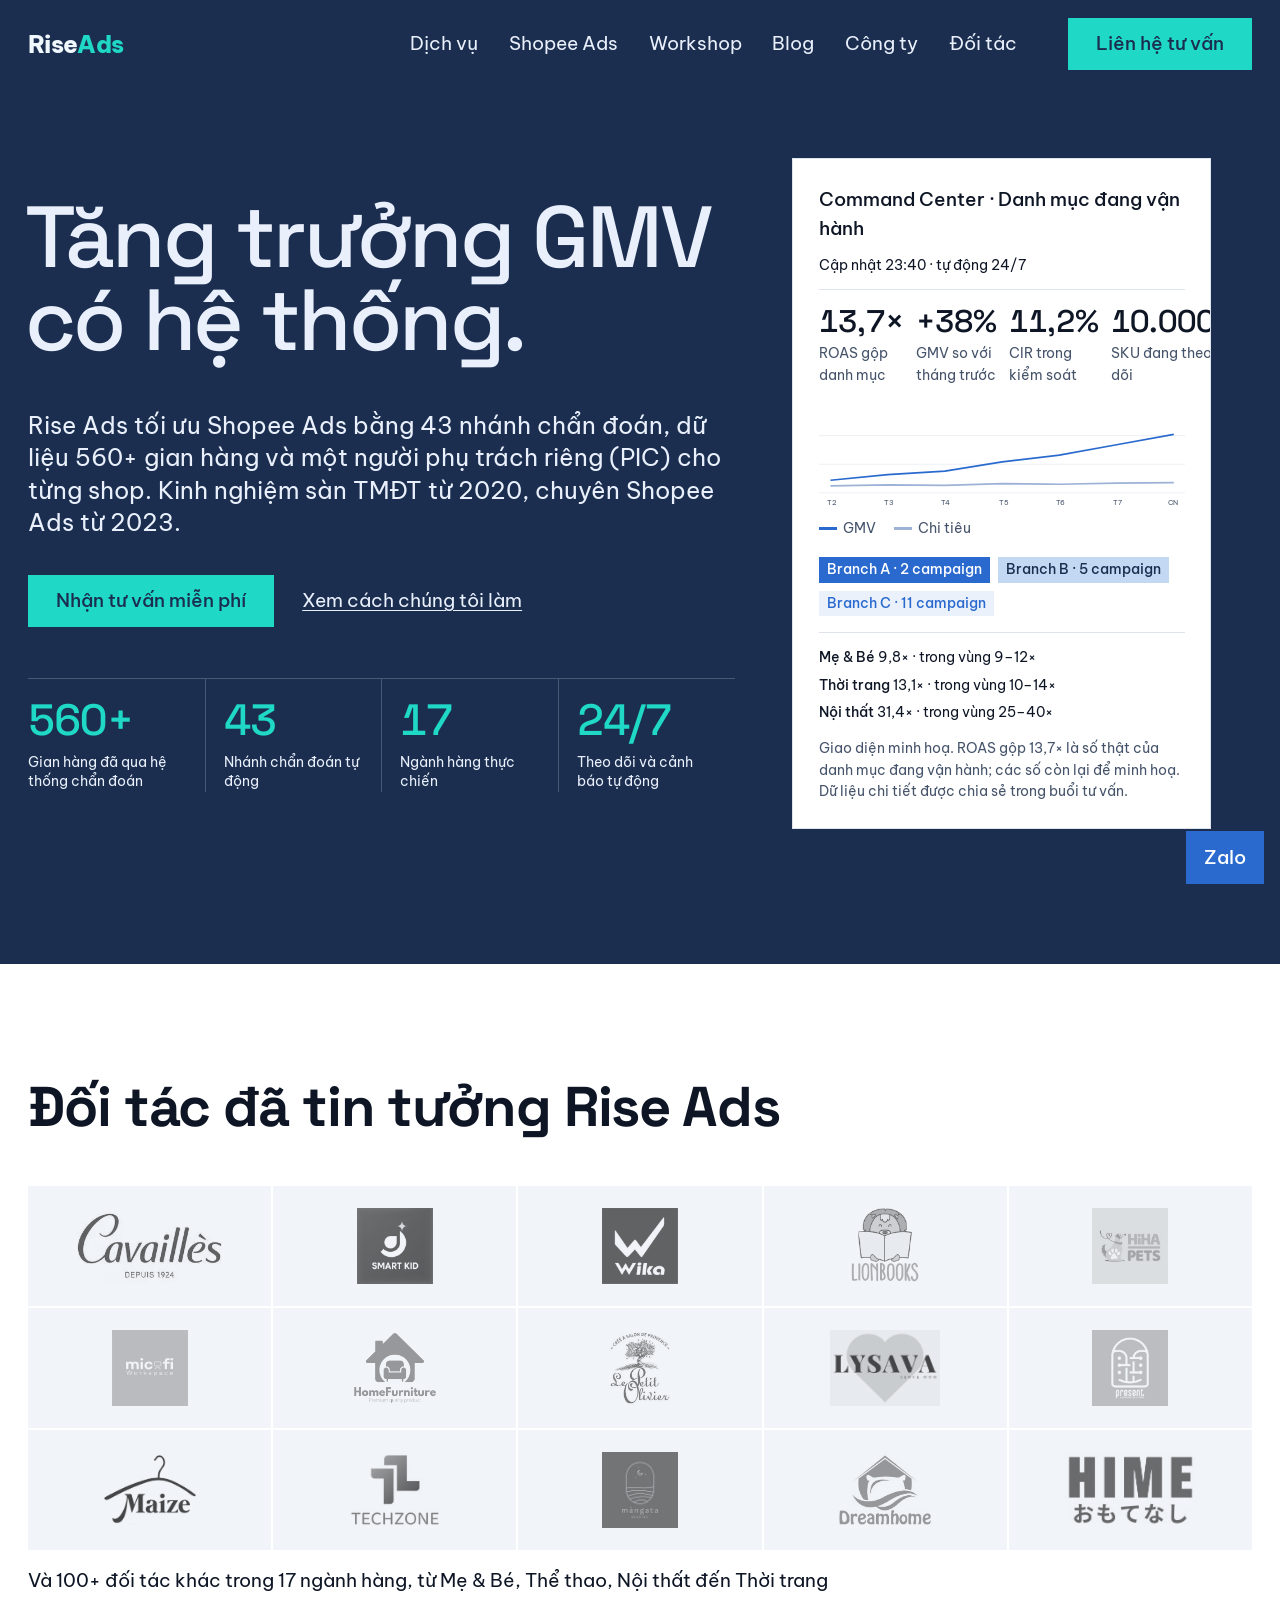
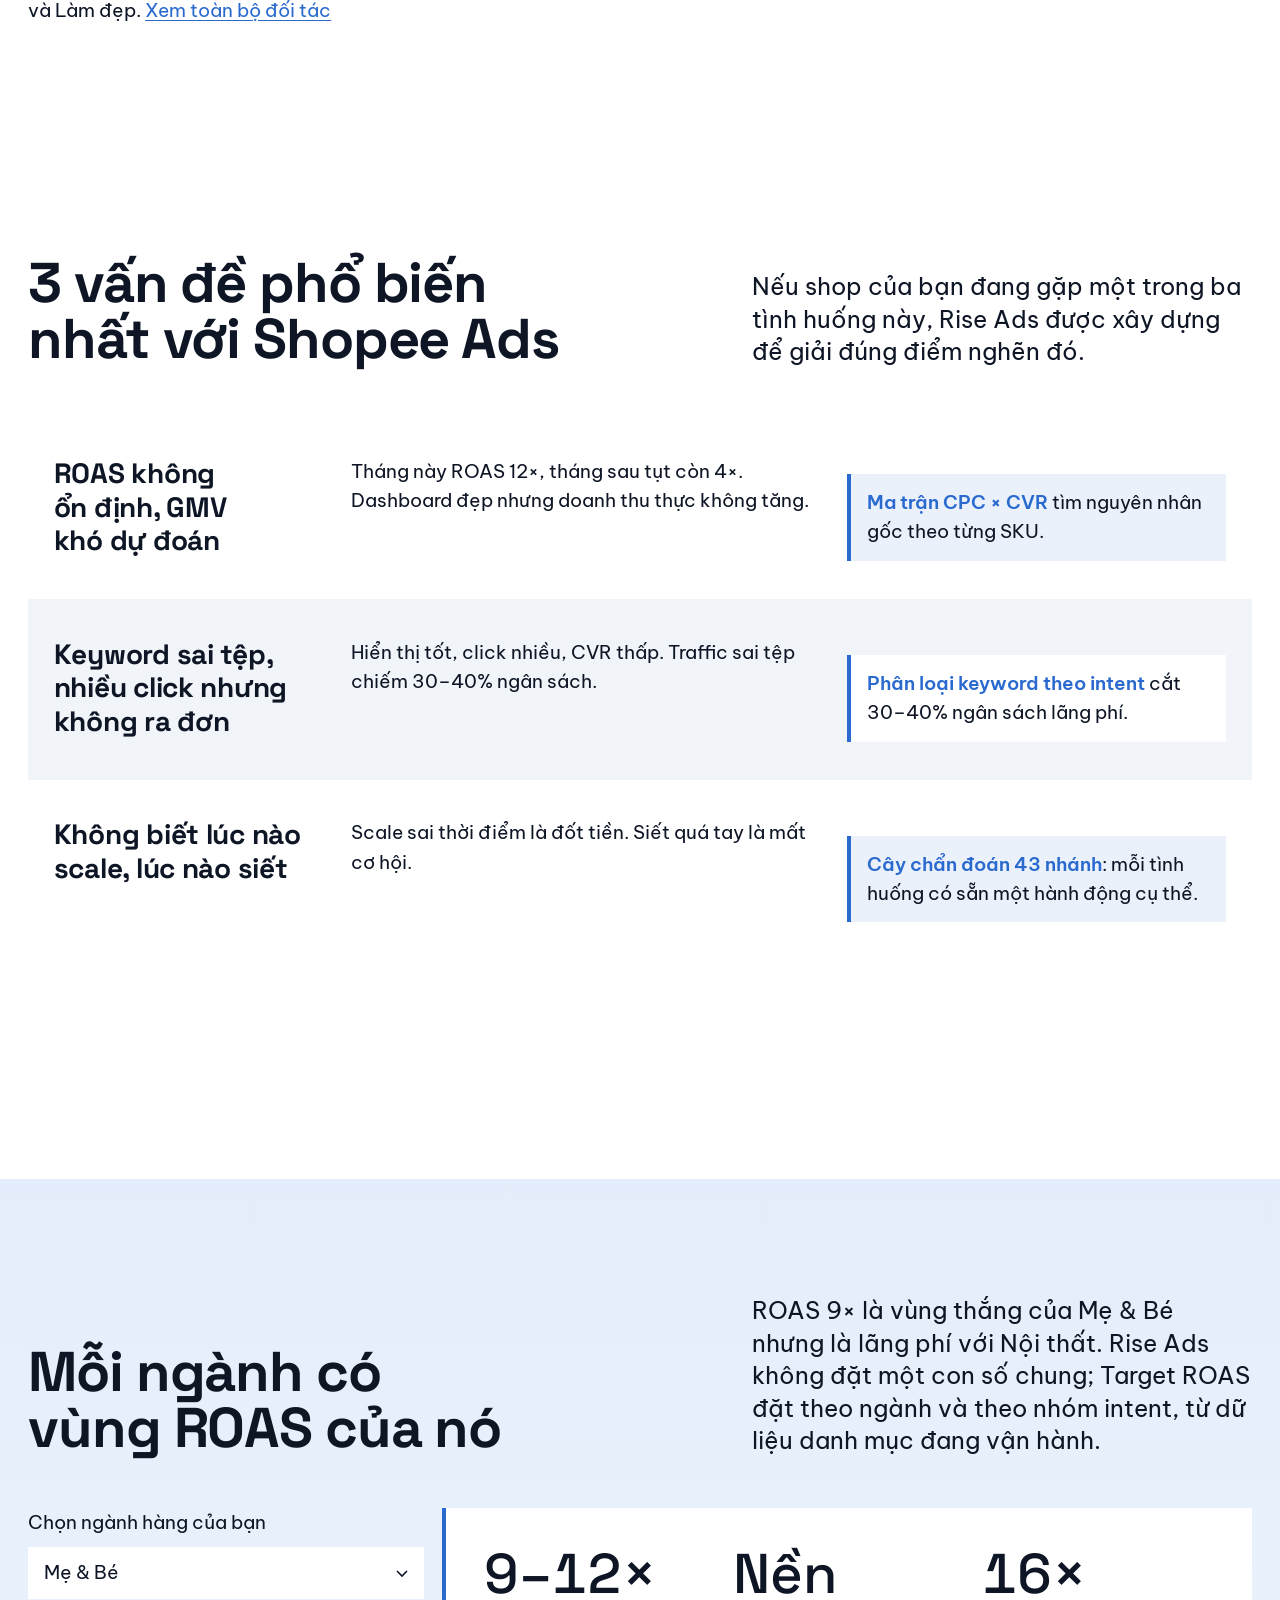
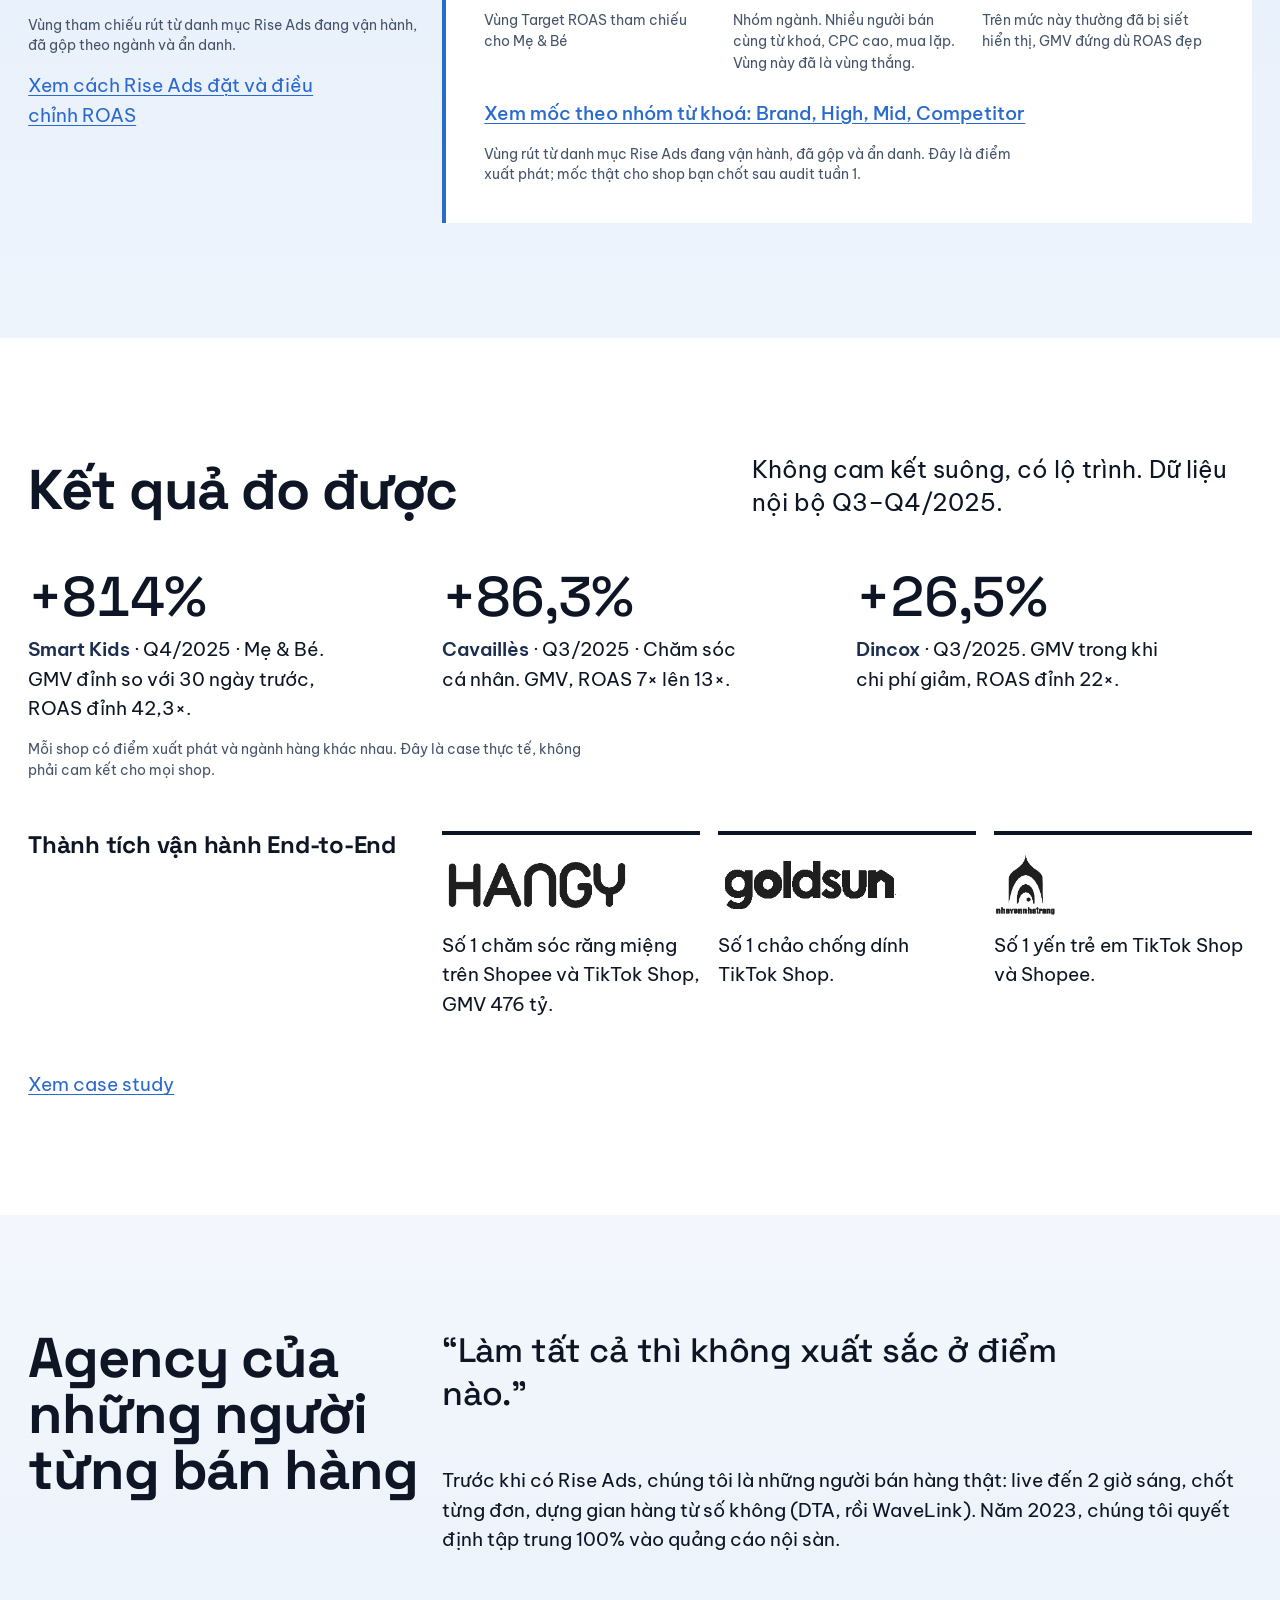
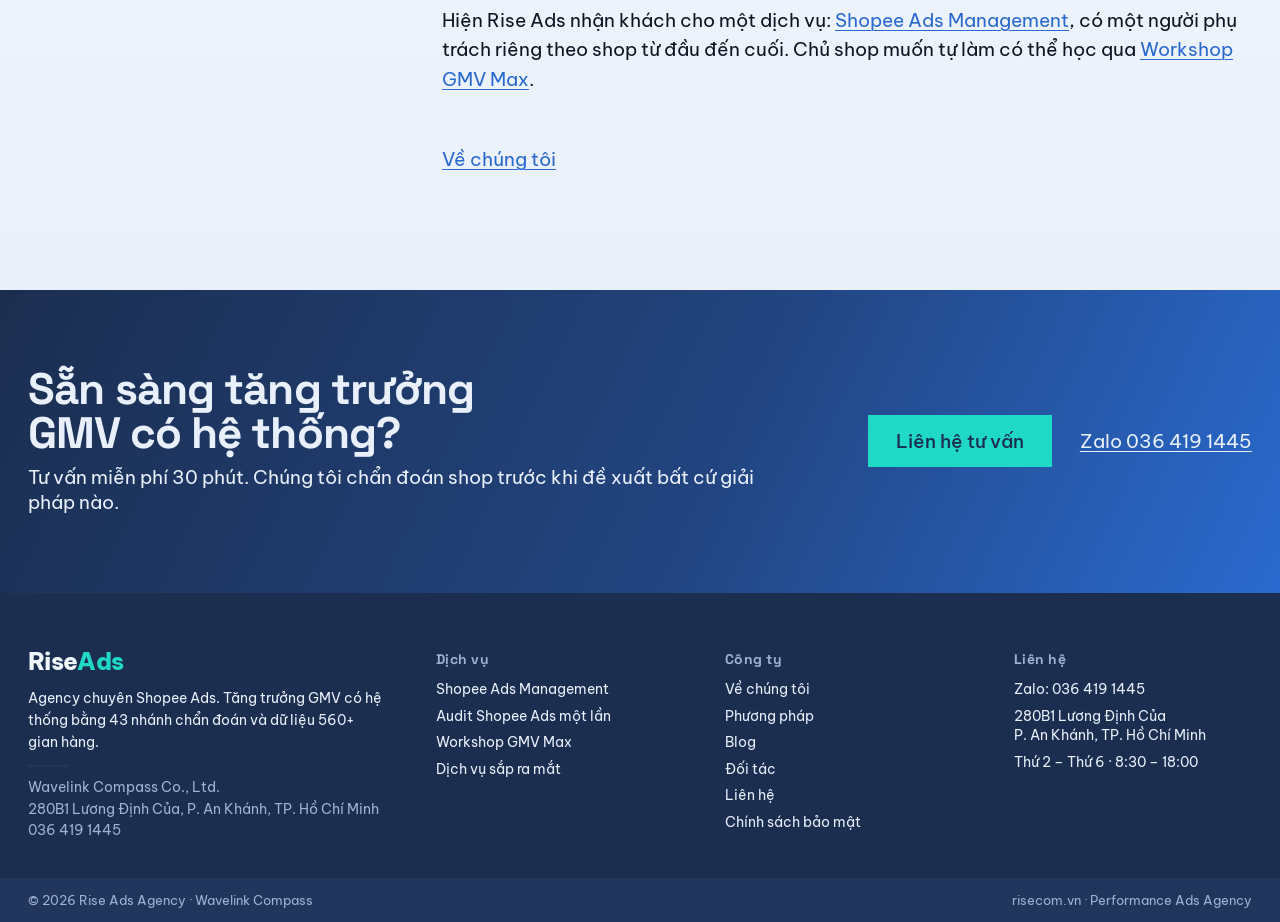
<file: index.html>
<!doctype html>
<!-- TỰ SINH từ src/index.html bằng tools/build_site.py. Đừng sửa file này: sửa chữ cố định trong src/, sửa thông tin chung ở risecom.vn/admin (Thông tin website). -->
<html lang="vi">
<head>
<meta charset="utf-8">
<meta name="viewport" content="width=device-width, initial-scale=1">
<title>Rise Ads Agency – Dịch vụ Shopee Ads tăng trưởng GMV có hệ thống</title>
<meta name="description" content="Agency chuyên Shopee Ads. 43 nhánh chẩn đoán, dữ liệu 560+ gian hàng, người phụ trách riêng từng shop. Tư vấn miễn phí 30 phút.">
<meta name="theme-color" content="#1b2e50">
<meta property="og:title" content="Rise Ads Agency – Dịch vụ Shopee Ads tăng trưởng GMV có hệ thống">
<meta property="og:description" content="43 nhánh chẩn đoán, dữ liệu 560+ gian hàng, vùng ROAS theo ngành hàng và intent. Tư vấn miễn phí 30 phút.">
<meta property="og:image" content="og/home.png">
<link rel="icon" href="favicon.svg" type="image/svg+xml">
<link rel="preconnect" href="https://fonts.googleapis.com">
<link rel="preconnect" href="https://fonts.gstatic.com" crossorigin>
<link href="https://fonts.googleapis.com/css2?family=Be+Vietnam+Pro:wght@400;500;600;800&family=Space+Grotesk:wght@500;700&display=swap" rel="stylesheet">
<link rel="stylesheet" href="styles.css?v=20261104k">
</head>
<body>

<div class="topbar field-navy">
  <header class="nav wrap">
    <a class="mark" href="index.html" aria-label="RiseAds, trang chủ">Rise<b>Ads</b></a>
    <nav class="nav-links" aria-label="Chính">
      <a href="services.html">Dịch vụ</a>
      <a href="shopee-ads.html">Shopee Ads</a>
      <a href="workshop.html">Workshop</a>
      <a href="blog.html">Blog</a>
      <a href="company.html">Công ty</a>
      <a href="clients.html">Đối tác</a>
    </nav>
    <div class="nav-act">
      <button class="btn" type="button" data-modal="tu-van">Liên hệ tư vấn</button>
      <button class="menu-btn" type="button" aria-expanded="false" aria-controls="sheet">Menu</button>
    </div>
  </header>
</div>
<div class="field-navy">

  <section class="hero" aria-labelledby="h1">
    <div class="wrap grid">
      <div class="hero-text">
        <h1 id="h1">Tăng trưởng GMV<br>có hệ thống.</h1>
        <p class="lead">Rise Ads tối ưu Shopee Ads bằng 43 nhánh chẩn đoán, dữ liệu 560+ gian hàng và một người phụ trách riêng (PIC) cho từng shop. Kinh nghiệm sàn TMĐT từ 2020, chuyên Shopee Ads từ 2023.</p>
        <div class="actions">
          <button class="btn" type="button" data-modal="tu-van">Nhận tư vấn miễn phí</button>
          <a class="link" href="shopee-ads.html">Xem cách chúng tôi làm</a>
        </div>
        <ul class="hero-stats" aria-label="Những con số chính">
          <li><b>560+</b><span>Gian hàng đã qua hệ thống chẩn đoán</span></li>
          <li><b>43</b><span>Nhánh chẩn đoán tự động</span></li>
          <li><b>17</b><span>Ngành hàng thực chiến</span></li>
          <li><b>24/7</b><span>Theo dõi và cảnh báo tự động</span></li>
        </ul>
      </div>
      <figure class="hero-media drift">
        <!-- Thay khối data-ui này bằng ảnh chụp Command Center thật (ẩn danh) khi Tuấn duyệt, xem 02 › I5 -->
        <div data-ui aria-label="Command Center của Rise Ads, số liệu minh hoạ">
          <div class="ui-head"><b>Command Center · Danh mục đang vận hành</b><span>Cập nhật 23:40 · tự động 24/7</span></div>
          <div class="ui-kpis">
            <div><b>13,7×</b><span>ROAS gộp danh mục</span></div>
            <div><b>+38%</b><span>GMV so với tháng trước</span></div>
            <div><b>11,2%</b><span>CIR trong kiểm soát</span></div>
            <div><b>10.000</b><span>SKU đang theo dõi</span></div>
          </div>
          <div class="ui-chart">
            <svg viewBox="0 0 640 180" role="img" aria-label="Xu hướng 7 ngày: GMV tăng dần, chi tiêu giữ phẳng">
              <g stroke="#dfe4ec" stroke-width="1"><line x1="0" y1="150" x2="640" y2="150"/><line x1="0" y1="100" x2="640" y2="100"/><line x1="0" y1="50" x2="640" y2="50"/></g>
              <polyline fill="none" stroke="#2a6acf" stroke-width="3" points="20,128 120,118 220,112 320,96 420,84 520,66 620,48"/>
              <polyline fill="none" stroke="#9db2d6" stroke-width="3" points="20,138 120,136 220,137 320,134 420,135 520,133 620,132"/>
              <g fill="#46546b" font-size="12" font-family="Be Vietnam Pro, Arial"><text x="14" y="172">T2</text><text x="114" y="172">T3</text><text x="214" y="172">T4</text><text x="314" y="172">T5</text><text x="414" y="172">T6</text><text x="514" y="172">T7</text><text x="610" y="172">CN</text></g>
            </svg>
            <div class="ui-legend"><span><i style="background:#2a6acf"></i>GMV</span><span><i style="background:#9db2d6"></i>Chi tiêu</span></div>
          </div>
          <div class="ui-branches"><span class="tag-risk">Branch A · 2 campaign</span><span class="tag-warn">Branch B · 5 campaign</span><span class="tag-ok">Branch C · 11 campaign</span></div>
          <div class="ui-row"><span><b>Mẹ &amp; Bé</b> 9,8× · trong vùng 9–12×</span><span><b>Thời trang</b> 13,1× · trong vùng 10–14×</span><span><b>Nội thất</b> 31,4× · trong vùng 25–40×</span></div>
          <p class="ui-foot">Giao diện minh hoạ. ROAS gộp 13,7× là số thật của danh mục đang vận hành; các số còn lại để minh hoạ. Dữ liệu chi tiết được chia sẻ trong buổi tư vấn.</p>
        </div>
      </figure>
    </div>
  </section>
</div>

<!-- Khách hàng (đưa lên ngay sau hero để khách thấy uy tín sớm) -->
<section aria-labelledby="h-kh">
  <div class="wrap">
    <h2 id="h-kh" class="reveal">Đối tác đã tin tưởng Rise Ads</h2>
    <!-- 15 logo đầu của danh sách Shopee Ads (trang Đối tác) -->
    <ul class="brands brands--logo reveal" aria-label="15 đối tác">
      <li><img src="assets/logos/ads/cavailles.png" alt="Cavaillès" width="276" height="135" loading="lazy"></li>
      <li><img src="assets/logos/ads/smart-kids.png" alt="Smart Kids" width="480" height="480" loading="lazy"></li>
      <li><img src="assets/logos/ads/wika.png" alt="Wika" width="480" height="480" loading="lazy"></li>
      <li><img src="assets/logos/ads/lion-books.png" alt="Lion Books" width="454" height="480" loading="lazy"></li>
      <li><img src="assets/logos/ads/hihapet.png" alt="Hihapet" width="480" height="480" loading="lazy"></li>
      <li><img src="assets/logos/ads/micofi.png" alt="Micofi Workspace" width="480" height="480" loading="lazy"></li>
      <li><img src="assets/logos/ads/home-furniture.png" alt="Home Furniture" width="345" height="299" loading="lazy"></li>
      <li><img src="assets/logos/ads/le-petit-olivier.png" alt="Le Petit Olivier" width="238" height="283" loading="lazy"></li>
      <li><img src="assets/logos/ads/lysava.png" alt="Lysava" width="480" height="331" loading="lazy"></li>
      <li><img src="assets/logos/ads/present13.png" alt="Present13" width="480" height="480" loading="lazy"></li>
      <li><img src="assets/logos/ads/the-maize.png" alt="The Maize" width="480" height="371" loading="lazy"></li>
      <li><img src="assets/logos/ads/techzone.png" alt="Techzone Audio" width="480" height="388" loading="lazy"></li>
      <li><img src="assets/logos/ads/mangata-bedding.png" alt="Mangata Bedding" width="320" height="320" loading="lazy"></li>
      <li><img src="assets/logos/ads/dream-home-bedding.png" alt="Dream Home Bedding" width="321" height="249" loading="lazy"></li>
      <li><img src="assets/logos/ads/hime-store.png" alt="Hime Store" width="301" height="172" loading="lazy"></li>
    </ul>
    <p class="mt-s reveal">Và 100+ đối tác khác trong 17 ngành hàng, từ Mẹ &amp; Bé, Thể thao, Nội thất đến Thời trang và Làm đẹp. <a href="clients.html">Xem toàn bộ đối tác</a></p>
  </div>
</section>

<!-- Ba bài toán -->
<section aria-labelledby="h-bt">
  <div class="wrap">
    <div class="sec-head reveal">
      <h2 id="h-bt">3 vấn đề phổ biến nhất với Shopee Ads</h2>
      <p class="lead">Nếu shop của bạn đang gặp một trong ba tình huống này, Rise Ads được xây dựng để giải đúng điểm nghẽn đó.</p>
    </div>
    <ol class="rows">
      <li class="reveal">
        <h3>ROAS không ổn định, GMV khó dự đoán</h3>
        <p class="r-body">Tháng này ROAS 12×, tháng sau tụt còn 4×. Dashboard đẹp nhưng doanh thu thực không tăng.</p>
        <p class="r-side"><b>Ma trận CPC × CVR</b> tìm nguyên nhân gốc theo từng SKU.</p>
      </li>
      <li class="reveal">
        <h3>Keyword sai tệp, nhiều click nhưng không ra đơn</h3>
        <p class="r-body">Hiển thị tốt, click nhiều, CVR thấp. Traffic sai tệp chiếm 30–40% ngân sách.</p>
        <p class="r-side"><b>Phân loại keyword theo intent</b> cắt 30–40% ngân sách lãng phí.</p>
      </li>
      <li class="reveal">
        <h3>Không biết lúc nào scale, lúc nào siết</h3>
        <p class="r-body">Scale sai thời điểm là đốt tiền. Siết quá tay là mất cơ hội.</p>
        <p class="r-side"><b>Cây chẩn đoán 43 nhánh</b>: mỗi tình huống có sẵn một hành động cụ thể.</p>
      </li>
    </ol>
    <div class="actions mt reveal">
      <button class="btn" type="button" data-modal="tu-van">Tôi đang gặp bài toán này</button>
      <span class="small">Audit trước, đề xuất sau. Phản hồi trong 24 giờ.</span>
    </div>
  </div>
</section>

<!-- Vùng ROAS theo ngành · live thing -->
<section class="field-sky" aria-labelledby="h-roas">
  <div class="wrap">
    <div class="sec-head reveal">
      <h2 id="h-roas">Mỗi ngành có vùng ROAS của nó</h2>
      <p class="lead">ROAS 9× là vùng thắng của Mẹ &amp; Bé nhưng là lãng phí với Nội thất. Rise Ads không đặt một con số chung; Target ROAS đặt theo ngành và theo nhóm intent, từ dữ liệu danh mục đang vận hành.</p>
    </div>
    <div class="picker reveal" data-picker="compact">
      <div class="p-ctl">
        <label for="pick-industry">Chọn ngành hàng của bạn</label>
        <select id="pick-industry" name="industry">
          <option value="me-be">Mẹ &amp; Bé</option>
          <option value="thoi-trang">Thời trang</option>
          <option value="noi-that">Nội thất / Bàn ghế</option>
        </select>
        <p class="small mt-s">Vùng tham chiếu rút từ danh mục Rise Ads đang vận hành, đã gộp theo ngành và ẩn danh.</p>
        <p class="mt-s"><a href="shopee-ads.html#tru-cot">Xem cách Rise Ads đặt và điều chỉnh ROAS</a></p>
      </div>
      <div class="p-out panel"></div>
      <div class="p-static c-full">
        <table class="tbl tbl-stack">
          <thead><tr><th>Nhóm ngành</th><th>Ngành</th><th class="r">Vùng ROAS tham chiếu</th></tr></thead>
          <tbody>
            <tr><td class="k" data-l="Nhóm">Nền</td><td data-l="Ngành">Mẹ &amp; Bé · Thực phẩm &amp; Đồ uống</td><td class="r" data-l="Vùng">9–12×</td></tr>
            <tr><td class="k" data-l="Nhóm">Trung</td><td data-l="Ngành">Thể thao · Thời trang · Làm đẹp · Gia dụng · Điện tử · Sách · Vật tư điện lạnh · Học tập</td><td class="r" data-l="Vùng">10–15×</td></tr>
            <tr><td class="k" data-l="Nhóm">Cao</td><td data-l="Ngành">Nội thất · Thiết bị điện / Văn phòng · Giày dép · Chăn ga gối</td><td class="r" data-l="Vùng">17–40×</td></tr>
          </tbody>
        </table>
      </div>
    </div>
  </div>
</section>

<!-- Kết quả -->
<section aria-labelledby="h-kq">
  <div class="wrap">
    <div class="sec-head reveal">
      <h2 id="h-kq">Kết quả đo được</h2>
      <p class="lead">Không cam kết suông, có lộ trình. Dữ liệu nội bộ Q3–Q4/2025.</p>
    </div>
    <div class="numbers reveal">
      <div><span class="num">+814%</span><p><b>Smart Kids</b> · Q4/2025 · Mẹ &amp; Bé. GMV đỉnh so với 30 ngày trước, ROAS đỉnh 42,3×.</p></div>
      <div><span class="num">+86,3%</span><p><b>Cavaillès</b> · Q3/2025 · Chăm sóc cá nhân. GMV, ROAS 7× lên 13×.</p></div>
      <div><span class="num">+26,5%</span><p><b>Dincox</b> · Q3/2025. GMV trong khi chi phí giảm, ROAS đỉnh 22×.</p></div>
    </div>
    <p class="note mt-s reveal">Mỗi shop có điểm xuất phát và ngành hàng khác nhau. Đây là case thực tế, không phải cam kết cho mọi shop.</p>
    <div class="grid mt">
      <div class="c-lead reveal"><h3>Thành tích vận hành End-to-End</h3></div>
      <div class="c-body reveal">
        <ul class="tl tl--3">
          <li><img class="ops-logo" src="assets/logos/ops/ops-hangy.png" alt="Hangy" width="307" height="97" loading="lazy"><p>Số 1 chăm sóc răng miệng trên Shopee và TikTok Shop, GMV 476 tỷ.</p></li>
          <li><img class="ops-logo" src="assets/logos/ops/ops-goldsun.png" alt="Goldsun" width="308" height="99" loading="lazy"><p>Số 1 chảo chống dính TikTok Shop.</p></li>
          <li><img class="ops-logo" src="assets/logos/ops/ops-nha-yen-nha-trang.png" alt="Nhà Yến Nha Trang" width="223" height="225" loading="lazy"><p>Số 1 yến trẻ em TikTok Shop và Shopee.</p></li>
        </ul>
      </div>
    </div>
    <p class="mt reveal"><a href="clients.html#case">Xem case study</a></p>
  </div>
</section>

<!-- Về Rise Ads (gộp: giới thiệu + dịch vụ; 4 trụ cột và 5 giá trị nằm ở trang Shopee Ads và Công ty) -->
<section class="surface" aria-labelledby="h-ve">
  <div class="wrap grid">
    <div class="c-lead reveal">
      <h2 id="h-ve">Agency của những người từng bán hàng</h2>
    </div>
    <div class="c-body stack reveal">
      <blockquote class="statement">“Làm tất cả thì không xuất sắc ở điểm nào.”</blockquote>
      <p>Trước khi có Rise Ads, chúng tôi là những người bán hàng thật: live đến 2 giờ sáng, chốt từng đơn, dựng gian hàng từ số không (DTA, rồi WaveLink). Năm 2023, chúng tôi quyết định tập trung 100% vào quảng cáo nội sàn.</p>
      <p>Hiện Rise Ads nhận khách cho một dịch vụ: <a href="shopee-ads.html">Shopee Ads Management</a>, có một người phụ trách riêng theo shop từ đầu đến cuối. Chủ shop muốn tự làm có thể học qua <a href="workshop.html">Workshop GMV Max</a>.</p>
      <p><a href="company.html">Về chúng tôi</a></p>
    </div>
  </div>
</section>

<!-- CTA cuối -->
<section class="field-navy cta-band" aria-labelledby="h-cta">
  <div class="wrap">
    <div class="cta-text reveal">
      <h2 id="h-cta">Sẵn sàng tăng trưởng GMV có hệ thống?</h2>
      <p class="lead mt-s">Tư vấn miễn phí 30 phút. Chúng tôi chẩn đoán shop trước khi đề xuất bất cứ giải pháp nào.</p>
    </div>
    <div class="actions cta-act">
        <button class="btn" type="button" data-modal="tu-van">Liên hệ tư vấn</button>
        <a class="link" href="https://zalo.me/0364191445">Zalo 036 419 1445</a>
      </div>
  </div>
</section>

<footer class="field-navy foot">
  <div class="wrap">
    <div class="foot-grid">
      <div class="foot-brand">
        <a class="mark" href="index.html">Rise<b>Ads</b></a>
        <p class="mt-s">Agency chuyên Shopee Ads. Tăng trưởng GMV có hệ thống bằng 43 nhánh chẩn đoán và dữ liệu 560+ gian hàng.</p>
        <p class="foot-legal">Wavelink Compass Co., Ltd.<br>280B1 Lương Định Của, P. An Khánh, TP. Hồ Chí Minh<br>036 419 1445</p>
      </div>
      <nav class="foot-col" aria-label="Dịch vụ">
        <h4>Dịch vụ</h4>
        <a href="shopee-ads.html">Shopee Ads Management</a>
        <a href="services.html#h-audit">Audit Shopee Ads một lần</a>
        <a href="workshop.html">Workshop GMV Max</a>
        <a href="services.html#sap-ra-mat">Dịch vụ sắp ra mắt</a>
      </nav>
      <nav class="foot-col" aria-label="Công ty">
        <h4>Công ty</h4>
        <a href="company.html">Về chúng tôi</a>
        <a href="shopee-ads.html#quy-trinh">Phương pháp</a>
        <a href="blog.html">Blog</a>
        <a href="clients.html">Đối tác</a>
        <a href="contact.html">Liên hệ</a>
        <a href="contact.html#bao-mat">Chính sách bảo mật</a>
      </nav>
      <div class="foot-col">
        <h4>Liên hệ</h4>
        <a href="https://zalo.me/0364191445">Zalo: 036 419 1445</a>
        <p>280B1 Lương Định Của<br>P. An Khánh, TP. Hồ Chí Minh</p>
        <p>Thứ 2 – Thứ 6 · 8:30 – 18:00</p>
      </div>
    </div>
    <div class="foot-end">
      <span>© 2026 Rise Ads Agency · Wavelink Compass</span>
      <span>risecom.vn · Performance Ads Agency</span>
    </div>
  </div>
</footer>
<div id="sheet" class="sheet" hidden tabindex="-1">
  <div class="sheet-top"><a class="mark" href="index.html">Rise<b>Ads</b></a><button class="link sheet-close" type="button">Đóng</button></div>
  <nav aria-label="Menu điện thoại"><a href="services.html">Dịch vụ</a><a href="shopee-ads.html">Shopee Ads</a><a href="workshop.html">Workshop</a><a href="blog.html">Blog</a><a href="company.html">Công ty</a><a href="clients.html">Đối tác</a><a href="contact.html">Liên hệ</a></nav>
  <p class="sheet-foot"><a href="https://zalo.me/0364191445">Zalo 036 419 1445</a></p>
</div>

<dialog id="contact-modal" class="modal" aria-labelledby="m-title">
  <div class="m-in">
    <div class="m-top"><div><h2 id="m-title">Tư vấn miễn phí 30 phút</h2><p class="small mt-s">Chúng tôi chẩn đoán shop trước khi đề xuất. Phản hồi trong 24 giờ làm việc.</p></div><button class="link" type="button" data-modal-close>Đóng</button></div>
    <form class="form" data-form novalidate>
      <div><label for="m-name">Tên / Công ty</label><input id="m-name" name="name" required autocomplete="name"></div>
      <div><label for="m-phone">Số Zalo</label><input id="m-phone" name="phone" type="tel" required inputmode="tel" autocomplete="tel" aria-describedby="m-phone-h"><p id="m-phone-h" class="hint small">Zalo là kênh ưu tiên, phản hồi nhanh nhất.</p></div>
      <div><label for="m-service">Dịch vụ quan tâm</label><select id="m-service" name="service"><option value="tu-van">Shopee Ads Management</option><option value="bao-gia">Báo giá Shopee Ads Management</option><option value="audit">Audit Shopee Ads (1 lần)</option><option value="khac">Khác</option></select></div>
      <div><label for="m-ind">Ngành hàng</label><select id="m-ind" name="industry"><option value="">Chọn ngành</option></select></div>
      <div><label for="m-spend">Chi phí Ads / tháng</label><input id="m-spend" name="ads_spend" inputmode="decimal" placeholder="VD: 60 triệu"></div>
      <div><label for="m-rev">Doanh thu từ Ads / tháng</label><input id="m-rev" name="ads_revenue" inputmode="decimal" placeholder="VD: 400 triệu"><p class="roas-out small" aria-live="polite"></p></div>
      <div class="f-full"><label for="m-issue">Vấn đề đang gặp</label><textarea id="m-issue" name="issue" placeholder="ROAS không ổn định, keyword sai tệp, muốn scale nhưng không biết bắt đầu từ đâu..."></textarea></div>
      <div class="hp" aria-hidden="true"><label>Website<input name="website_url" tabindex="-1" autocomplete="off"></label></div>
      <p class="err f-full" aria-live="polite"></p>
      <div class="f-act actions"><button class="btn" type="submit">Gửi yêu cầu tư vấn</button><span class="small">Phản hồi trong 24 giờ làm việc</span></div>
      <p class="f-done" hidden></p>
    </form>
  </div>
</dialog>

<a class="zalo-fab" href="https://zalo.me/0364191445">Zalo</a>
<script src="app.js?v=20261104k" defer></script>
</body>
</html>
</file>
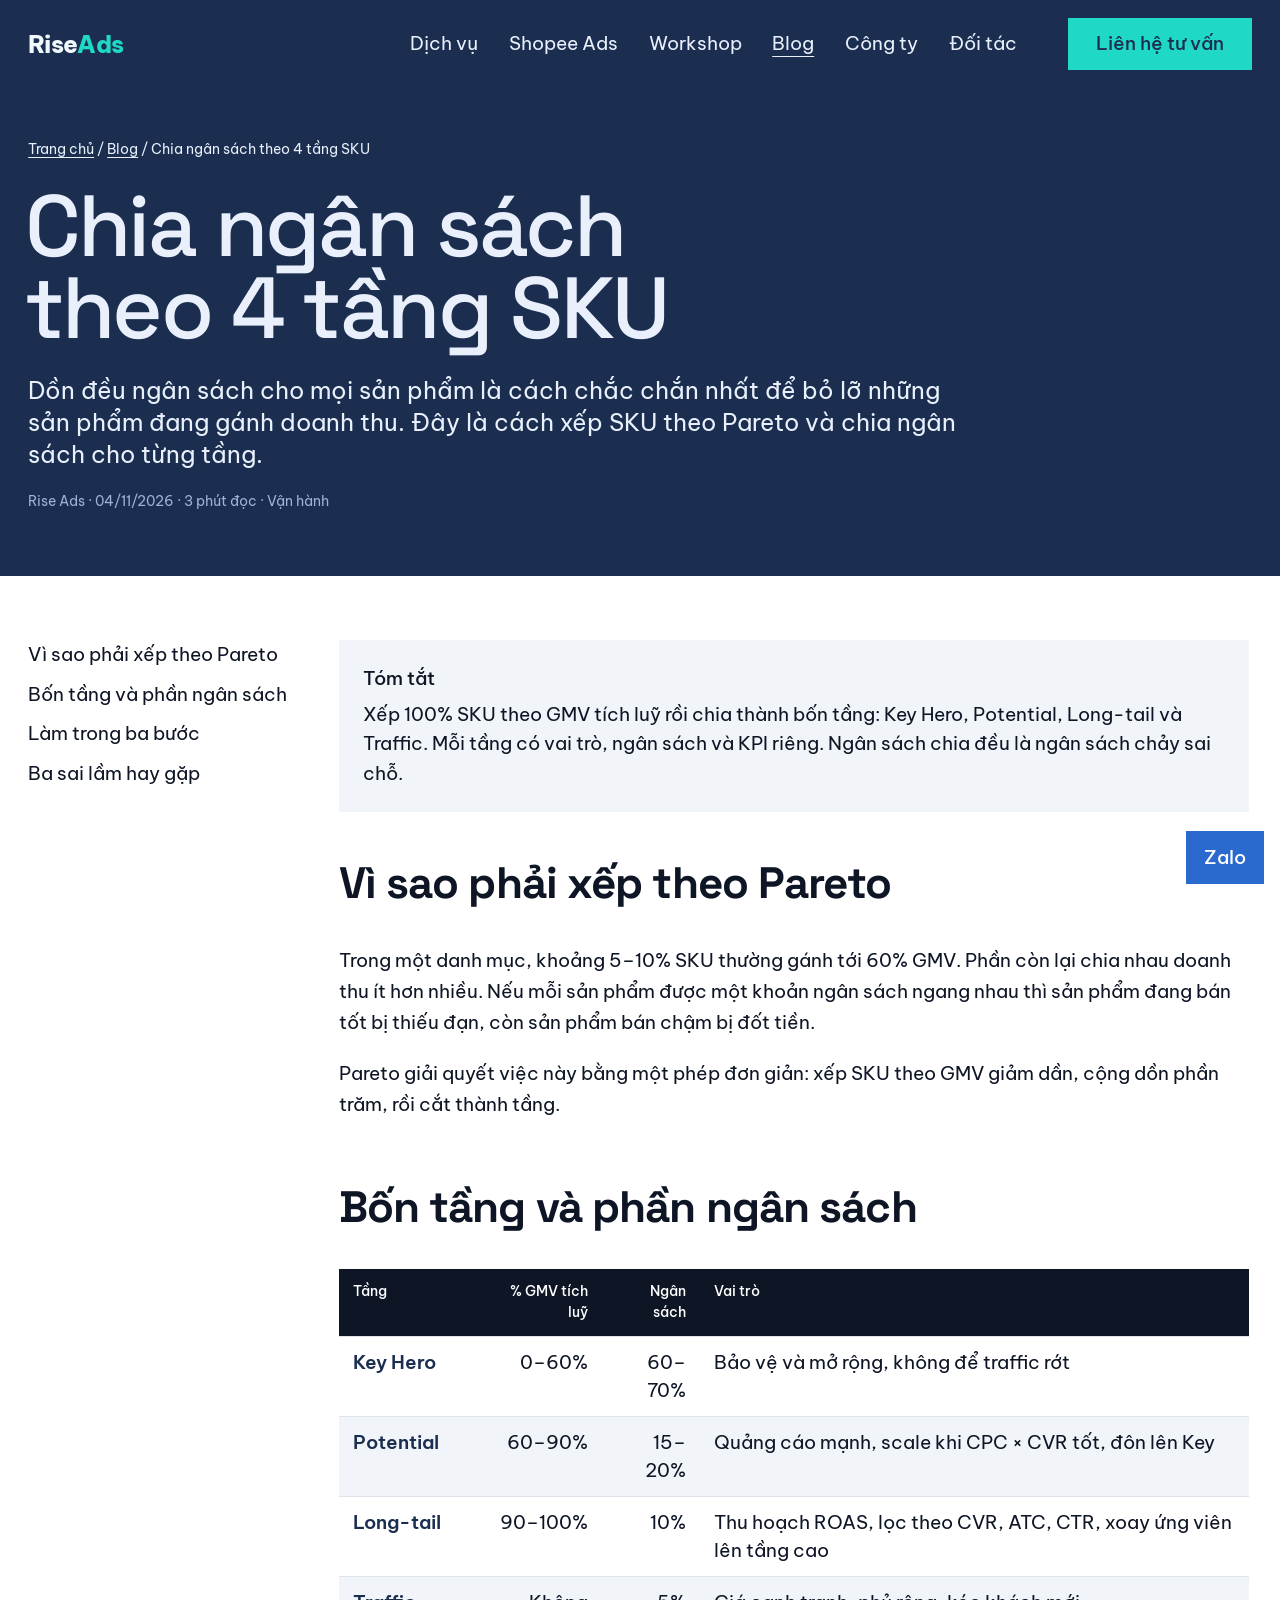
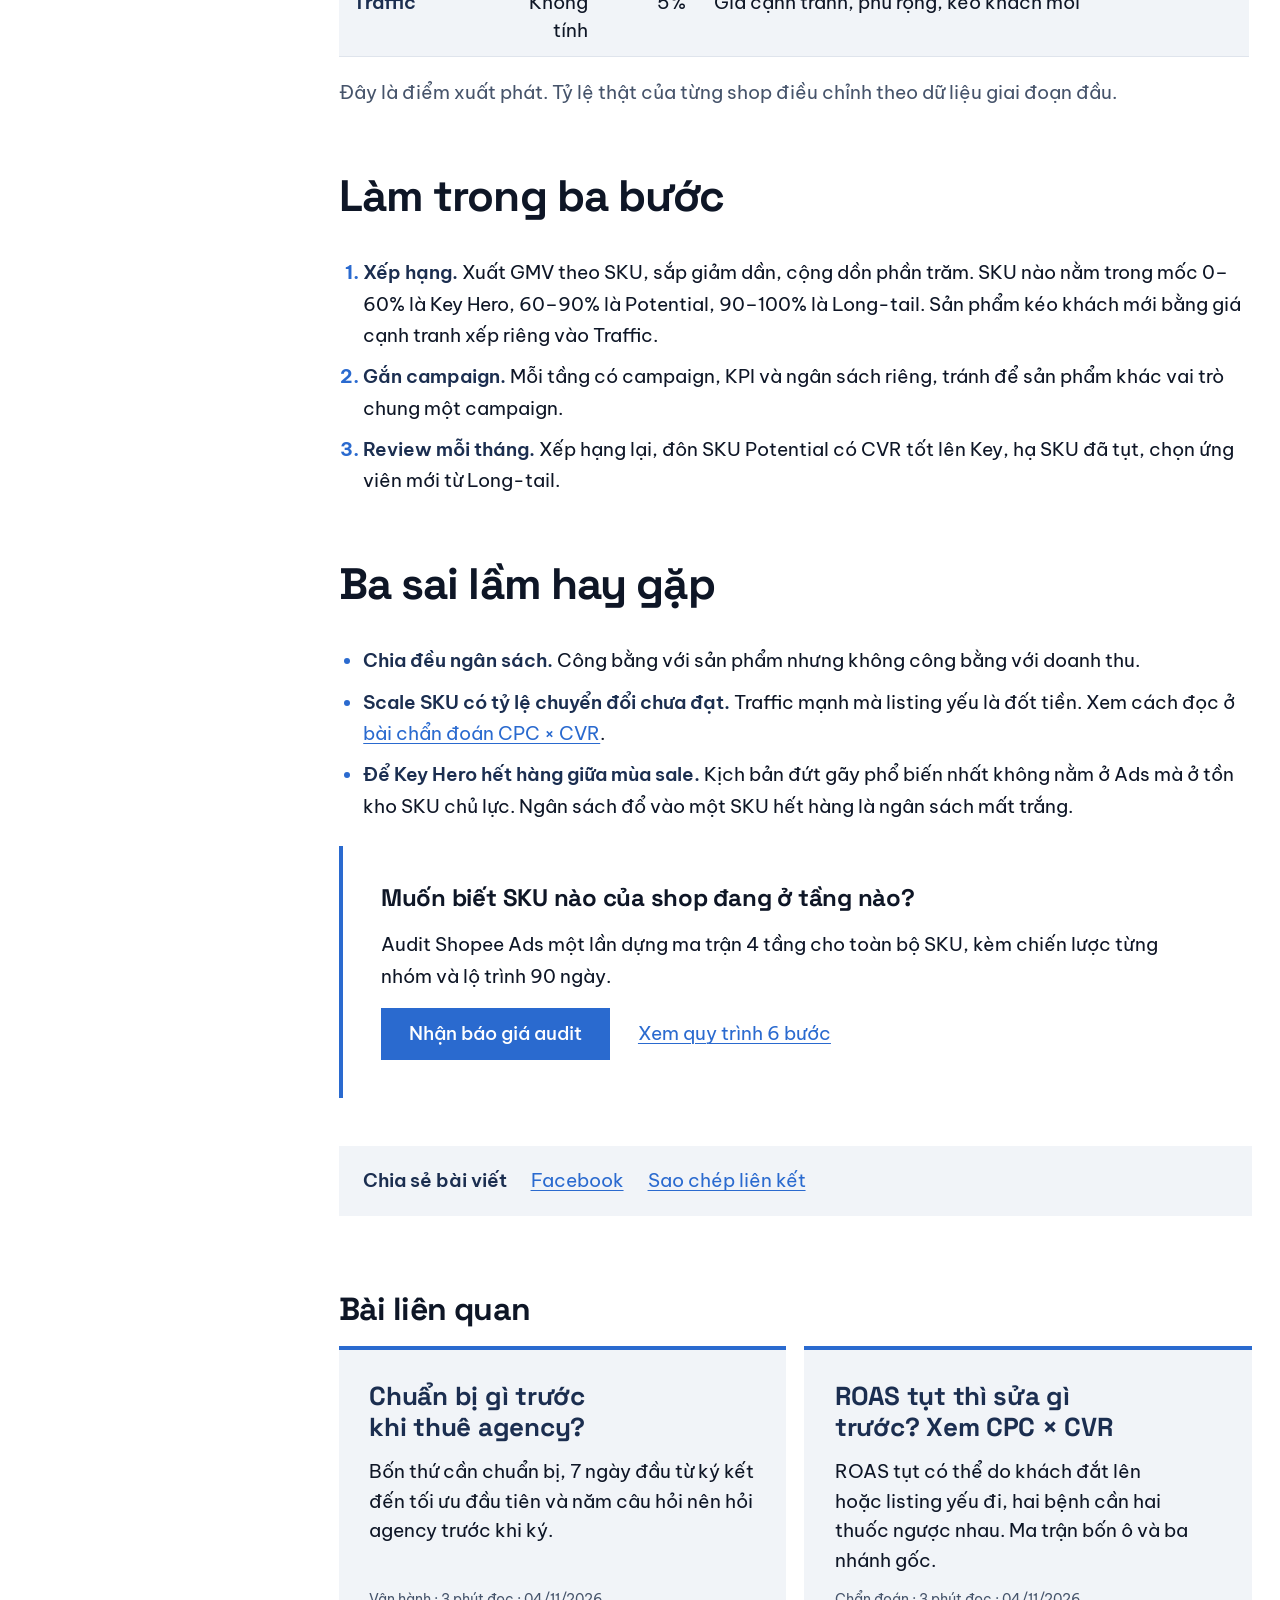
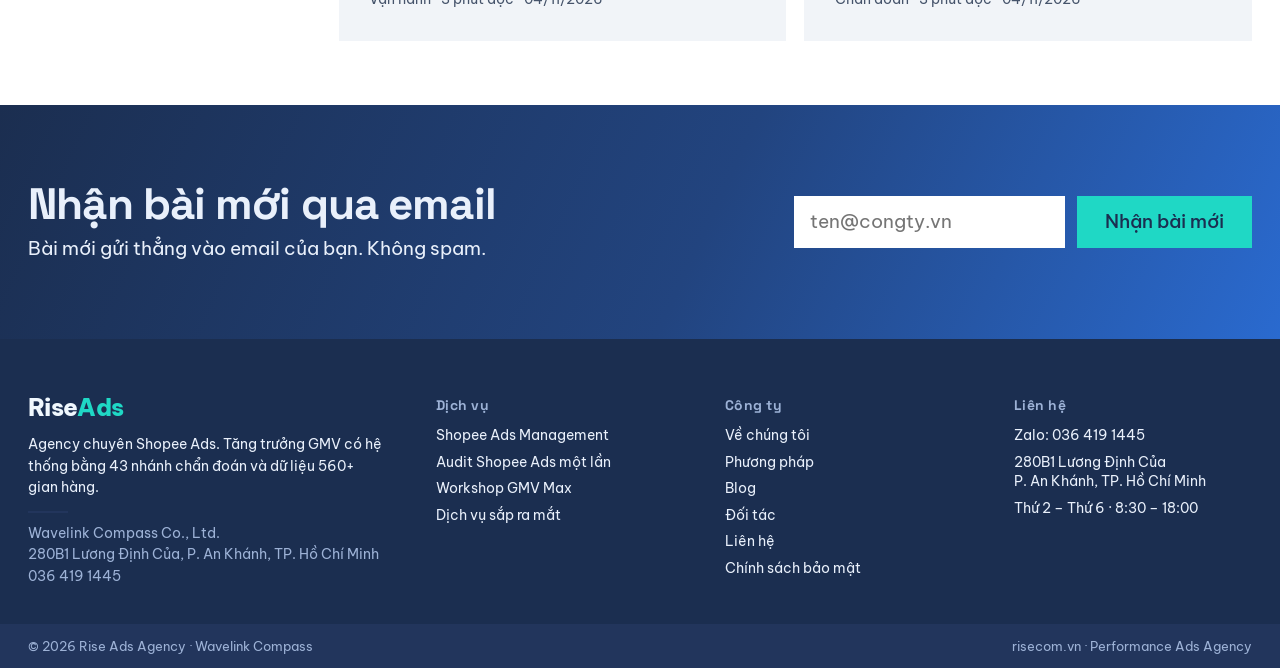
<file: blog-chia-ngan-sach-4-tang-sku.html>
<!doctype html>
<html lang="vi">
<head>
<meta charset="utf-8">
<meta name="viewport" content="width=device-width, initial-scale=1">
<title>Chia ngân sách Shopee Ads theo 4 tầng SKU Pareto: Key Hero, Potential, Long-tail, Traffic | Rise Ads</title>
<meta name="description" content="Cách xếp SKU Shopee theo Pareto GMV thành bốn tầng Key Hero, Potential, Long-tail, Traffic và chia ngân sách Ads cho từng tầng, kèm ba sai lầm thường gặp.">
<link rel="canonical" href="https://risecom.vn/blog-chia-ngan-sach-4-tang-sku.html">
<meta name="theme-color" content="#1b2e50">
<meta property="og:type" content="article">
<meta property="og:title" content="Chia ngân sách Shopee Ads theo 4 tầng SKU Pareto: Key Hero, Potential, Long-tail, Traffic">
<meta property="og:description" content="Cách xếp SKU Shopee theo Pareto GMV thành bốn tầng Key Hero, Potential, Long-tail, Traffic và chia ngân sách Ads cho từng tầng, kèm ba sai lầm thường gặp.">
<meta property="og:image" content="https://risecom.vn/assets/workshop/photo-1.jpg">
<meta property="og:url" content="https://risecom.vn/blog-chia-ngan-sach-4-tang-sku.html">
<link rel="icon" href="favicon.svg" type="image/svg+xml">
<link rel="preconnect" href="https://fonts.googleapis.com">
<link rel="preconnect" href="https://fonts.gstatic.com" crossorigin>
<link href="https://fonts.googleapis.com/css2?family=Be+Vietnam+Pro:wght@400;500;600;800&family=Space+Grotesk:wght@500;700&display=swap" rel="stylesheet">
<link rel="stylesheet" href="styles.css?v=20261104k">
<script type="application/ld+json">{"@context": "https://schema.org", "@type": "Article", "headline": "Chia ngân sách Shopee Ads theo 4 tầng SKU Pareto: Key Hero, Potential, Long-tail, Traffic", "description": "Cách xếp SKU Shopee theo Pareto GMV thành bốn tầng Key Hero, Potential, Long-tail, Traffic và chia ngân sách Ads cho từng tầng, kèm ba sai lầm thường gặp.", "datePublished": "2026-11-04", "dateModified": "2026-11-04", "inLanguage": "vi", "author": {"@type": "Organization", "name": "Rise Ads"}, "publisher": {"@type": "Organization", "name": "Rise Ads Agency", "url": "https://risecom.vn/"}, "mainEntityOfPage": "https://risecom.vn/blog-chia-ngan-sach-4-tang-sku.html", "image": "https://risecom.vn/assets/workshop/photo-1.jpg"}</script>
<script type="application/ld+json">{"@context": "https://schema.org", "@type": "BreadcrumbList", "itemListElement": [{"@type": "ListItem", "position": 1, "name": "Trang chủ", "item": "https://risecom.vn/"}, {"@type": "ListItem", "position": 2, "name": "Blog", "item": "https://risecom.vn/blog.html"}, {"@type": "ListItem", "position": 3, "name": "Chia ngân sách theo 4 tầng SKU", "item": "https://risecom.vn/blog-chia-ngan-sach-4-tang-sku.html"}]}</script>
</head>
<body>

<div class="topbar field-navy">
  <header class="nav wrap">
    <a class="mark" href="index.html" aria-label="RiseAds, trang chủ">Rise<b>Ads</b></a>
    <nav class="nav-links" aria-label="Chính">
      <a href="services.html">Dịch vụ</a>
      <a href="shopee-ads.html">Shopee Ads</a>
      <a href="workshop.html">Workshop</a>
      <a href="blog.html" aria-current="page">Blog</a>
      <a href="company.html">Công ty</a>
      <a href="clients.html">Đối tác</a>
    </nav>
    <div class="nav-act">
      <button class="btn" type="button" data-modal="tu-van">Liên hệ tư vấn</button>
      <button class="menu-btn" type="button" aria-expanded="false" aria-controls="sheet">Menu</button>
    </div>
  </header>
</div>
<div class="field-navy">
  <section class="hero post-head" aria-labelledby="h1">
    <div class="wrap">
      <p class="crumb"><a href="index.html">Trang chủ</a> / <a href="blog.html">Blog</a> / Chia ngân sách theo 4 tầng SKU</p>
      <h1 id="h1">Chia ngân sách theo 4 tầng SKU</h1>
      <p class="lead">Dồn đều ngân sách cho mọi sản phẩm là cách chắc chắn nhất để bỏ lỡ những sản phẩm đang gánh doanh thu. Đây là cách xếp SKU theo Pareto và chia ngân sách cho từng tầng.</p>
      <p class="post-meta">Rise Ads · 04/11/2026 · 3 phút đọc · Vận hành</p>
    </div>
  </section>
</div>

<div class="wrap hub hub-post">
  <aside class="toc" aria-label="Mục lục bài viết">
    <ol>
      <li><a href="#vi-sao-phai-xep-theo-pareto">Vì sao phải xếp theo Pareto</a></li>
      <li><a href="#bon-tang-va-phan-ngan-sach">Bốn tầng và phần ngân sách</a></li>
      <li><a href="#lam-trong-ba-buoc">Làm trong ba bước</a></li>
      <li><a href="#ba-sai-lam-hay-gap">Ba sai lầm hay gặp</a></li>
    </ol>
  </aside>
  <article class="hub-body">
    <div class="prose">
<div class="readfast"><b>Tóm tắt</b>Xếp 100% SKU theo GMV tích luỹ rồi chia thành bốn tầng: Key Hero, Potential, Long-tail và Traffic. Mỗi tầng có vai trò, ngân sách và KPI riêng. Ngân sách chia đều là ngân sách chảy sai chỗ.</div>

<h2 id="vi-sao-phai-xep-theo-pareto">Vì sao phải xếp theo Pareto</h2>

<p>Trong một danh mục, khoảng 5–10% SKU thường gánh tới 60% GMV. Phần còn lại chia nhau doanh thu ít hơn nhiều. Nếu mỗi sản phẩm được một khoản ngân sách ngang nhau thì sản phẩm đang bán tốt bị thiếu đạn, còn sản phẩm bán chậm bị đốt tiền.</p>

<p>Pareto giải quyết việc này bằng một phép đơn giản: xếp SKU theo GMV giảm dần, cộng dồn phần trăm, rồi cắt thành tầng.</p>

<h2 id="bon-tang-va-phan-ngan-sach">Bốn tầng và phần ngân sách</h2>

<table class="tbl tbl-stack">
<thead><tr><th>Tầng</th><th class="r">% GMV tích luỹ</th><th class="r">Ngân sách</th><th>Vai trò</th></tr></thead>
<tbody>
<tr><td class="k" data-l="Tầng">Key Hero</td><td class="r" data-l="% GMV tích luỹ">0–60%</td><td class="r" data-l="Ngân sách">60–70%</td><td data-l="Vai trò">Bảo vệ và mở rộng, không để traffic rớt</td></tr>
<tr><td class="k" data-l="Tầng">Potential</td><td class="r" data-l="% GMV tích luỹ">60–90%</td><td class="r" data-l="Ngân sách">15–20%</td><td data-l="Vai trò">Quảng cáo mạnh, scale khi CPC × CVR tốt, đôn lên Key</td></tr>
<tr><td class="k" data-l="Tầng">Long-tail</td><td class="r" data-l="% GMV tích luỹ">90–100%</td><td class="r" data-l="Ngân sách">10%</td><td data-l="Vai trò">Thu hoạch ROAS, lọc theo CVR, ATC, CTR, xoay ứng viên lên tầng cao</td></tr>
<tr><td class="k" data-l="Tầng">Traffic</td><td class="r" data-l="% GMV tích luỹ">Không tính</td><td class="r" data-l="Ngân sách">5%</td><td data-l="Vai trò">Giá cạnh tranh, phủ rộng, kéo khách mới</td></tr>
</tbody>
</table>
<p class="small">Đây là điểm xuất phát. Tỷ lệ thật của từng shop điều chỉnh theo dữ liệu giai đoạn đầu.</p>

<h2 id="lam-trong-ba-buoc">Làm trong ba bước</h2>

<ol>
<li><b>Xếp hạng.</b> Xuất GMV theo SKU, sắp giảm dần, cộng dồn phần trăm. SKU nào nằm trong mốc 0–60% là Key Hero, 60–90% là Potential, 90–100% là Long-tail. Sản phẩm kéo khách mới bằng giá cạnh tranh xếp riêng vào Traffic.</li>
<li><b>Gắn campaign.</b> Mỗi tầng có campaign, KPI và ngân sách riêng, tránh để sản phẩm khác vai trò chung một campaign.</li>
<li><b>Review mỗi tháng.</b> Xếp hạng lại, đôn SKU Potential có CVR tốt lên Key, hạ SKU đã tụt, chọn ứng viên mới từ Long-tail.</li>
</ol>

<h2 id="ba-sai-lam-hay-gap">Ba sai lầm hay gặp</h2>

<ul>
<li><b>Chia đều ngân sách.</b> Công bằng với sản phẩm nhưng không công bằng với doanh thu.</li>
<li><b>Scale SKU có tỷ lệ chuyển đổi chưa đạt.</b> Traffic mạnh mà listing yếu là đốt tiền. Xem cách đọc ở <a href="blog-doc-shop-cpc-cvr.html">bài chẩn đoán CPC × CVR</a>.</li>
<li><b>Để Key Hero hết hàng giữa mùa sale.</b> Kịch bản đứt gãy phổ biến nhất không nằm ở Ads mà ở tồn kho SKU chủ lực. Ngân sách đổ vào một SKU hết hàng là ngân sách mất trắng.</li>
</ul>

<div class="panel">
<h3>Muốn biết SKU nào của shop đang ở tầng nào?</h3>
<p class="mt-s">Audit Shopee Ads một lần dựng ma trận 4 tầng cho toàn bộ SKU, kèm chiến lược từng nhóm và lộ trình 90 ngày.</p>
<div class="actions mt-s"><button class="btn" type="button" data-modal="audit">Nhận báo giá audit</button><a class="link" href="shopee-ads.html#quy-trinh">Xem quy trình 6 bước</a></div>
</div>
    </div>
    <div class="share">
      <b>Chia sẻ bài viết</b>
      <a class="link" href="https://www.facebook.com/sharer/sharer.php?u=https://risecom.vn/blog-chia-ngan-sach-4-tang-sku.html" target="_blank" rel="noopener">Facebook</a>
      <span><button class="link" type="button" data-copy>Sao chép liên kết</button> <span class="small" data-copy-note aria-live="polite"></span></span>
    </div>
    <section class="related" aria-labelledby="h-related">
      <h2 id="h-related">Bài liên quan</h2>
      <div class="post-grid">
        <article class="post-card" data-post data-cat="van-hanh" data-text="Chuẩn bị gì trước khi thuê agency? Bốn thứ cần chuẩn bị, 7 ngày đầu từ ký kết đến tối ưu đầu tiên và năm câu hỏi nên hỏi agency trước khi ký. Vận hành">
          <h3><a href="blog-chuan-bi-thue-agency.html">Chuẩn bị gì trước khi thuê agency?</a></h3>
          <p>Bốn thứ cần chuẩn bị, 7 ngày đầu từ ký kết đến tối ưu đầu tiên và năm câu hỏi nên hỏi agency trước khi ký.</p>
          <p class="post-meta">Vận hành · 3 phút đọc · 04/11/2026</p>
        </article>
        <article class="post-card" data-post data-cat="chan-doan" data-text="ROAS tụt thì sửa gì trước? Xem CPC × CVR ROAS tụt có thể do khách đắt lên hoặc listing yếu đi, hai bệnh cần hai thuốc ngược nhau. Ma trận bốn ô và ba nhánh gốc. Chẩn đoán">
          <h3><a href="blog-doc-shop-cpc-cvr.html">ROAS tụt thì sửa gì trước? Xem CPC × CVR</a></h3>
          <p>ROAS tụt có thể do khách đắt lên hoặc listing yếu đi, hai bệnh cần hai thuốc ngược nhau. Ma trận bốn ô và ba nhánh gốc.</p>
          <p class="post-meta">Chẩn đoán · 3 phút đọc · 04/11/2026</p>
        </article>
      </div>
    </section>
  </article>
</div>

<section class="field-navy cta-band" aria-labelledby="h-sub">
  <div class="wrap">
    <div class="cta-text reveal">
      <h2 id="h-sub">Nhận bài mới qua email</h2>
      <p class="lead">Bài mới gửi thẳng vào email của bạn. Không spam.</p>
    </div>
    <form class="sub-inline" data-form data-done="Đã đăng ký. Bài mới sẽ gửi tới email của bạn." novalidate aria-label="Nhận bài mới qua email">
          <label class="visually-hidden" for="b-email-end">Email</label>
          <input id="b-email-end" name="email" type="email" required autocomplete="email" placeholder="ten@congty.vn">
          <button class="btn" type="submit">Nhận bài mới</button>
          <input type="hidden" name="service" value="blog-dang-ky">
          <div class="hp" aria-hidden="true"><label>Website<input name="website_url" tabindex="-1" autocomplete="off"></label></div>
          <p class="err" aria-live="polite"></p>
          <p class="f-done" hidden></p>
        </form>
  </div>
</section>

<footer class="field-navy foot">
  <div class="wrap">
    <div class="foot-grid">
      <div class="foot-brand">
        <a class="mark" href="index.html">Rise<b>Ads</b></a>
        <p class="mt-s">Agency chuyên Shopee Ads. Tăng trưởng GMV có hệ thống bằng 43 nhánh chẩn đoán và dữ liệu 560+ gian hàng.</p>
        <p class="foot-legal">Wavelink Compass Co., Ltd.<br>280B1 Lương Định Của, P. An Khánh, TP. Hồ Chí Minh<br>036 419 1445</p>
      </div>
      <nav class="foot-col" aria-label="Dịch vụ">
        <h4>Dịch vụ</h4>
        <a href="shopee-ads.html">Shopee Ads Management</a>
        <a href="services.html#h-audit">Audit Shopee Ads một lần</a>
        <a href="workshop.html">Workshop GMV Max</a>
        <a href="services.html#sap-ra-mat">Dịch vụ sắp ra mắt</a>
      </nav>
      <nav class="foot-col" aria-label="Công ty">
        <h4>Công ty</h4>
        <a href="company.html">Về chúng tôi</a>
        <a href="shopee-ads.html#quy-trinh">Phương pháp</a>
        <a href="blog.html">Blog</a>
        <a href="clients.html">Đối tác</a>
        <a href="contact.html">Liên hệ</a>
        <a href="contact.html#bao-mat">Chính sách bảo mật</a>
      </nav>
      <div class="foot-col">
        <h4>Liên hệ</h4>
        <a href="https://zalo.me/0364191445">Zalo: 036 419 1445</a>
        <p>280B1 Lương Định Của<br>P. An Khánh, TP. Hồ Chí Minh</p>
        <p>Thứ 2 – Thứ 6 · 8:30 – 18:00</p>
      </div>
    </div>
    <div class="foot-end">
      <span>© 2026 Rise Ads Agency · Wavelink Compass</span>
      <span>risecom.vn · Performance Ads Agency</span>
    </div>
  </div>
</footer>
<div id="sheet" class="sheet" hidden tabindex="-1">
  <div class="sheet-top"><a class="mark" href="index.html">Rise<b>Ads</b></a><button class="link sheet-close" type="button">Đóng</button></div>
  <nav aria-label="Menu điện thoại"><a href="services.html">Dịch vụ</a><a href="shopee-ads.html">Shopee Ads</a><a href="workshop.html">Workshop</a><a href="blog.html">Blog</a><a href="company.html">Công ty</a><a href="clients.html">Đối tác</a><a href="contact.html">Liên hệ</a></nav>
  <p class="sheet-foot"><a href="https://zalo.me/0364191445">Zalo 036 419 1445</a></p>
</div>

<dialog id="contact-modal" class="modal" aria-labelledby="m-title">
  <div class="m-in">
    <div class="m-top"><div><h2 id="m-title">Tư vấn miễn phí 30 phút</h2><p class="small mt-s">Chúng tôi chẩn đoán shop trước khi đề xuất. Phản hồi trong 24 giờ làm việc.</p></div><button class="link" type="button" data-modal-close>Đóng</button></div>
    <form class="form" data-form novalidate>
      <div><label for="m-name">Tên / Công ty</label><input id="m-name" name="name" required autocomplete="name"></div>
      <div><label for="m-phone">Số Zalo</label><input id="m-phone" name="phone" type="tel" required inputmode="tel" autocomplete="tel" aria-describedby="m-phone-h"><p id="m-phone-h" class="hint small">Zalo là kênh ưu tiên, phản hồi nhanh nhất.</p></div>
      <div><label for="m-service">Dịch vụ quan tâm</label><select id="m-service" name="service"><option value="tu-van">Shopee Ads Management</option><option value="bao-gia">Báo giá Shopee Ads Management</option><option value="audit">Audit Shopee Ads (1 lần)</option><option value="khac">Khác</option></select></div>
      <div><label for="m-ind">Ngành hàng</label><select id="m-ind" name="industry"><option value="">Chọn ngành</option></select></div>
      <div><label for="m-spend">Chi phí Ads / tháng</label><input id="m-spend" name="ads_spend" inputmode="decimal" placeholder="VD: 60 triệu"></div>
      <div><label for="m-rev">Doanh thu từ Ads / tháng</label><input id="m-rev" name="ads_revenue" inputmode="decimal" placeholder="VD: 400 triệu"><p class="roas-out small" aria-live="polite"></p></div>
      <div class="f-full"><label for="m-issue">Vấn đề đang gặp</label><textarea id="m-issue" name="issue" placeholder="ROAS không ổn định, keyword sai tệp, muốn scale nhưng không biết bắt đầu từ đâu..."></textarea></div>
      <div class="hp" aria-hidden="true"><label>Website<input name="website_url" tabindex="-1" autocomplete="off"></label></div>
      <p class="err f-full" aria-live="polite"></p>
      <div class="f-act actions"><button class="btn" type="submit">Gửi yêu cầu tư vấn</button><span class="small">Phản hồi trong 24 giờ làm việc</span></div>
      <p class="f-done" hidden></p>
    </form>
  </div>
</dialog>

<a class="zalo-fab" href="https://zalo.me/0364191445">Zalo</a>
<script src="app.js?v=20261104k" defer></script>
</body>
</html>
</file>
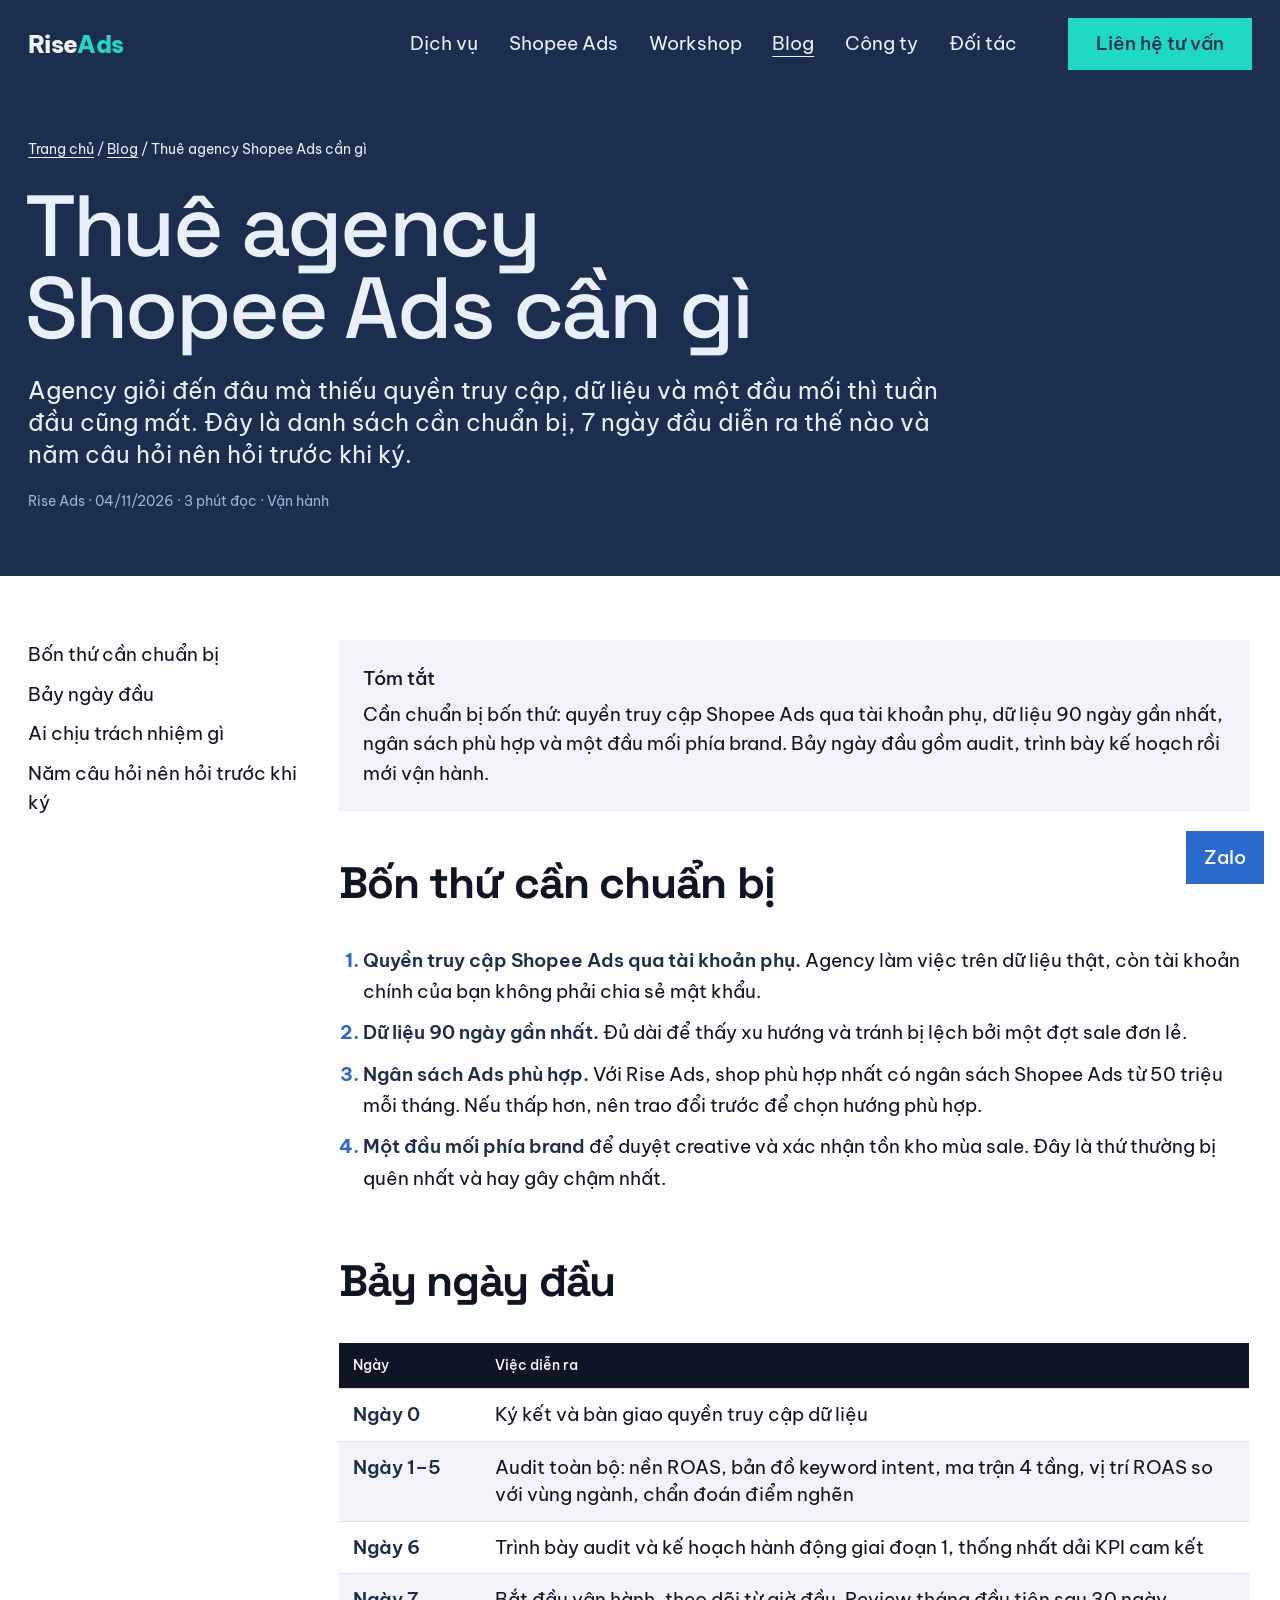
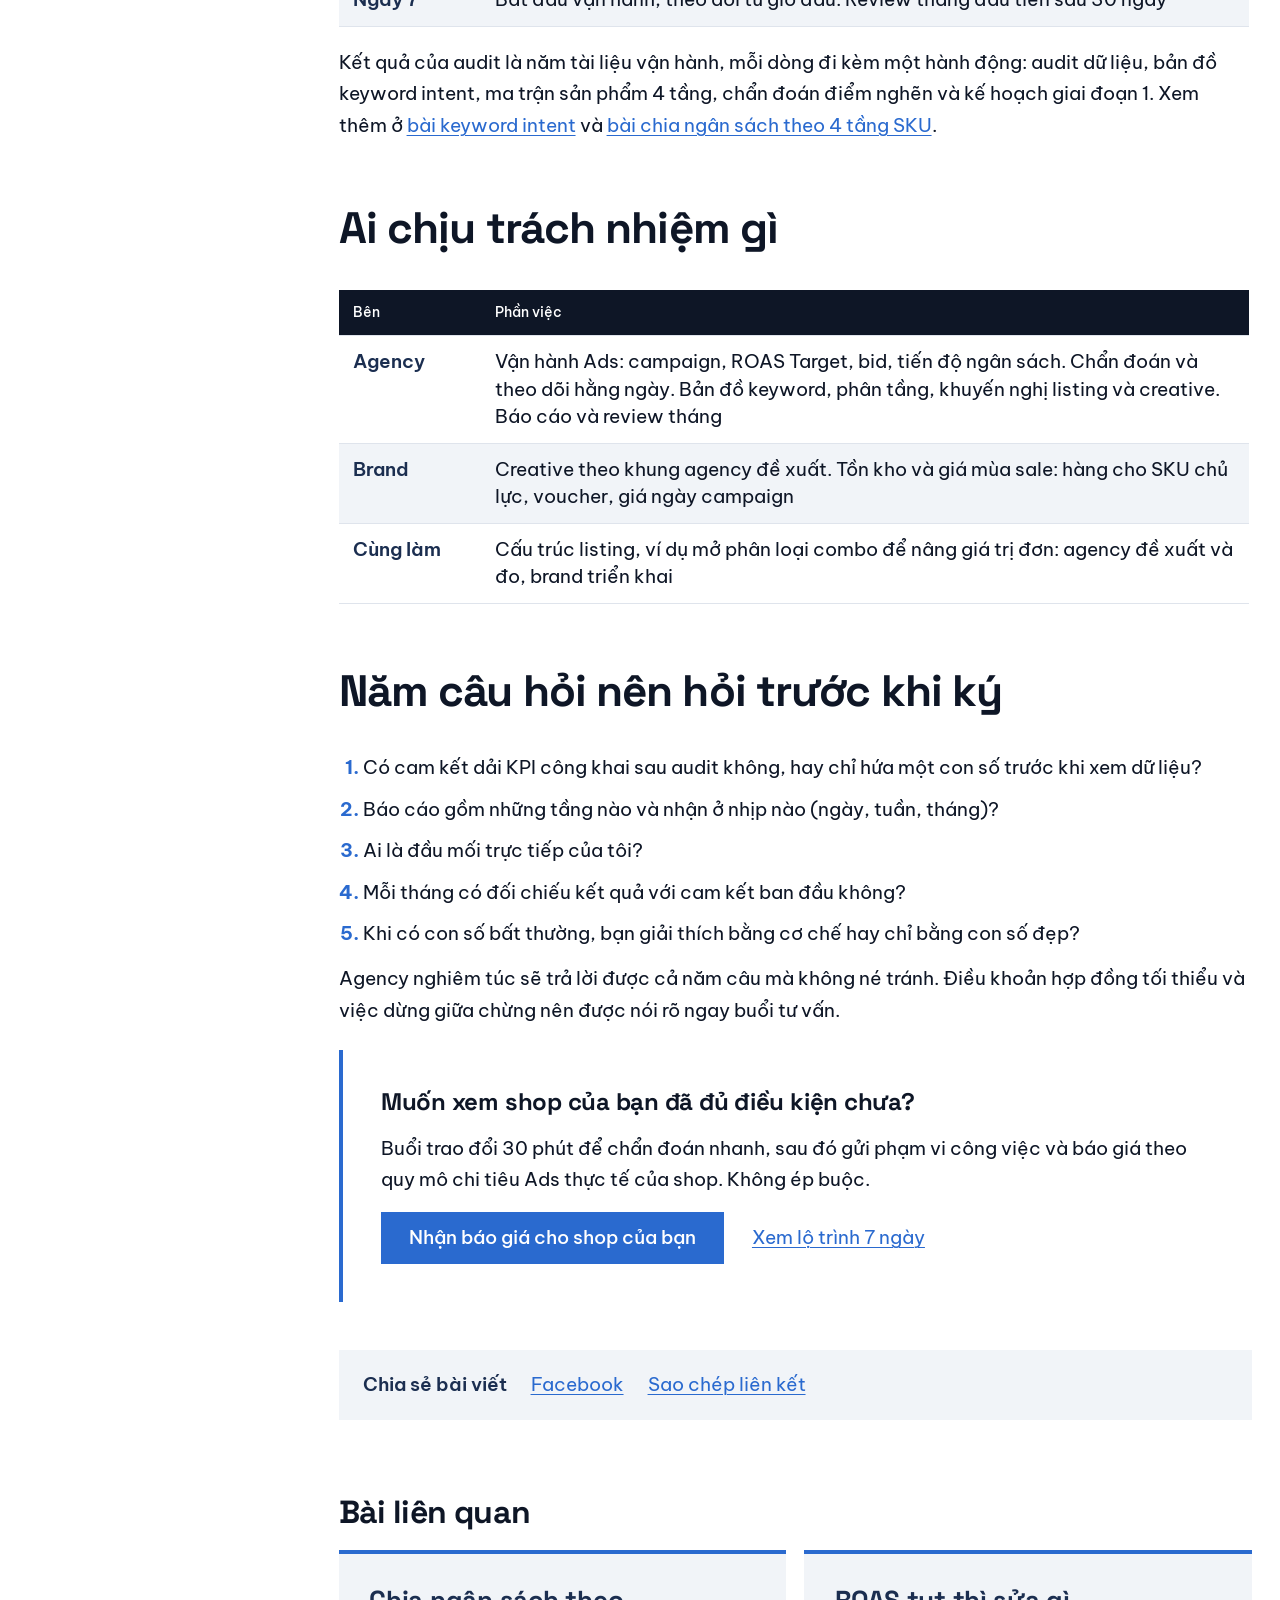
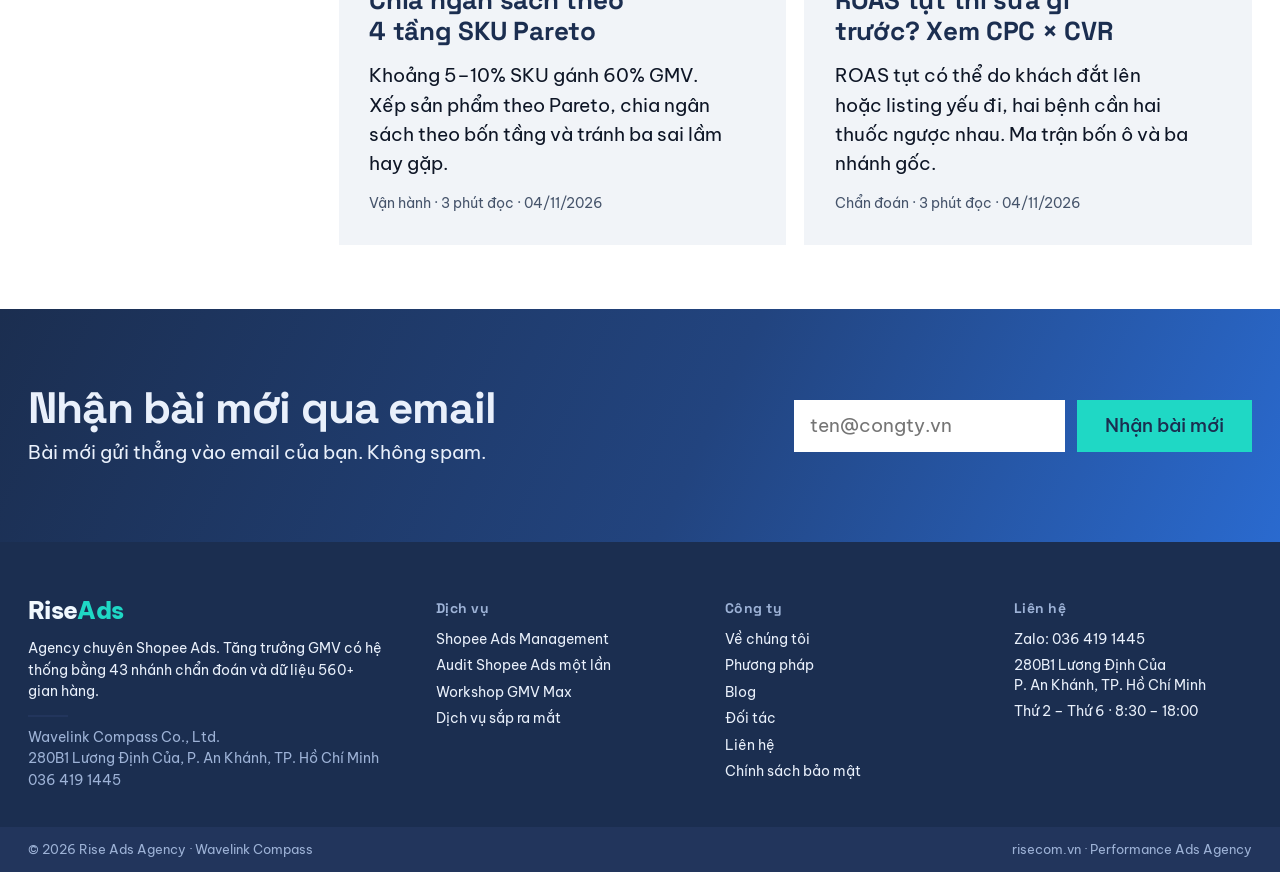
<file: blog-chuan-bi-thue-agency.html>
<!doctype html>
<html lang="vi">
<head>
<meta charset="utf-8">
<meta name="viewport" content="width=device-width, initial-scale=1">
<title>Chuẩn bị gì trước khi thuê agency Shopee Ads: danh sách, 7 ngày đầu, ai làm gì | Rise Ads</title>
<meta name="description" content="Danh sách cần chuẩn bị trước khi thuê agency Shopee Ads, lộ trình 7 ngày đầu, phân chia trách nhiệm giữa agency và brand, và năm câu hỏi nên hỏi trước khi ký.">
<link rel="canonical" href="https://risecom.vn/blog-chuan-bi-thue-agency.html">
<meta name="theme-color" content="#1b2e50">
<meta property="og:type" content="article">
<meta property="og:title" content="Chuẩn bị gì trước khi thuê agency Shopee Ads: danh sách, 7 ngày đầu, ai làm gì">
<meta property="og:description" content="Danh sách cần chuẩn bị trước khi thuê agency Shopee Ads, lộ trình 7 ngày đầu, phân chia trách nhiệm giữa agency và brand, và năm câu hỏi nên hỏi trước khi ký.">
<meta property="og:image" content="https://risecom.vn/assets/workshop/photo-1.jpg">
<meta property="og:url" content="https://risecom.vn/blog-chuan-bi-thue-agency.html">
<link rel="icon" href="favicon.svg" type="image/svg+xml">
<link rel="preconnect" href="https://fonts.googleapis.com">
<link rel="preconnect" href="https://fonts.gstatic.com" crossorigin>
<link href="https://fonts.googleapis.com/css2?family=Be+Vietnam+Pro:wght@400;500;600;800&family=Space+Grotesk:wght@500;700&display=swap" rel="stylesheet">
<link rel="stylesheet" href="styles.css?v=20261104k">
<script type="application/ld+json">{"@context": "https://schema.org", "@type": "Article", "headline": "Chuẩn bị gì trước khi thuê agency Shopee Ads: danh sách, 7 ngày đầu, ai làm gì", "description": "Danh sách cần chuẩn bị trước khi thuê agency Shopee Ads, lộ trình 7 ngày đầu, phân chia trách nhiệm giữa agency và brand, và năm câu hỏi nên hỏi trước khi ký.", "datePublished": "2026-11-04", "dateModified": "2026-11-04", "inLanguage": "vi", "author": {"@type": "Organization", "name": "Rise Ads"}, "publisher": {"@type": "Organization", "name": "Rise Ads Agency", "url": "https://risecom.vn/"}, "mainEntityOfPage": "https://risecom.vn/blog-chuan-bi-thue-agency.html", "image": "https://risecom.vn/assets/workshop/photo-1.jpg"}</script>
<script type="application/ld+json">{"@context": "https://schema.org", "@type": "BreadcrumbList", "itemListElement": [{"@type": "ListItem", "position": 1, "name": "Trang chủ", "item": "https://risecom.vn/"}, {"@type": "ListItem", "position": 2, "name": "Blog", "item": "https://risecom.vn/blog.html"}, {"@type": "ListItem", "position": 3, "name": "Thuê agency Shopee Ads cần gì", "item": "https://risecom.vn/blog-chuan-bi-thue-agency.html"}]}</script>
</head>
<body>

<div class="topbar field-navy">
  <header class="nav wrap">
    <a class="mark" href="index.html" aria-label="RiseAds, trang chủ">Rise<b>Ads</b></a>
    <nav class="nav-links" aria-label="Chính">
      <a href="services.html">Dịch vụ</a>
      <a href="shopee-ads.html">Shopee Ads</a>
      <a href="workshop.html">Workshop</a>
      <a href="blog.html" aria-current="page">Blog</a>
      <a href="company.html">Công ty</a>
      <a href="clients.html">Đối tác</a>
    </nav>
    <div class="nav-act">
      <button class="btn" type="button" data-modal="tu-van">Liên hệ tư vấn</button>
      <button class="menu-btn" type="button" aria-expanded="false" aria-controls="sheet">Menu</button>
    </div>
  </header>
</div>
<div class="field-navy">
  <section class="hero post-head" aria-labelledby="h1">
    <div class="wrap">
      <p class="crumb"><a href="index.html">Trang chủ</a> / <a href="blog.html">Blog</a> / Thuê agency Shopee Ads cần gì</p>
      <h1 id="h1">Thuê agency Shopee Ads cần gì</h1>
      <p class="lead">Agency giỏi đến đâu mà thiếu quyền truy cập, dữ liệu và một đầu mối thì tuần đầu cũng mất. Đây là danh sách cần chuẩn bị, 7 ngày đầu diễn ra thế nào và năm câu hỏi nên hỏi trước khi ký.</p>
      <p class="post-meta">Rise Ads · 04/11/2026 · 3 phút đọc · Vận hành</p>
    </div>
  </section>
</div>

<div class="wrap hub hub-post">
  <aside class="toc" aria-label="Mục lục bài viết">
    <ol>
      <li><a href="#bon-thu-can-chuan-bi">Bốn thứ cần chuẩn bị</a></li>
      <li><a href="#bay-ngay-dau">Bảy ngày đầu</a></li>
      <li><a href="#ai-chiu-trach-nhiem-gi">Ai chịu trách nhiệm gì</a></li>
      <li><a href="#nam-cau-hoi-nen-hoi-truoc-khi-ky">Năm câu hỏi nên hỏi trước khi ký</a></li>
    </ol>
  </aside>
  <article class="hub-body">
    <div class="prose">
<div class="readfast"><b>Tóm tắt</b>Cần chuẩn bị bốn thứ: quyền truy cập Shopee Ads qua tài khoản phụ, dữ liệu 90 ngày gần nhất, ngân sách phù hợp và một đầu mối phía brand. Bảy ngày đầu gồm audit, trình bày kế hoạch rồi mới vận hành.</div>

<h2 id="bon-thu-can-chuan-bi">Bốn thứ cần chuẩn bị</h2>

<ol>
<li><b>Quyền truy cập Shopee Ads qua tài khoản phụ.</b> Agency làm việc trên dữ liệu thật, còn tài khoản chính của bạn không phải chia sẻ mật khẩu.</li>
<li><b>Dữ liệu 90 ngày gần nhất.</b> Đủ dài để thấy xu hướng và tránh bị lệch bởi một đợt sale đơn lẻ.</li>
<li><b>Ngân sách Ads phù hợp.</b> Với Rise Ads, shop phù hợp nhất có ngân sách Shopee Ads từ 50 triệu mỗi tháng. Nếu thấp hơn, nên trao đổi trước để chọn hướng phù hợp.</li>
<li><b>Một đầu mối phía brand</b> để duyệt creative và xác nhận tồn kho mùa sale. Đây là thứ thường bị quên nhất và hay gây chậm nhất.</li>
</ol>

<h2 id="bay-ngay-dau">Bảy ngày đầu</h2>

<table class="tbl tbl-stack">
<thead><tr><th>Ngày</th><th>Việc diễn ra</th></tr></thead>
<tbody>
<tr><td class="k" data-l="Ngày">Ngày 0</td><td data-l="Việc diễn ra">Ký kết và bàn giao quyền truy cập dữ liệu</td></tr>
<tr><td class="k" data-l="Ngày">Ngày 1–5</td><td data-l="Việc diễn ra">Audit toàn bộ: nền ROAS, bản đồ keyword intent, ma trận 4 tầng, vị trí ROAS so với vùng ngành, chẩn đoán điểm nghẽn</td></tr>
<tr><td class="k" data-l="Ngày">Ngày 6</td><td data-l="Việc diễn ra">Trình bày audit và kế hoạch hành động giai đoạn 1, thống nhất dải KPI cam kết</td></tr>
<tr><td class="k" data-l="Ngày">Ngày 7</td><td data-l="Việc diễn ra">Bắt đầu vận hành, theo dõi từ giờ đầu. Review tháng đầu tiên sau 30 ngày</td></tr>
</tbody>
</table>

<p>Kết quả của audit là năm tài liệu vận hành, mỗi dòng đi kèm một hành động: audit dữ liệu, bản đồ keyword intent, ma trận sản phẩm 4 tầng, chẩn đoán điểm nghẽn và kế hoạch giai đoạn 1. Xem thêm ở <a href="blog-keyword-intent-sai-tep.html">bài keyword intent</a> và <a href="blog-chia-ngan-sach-4-tang-sku.html">bài chia ngân sách theo 4 tầng SKU</a>.</p>

<h2 id="ai-chiu-trach-nhiem-gi">Ai chịu trách nhiệm gì</h2>

<table class="tbl tbl-stack">
<thead><tr><th>Bên</th><th>Phần việc</th></tr></thead>
<tbody>
<tr><td class="k" data-l="Bên">Agency</td><td data-l="Phần việc">Vận hành Ads: campaign, ROAS Target, bid, tiến độ ngân sách. Chẩn đoán và theo dõi hằng ngày. Bản đồ keyword, phân tầng, khuyến nghị listing và creative. Báo cáo và review tháng</td></tr>
<tr><td class="k" data-l="Bên">Brand</td><td data-l="Phần việc">Creative theo khung agency đề xuất. Tồn kho và giá mùa sale: hàng cho SKU chủ lực, voucher, giá ngày campaign</td></tr>
<tr><td class="k" data-l="Bên">Cùng làm</td><td data-l="Phần việc">Cấu trúc listing, ví dụ mở phân loại combo để nâng giá trị đơn: agency đề xuất và đo, brand triển khai</td></tr>
</tbody>
</table>

<h2 id="nam-cau-hoi-nen-hoi-truoc-khi-ky">Năm câu hỏi nên hỏi trước khi ký</h2>

<ol>
<li>Có cam kết dải KPI công khai sau audit không, hay chỉ hứa một con số trước khi xem dữ liệu?</li>
<li>Báo cáo gồm những tầng nào và nhận ở nhịp nào (ngày, tuần, tháng)?</li>
<li>Ai là đầu mối trực tiếp của tôi?</li>
<li>Mỗi tháng có đối chiếu kết quả với cam kết ban đầu không?</li>
<li>Khi có con số bất thường, bạn giải thích bằng cơ chế hay chỉ bằng con số đẹp?</li>
</ol>

<p>Agency nghiêm túc sẽ trả lời được cả năm câu mà không né tránh. Điều khoản hợp đồng tối thiểu và việc dừng giữa chừng nên được nói rõ ngay buổi tư vấn.</p>

<div class="panel">
<h3>Muốn xem shop của bạn đã đủ điều kiện chưa?</h3>
<p class="mt-s">Buổi trao đổi 30 phút để chẩn đoán nhanh, sau đó gửi phạm vi công việc và báo giá theo quy mô chi tiêu Ads thực tế của shop. Không ép buộc.</p>
<div class="actions mt-s"><button class="btn" type="button" data-modal="bao-gia">Nhận báo giá cho shop của bạn</button><a class="link" href="services.html#bat-dau">Xem lộ trình 7 ngày</a></div>
</div>
    </div>
    <div class="share">
      <b>Chia sẻ bài viết</b>
      <a class="link" href="https://www.facebook.com/sharer/sharer.php?u=https://risecom.vn/blog-chuan-bi-thue-agency.html" target="_blank" rel="noopener">Facebook</a>
      <span><button class="link" type="button" data-copy>Sao chép liên kết</button> <span class="small" data-copy-note aria-live="polite"></span></span>
    </div>
    <section class="related" aria-labelledby="h-related">
      <h2 id="h-related">Bài liên quan</h2>
      <div class="post-grid">
        <article class="post-card" data-post data-cat="van-hanh" data-text="Chia ngân sách theo 4 tầng SKU Pareto Khoảng 5–10% SKU gánh 60% GMV. Xếp sản phẩm theo Pareto, chia ngân sách theo bốn tầng và tránh ba sai lầm hay gặp. Vận hành">
          <h3><a href="blog-chia-ngan-sach-4-tang-sku.html">Chia ngân sách theo 4 tầng SKU Pareto</a></h3>
          <p>Khoảng 5–10% SKU gánh 60% GMV. Xếp sản phẩm theo Pareto, chia ngân sách theo bốn tầng và tránh ba sai lầm hay gặp.</p>
          <p class="post-meta">Vận hành · 3 phút đọc · 04/11/2026</p>
        </article>
        <article class="post-card" data-post data-cat="chan-doan" data-text="ROAS tụt thì sửa gì trước? Xem CPC × CVR ROAS tụt có thể do khách đắt lên hoặc listing yếu đi, hai bệnh cần hai thuốc ngược nhau. Ma trận bốn ô và ba nhánh gốc. Chẩn đoán">
          <h3><a href="blog-doc-shop-cpc-cvr.html">ROAS tụt thì sửa gì trước? Xem CPC × CVR</a></h3>
          <p>ROAS tụt có thể do khách đắt lên hoặc listing yếu đi, hai bệnh cần hai thuốc ngược nhau. Ma trận bốn ô và ba nhánh gốc.</p>
          <p class="post-meta">Chẩn đoán · 3 phút đọc · 04/11/2026</p>
        </article>
      </div>
    </section>
  </article>
</div>

<section class="field-navy cta-band" aria-labelledby="h-sub">
  <div class="wrap">
    <div class="cta-text reveal">
      <h2 id="h-sub">Nhận bài mới qua email</h2>
      <p class="lead">Bài mới gửi thẳng vào email của bạn. Không spam.</p>
    </div>
    <form class="sub-inline" data-form data-done="Đã đăng ký. Bài mới sẽ gửi tới email của bạn." novalidate aria-label="Nhận bài mới qua email">
          <label class="visually-hidden" for="b-email-end">Email</label>
          <input id="b-email-end" name="email" type="email" required autocomplete="email" placeholder="ten@congty.vn">
          <button class="btn" type="submit">Nhận bài mới</button>
          <input type="hidden" name="service" value="blog-dang-ky">
          <div class="hp" aria-hidden="true"><label>Website<input name="website_url" tabindex="-1" autocomplete="off"></label></div>
          <p class="err" aria-live="polite"></p>
          <p class="f-done" hidden></p>
        </form>
  </div>
</section>

<footer class="field-navy foot">
  <div class="wrap">
    <div class="foot-grid">
      <div class="foot-brand">
        <a class="mark" href="index.html">Rise<b>Ads</b></a>
        <p class="mt-s">Agency chuyên Shopee Ads. Tăng trưởng GMV có hệ thống bằng 43 nhánh chẩn đoán và dữ liệu 560+ gian hàng.</p>
        <p class="foot-legal">Wavelink Compass Co., Ltd.<br>280B1 Lương Định Của, P. An Khánh, TP. Hồ Chí Minh<br>036 419 1445</p>
      </div>
      <nav class="foot-col" aria-label="Dịch vụ">
        <h4>Dịch vụ</h4>
        <a href="shopee-ads.html">Shopee Ads Management</a>
        <a href="services.html#h-audit">Audit Shopee Ads một lần</a>
        <a href="workshop.html">Workshop GMV Max</a>
        <a href="services.html#sap-ra-mat">Dịch vụ sắp ra mắt</a>
      </nav>
      <nav class="foot-col" aria-label="Công ty">
        <h4>Công ty</h4>
        <a href="company.html">Về chúng tôi</a>
        <a href="shopee-ads.html#quy-trinh">Phương pháp</a>
        <a href="blog.html">Blog</a>
        <a href="clients.html">Đối tác</a>
        <a href="contact.html">Liên hệ</a>
        <a href="contact.html#bao-mat">Chính sách bảo mật</a>
      </nav>
      <div class="foot-col">
        <h4>Liên hệ</h4>
        <a href="https://zalo.me/0364191445">Zalo: 036 419 1445</a>
        <p>280B1 Lương Định Của<br>P. An Khánh, TP. Hồ Chí Minh</p>
        <p>Thứ 2 – Thứ 6 · 8:30 – 18:00</p>
      </div>
    </div>
    <div class="foot-end">
      <span>© 2026 Rise Ads Agency · Wavelink Compass</span>
      <span>risecom.vn · Performance Ads Agency</span>
    </div>
  </div>
</footer>
<div id="sheet" class="sheet" hidden tabindex="-1">
  <div class="sheet-top"><a class="mark" href="index.html">Rise<b>Ads</b></a><button class="link sheet-close" type="button">Đóng</button></div>
  <nav aria-label="Menu điện thoại"><a href="services.html">Dịch vụ</a><a href="shopee-ads.html">Shopee Ads</a><a href="workshop.html">Workshop</a><a href="blog.html">Blog</a><a href="company.html">Công ty</a><a href="clients.html">Đối tác</a><a href="contact.html">Liên hệ</a></nav>
  <p class="sheet-foot"><a href="https://zalo.me/0364191445">Zalo 036 419 1445</a></p>
</div>

<dialog id="contact-modal" class="modal" aria-labelledby="m-title">
  <div class="m-in">
    <div class="m-top"><div><h2 id="m-title">Tư vấn miễn phí 30 phút</h2><p class="small mt-s">Chúng tôi chẩn đoán shop trước khi đề xuất. Phản hồi trong 24 giờ làm việc.</p></div><button class="link" type="button" data-modal-close>Đóng</button></div>
    <form class="form" data-form novalidate>
      <div><label for="m-name">Tên / Công ty</label><input id="m-name" name="name" required autocomplete="name"></div>
      <div><label for="m-phone">Số Zalo</label><input id="m-phone" name="phone" type="tel" required inputmode="tel" autocomplete="tel" aria-describedby="m-phone-h"><p id="m-phone-h" class="hint small">Zalo là kênh ưu tiên, phản hồi nhanh nhất.</p></div>
      <div><label for="m-service">Dịch vụ quan tâm</label><select id="m-service" name="service"><option value="tu-van">Shopee Ads Management</option><option value="bao-gia">Báo giá Shopee Ads Management</option><option value="audit">Audit Shopee Ads (1 lần)</option><option value="khac">Khác</option></select></div>
      <div><label for="m-ind">Ngành hàng</label><select id="m-ind" name="industry"><option value="">Chọn ngành</option></select></div>
      <div><label for="m-spend">Chi phí Ads / tháng</label><input id="m-spend" name="ads_spend" inputmode="decimal" placeholder="VD: 60 triệu"></div>
      <div><label for="m-rev">Doanh thu từ Ads / tháng</label><input id="m-rev" name="ads_revenue" inputmode="decimal" placeholder="VD: 400 triệu"><p class="roas-out small" aria-live="polite"></p></div>
      <div class="f-full"><label for="m-issue">Vấn đề đang gặp</label><textarea id="m-issue" name="issue" placeholder="ROAS không ổn định, keyword sai tệp, muốn scale nhưng không biết bắt đầu từ đâu..."></textarea></div>
      <div class="hp" aria-hidden="true"><label>Website<input name="website_url" tabindex="-1" autocomplete="off"></label></div>
      <p class="err f-full" aria-live="polite"></p>
      <div class="f-act actions"><button class="btn" type="submit">Gửi yêu cầu tư vấn</button><span class="small">Phản hồi trong 24 giờ làm việc</span></div>
      <p class="f-done" hidden></p>
    </form>
  </div>
</dialog>

<a class="zalo-fab" href="https://zalo.me/0364191445">Zalo</a>
<script src="app.js?v=20261104k" defer></script>
</body>
</html>
</file>
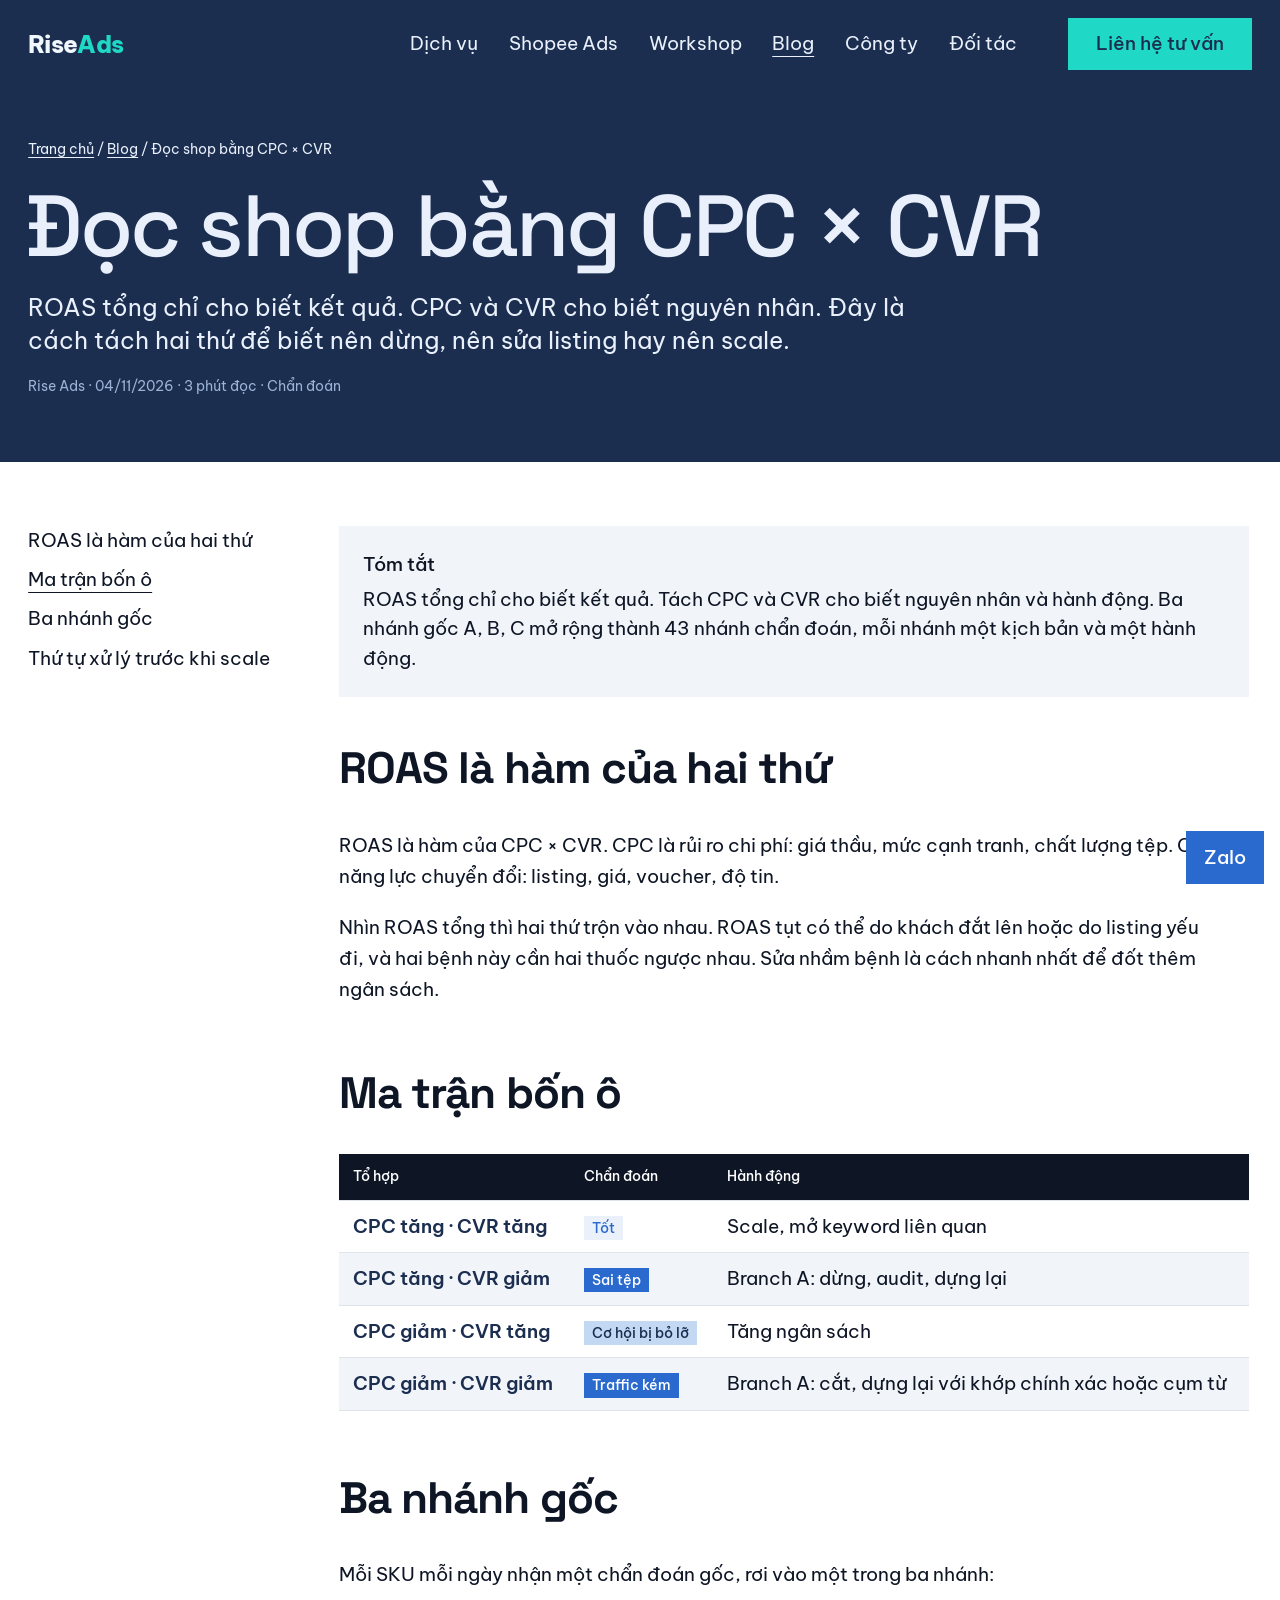
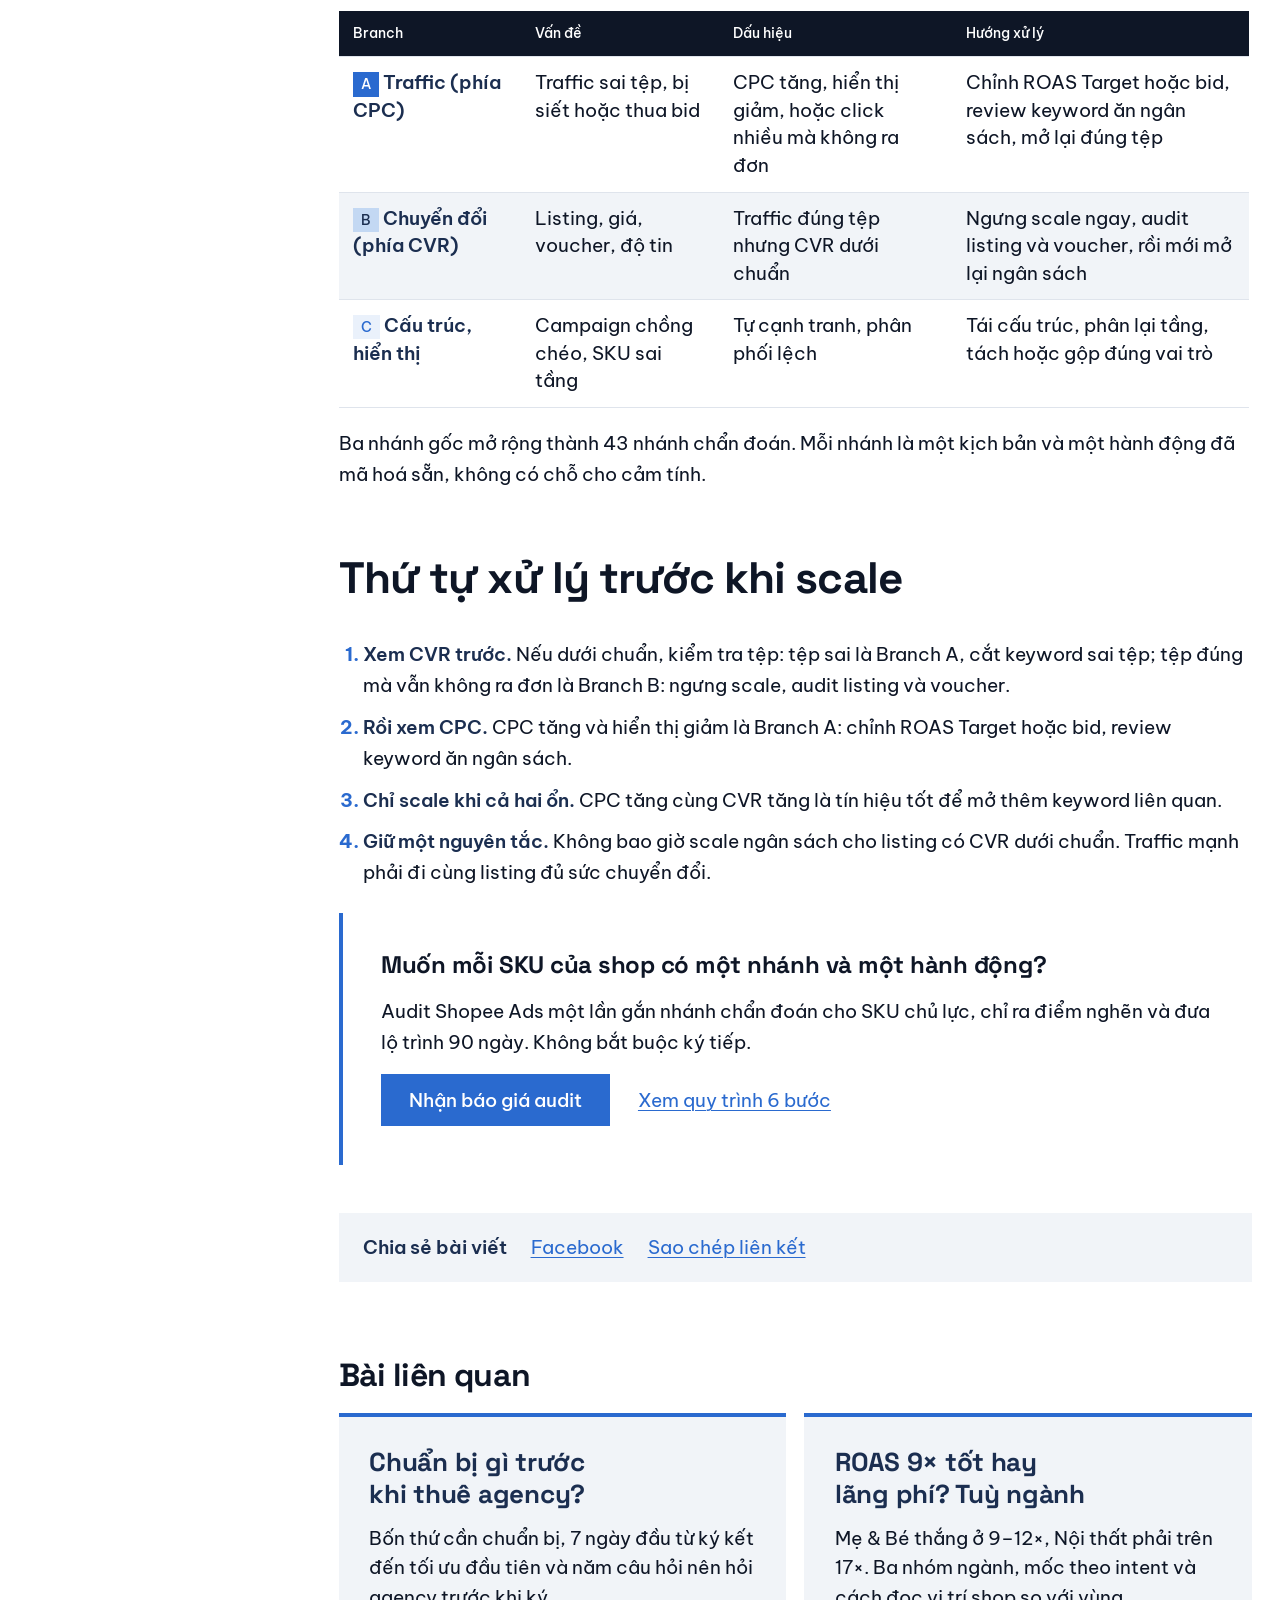
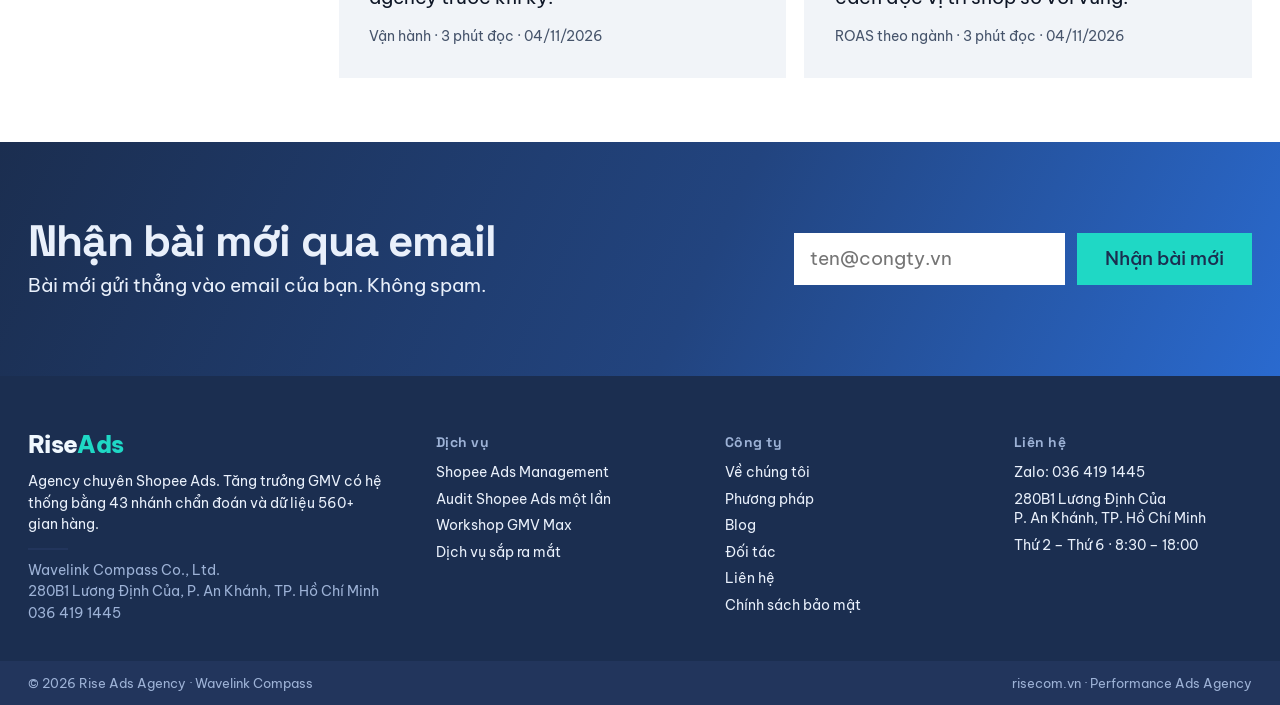
<file: blog-doc-shop-cpc-cvr.html>
<!doctype html>
<html lang="vi">
<head>
<meta charset="utf-8">
<meta name="viewport" content="width=device-width, initial-scale=1">
<title>ROAS tụt thì sửa gì trước? Chẩn đoán shop Shopee Ads bằng CPC × CVR | Rise Ads</title>
<meta name="description" content="Tách ROAS thành CPC và CVR để chẩn đoán shop Shopee Ads: ma trận bốn ô, ba nhánh Branch A, B, C và thứ tự xử lý trước khi scale ngân sách.">
<link rel="canonical" href="https://risecom.vn/blog-doc-shop-cpc-cvr.html">
<meta name="theme-color" content="#1b2e50">
<meta property="og:type" content="article">
<meta property="og:title" content="ROAS tụt thì sửa gì trước? Chẩn đoán shop Shopee Ads bằng CPC × CVR">
<meta property="og:description" content="Tách ROAS thành CPC và CVR để chẩn đoán shop Shopee Ads: ma trận bốn ô, ba nhánh Branch A, B, C và thứ tự xử lý trước khi scale ngân sách.">
<meta property="og:image" content="https://risecom.vn/assets/workshop/photo-1.jpg">
<meta property="og:url" content="https://risecom.vn/blog-doc-shop-cpc-cvr.html">
<link rel="icon" href="favicon.svg" type="image/svg+xml">
<link rel="preconnect" href="https://fonts.googleapis.com">
<link rel="preconnect" href="https://fonts.gstatic.com" crossorigin>
<link href="https://fonts.googleapis.com/css2?family=Be+Vietnam+Pro:wght@400;500;600;800&family=Space+Grotesk:wght@500;700&display=swap" rel="stylesheet">
<link rel="stylesheet" href="styles.css?v=20261104k">
<script type="application/ld+json">{"@context": "https://schema.org", "@type": "Article", "headline": "ROAS tụt thì sửa gì trước? Chẩn đoán shop Shopee Ads bằng CPC × CVR", "description": "Tách ROAS thành CPC và CVR để chẩn đoán shop Shopee Ads: ma trận bốn ô, ba nhánh Branch A, B, C và thứ tự xử lý trước khi scale ngân sách.", "datePublished": "2026-11-04", "dateModified": "2026-11-04", "inLanguage": "vi", "author": {"@type": "Organization", "name": "Rise Ads"}, "publisher": {"@type": "Organization", "name": "Rise Ads Agency", "url": "https://risecom.vn/"}, "mainEntityOfPage": "https://risecom.vn/blog-doc-shop-cpc-cvr.html", "image": "https://risecom.vn/assets/workshop/photo-1.jpg"}</script>
<script type="application/ld+json">{"@context": "https://schema.org", "@type": "BreadcrumbList", "itemListElement": [{"@type": "ListItem", "position": 1, "name": "Trang chủ", "item": "https://risecom.vn/"}, {"@type": "ListItem", "position": 2, "name": "Blog", "item": "https://risecom.vn/blog.html"}, {"@type": "ListItem", "position": 3, "name": "Đọc shop bằng CPC × CVR", "item": "https://risecom.vn/blog-doc-shop-cpc-cvr.html"}]}</script>
</head>
<body>

<div class="topbar field-navy">
  <header class="nav wrap">
    <a class="mark" href="index.html" aria-label="RiseAds, trang chủ">Rise<b>Ads</b></a>
    <nav class="nav-links" aria-label="Chính">
      <a href="services.html">Dịch vụ</a>
      <a href="shopee-ads.html">Shopee Ads</a>
      <a href="workshop.html">Workshop</a>
      <a href="blog.html" aria-current="page">Blog</a>
      <a href="company.html">Công ty</a>
      <a href="clients.html">Đối tác</a>
    </nav>
    <div class="nav-act">
      <button class="btn" type="button" data-modal="tu-van">Liên hệ tư vấn</button>
      <button class="menu-btn" type="button" aria-expanded="false" aria-controls="sheet">Menu</button>
    </div>
  </header>
</div>
<div class="field-navy">
  <section class="hero post-head" aria-labelledby="h1">
    <div class="wrap">
      <p class="crumb"><a href="index.html">Trang chủ</a> / <a href="blog.html">Blog</a> / Đọc shop bằng CPC × CVR</p>
      <h1 id="h1">Đọc shop bằng CPC × CVR</h1>
      <p class="lead">ROAS tổng chỉ cho biết kết quả. CPC và CVR cho biết nguyên nhân. Đây là cách tách hai thứ để biết nên dừng, nên sửa listing hay nên scale.</p>
      <p class="post-meta">Rise Ads · 04/11/2026 · 3 phút đọc · Chẩn đoán</p>
    </div>
  </section>
</div>

<div class="wrap hub hub-post">
  <aside class="toc" aria-label="Mục lục bài viết">
    <ol>
      <li><a href="#roas-la-ham-cua-hai-thu">ROAS là hàm của hai thứ</a></li>
      <li><a href="#ma-tran-bon-o">Ma trận bốn ô</a></li>
      <li><a href="#ba-nhanh-goc">Ba nhánh gốc</a></li>
      <li><a href="#thu-tu-xu-ly-truoc-khi-scale">Thứ tự xử lý trước khi scale</a></li>
    </ol>
  </aside>
  <article class="hub-body">
    <div class="prose">
<div class="readfast"><b>Tóm tắt</b>ROAS tổng chỉ cho biết kết quả. Tách CPC và CVR cho biết nguyên nhân và hành động. Ba nhánh gốc A, B, C mở rộng thành 43 nhánh chẩn đoán, mỗi nhánh một kịch bản và một hành động.</div>

<h2 id="roas-la-ham-cua-hai-thu">ROAS là hàm của hai thứ</h2>

<p>ROAS là hàm của CPC × CVR. CPC là rủi ro chi phí: giá thầu, mức cạnh tranh, chất lượng tệp. CVR là năng lực chuyển đổi: listing, giá, voucher, độ tin.</p>

<p>Nhìn ROAS tổng thì hai thứ trộn vào nhau. ROAS tụt có thể do khách đắt lên hoặc do listing yếu đi, và hai bệnh này cần hai thuốc ngược nhau. Sửa nhầm bệnh là cách nhanh nhất để đốt thêm ngân sách.</p>

<h2 id="ma-tran-bon-o">Ma trận bốn ô</h2>

<table class="tbl tbl-stack">
<thead><tr><th>Tổ hợp</th><th>Chẩn đoán</th><th>Hành động</th></tr></thead>
<tbody>
<tr><td class="k" data-l="Tổ hợp">CPC tăng · CVR tăng</td><td data-l="Chẩn đoán"><span class="tag-ok">Tốt</span></td><td data-l="Hành động">Scale, mở keyword liên quan</td></tr>
<tr><td class="k" data-l="Tổ hợp">CPC tăng · CVR giảm</td><td data-l="Chẩn đoán"><span class="tag-risk">Sai tệp</span></td><td data-l="Hành động">Branch A: dừng, audit, dựng lại</td></tr>
<tr><td class="k" data-l="Tổ hợp">CPC giảm · CVR tăng</td><td data-l="Chẩn đoán"><span class="tag-warn">Cơ hội bị bỏ lỡ</span></td><td data-l="Hành động">Tăng ngân sách</td></tr>
<tr><td class="k" data-l="Tổ hợp">CPC giảm · CVR giảm</td><td data-l="Chẩn đoán"><span class="tag-risk">Traffic kém</span></td><td data-l="Hành động">Branch A: cắt, dựng lại với khớp chính xác hoặc cụm từ</td></tr>
</tbody>
</table>

<h2 id="ba-nhanh-goc">Ba nhánh gốc</h2>

<p>Mỗi SKU mỗi ngày nhận một chẩn đoán gốc, rơi vào một trong ba nhánh:</p>

<table class="tbl tbl-stack">
<thead><tr><th>Branch</th><th>Vấn đề</th><th>Dấu hiệu</th><th>Hướng xử lý</th></tr></thead>
<tbody>
<tr><td class="k" data-l="Branch"><span class="tag-risk">A</span> Traffic (phía CPC)</td><td data-l="Vấn đề">Traffic sai tệp, bị siết hoặc thua bid</td><td data-l="Dấu hiệu">CPC tăng, hiển thị giảm, hoặc click nhiều mà không ra đơn</td><td data-l="Hướng xử lý">Chỉnh ROAS Target hoặc bid, review keyword ăn ngân sách, mở lại đúng tệp</td></tr>
<tr><td class="k" data-l="Branch"><span class="tag-warn">B</span> Chuyển đổi (phía CVR)</td><td data-l="Vấn đề">Listing, giá, voucher, độ tin</td><td data-l="Dấu hiệu">Traffic đúng tệp nhưng CVR dưới chuẩn</td><td data-l="Hướng xử lý">Ngưng scale ngay, audit listing và voucher, rồi mới mở lại ngân sách</td></tr>
<tr><td class="k" data-l="Branch"><span class="tag-ok">C</span> Cấu trúc, hiển thị</td><td data-l="Vấn đề">Campaign chồng chéo, SKU sai tầng</td><td data-l="Dấu hiệu">Tự cạnh tranh, phân phối lệch</td><td data-l="Hướng xử lý">Tái cấu trúc, phân lại tầng, tách hoặc gộp đúng vai trò</td></tr>
</tbody>
</table>

<p>Ba nhánh gốc mở rộng thành 43 nhánh chẩn đoán. Mỗi nhánh là một kịch bản và một hành động đã mã hoá sẵn, không có chỗ cho cảm tính.</p>

<h2 id="thu-tu-xu-ly-truoc-khi-scale">Thứ tự xử lý trước khi scale</h2>

<ol>
<li><b>Xem CVR trước.</b> Nếu dưới chuẩn, kiểm tra tệp: tệp sai là Branch A, cắt keyword sai tệp; tệp đúng mà vẫn không ra đơn là Branch B: ngưng scale, audit listing và voucher.</li>
<li><b>Rồi xem CPC.</b> CPC tăng và hiển thị giảm là Branch A: chỉnh ROAS Target hoặc bid, review keyword ăn ngân sách.</li>
<li><b>Chỉ scale khi cả hai ổn.</b> CPC tăng cùng CVR tăng là tín hiệu tốt để mở thêm keyword liên quan.</li>
<li><b>Giữ một nguyên tắc.</b> Không bao giờ scale ngân sách cho listing có CVR dưới chuẩn. Traffic mạnh phải đi cùng listing đủ sức chuyển đổi.</li>
</ol>

<div class="panel">
<h3>Muốn mỗi SKU của shop có một nhánh và một hành động?</h3>
<p class="mt-s">Audit Shopee Ads một lần gắn nhánh chẩn đoán cho SKU chủ lực, chỉ ra điểm nghẽn và đưa lộ trình 90 ngày. Không bắt buộc ký tiếp.</p>
<div class="actions mt-s"><button class="btn" type="button" data-modal="audit">Nhận báo giá audit</button><a class="link" href="shopee-ads.html#quy-trinh">Xem quy trình 6 bước</a></div>
</div>
    </div>
    <div class="share">
      <b>Chia sẻ bài viết</b>
      <a class="link" href="https://www.facebook.com/sharer/sharer.php?u=https://risecom.vn/blog-doc-shop-cpc-cvr.html" target="_blank" rel="noopener">Facebook</a>
      <span><button class="link" type="button" data-copy>Sao chép liên kết</button> <span class="small" data-copy-note aria-live="polite"></span></span>
    </div>
    <section class="related" aria-labelledby="h-related">
      <h2 id="h-related">Bài liên quan</h2>
      <div class="post-grid">
        <article class="post-card" data-post data-cat="van-hanh" data-text="Chuẩn bị gì trước khi thuê agency? Bốn thứ cần chuẩn bị, 7 ngày đầu từ ký kết đến tối ưu đầu tiên và năm câu hỏi nên hỏi agency trước khi ký. Vận hành">
          <h3><a href="blog-chuan-bi-thue-agency.html">Chuẩn bị gì trước khi thuê agency?</a></h3>
          <p>Bốn thứ cần chuẩn bị, 7 ngày đầu từ ký kết đến tối ưu đầu tiên và năm câu hỏi nên hỏi agency trước khi ký.</p>
          <p class="post-meta">Vận hành · 3 phút đọc · 04/11/2026</p>
        </article>
        <article class="post-card" data-post data-cat="roas-theo-nganh" data-text="ROAS 9× tốt hay lãng phí? Tuỳ ngành Mẹ &amp; Bé thắng ở 9–12×, Nội thất phải trên 17×. Ba nhóm ngành, mốc theo intent và cách đọc vị trí shop so với vùng. ROAS theo ngành">
          <h3><a href="blog-vung-roas-theo-nganh.html">ROAS 9× tốt hay lãng phí? Tuỳ ngành</a></h3>
          <p>Mẹ &amp; Bé thắng ở 9–12×, Nội thất phải trên 17×. Ba nhóm ngành, mốc theo intent và cách đọc vị trí shop so với vùng.</p>
          <p class="post-meta">ROAS theo ngành · 3 phút đọc · 04/11/2026</p>
        </article>
      </div>
    </section>
  </article>
</div>

<section class="field-navy cta-band" aria-labelledby="h-sub">
  <div class="wrap">
    <div class="cta-text reveal">
      <h2 id="h-sub">Nhận bài mới qua email</h2>
      <p class="lead">Bài mới gửi thẳng vào email của bạn. Không spam.</p>
    </div>
    <form class="sub-inline" data-form data-done="Đã đăng ký. Bài mới sẽ gửi tới email của bạn." novalidate aria-label="Nhận bài mới qua email">
          <label class="visually-hidden" for="b-email-end">Email</label>
          <input id="b-email-end" name="email" type="email" required autocomplete="email" placeholder="ten@congty.vn">
          <button class="btn" type="submit">Nhận bài mới</button>
          <input type="hidden" name="service" value="blog-dang-ky">
          <div class="hp" aria-hidden="true"><label>Website<input name="website_url" tabindex="-1" autocomplete="off"></label></div>
          <p class="err" aria-live="polite"></p>
          <p class="f-done" hidden></p>
        </form>
  </div>
</section>

<footer class="field-navy foot">
  <div class="wrap">
    <div class="foot-grid">
      <div class="foot-brand">
        <a class="mark" href="index.html">Rise<b>Ads</b></a>
        <p class="mt-s">Agency chuyên Shopee Ads. Tăng trưởng GMV có hệ thống bằng 43 nhánh chẩn đoán và dữ liệu 560+ gian hàng.</p>
        <p class="foot-legal">Wavelink Compass Co., Ltd.<br>280B1 Lương Định Của, P. An Khánh, TP. Hồ Chí Minh<br>036 419 1445</p>
      </div>
      <nav class="foot-col" aria-label="Dịch vụ">
        <h4>Dịch vụ</h4>
        <a href="shopee-ads.html">Shopee Ads Management</a>
        <a href="services.html#h-audit">Audit Shopee Ads một lần</a>
        <a href="workshop.html">Workshop GMV Max</a>
        <a href="services.html#sap-ra-mat">Dịch vụ sắp ra mắt</a>
      </nav>
      <nav class="foot-col" aria-label="Công ty">
        <h4>Công ty</h4>
        <a href="company.html">Về chúng tôi</a>
        <a href="shopee-ads.html#quy-trinh">Phương pháp</a>
        <a href="blog.html">Blog</a>
        <a href="clients.html">Đối tác</a>
        <a href="contact.html">Liên hệ</a>
        <a href="contact.html#bao-mat">Chính sách bảo mật</a>
      </nav>
      <div class="foot-col">
        <h4>Liên hệ</h4>
        <a href="https://zalo.me/0364191445">Zalo: 036 419 1445</a>
        <p>280B1 Lương Định Của<br>P. An Khánh, TP. Hồ Chí Minh</p>
        <p>Thứ 2 – Thứ 6 · 8:30 – 18:00</p>
      </div>
    </div>
    <div class="foot-end">
      <span>© 2026 Rise Ads Agency · Wavelink Compass</span>
      <span>risecom.vn · Performance Ads Agency</span>
    </div>
  </div>
</footer>
<div id="sheet" class="sheet" hidden tabindex="-1">
  <div class="sheet-top"><a class="mark" href="index.html">Rise<b>Ads</b></a><button class="link sheet-close" type="button">Đóng</button></div>
  <nav aria-label="Menu điện thoại"><a href="services.html">Dịch vụ</a><a href="shopee-ads.html">Shopee Ads</a><a href="workshop.html">Workshop</a><a href="blog.html">Blog</a><a href="company.html">Công ty</a><a href="clients.html">Đối tác</a><a href="contact.html">Liên hệ</a></nav>
  <p class="sheet-foot"><a href="https://zalo.me/0364191445">Zalo 036 419 1445</a></p>
</div>

<dialog id="contact-modal" class="modal" aria-labelledby="m-title">
  <div class="m-in">
    <div class="m-top"><div><h2 id="m-title">Tư vấn miễn phí 30 phút</h2><p class="small mt-s">Chúng tôi chẩn đoán shop trước khi đề xuất. Phản hồi trong 24 giờ làm việc.</p></div><button class="link" type="button" data-modal-close>Đóng</button></div>
    <form class="form" data-form novalidate>
      <div><label for="m-name">Tên / Công ty</label><input id="m-name" name="name" required autocomplete="name"></div>
      <div><label for="m-phone">Số Zalo</label><input id="m-phone" name="phone" type="tel" required inputmode="tel" autocomplete="tel" aria-describedby="m-phone-h"><p id="m-phone-h" class="hint small">Zalo là kênh ưu tiên, phản hồi nhanh nhất.</p></div>
      <div><label for="m-service">Dịch vụ quan tâm</label><select id="m-service" name="service"><option value="tu-van">Shopee Ads Management</option><option value="bao-gia">Báo giá Shopee Ads Management</option><option value="audit">Audit Shopee Ads (1 lần)</option><option value="khac">Khác</option></select></div>
      <div><label for="m-ind">Ngành hàng</label><select id="m-ind" name="industry"><option value="">Chọn ngành</option></select></div>
      <div><label for="m-spend">Chi phí Ads / tháng</label><input id="m-spend" name="ads_spend" inputmode="decimal" placeholder="VD: 60 triệu"></div>
      <div><label for="m-rev">Doanh thu từ Ads / tháng</label><input id="m-rev" name="ads_revenue" inputmode="decimal" placeholder="VD: 400 triệu"><p class="roas-out small" aria-live="polite"></p></div>
      <div class="f-full"><label for="m-issue">Vấn đề đang gặp</label><textarea id="m-issue" name="issue" placeholder="ROAS không ổn định, keyword sai tệp, muốn scale nhưng không biết bắt đầu từ đâu..."></textarea></div>
      <div class="hp" aria-hidden="true"><label>Website<input name="website_url" tabindex="-1" autocomplete="off"></label></div>
      <p class="err f-full" aria-live="polite"></p>
      <div class="f-act actions"><button class="btn" type="submit">Gửi yêu cầu tư vấn</button><span class="small">Phản hồi trong 24 giờ làm việc</span></div>
      <p class="f-done" hidden></p>
    </form>
  </div>
</dialog>

<a class="zalo-fab" href="https://zalo.me/0364191445">Zalo</a>
<script src="app.js?v=20261104k" defer></script>
</body>
</html>
</file>
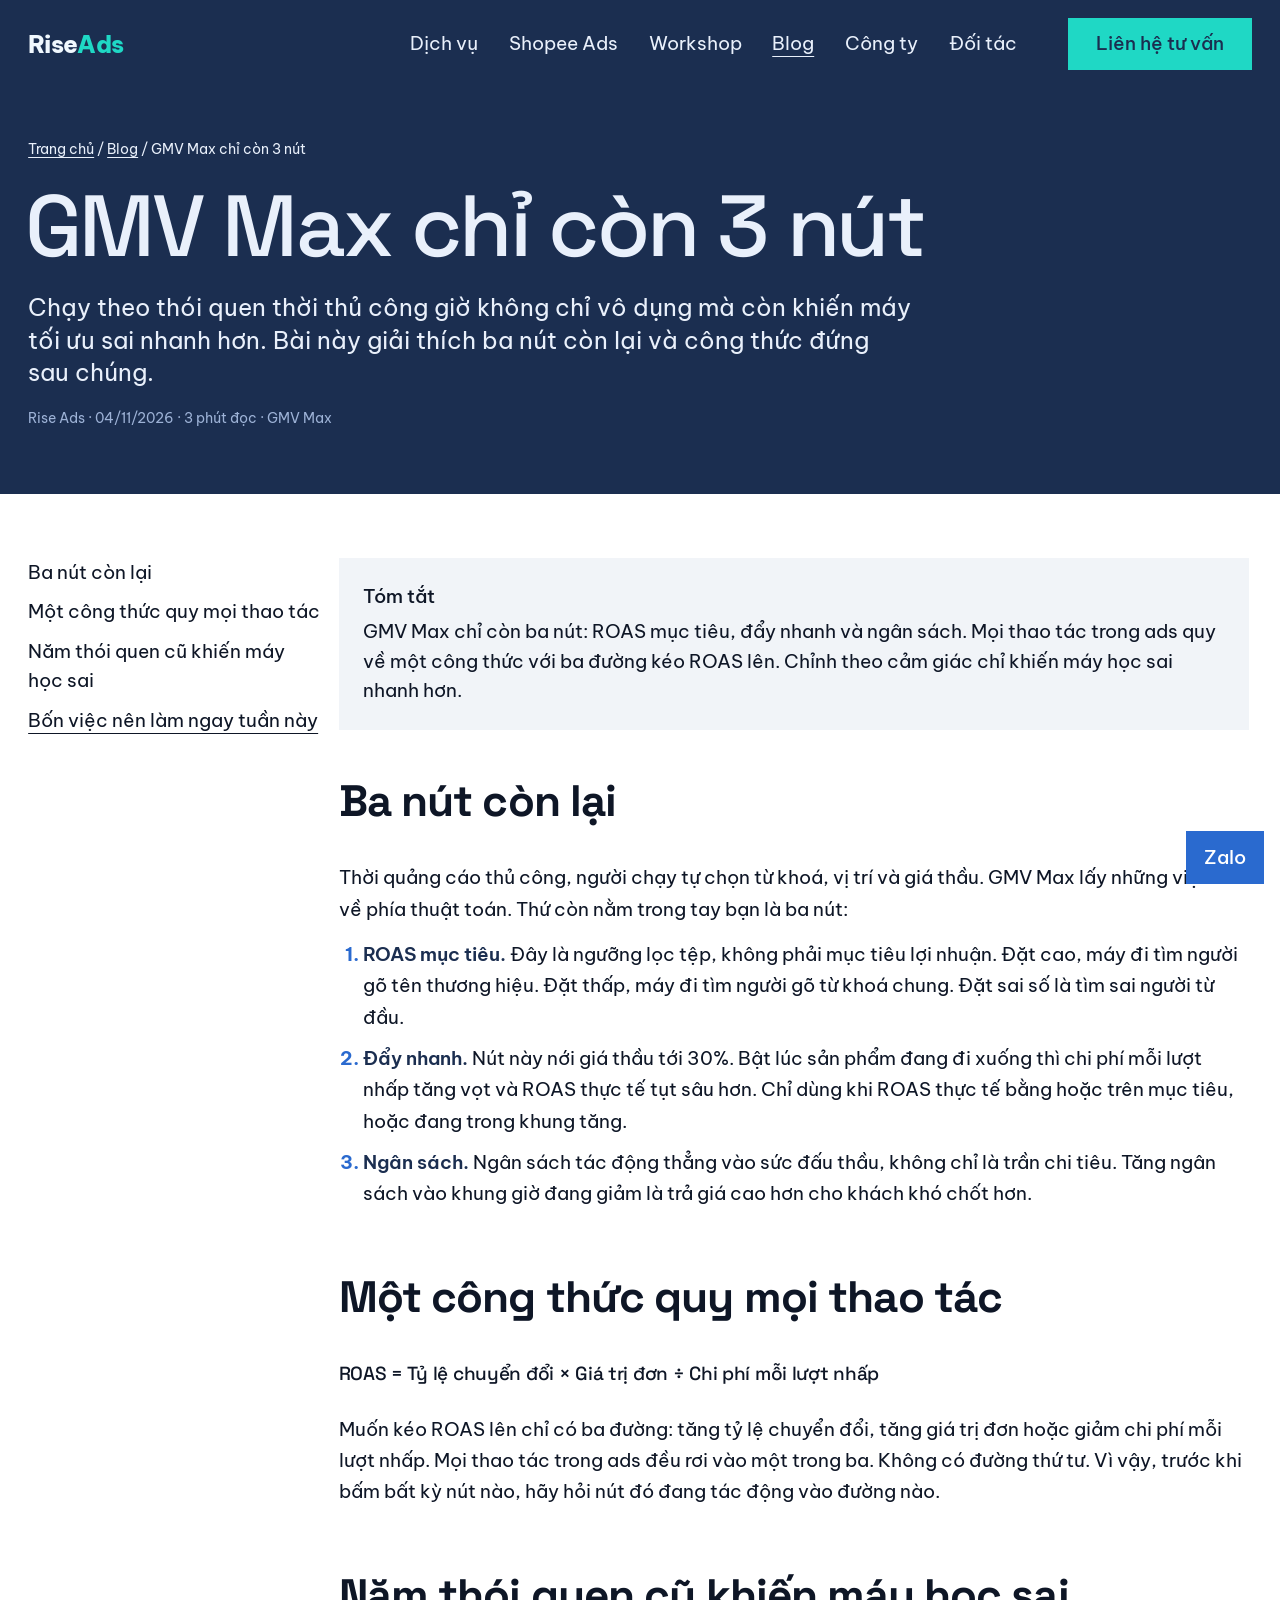
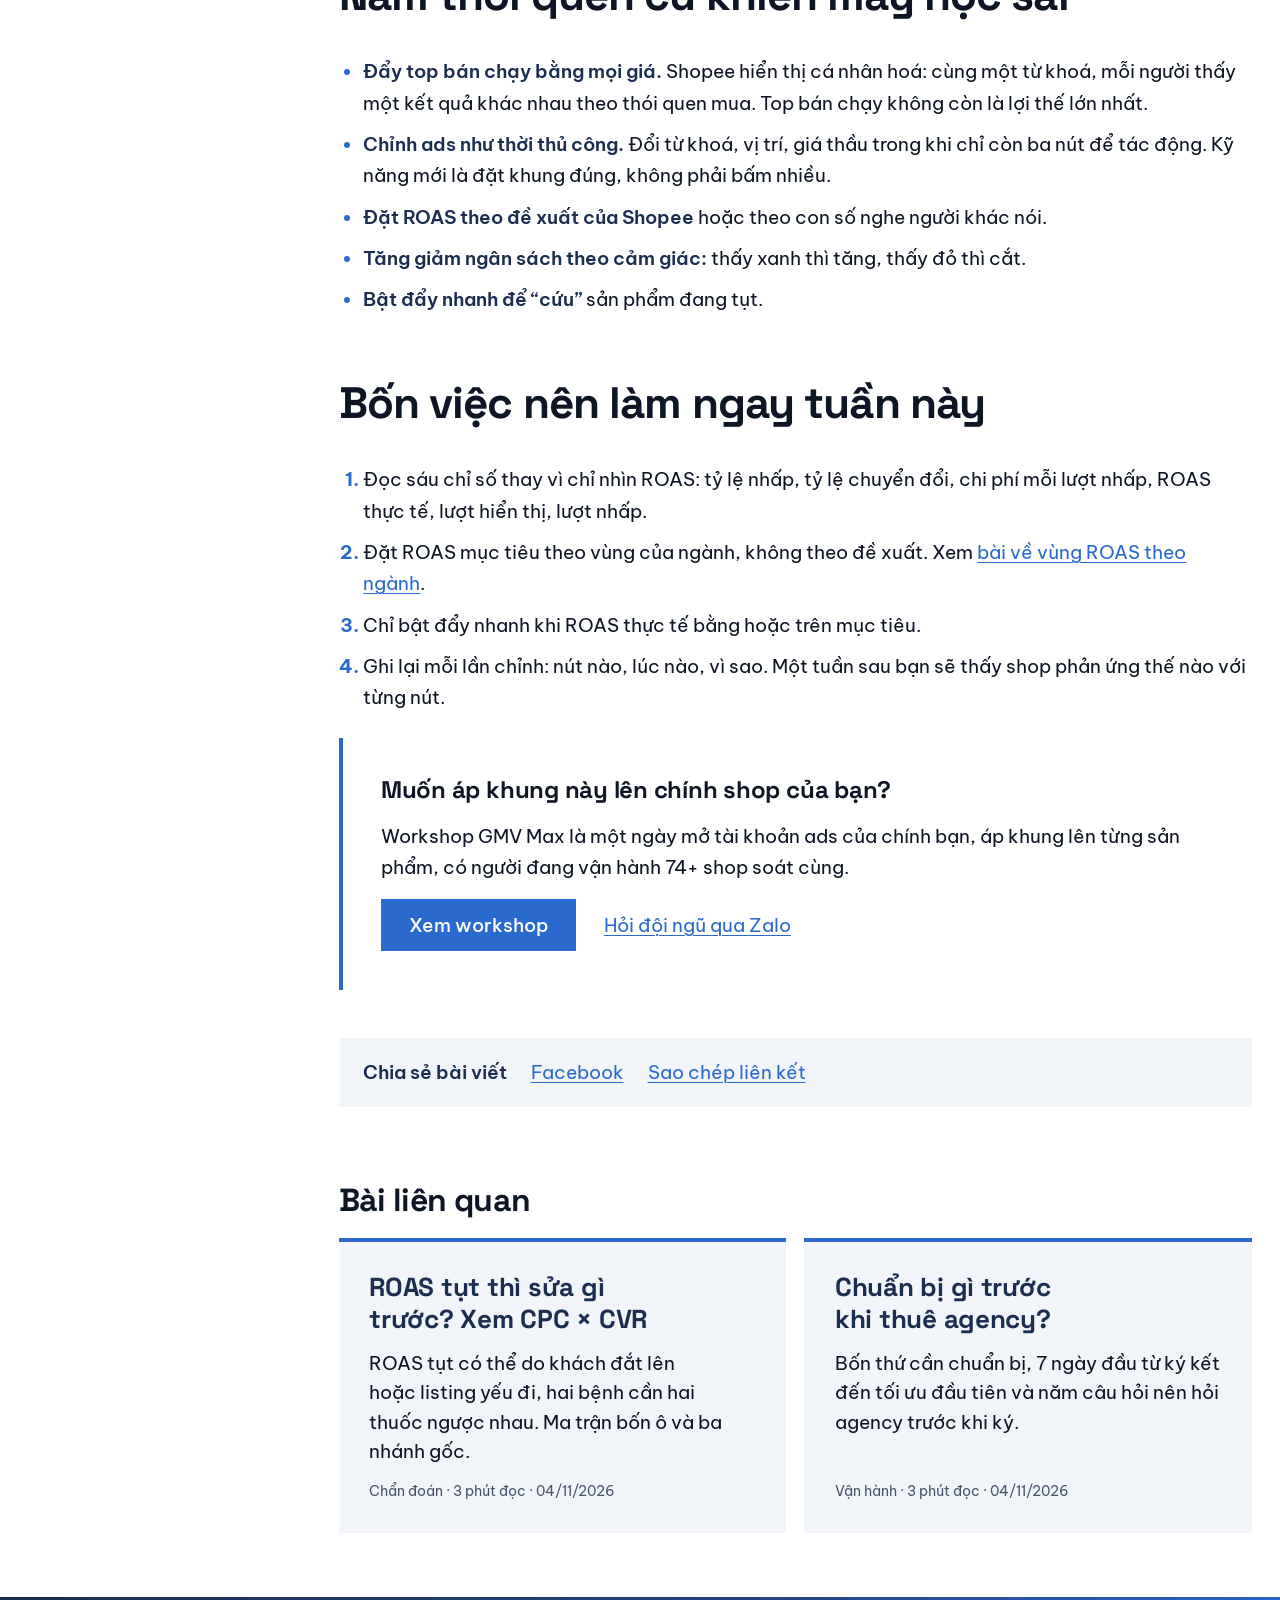
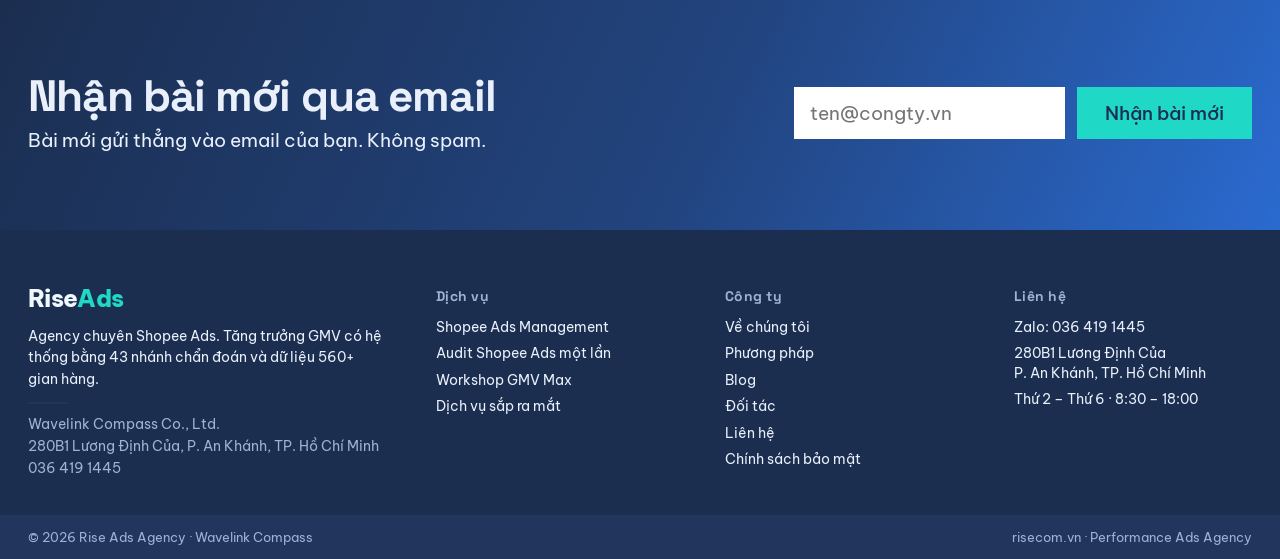
<file: blog-gmv-max-3-nut.html>
<!doctype html>
<html lang="vi">
<head>
<meta charset="utf-8">
<meta name="viewport" content="width=device-width, initial-scale=1">
<title>GMV Max chỉ còn 3 nút: ROAS mục tiêu, đẩy nhanh, ngân sách | Rise Ads</title>
<meta name="description" content="GMV Max chỉ còn ba nút: ROAS mục tiêu, đẩy nhanh và ngân sách. Từng nút làm gì, công thức ROAS và năm thói quen cũ khiến máy tối ưu sai.">
<link rel="canonical" href="https://risecom.vn/blog-gmv-max-3-nut.html">
<meta name="theme-color" content="#1b2e50">
<meta property="og:type" content="article">
<meta property="og:title" content="GMV Max chỉ còn 3 nút: ROAS mục tiêu, đẩy nhanh, ngân sách">
<meta property="og:description" content="GMV Max chỉ còn ba nút: ROAS mục tiêu, đẩy nhanh và ngân sách. Từng nút làm gì, công thức ROAS và năm thói quen cũ khiến máy tối ưu sai.">
<meta property="og:image" content="https://risecom.vn/assets/workshop/photo-1.jpg">
<meta property="og:url" content="https://risecom.vn/blog-gmv-max-3-nut.html">
<link rel="icon" href="favicon.svg" type="image/svg+xml">
<link rel="preconnect" href="https://fonts.googleapis.com">
<link rel="preconnect" href="https://fonts.gstatic.com" crossorigin>
<link href="https://fonts.googleapis.com/css2?family=Be+Vietnam+Pro:wght@400;500;600;800&family=Space+Grotesk:wght@500;700&display=swap" rel="stylesheet">
<link rel="stylesheet" href="styles.css?v=20261104k">
<script type="application/ld+json">{"@context": "https://schema.org", "@type": "Article", "headline": "GMV Max chỉ còn 3 nút: ROAS mục tiêu, đẩy nhanh, ngân sách", "description": "GMV Max chỉ còn ba nút: ROAS mục tiêu, đẩy nhanh và ngân sách. Từng nút làm gì, công thức ROAS và năm thói quen cũ khiến máy tối ưu sai.", "datePublished": "2026-11-04", "dateModified": "2026-11-04", "inLanguage": "vi", "author": {"@type": "Organization", "name": "Rise Ads"}, "publisher": {"@type": "Organization", "name": "Rise Ads Agency", "url": "https://risecom.vn/"}, "mainEntityOfPage": "https://risecom.vn/blog-gmv-max-3-nut.html", "image": "https://risecom.vn/assets/workshop/photo-1.jpg"}</script>
<script type="application/ld+json">{"@context": "https://schema.org", "@type": "BreadcrumbList", "itemListElement": [{"@type": "ListItem", "position": 1, "name": "Trang chủ", "item": "https://risecom.vn/"}, {"@type": "ListItem", "position": 2, "name": "Blog", "item": "https://risecom.vn/blog.html"}, {"@type": "ListItem", "position": 3, "name": "GMV Max chỉ còn 3 nút", "item": "https://risecom.vn/blog-gmv-max-3-nut.html"}]}</script>
</head>
<body>

<div class="topbar field-navy">
  <header class="nav wrap">
    <a class="mark" href="index.html" aria-label="RiseAds, trang chủ">Rise<b>Ads</b></a>
    <nav class="nav-links" aria-label="Chính">
      <a href="services.html">Dịch vụ</a>
      <a href="shopee-ads.html">Shopee Ads</a>
      <a href="workshop.html">Workshop</a>
      <a href="blog.html" aria-current="page">Blog</a>
      <a href="company.html">Công ty</a>
      <a href="clients.html">Đối tác</a>
    </nav>
    <div class="nav-act">
      <button class="btn" type="button" data-modal="tu-van">Liên hệ tư vấn</button>
      <button class="menu-btn" type="button" aria-expanded="false" aria-controls="sheet">Menu</button>
    </div>
  </header>
</div>
<div class="field-navy">
  <section class="hero post-head" aria-labelledby="h1">
    <div class="wrap">
      <p class="crumb"><a href="index.html">Trang chủ</a> / <a href="blog.html">Blog</a> / GMV Max chỉ còn 3 nút</p>
      <h1 id="h1">GMV Max chỉ còn 3 nút</h1>
      <p class="lead">Chạy theo thói quen thời thủ công giờ không chỉ vô dụng mà còn khiến máy tối ưu sai nhanh hơn. Bài này giải thích ba nút còn lại và công thức đứng sau chúng.</p>
      <p class="post-meta">Rise Ads · 04/11/2026 · 3 phút đọc · GMV Max</p>
    </div>
  </section>
</div>

<div class="wrap hub hub-post">
  <aside class="toc" aria-label="Mục lục bài viết">
    <ol>
      <li><a href="#ba-nut-con-lai">Ba nút còn lại</a></li>
      <li><a href="#mot-cong-thuc-quy-moi-thao-tac">Một công thức quy mọi thao tác</a></li>
      <li><a href="#nam-thoi-quen-cu-khien-may-hoc-sai">Năm thói quen cũ khiến máy học sai</a></li>
      <li><a href="#bon-viec-nen-lam-ngay-tuan-nay">Bốn việc nên làm ngay tuần này</a></li>
    </ol>
  </aside>
  <article class="hub-body">
    <div class="prose">
<div class="readfast"><b>Tóm tắt</b>GMV Max chỉ còn ba nút: ROAS mục tiêu, đẩy nhanh và ngân sách. Mọi thao tác trong ads quy về một công thức với ba đường kéo ROAS lên. Chỉnh theo cảm giác chỉ khiến máy học sai nhanh hơn.</div>

<h2 id="ba-nut-con-lai">Ba nút còn lại</h2>

<p>Thời quảng cáo thủ công, người chạy tự chọn từ khoá, vị trí và giá thầu. GMV Max lấy những việc đó về phía thuật toán. Thứ còn nằm trong tay bạn là ba nút:</p>

<ol>
<li><b>ROAS mục tiêu.</b> Đây là ngưỡng lọc tệp, không phải mục tiêu lợi nhuận. Đặt cao, máy đi tìm người gõ tên thương hiệu. Đặt thấp, máy đi tìm người gõ từ khoá chung. Đặt sai số là tìm sai người từ đầu.</li>
<li><b>Đẩy nhanh.</b> Nút này nới giá thầu tới 30%. Bật lúc sản phẩm đang đi xuống thì chi phí mỗi lượt nhấp tăng vọt và ROAS thực tế tụt sâu hơn. Chỉ dùng khi ROAS thực tế bằng hoặc trên mục tiêu, hoặc đang trong khung tăng.</li>
<li><b>Ngân sách.</b> Ngân sách tác động thẳng vào sức đấu thầu, không chỉ là trần chi tiêu. Tăng ngân sách vào khung giờ đang giảm là trả giá cao hơn cho khách khó chốt hơn.</li>
</ol>

<h2 id="mot-cong-thuc-quy-moi-thao-tac">Một công thức quy mọi thao tác</h2>

<p class="statement statement--wide">ROAS = Tỷ lệ chuyển đổi × Giá trị đơn ÷ Chi phí mỗi lượt nhấp</p>

<p>Muốn kéo ROAS lên chỉ có ba đường: tăng tỷ lệ chuyển đổi, tăng giá trị đơn hoặc giảm chi phí mỗi lượt nhấp. Mọi thao tác trong ads đều rơi vào một trong ba. Không có đường thứ tư. Vì vậy, trước khi bấm bất kỳ nút nào, hãy hỏi nút đó đang tác động vào đường nào.</p>

<h2 id="nam-thoi-quen-cu-khien-may-hoc-sai">Năm thói quen cũ khiến máy học sai</h2>

<ul>
<li><b>Đẩy top bán chạy bằng mọi giá.</b> Shopee hiển thị cá nhân hoá: cùng một từ khoá, mỗi người thấy một kết quả khác nhau theo thói quen mua. Top bán chạy không còn là lợi thế lớn nhất.</li>
<li><b>Chỉnh ads như thời thủ công.</b> Đổi từ khoá, vị trí, giá thầu trong khi chỉ còn ba nút để tác động. Kỹ năng mới là đặt khung đúng, không phải bấm nhiều.</li>
<li><b>Đặt ROAS theo đề xuất của Shopee</b> hoặc theo con số nghe người khác nói.</li>
<li><b>Tăng giảm ngân sách theo cảm giác:</b> thấy xanh thì tăng, thấy đỏ thì cắt.</li>
<li><b>Bật đẩy nhanh để “cứu”</b> sản phẩm đang tụt.</li>
</ul>

<h2 id="bon-viec-nen-lam-ngay-tuan-nay">Bốn việc nên làm ngay tuần này</h2>

<ol>
<li>Đọc sáu chỉ số thay vì chỉ nhìn ROAS: tỷ lệ nhấp, tỷ lệ chuyển đổi, chi phí mỗi lượt nhấp, ROAS thực tế, lượt hiển thị, lượt nhấp.</li>
<li>Đặt ROAS mục tiêu theo vùng của ngành, không theo đề xuất. Xem <a href="blog-vung-roas-theo-nganh.html">bài về vùng ROAS theo ngành</a>.</li>
<li>Chỉ bật đẩy nhanh khi ROAS thực tế bằng hoặc trên mục tiêu.</li>
<li>Ghi lại mỗi lần chỉnh: nút nào, lúc nào, vì sao. Một tuần sau bạn sẽ thấy shop phản ứng thế nào với từng nút.</li>
</ol>

<div class="panel">
<h3>Muốn áp khung này lên chính shop của bạn?</h3>
<p class="mt-s">Workshop GMV Max là một ngày mở tài khoản ads của chính bạn, áp khung lên từng sản phẩm, có người đang vận hành 74+ shop soát cùng.</p>
<div class="actions mt-s"><a class="btn" href="workshop.html">Xem workshop</a><button class="link" type="button" data-modal="tu-van">Hỏi đội ngũ qua Zalo</button></div>
</div>
    </div>
    <div class="share">
      <b>Chia sẻ bài viết</b>
      <a class="link" href="https://www.facebook.com/sharer/sharer.php?u=https://risecom.vn/blog-gmv-max-3-nut.html" target="_blank" rel="noopener">Facebook</a>
      <span><button class="link" type="button" data-copy>Sao chép liên kết</button> <span class="small" data-copy-note aria-live="polite"></span></span>
    </div>
    <section class="related" aria-labelledby="h-related">
      <h2 id="h-related">Bài liên quan</h2>
      <div class="post-grid">
        <article class="post-card" data-post data-cat="chan-doan" data-text="ROAS tụt thì sửa gì trước? Xem CPC × CVR ROAS tụt có thể do khách đắt lên hoặc listing yếu đi, hai bệnh cần hai thuốc ngược nhau. Ma trận bốn ô và ba nhánh gốc. Chẩn đoán">
          <h3><a href="blog-doc-shop-cpc-cvr.html">ROAS tụt thì sửa gì trước? Xem CPC × CVR</a></h3>
          <p>ROAS tụt có thể do khách đắt lên hoặc listing yếu đi, hai bệnh cần hai thuốc ngược nhau. Ma trận bốn ô và ba nhánh gốc.</p>
          <p class="post-meta">Chẩn đoán · 3 phút đọc · 04/11/2026</p>
        </article>
        <article class="post-card" data-post data-cat="van-hanh" data-text="Chuẩn bị gì trước khi thuê agency? Bốn thứ cần chuẩn bị, 7 ngày đầu từ ký kết đến tối ưu đầu tiên và năm câu hỏi nên hỏi agency trước khi ký. Vận hành">
          <h3><a href="blog-chuan-bi-thue-agency.html">Chuẩn bị gì trước khi thuê agency?</a></h3>
          <p>Bốn thứ cần chuẩn bị, 7 ngày đầu từ ký kết đến tối ưu đầu tiên và năm câu hỏi nên hỏi agency trước khi ký.</p>
          <p class="post-meta">Vận hành · 3 phút đọc · 04/11/2026</p>
        </article>
      </div>
    </section>
  </article>
</div>

<section class="field-navy cta-band" aria-labelledby="h-sub">
  <div class="wrap">
    <div class="cta-text reveal">
      <h2 id="h-sub">Nhận bài mới qua email</h2>
      <p class="lead">Bài mới gửi thẳng vào email của bạn. Không spam.</p>
    </div>
    <form class="sub-inline" data-form data-done="Đã đăng ký. Bài mới sẽ gửi tới email của bạn." novalidate aria-label="Nhận bài mới qua email">
          <label class="visually-hidden" for="b-email-end">Email</label>
          <input id="b-email-end" name="email" type="email" required autocomplete="email" placeholder="ten@congty.vn">
          <button class="btn" type="submit">Nhận bài mới</button>
          <input type="hidden" name="service" value="blog-dang-ky">
          <div class="hp" aria-hidden="true"><label>Website<input name="website_url" tabindex="-1" autocomplete="off"></label></div>
          <p class="err" aria-live="polite"></p>
          <p class="f-done" hidden></p>
        </form>
  </div>
</section>

<footer class="field-navy foot">
  <div class="wrap">
    <div class="foot-grid">
      <div class="foot-brand">
        <a class="mark" href="index.html">Rise<b>Ads</b></a>
        <p class="mt-s">Agency chuyên Shopee Ads. Tăng trưởng GMV có hệ thống bằng 43 nhánh chẩn đoán và dữ liệu 560+ gian hàng.</p>
        <p class="foot-legal">Wavelink Compass Co., Ltd.<br>280B1 Lương Định Của, P. An Khánh, TP. Hồ Chí Minh<br>036 419 1445</p>
      </div>
      <nav class="foot-col" aria-label="Dịch vụ">
        <h4>Dịch vụ</h4>
        <a href="shopee-ads.html">Shopee Ads Management</a>
        <a href="services.html#h-audit">Audit Shopee Ads một lần</a>
        <a href="workshop.html">Workshop GMV Max</a>
        <a href="services.html#sap-ra-mat">Dịch vụ sắp ra mắt</a>
      </nav>
      <nav class="foot-col" aria-label="Công ty">
        <h4>Công ty</h4>
        <a href="company.html">Về chúng tôi</a>
        <a href="shopee-ads.html#quy-trinh">Phương pháp</a>
        <a href="blog.html">Blog</a>
        <a href="clients.html">Đối tác</a>
        <a href="contact.html">Liên hệ</a>
        <a href="contact.html#bao-mat">Chính sách bảo mật</a>
      </nav>
      <div class="foot-col">
        <h4>Liên hệ</h4>
        <a href="https://zalo.me/0364191445">Zalo: 036 419 1445</a>
        <p>280B1 Lương Định Của<br>P. An Khánh, TP. Hồ Chí Minh</p>
        <p>Thứ 2 – Thứ 6 · 8:30 – 18:00</p>
      </div>
    </div>
    <div class="foot-end">
      <span>© 2026 Rise Ads Agency · Wavelink Compass</span>
      <span>risecom.vn · Performance Ads Agency</span>
    </div>
  </div>
</footer>
<div id="sheet" class="sheet" hidden tabindex="-1">
  <div class="sheet-top"><a class="mark" href="index.html">Rise<b>Ads</b></a><button class="link sheet-close" type="button">Đóng</button></div>
  <nav aria-label="Menu điện thoại"><a href="services.html">Dịch vụ</a><a href="shopee-ads.html">Shopee Ads</a><a href="workshop.html">Workshop</a><a href="blog.html">Blog</a><a href="company.html">Công ty</a><a href="clients.html">Đối tác</a><a href="contact.html">Liên hệ</a></nav>
  <p class="sheet-foot"><a href="https://zalo.me/0364191445">Zalo 036 419 1445</a></p>
</div>

<dialog id="contact-modal" class="modal" aria-labelledby="m-title">
  <div class="m-in">
    <div class="m-top"><div><h2 id="m-title">Tư vấn miễn phí 30 phút</h2><p class="small mt-s">Chúng tôi chẩn đoán shop trước khi đề xuất. Phản hồi trong 24 giờ làm việc.</p></div><button class="link" type="button" data-modal-close>Đóng</button></div>
    <form class="form" data-form novalidate>
      <div><label for="m-name">Tên / Công ty</label><input id="m-name" name="name" required autocomplete="name"></div>
      <div><label for="m-phone">Số Zalo</label><input id="m-phone" name="phone" type="tel" required inputmode="tel" autocomplete="tel" aria-describedby="m-phone-h"><p id="m-phone-h" class="hint small">Zalo là kênh ưu tiên, phản hồi nhanh nhất.</p></div>
      <div><label for="m-service">Dịch vụ quan tâm</label><select id="m-service" name="service"><option value="tu-van">Shopee Ads Management</option><option value="bao-gia">Báo giá Shopee Ads Management</option><option value="audit">Audit Shopee Ads (1 lần)</option><option value="khac">Khác</option></select></div>
      <div><label for="m-ind">Ngành hàng</label><select id="m-ind" name="industry"><option value="">Chọn ngành</option></select></div>
      <div><label for="m-spend">Chi phí Ads / tháng</label><input id="m-spend" name="ads_spend" inputmode="decimal" placeholder="VD: 60 triệu"></div>
      <div><label for="m-rev">Doanh thu từ Ads / tháng</label><input id="m-rev" name="ads_revenue" inputmode="decimal" placeholder="VD: 400 triệu"><p class="roas-out small" aria-live="polite"></p></div>
      <div class="f-full"><label for="m-issue">Vấn đề đang gặp</label><textarea id="m-issue" name="issue" placeholder="ROAS không ổn định, keyword sai tệp, muốn scale nhưng không biết bắt đầu từ đâu..."></textarea></div>
      <div class="hp" aria-hidden="true"><label>Website<input name="website_url" tabindex="-1" autocomplete="off"></label></div>
      <p class="err f-full" aria-live="polite"></p>
      <div class="f-act actions"><button class="btn" type="submit">Gửi yêu cầu tư vấn</button><span class="small">Phản hồi trong 24 giờ làm việc</span></div>
      <p class="f-done" hidden></p>
    </form>
  </div>
</dialog>

<a class="zalo-fab" href="https://zalo.me/0364191445">Zalo</a>
<script src="app.js?v=20261104k" defer></script>
</body>
</html>
</file>
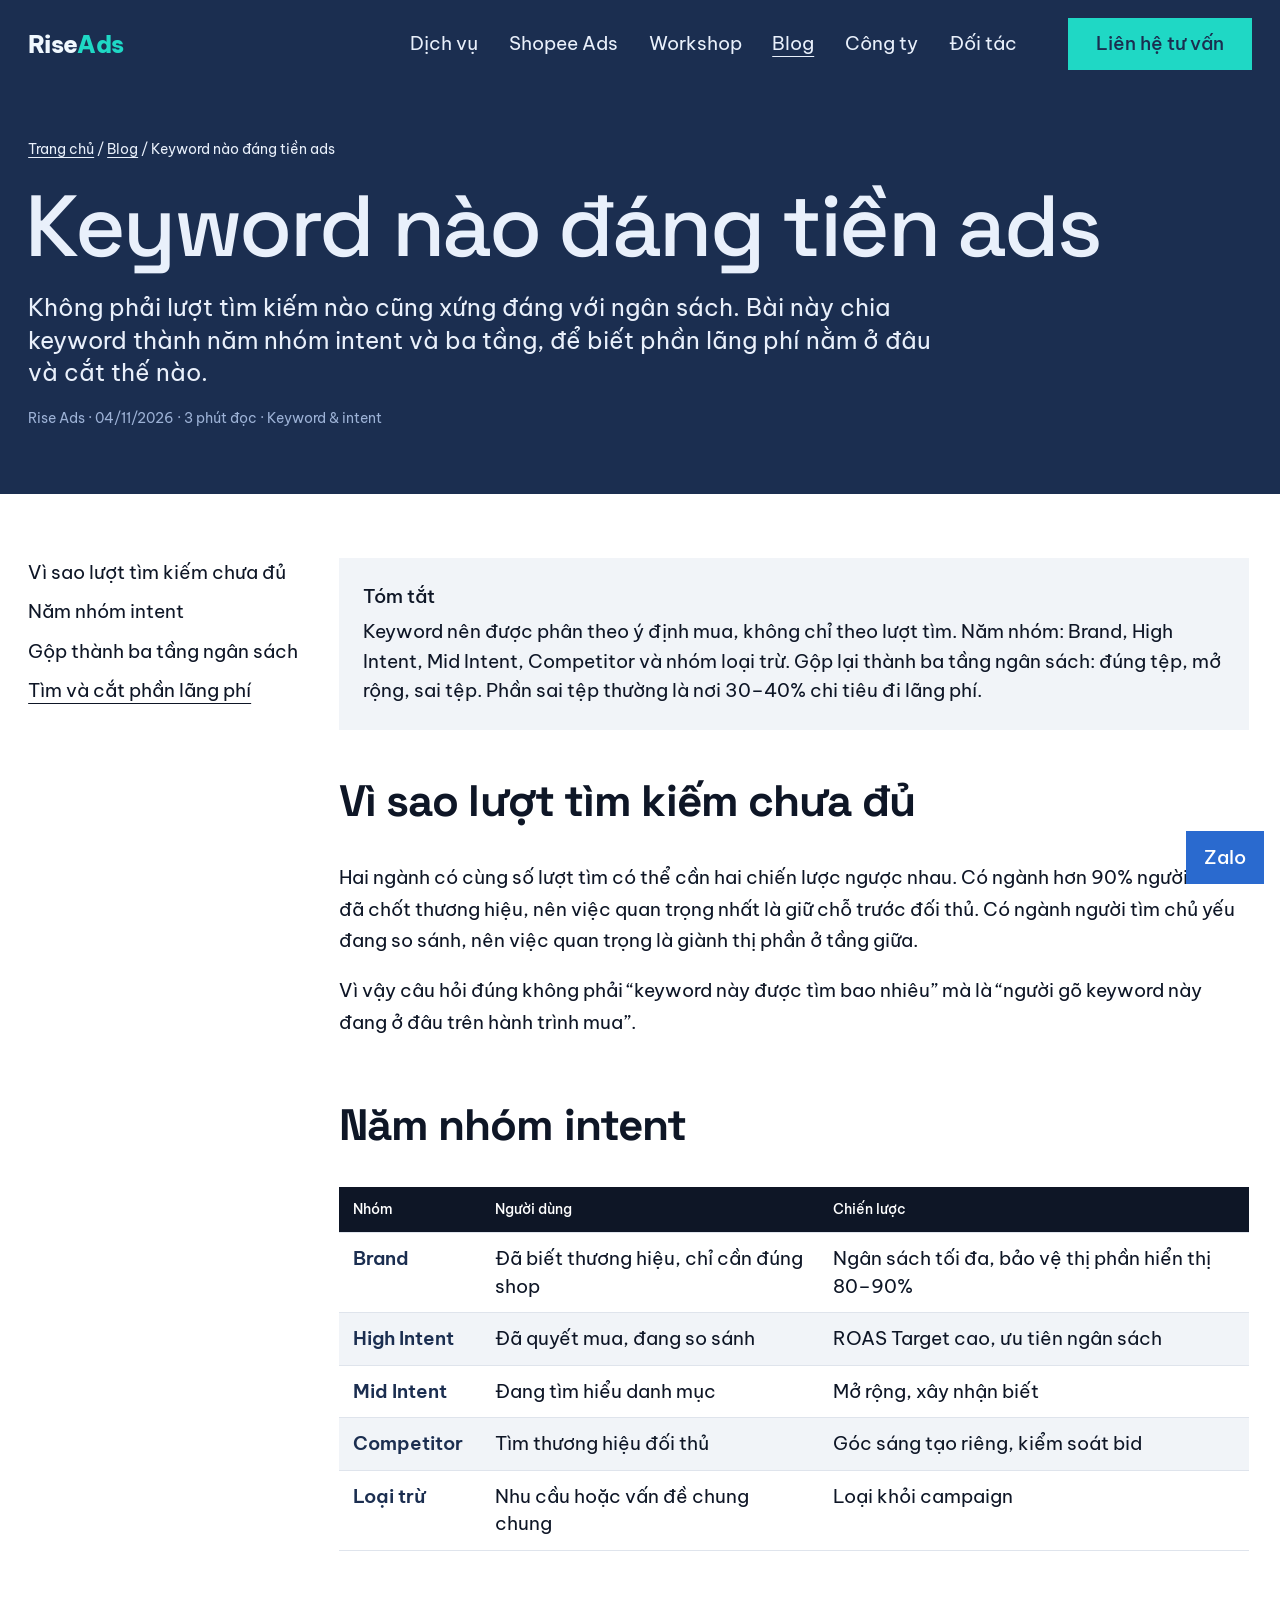
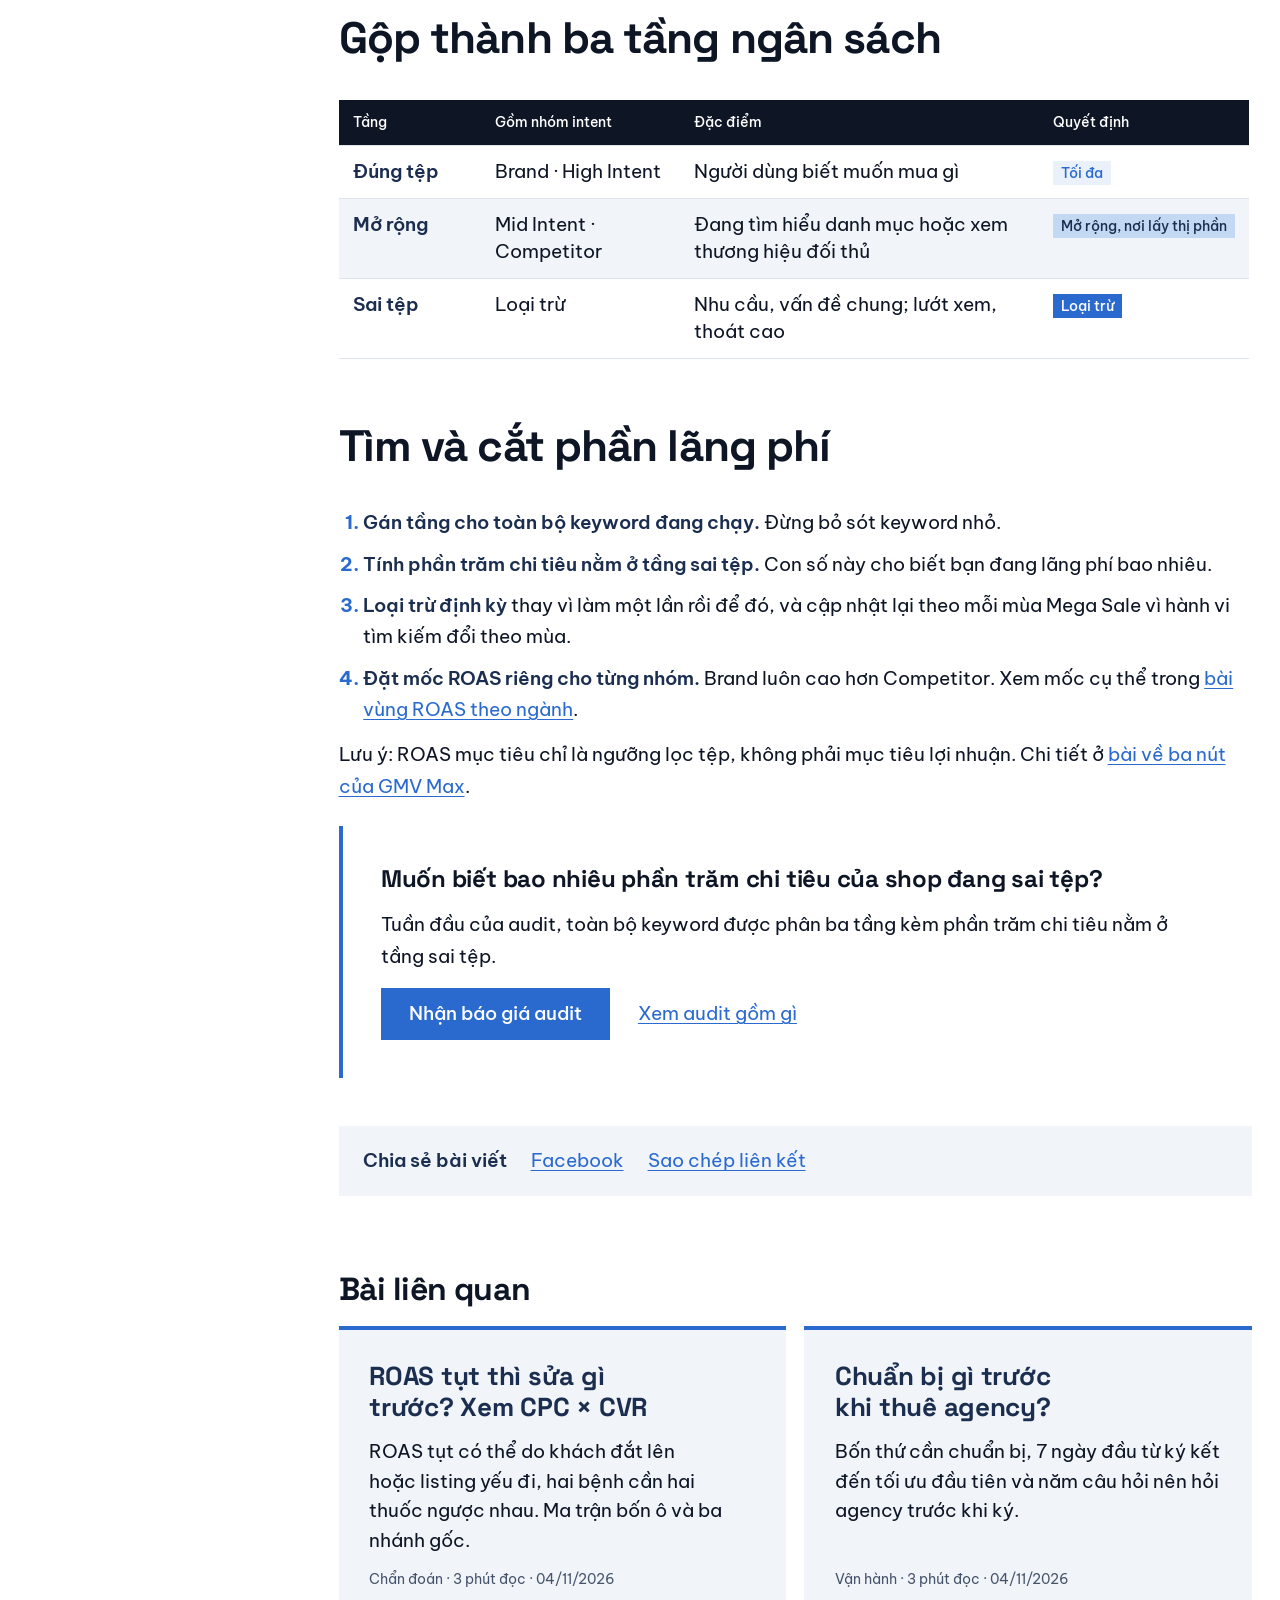
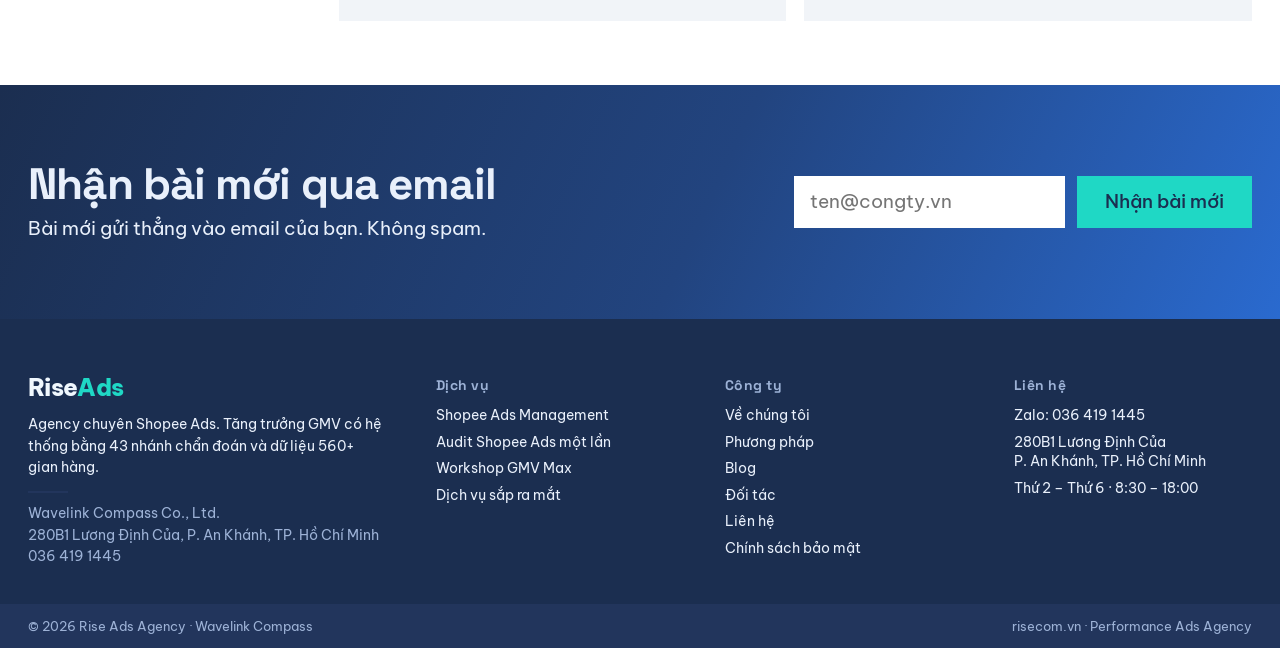
<file: blog-keyword-intent-sai-tep.html>
<!doctype html>
<html lang="vi">
<head>
<meta charset="utf-8">
<meta name="viewport" content="width=device-width, initial-scale=1">
<title>Phân loại keyword Shopee Ads theo intent: Brand, High, Mid, Competitor và keyword sai tệp | Rise Ads</title>
<meta name="description" content="Phân keyword Shopee Ads thành năm nhóm intent và ba tầng ngân sách: đúng tệp, mở rộng, sai tệp. Cách tìm và cắt phần chi tiêu lãng phí.">
<link rel="canonical" href="https://risecom.vn/blog-keyword-intent-sai-tep.html">
<meta name="theme-color" content="#1b2e50">
<meta property="og:type" content="article">
<meta property="og:title" content="Phân loại keyword Shopee Ads theo intent: Brand, High, Mid, Competitor và keyword sai tệp">
<meta property="og:description" content="Phân keyword Shopee Ads thành năm nhóm intent và ba tầng ngân sách: đúng tệp, mở rộng, sai tệp. Cách tìm và cắt phần chi tiêu lãng phí.">
<meta property="og:image" content="https://risecom.vn/assets/workshop/photo-1.jpg">
<meta property="og:url" content="https://risecom.vn/blog-keyword-intent-sai-tep.html">
<link rel="icon" href="favicon.svg" type="image/svg+xml">
<link rel="preconnect" href="https://fonts.googleapis.com">
<link rel="preconnect" href="https://fonts.gstatic.com" crossorigin>
<link href="https://fonts.googleapis.com/css2?family=Be+Vietnam+Pro:wght@400;500;600;800&family=Space+Grotesk:wght@500;700&display=swap" rel="stylesheet">
<link rel="stylesheet" href="styles.css?v=20261104k">
<script type="application/ld+json">{"@context": "https://schema.org", "@type": "Article", "headline": "Phân loại keyword Shopee Ads theo intent: Brand, High, Mid, Competitor và keyword sai tệp", "description": "Phân keyword Shopee Ads thành năm nhóm intent và ba tầng ngân sách: đúng tệp, mở rộng, sai tệp. Cách tìm và cắt phần chi tiêu lãng phí.", "datePublished": "2026-11-04", "dateModified": "2026-11-04", "inLanguage": "vi", "author": {"@type": "Organization", "name": "Rise Ads"}, "publisher": {"@type": "Organization", "name": "Rise Ads Agency", "url": "https://risecom.vn/"}, "mainEntityOfPage": "https://risecom.vn/blog-keyword-intent-sai-tep.html", "image": "https://risecom.vn/assets/workshop/photo-1.jpg"}</script>
<script type="application/ld+json">{"@context": "https://schema.org", "@type": "BreadcrumbList", "itemListElement": [{"@type": "ListItem", "position": 1, "name": "Trang chủ", "item": "https://risecom.vn/"}, {"@type": "ListItem", "position": 2, "name": "Blog", "item": "https://risecom.vn/blog.html"}, {"@type": "ListItem", "position": 3, "name": "Keyword nào đáng tiền ads", "item": "https://risecom.vn/blog-keyword-intent-sai-tep.html"}]}</script>
</head>
<body>

<div class="topbar field-navy">
  <header class="nav wrap">
    <a class="mark" href="index.html" aria-label="RiseAds, trang chủ">Rise<b>Ads</b></a>
    <nav class="nav-links" aria-label="Chính">
      <a href="services.html">Dịch vụ</a>
      <a href="shopee-ads.html">Shopee Ads</a>
      <a href="workshop.html">Workshop</a>
      <a href="blog.html" aria-current="page">Blog</a>
      <a href="company.html">Công ty</a>
      <a href="clients.html">Đối tác</a>
    </nav>
    <div class="nav-act">
      <button class="btn" type="button" data-modal="tu-van">Liên hệ tư vấn</button>
      <button class="menu-btn" type="button" aria-expanded="false" aria-controls="sheet">Menu</button>
    </div>
  </header>
</div>
<div class="field-navy">
  <section class="hero post-head" aria-labelledby="h1">
    <div class="wrap">
      <p class="crumb"><a href="index.html">Trang chủ</a> / <a href="blog.html">Blog</a> / Keyword nào đáng tiền ads</p>
      <h1 id="h1">Keyword nào đáng tiền ads</h1>
      <p class="lead">Không phải lượt tìm kiếm nào cũng xứng đáng với ngân sách. Bài này chia keyword thành năm nhóm intent và ba tầng, để biết phần lãng phí nằm ở đâu và cắt thế nào.</p>
      <p class="post-meta">Rise Ads · 04/11/2026 · 3 phút đọc · Keyword &amp; intent</p>
    </div>
  </section>
</div>

<div class="wrap hub hub-post">
  <aside class="toc" aria-label="Mục lục bài viết">
    <ol>
      <li><a href="#vi-sao-luot-tim-kiem-chua-du">Vì sao lượt tìm kiếm chưa đủ</a></li>
      <li><a href="#nam-nhom-intent">Năm nhóm intent</a></li>
      <li><a href="#gop-thanh-ba-tang-ngan-sach">Gộp thành ba tầng ngân sách</a></li>
      <li><a href="#tim-va-cat-phan-lang-phi">Tìm và cắt phần lãng phí</a></li>
    </ol>
  </aside>
  <article class="hub-body">
    <div class="prose">
<div class="readfast"><b>Tóm tắt</b>Keyword nên được phân theo ý định mua, không chỉ theo lượt tìm. Năm nhóm: Brand, High Intent, Mid Intent, Competitor và nhóm loại trừ. Gộp lại thành ba tầng ngân sách: đúng tệp, mở rộng, sai tệp. Phần sai tệp thường là nơi 30–40% chi tiêu đi lãng phí.</div>

<h2 id="vi-sao-luot-tim-kiem-chua-du">Vì sao lượt tìm kiếm chưa đủ</h2>

<p>Hai ngành có cùng số lượt tìm có thể cần hai chiến lược ngược nhau. Có ngành hơn 90% người tìm đã chốt thương hiệu, nên việc quan trọng nhất là giữ chỗ trước đối thủ. Có ngành người tìm chủ yếu đang so sánh, nên việc quan trọng là giành thị phần ở tầng giữa.</p>

<p>Vì vậy câu hỏi đúng không phải “keyword này được tìm bao nhiêu” mà là “người gõ keyword này đang ở đâu trên hành trình mua”.</p>

<h2 id="nam-nhom-intent">Năm nhóm intent</h2>

<table class="tbl tbl-stack">
<thead><tr><th>Nhóm</th><th>Người dùng</th><th>Chiến lược</th></tr></thead>
<tbody>
<tr><td class="k" data-l="Nhóm">Brand</td><td data-l="Người dùng">Đã biết thương hiệu, chỉ cần đúng shop</td><td data-l="Chiến lược">Ngân sách tối đa, bảo vệ thị phần hiển thị 80–90%</td></tr>
<tr><td class="k" data-l="Nhóm">High Intent</td><td data-l="Người dùng">Đã quyết mua, đang so sánh</td><td data-l="Chiến lược">ROAS Target cao, ưu tiên ngân sách</td></tr>
<tr><td class="k" data-l="Nhóm">Mid Intent</td><td data-l="Người dùng">Đang tìm hiểu danh mục</td><td data-l="Chiến lược">Mở rộng, xây nhận biết</td></tr>
<tr><td class="k" data-l="Nhóm">Competitor</td><td data-l="Người dùng">Tìm thương hiệu đối thủ</td><td data-l="Chiến lược">Góc sáng tạo riêng, kiểm soát bid</td></tr>
<tr><td class="k" data-l="Nhóm">Loại trừ</td><td data-l="Người dùng">Nhu cầu hoặc vấn đề chung chung</td><td data-l="Chiến lược">Loại khỏi campaign</td></tr>
</tbody>
</table>

<h2 id="gop-thanh-ba-tang-ngan-sach">Gộp thành ba tầng ngân sách</h2>

<table class="tbl tbl-stack">
<thead><tr><th>Tầng</th><th>Gồm nhóm intent</th><th>Đặc điểm</th><th>Quyết định</th></tr></thead>
<tbody>
<tr><td class="k" data-l="Tầng">Đúng tệp</td><td data-l="Gồm nhóm intent">Brand · High Intent</td><td data-l="Đặc điểm">Người dùng biết muốn mua gì</td><td data-l="Quyết định"><span class="tag-ok">Tối đa</span></td></tr>
<tr><td class="k" data-l="Tầng">Mở rộng</td><td data-l="Gồm nhóm intent">Mid Intent · Competitor</td><td data-l="Đặc điểm">Đang tìm hiểu danh mục hoặc xem thương hiệu đối thủ</td><td data-l="Quyết định"><span class="tag-warn">Mở rộng, nơi lấy thị phần</span></td></tr>
<tr><td class="k" data-l="Tầng">Sai tệp</td><td data-l="Gồm nhóm intent">Loại trừ</td><td data-l="Đặc điểm">Nhu cầu, vấn đề chung; lướt xem, thoát cao</td><td data-l="Quyết định"><span class="tag-risk">Loại trừ</span></td></tr>
</tbody>
</table>

<h2 id="tim-va-cat-phan-lang-phi">Tìm và cắt phần lãng phí</h2>

<ol>
<li><b>Gán tầng cho toàn bộ keyword đang chạy.</b> Đừng bỏ sót keyword nhỏ.</li>
<li><b>Tính phần trăm chi tiêu nằm ở tầng sai tệp.</b> Con số này cho biết bạn đang lãng phí bao nhiêu.</li>
<li><b>Loại trừ định kỳ</b> thay vì làm một lần rồi để đó, và cập nhật lại theo mỗi mùa Mega Sale vì hành vi tìm kiếm đổi theo mùa.</li>
<li><b>Đặt mốc ROAS riêng cho từng nhóm.</b> Brand luôn cao hơn Competitor. Xem mốc cụ thể trong <a href="blog-vung-roas-theo-nganh.html">bài vùng ROAS theo ngành</a>.</li>
</ol>

<p>Lưu ý: ROAS mục tiêu chỉ là ngưỡng lọc tệp, không phải mục tiêu lợi nhuận. Chi tiết ở <a href="blog-gmv-max-3-nut.html">bài về ba nút của GMV Max</a>.</p>

<div class="panel">
<h3>Muốn biết bao nhiêu phần trăm chi tiêu của shop đang sai tệp?</h3>
<p class="mt-s">Tuần đầu của audit, toàn bộ keyword được phân ba tầng kèm phần trăm chi tiêu nằm ở tầng sai tệp.</p>
<div class="actions mt-s"><button class="btn" type="button" data-modal="audit">Nhận báo giá audit</button><a class="link" href="services.html#h-audit">Xem audit gồm gì</a></div>
</div>
    </div>
    <div class="share">
      <b>Chia sẻ bài viết</b>
      <a class="link" href="https://www.facebook.com/sharer/sharer.php?u=https://risecom.vn/blog-keyword-intent-sai-tep.html" target="_blank" rel="noopener">Facebook</a>
      <span><button class="link" type="button" data-copy>Sao chép liên kết</button> <span class="small" data-copy-note aria-live="polite"></span></span>
    </div>
    <section class="related" aria-labelledby="h-related">
      <h2 id="h-related">Bài liên quan</h2>
      <div class="post-grid">
        <article class="post-card" data-post data-cat="chan-doan" data-text="ROAS tụt thì sửa gì trước? Xem CPC × CVR ROAS tụt có thể do khách đắt lên hoặc listing yếu đi, hai bệnh cần hai thuốc ngược nhau. Ma trận bốn ô và ba nhánh gốc. Chẩn đoán">
          <h3><a href="blog-doc-shop-cpc-cvr.html">ROAS tụt thì sửa gì trước? Xem CPC × CVR</a></h3>
          <p>ROAS tụt có thể do khách đắt lên hoặc listing yếu đi, hai bệnh cần hai thuốc ngược nhau. Ma trận bốn ô và ba nhánh gốc.</p>
          <p class="post-meta">Chẩn đoán · 3 phút đọc · 04/11/2026</p>
        </article>
        <article class="post-card" data-post data-cat="van-hanh" data-text="Chuẩn bị gì trước khi thuê agency? Bốn thứ cần chuẩn bị, 7 ngày đầu từ ký kết đến tối ưu đầu tiên và năm câu hỏi nên hỏi agency trước khi ký. Vận hành">
          <h3><a href="blog-chuan-bi-thue-agency.html">Chuẩn bị gì trước khi thuê agency?</a></h3>
          <p>Bốn thứ cần chuẩn bị, 7 ngày đầu từ ký kết đến tối ưu đầu tiên và năm câu hỏi nên hỏi agency trước khi ký.</p>
          <p class="post-meta">Vận hành · 3 phút đọc · 04/11/2026</p>
        </article>
      </div>
    </section>
  </article>
</div>

<section class="field-navy cta-band" aria-labelledby="h-sub">
  <div class="wrap">
    <div class="cta-text reveal">
      <h2 id="h-sub">Nhận bài mới qua email</h2>
      <p class="lead">Bài mới gửi thẳng vào email của bạn. Không spam.</p>
    </div>
    <form class="sub-inline" data-form data-done="Đã đăng ký. Bài mới sẽ gửi tới email của bạn." novalidate aria-label="Nhận bài mới qua email">
          <label class="visually-hidden" for="b-email-end">Email</label>
          <input id="b-email-end" name="email" type="email" required autocomplete="email" placeholder="ten@congty.vn">
          <button class="btn" type="submit">Nhận bài mới</button>
          <input type="hidden" name="service" value="blog-dang-ky">
          <div class="hp" aria-hidden="true"><label>Website<input name="website_url" tabindex="-1" autocomplete="off"></label></div>
          <p class="err" aria-live="polite"></p>
          <p class="f-done" hidden></p>
        </form>
  </div>
</section>

<footer class="field-navy foot">
  <div class="wrap">
    <div class="foot-grid">
      <div class="foot-brand">
        <a class="mark" href="index.html">Rise<b>Ads</b></a>
        <p class="mt-s">Agency chuyên Shopee Ads. Tăng trưởng GMV có hệ thống bằng 43 nhánh chẩn đoán và dữ liệu 560+ gian hàng.</p>
        <p class="foot-legal">Wavelink Compass Co., Ltd.<br>280B1 Lương Định Của, P. An Khánh, TP. Hồ Chí Minh<br>036 419 1445</p>
      </div>
      <nav class="foot-col" aria-label="Dịch vụ">
        <h4>Dịch vụ</h4>
        <a href="shopee-ads.html">Shopee Ads Management</a>
        <a href="services.html#h-audit">Audit Shopee Ads một lần</a>
        <a href="workshop.html">Workshop GMV Max</a>
        <a href="services.html#sap-ra-mat">Dịch vụ sắp ra mắt</a>
      </nav>
      <nav class="foot-col" aria-label="Công ty">
        <h4>Công ty</h4>
        <a href="company.html">Về chúng tôi</a>
        <a href="shopee-ads.html#quy-trinh">Phương pháp</a>
        <a href="blog.html">Blog</a>
        <a href="clients.html">Đối tác</a>
        <a href="contact.html">Liên hệ</a>
        <a href="contact.html#bao-mat">Chính sách bảo mật</a>
      </nav>
      <div class="foot-col">
        <h4>Liên hệ</h4>
        <a href="https://zalo.me/0364191445">Zalo: 036 419 1445</a>
        <p>280B1 Lương Định Của<br>P. An Khánh, TP. Hồ Chí Minh</p>
        <p>Thứ 2 – Thứ 6 · 8:30 – 18:00</p>
      </div>
    </div>
    <div class="foot-end">
      <span>© 2026 Rise Ads Agency · Wavelink Compass</span>
      <span>risecom.vn · Performance Ads Agency</span>
    </div>
  </div>
</footer>
<div id="sheet" class="sheet" hidden tabindex="-1">
  <div class="sheet-top"><a class="mark" href="index.html">Rise<b>Ads</b></a><button class="link sheet-close" type="button">Đóng</button></div>
  <nav aria-label="Menu điện thoại"><a href="services.html">Dịch vụ</a><a href="shopee-ads.html">Shopee Ads</a><a href="workshop.html">Workshop</a><a href="blog.html">Blog</a><a href="company.html">Công ty</a><a href="clients.html">Đối tác</a><a href="contact.html">Liên hệ</a></nav>
  <p class="sheet-foot"><a href="https://zalo.me/0364191445">Zalo 036 419 1445</a></p>
</div>

<dialog id="contact-modal" class="modal" aria-labelledby="m-title">
  <div class="m-in">
    <div class="m-top"><div><h2 id="m-title">Tư vấn miễn phí 30 phút</h2><p class="small mt-s">Chúng tôi chẩn đoán shop trước khi đề xuất. Phản hồi trong 24 giờ làm việc.</p></div><button class="link" type="button" data-modal-close>Đóng</button></div>
    <form class="form" data-form novalidate>
      <div><label for="m-name">Tên / Công ty</label><input id="m-name" name="name" required autocomplete="name"></div>
      <div><label for="m-phone">Số Zalo</label><input id="m-phone" name="phone" type="tel" required inputmode="tel" autocomplete="tel" aria-describedby="m-phone-h"><p id="m-phone-h" class="hint small">Zalo là kênh ưu tiên, phản hồi nhanh nhất.</p></div>
      <div><label for="m-service">Dịch vụ quan tâm</label><select id="m-service" name="service"><option value="tu-van">Shopee Ads Management</option><option value="bao-gia">Báo giá Shopee Ads Management</option><option value="audit">Audit Shopee Ads (1 lần)</option><option value="khac">Khác</option></select></div>
      <div><label for="m-ind">Ngành hàng</label><select id="m-ind" name="industry"><option value="">Chọn ngành</option></select></div>
      <div><label for="m-spend">Chi phí Ads / tháng</label><input id="m-spend" name="ads_spend" inputmode="decimal" placeholder="VD: 60 triệu"></div>
      <div><label for="m-rev">Doanh thu từ Ads / tháng</label><input id="m-rev" name="ads_revenue" inputmode="decimal" placeholder="VD: 400 triệu"><p class="roas-out small" aria-live="polite"></p></div>
      <div class="f-full"><label for="m-issue">Vấn đề đang gặp</label><textarea id="m-issue" name="issue" placeholder="ROAS không ổn định, keyword sai tệp, muốn scale nhưng không biết bắt đầu từ đâu..."></textarea></div>
      <div class="hp" aria-hidden="true"><label>Website<input name="website_url" tabindex="-1" autocomplete="off"></label></div>
      <p class="err f-full" aria-live="polite"></p>
      <div class="f-act actions"><button class="btn" type="submit">Gửi yêu cầu tư vấn</button><span class="small">Phản hồi trong 24 giờ làm việc</span></div>
      <p class="f-done" hidden></p>
    </form>
  </div>
</dialog>

<a class="zalo-fab" href="https://zalo.me/0364191445">Zalo</a>
<script src="app.js?v=20261104k" defer></script>
</body>
</html>
</file>
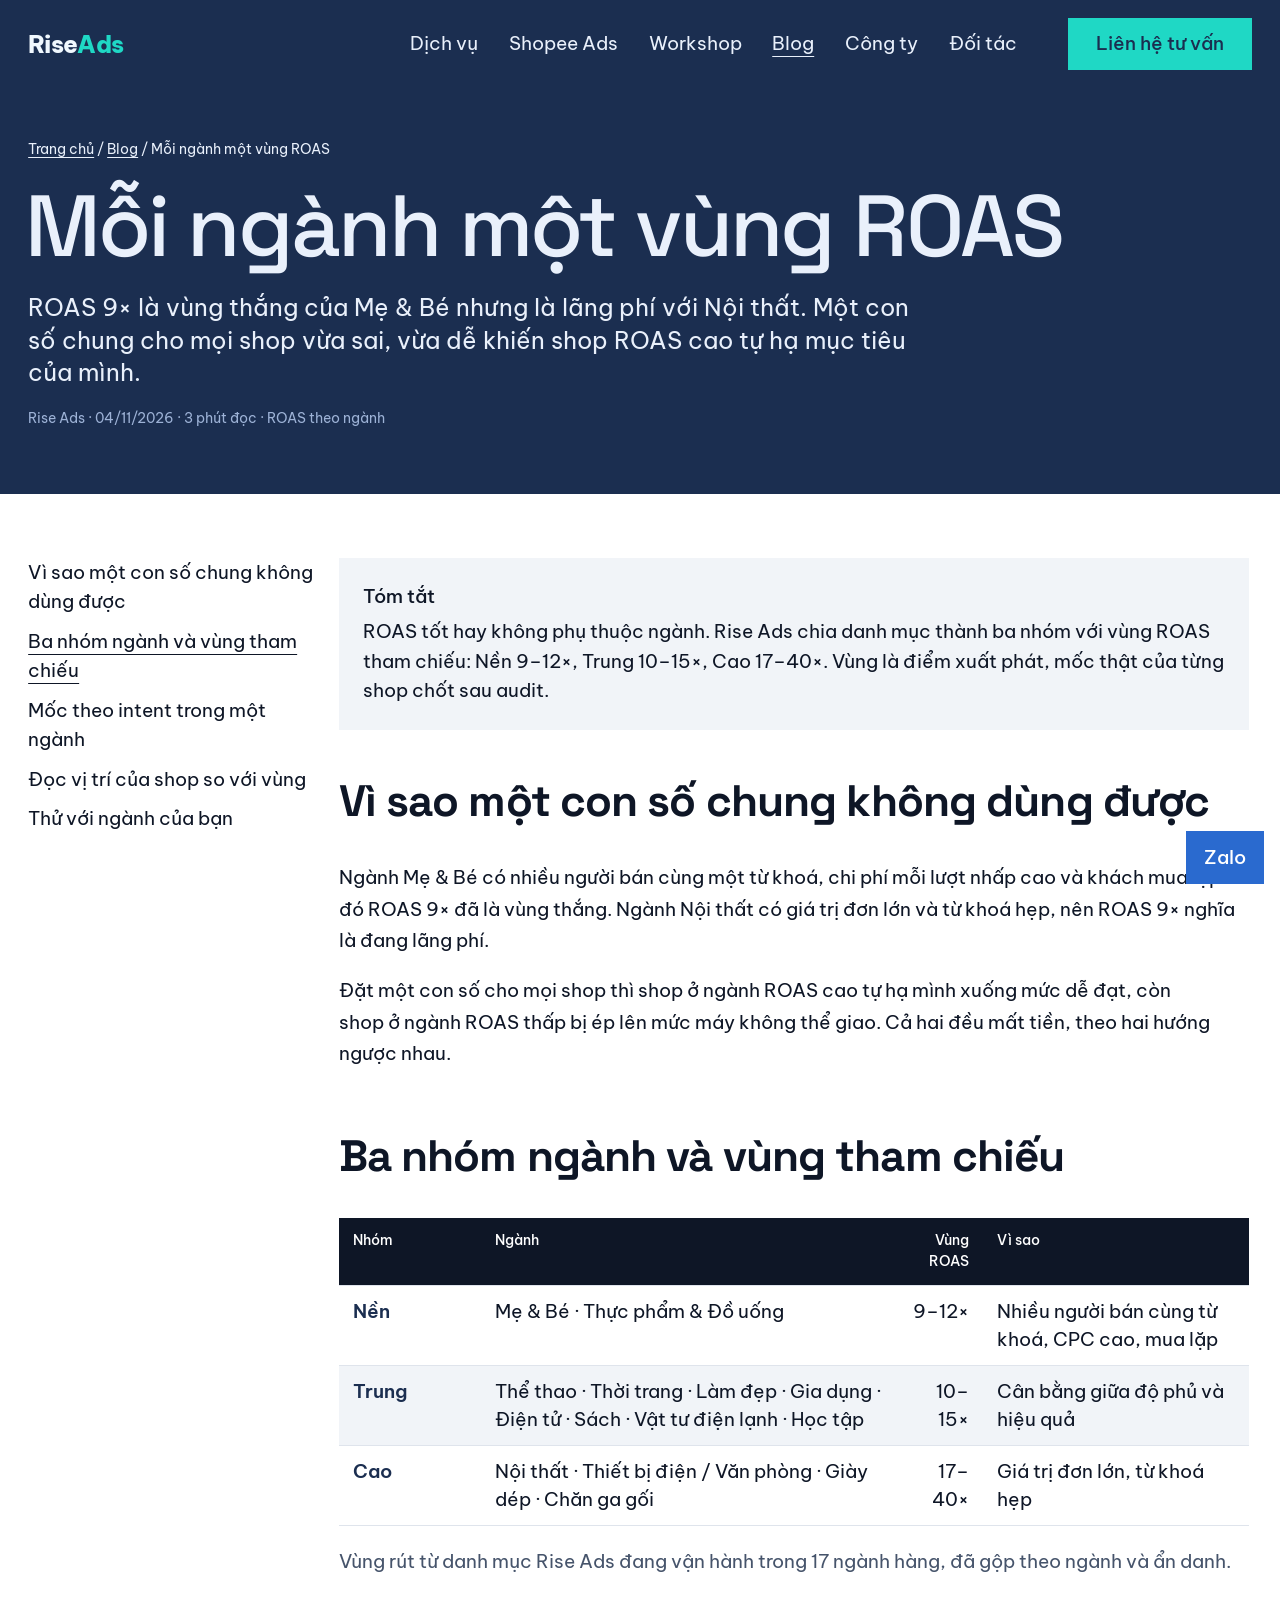
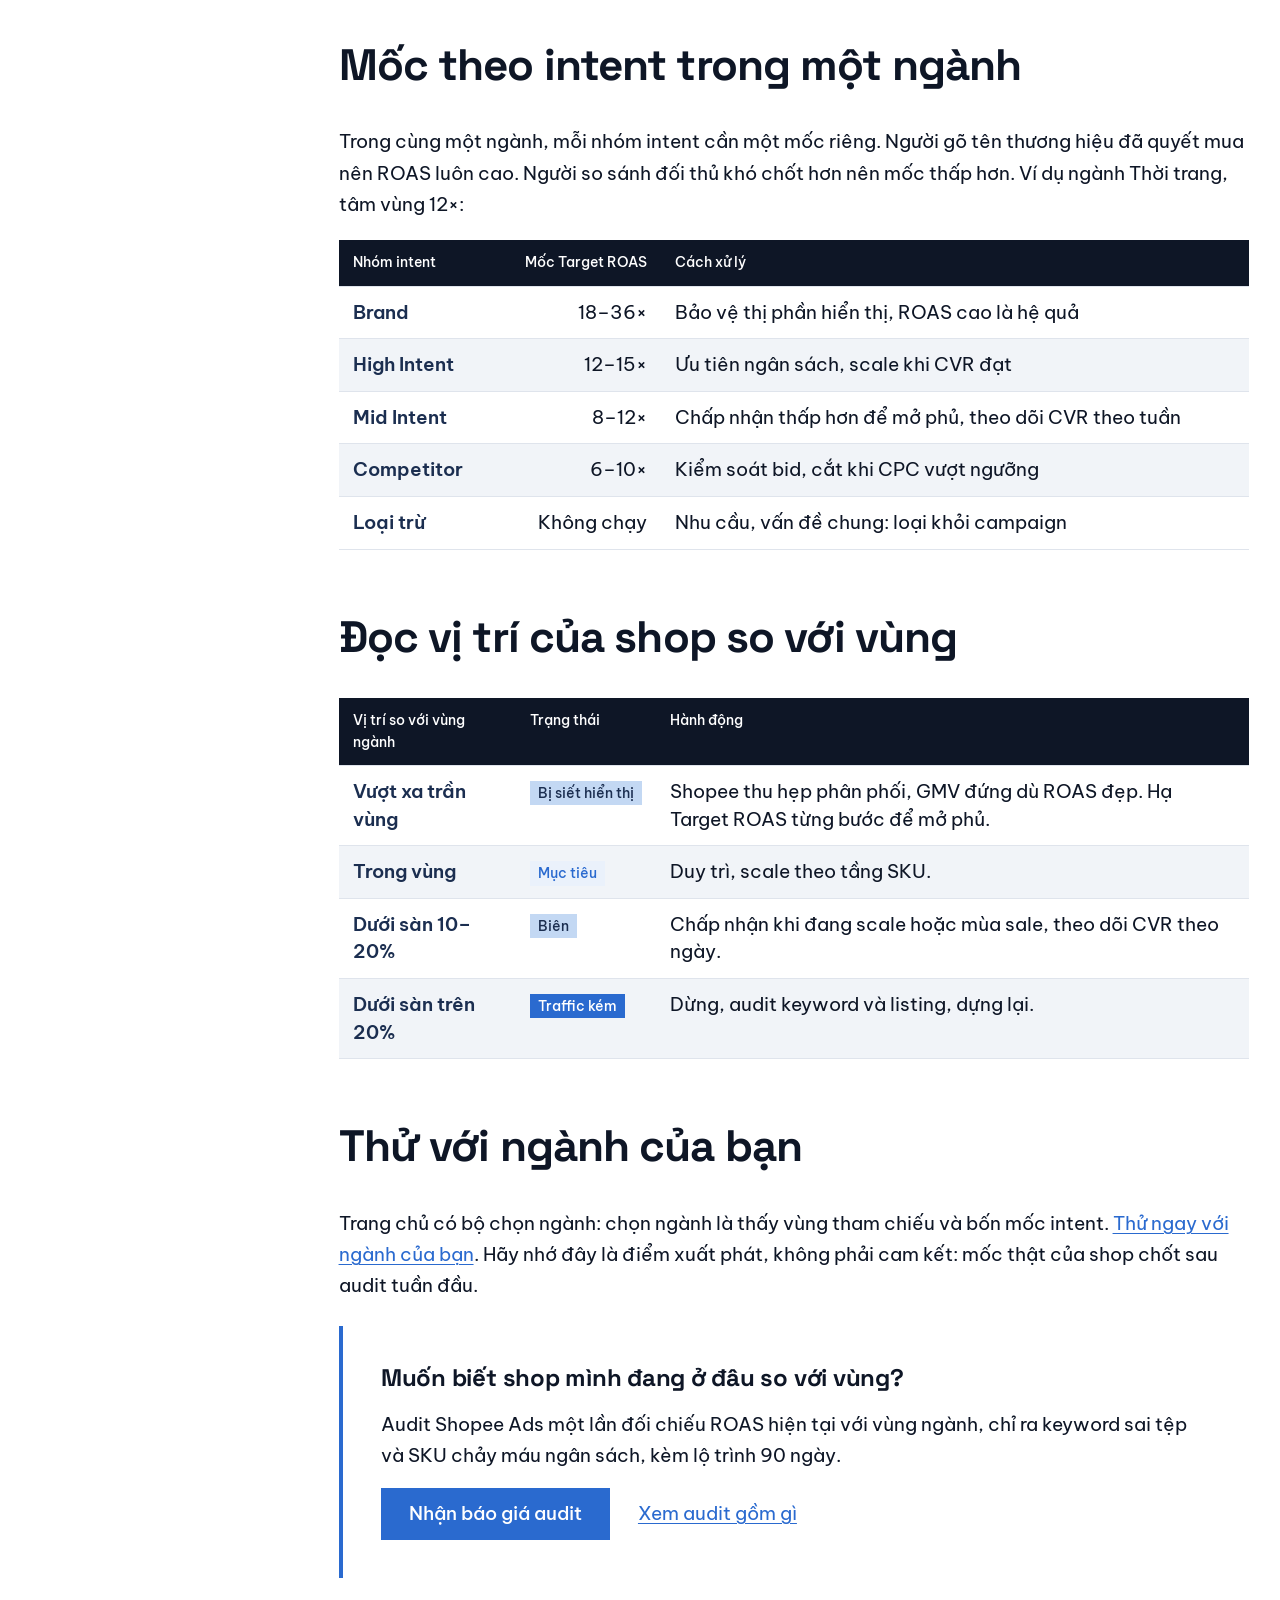
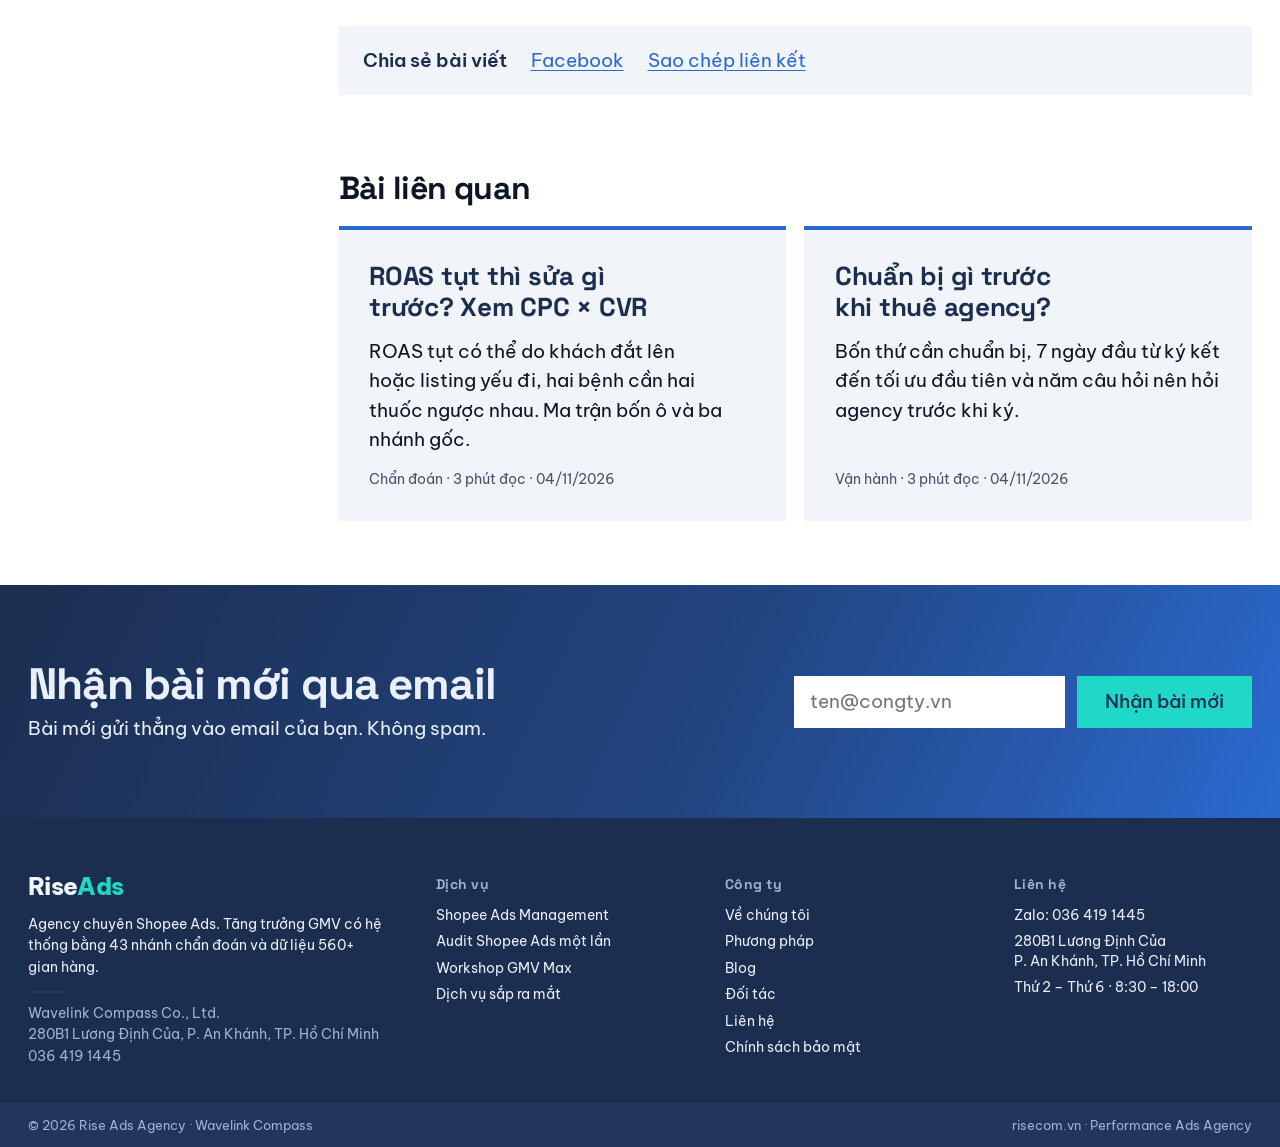
<file: blog-vung-roas-theo-nganh.html>
<!doctype html>
<html lang="vi">
<head>
<meta charset="utf-8">
<meta name="viewport" content="width=device-width, initial-scale=1">
<title>Vùng ROAS theo ngành hàng Shopee: vì sao một con số chung không dùng được | Rise Ads</title>
<meta name="description" content="Vùng ROAS tham chiếu theo ba nhóm ngành hàng Shopee, mốc ROAS theo intent trong một ngành và cách đọc vị trí shop so với vùng.">
<link rel="canonical" href="https://risecom.vn/blog-vung-roas-theo-nganh.html">
<meta name="theme-color" content="#1b2e50">
<meta property="og:type" content="article">
<meta property="og:title" content="Vùng ROAS theo ngành hàng Shopee: vì sao một con số chung không dùng được">
<meta property="og:description" content="Vùng ROAS tham chiếu theo ba nhóm ngành hàng Shopee, mốc ROAS theo intent trong một ngành và cách đọc vị trí shop so với vùng.">
<meta property="og:image" content="https://risecom.vn/assets/workshop/photo-1.jpg">
<meta property="og:url" content="https://risecom.vn/blog-vung-roas-theo-nganh.html">
<link rel="icon" href="favicon.svg" type="image/svg+xml">
<link rel="preconnect" href="https://fonts.googleapis.com">
<link rel="preconnect" href="https://fonts.gstatic.com" crossorigin>
<link href="https://fonts.googleapis.com/css2?family=Be+Vietnam+Pro:wght@400;500;600;800&family=Space+Grotesk:wght@500;700&display=swap" rel="stylesheet">
<link rel="stylesheet" href="styles.css?v=20261104k">
<script type="application/ld+json">{"@context": "https://schema.org", "@type": "Article", "headline": "Vùng ROAS theo ngành hàng Shopee: vì sao một con số chung không dùng được", "description": "Vùng ROAS tham chiếu theo ba nhóm ngành hàng Shopee, mốc ROAS theo intent trong một ngành và cách đọc vị trí shop so với vùng.", "datePublished": "2026-11-04", "dateModified": "2026-11-04", "inLanguage": "vi", "author": {"@type": "Organization", "name": "Rise Ads"}, "publisher": {"@type": "Organization", "name": "Rise Ads Agency", "url": "https://risecom.vn/"}, "mainEntityOfPage": "https://risecom.vn/blog-vung-roas-theo-nganh.html", "image": "https://risecom.vn/assets/workshop/photo-1.jpg"}</script>
<script type="application/ld+json">{"@context": "https://schema.org", "@type": "BreadcrumbList", "itemListElement": [{"@type": "ListItem", "position": 1, "name": "Trang chủ", "item": "https://risecom.vn/"}, {"@type": "ListItem", "position": 2, "name": "Blog", "item": "https://risecom.vn/blog.html"}, {"@type": "ListItem", "position": 3, "name": "Mỗi ngành một vùng ROAS", "item": "https://risecom.vn/blog-vung-roas-theo-nganh.html"}]}</script>
</head>
<body>

<div class="topbar field-navy">
  <header class="nav wrap">
    <a class="mark" href="index.html" aria-label="RiseAds, trang chủ">Rise<b>Ads</b></a>
    <nav class="nav-links" aria-label="Chính">
      <a href="services.html">Dịch vụ</a>
      <a href="shopee-ads.html">Shopee Ads</a>
      <a href="workshop.html">Workshop</a>
      <a href="blog.html" aria-current="page">Blog</a>
      <a href="company.html">Công ty</a>
      <a href="clients.html">Đối tác</a>
    </nav>
    <div class="nav-act">
      <button class="btn" type="button" data-modal="tu-van">Liên hệ tư vấn</button>
      <button class="menu-btn" type="button" aria-expanded="false" aria-controls="sheet">Menu</button>
    </div>
  </header>
</div>
<div class="field-navy">
  <section class="hero post-head" aria-labelledby="h1">
    <div class="wrap">
      <p class="crumb"><a href="index.html">Trang chủ</a> / <a href="blog.html">Blog</a> / Mỗi ngành một vùng ROAS</p>
      <h1 id="h1">Mỗi ngành một vùng ROAS</h1>
      <p class="lead">ROAS 9× là vùng thắng của Mẹ &amp; Bé nhưng là lãng phí với Nội thất. Một con số chung cho mọi shop vừa sai, vừa dễ khiến shop ROAS cao tự hạ mục tiêu của mình.</p>
      <p class="post-meta">Rise Ads · 04/11/2026 · 3 phút đọc · ROAS theo ngành</p>
    </div>
  </section>
</div>

<div class="wrap hub hub-post">
  <aside class="toc" aria-label="Mục lục bài viết">
    <ol>
      <li><a href="#vi-sao-mot-con-so-chung-khong-dung-duoc">Vì sao một con số chung không dùng được</a></li>
      <li><a href="#ba-nhom-nganh-va-vung-tham-chieu">Ba nhóm ngành và vùng tham chiếu</a></li>
      <li><a href="#moc-theo-intent-trong-mot-nganh">Mốc theo intent trong một ngành</a></li>
      <li><a href="#doc-vi-tri-cua-shop-so-voi-vung">Đọc vị trí của shop so với vùng</a></li>
      <li><a href="#thu-voi-nganh-cua-ban">Thử với ngành của bạn</a></li>
    </ol>
  </aside>
  <article class="hub-body">
    <div class="prose">
<div class="readfast"><b>Tóm tắt</b>ROAS tốt hay không phụ thuộc ngành. Rise Ads chia danh mục thành ba nhóm với vùng ROAS tham chiếu: Nền 9–12×, Trung 10–15×, Cao 17–40×. Vùng là điểm xuất phát, mốc thật của từng shop chốt sau audit.</div>

<h2 id="vi-sao-mot-con-so-chung-khong-dung-duoc">Vì sao một con số chung không dùng được</h2>

<p>Ngành Mẹ &amp; Bé có nhiều người bán cùng một từ khoá, chi phí mỗi lượt nhấp cao và khách mua lặp. Ở đó ROAS 9× đã là vùng thắng. Ngành Nội thất có giá trị đơn lớn và từ khoá hẹp, nên ROAS 9× nghĩa là đang lãng phí.</p>

<p>Đặt một con số cho mọi shop thì shop ở ngành ROAS cao tự hạ mình xuống mức dễ đạt, còn shop ở ngành ROAS thấp bị ép lên mức máy không thể giao. Cả hai đều mất tiền, theo hai hướng ngược nhau.</p>

<h2 id="ba-nhom-nganh-va-vung-tham-chieu">Ba nhóm ngành và vùng tham chiếu</h2>

<table class="tbl tbl-stack">
<thead><tr><th>Nhóm</th><th>Ngành</th><th class="r">Vùng ROAS</th><th>Vì sao</th></tr></thead>
<tbody>
<tr><td class="k" data-l="Nhóm">Nền</td><td data-l="Ngành">Mẹ &amp; Bé · Thực phẩm &amp; Đồ uống</td><td class="r" data-l="Vùng ROAS">9–12×</td><td data-l="Vì sao">Nhiều người bán cùng từ khoá, CPC cao, mua lặp</td></tr>
<tr><td class="k" data-l="Nhóm">Trung</td><td data-l="Ngành">Thể thao · Thời trang · Làm đẹp · Gia dụng · Điện tử · Sách · Vật tư điện lạnh · Học tập</td><td class="r" data-l="Vùng ROAS">10–15×</td><td data-l="Vì sao">Cân bằng giữa độ phủ và hiệu quả</td></tr>
<tr><td class="k" data-l="Nhóm">Cao</td><td data-l="Ngành">Nội thất · Thiết bị điện / Văn phòng · Giày dép · Chăn ga gối</td><td class="r" data-l="Vùng ROAS">17–40×</td><td data-l="Vì sao">Giá trị đơn lớn, từ khoá hẹp</td></tr>
</tbody>
</table>
<p class="small">Vùng rút từ danh mục Rise Ads đang vận hành trong 17 ngành hàng, đã gộp theo ngành và ẩn danh.</p>

<h2 id="moc-theo-intent-trong-mot-nganh">Mốc theo intent trong một ngành</h2>

<p>Trong cùng một ngành, mỗi nhóm intent cần một mốc riêng. Người gõ tên thương hiệu đã quyết mua nên ROAS luôn cao. Người so sánh đối thủ khó chốt hơn nên mốc thấp hơn. Ví dụ ngành Thời trang, tâm vùng 12×:</p>

<table class="tbl tbl-stack">
<thead><tr><th>Nhóm intent</th><th class="r">Mốc Target ROAS</th><th>Cách xử lý</th></tr></thead>
<tbody>
<tr><td class="k" data-l="Nhóm intent">Brand</td><td class="r" data-l="Mốc Target ROAS">18–36×</td><td data-l="Cách xử lý">Bảo vệ thị phần hiển thị, ROAS cao là hệ quả</td></tr>
<tr><td class="k" data-l="Nhóm intent">High Intent</td><td class="r" data-l="Mốc Target ROAS">12–15×</td><td data-l="Cách xử lý">Ưu tiên ngân sách, scale khi CVR đạt</td></tr>
<tr><td class="k" data-l="Nhóm intent">Mid Intent</td><td class="r" data-l="Mốc Target ROAS">8–12×</td><td data-l="Cách xử lý">Chấp nhận thấp hơn để mở phủ, theo dõi CVR theo tuần</td></tr>
<tr><td class="k" data-l="Nhóm intent">Competitor</td><td class="r" data-l="Mốc Target ROAS">6–10×</td><td data-l="Cách xử lý">Kiểm soát bid, cắt khi CPC vượt ngưỡng</td></tr>
<tr><td class="k" data-l="Nhóm intent">Loại trừ</td><td class="r" data-l="Mốc Target ROAS">Không chạy</td><td data-l="Cách xử lý">Nhu cầu, vấn đề chung: loại khỏi campaign</td></tr>
</tbody>
</table>

<h2 id="doc-vi-tri-cua-shop-so-voi-vung">Đọc vị trí của shop so với vùng</h2>

<table class="tbl tbl-stack">
<thead><tr><th>Vị trí so với vùng ngành</th><th>Trạng thái</th><th>Hành động</th></tr></thead>
<tbody>
<tr><td class="k" data-l="Vị trí so với vùng ngành">Vượt xa trần vùng</td><td data-l="Trạng thái"><span class="tag-warn">Bị siết hiển thị</span></td><td data-l="Hành động">Shopee thu hẹp phân phối, GMV đứng dù ROAS đẹp. Hạ Target ROAS từng bước để mở phủ.</td></tr>
<tr><td class="k" data-l="Vị trí so với vùng ngành">Trong vùng</td><td data-l="Trạng thái"><span class="tag-ok">Mục tiêu</span></td><td data-l="Hành động">Duy trì, scale theo tầng SKU.</td></tr>
<tr><td class="k" data-l="Vị trí so với vùng ngành">Dưới sàn 10–20%</td><td data-l="Trạng thái"><span class="tag-warn">Biên</span></td><td data-l="Hành động">Chấp nhận khi đang scale hoặc mùa sale, theo dõi CVR theo ngày.</td></tr>
<tr><td class="k" data-l="Vị trí so với vùng ngành">Dưới sàn trên 20%</td><td data-l="Trạng thái"><span class="tag-risk">Traffic kém</span></td><td data-l="Hành động">Dừng, audit keyword và listing, dựng lại.</td></tr>
</tbody>
</table>

<h2 id="thu-voi-nganh-cua-ban">Thử với ngành của bạn</h2>

<p>Trang chủ có bộ chọn ngành: chọn ngành là thấy vùng tham chiếu và bốn mốc intent. <a href="index.html?nganh=thoi-trang#h-roas">Thử ngay với ngành của bạn</a>. Hãy nhớ đây là điểm xuất phát, không phải cam kết: mốc thật của shop chốt sau audit tuần đầu.</p>

<div class="panel">
<h3>Muốn biết shop mình đang ở đâu so với vùng?</h3>
<p class="mt-s">Audit Shopee Ads một lần đối chiếu ROAS hiện tại với vùng ngành, chỉ ra keyword sai tệp và SKU chảy máu ngân sách, kèm lộ trình 90 ngày.</p>
<div class="actions mt-s"><button class="btn" type="button" data-modal="audit">Nhận báo giá audit</button><a class="link" href="services.html#h-audit">Xem audit gồm gì</a></div>
</div>
    </div>
    <div class="share">
      <b>Chia sẻ bài viết</b>
      <a class="link" href="https://www.facebook.com/sharer/sharer.php?u=https://risecom.vn/blog-vung-roas-theo-nganh.html" target="_blank" rel="noopener">Facebook</a>
      <span><button class="link" type="button" data-copy>Sao chép liên kết</button> <span class="small" data-copy-note aria-live="polite"></span></span>
    </div>
    <section class="related" aria-labelledby="h-related">
      <h2 id="h-related">Bài liên quan</h2>
      <div class="post-grid">
        <article class="post-card" data-post data-cat="chan-doan" data-text="ROAS tụt thì sửa gì trước? Xem CPC × CVR ROAS tụt có thể do khách đắt lên hoặc listing yếu đi, hai bệnh cần hai thuốc ngược nhau. Ma trận bốn ô và ba nhánh gốc. Chẩn đoán">
          <h3><a href="blog-doc-shop-cpc-cvr.html">ROAS tụt thì sửa gì trước? Xem CPC × CVR</a></h3>
          <p>ROAS tụt có thể do khách đắt lên hoặc listing yếu đi, hai bệnh cần hai thuốc ngược nhau. Ma trận bốn ô và ba nhánh gốc.</p>
          <p class="post-meta">Chẩn đoán · 3 phút đọc · 04/11/2026</p>
        </article>
        <article class="post-card" data-post data-cat="van-hanh" data-text="Chuẩn bị gì trước khi thuê agency? Bốn thứ cần chuẩn bị, 7 ngày đầu từ ký kết đến tối ưu đầu tiên và năm câu hỏi nên hỏi agency trước khi ký. Vận hành">
          <h3><a href="blog-chuan-bi-thue-agency.html">Chuẩn bị gì trước khi thuê agency?</a></h3>
          <p>Bốn thứ cần chuẩn bị, 7 ngày đầu từ ký kết đến tối ưu đầu tiên và năm câu hỏi nên hỏi agency trước khi ký.</p>
          <p class="post-meta">Vận hành · 3 phút đọc · 04/11/2026</p>
        </article>
      </div>
    </section>
  </article>
</div>

<section class="field-navy cta-band" aria-labelledby="h-sub">
  <div class="wrap">
    <div class="cta-text reveal">
      <h2 id="h-sub">Nhận bài mới qua email</h2>
      <p class="lead">Bài mới gửi thẳng vào email của bạn. Không spam.</p>
    </div>
    <form class="sub-inline" data-form data-done="Đã đăng ký. Bài mới sẽ gửi tới email của bạn." novalidate aria-label="Nhận bài mới qua email">
          <label class="visually-hidden" for="b-email-end">Email</label>
          <input id="b-email-end" name="email" type="email" required autocomplete="email" placeholder="ten@congty.vn">
          <button class="btn" type="submit">Nhận bài mới</button>
          <input type="hidden" name="service" value="blog-dang-ky">
          <div class="hp" aria-hidden="true"><label>Website<input name="website_url" tabindex="-1" autocomplete="off"></label></div>
          <p class="err" aria-live="polite"></p>
          <p class="f-done" hidden></p>
        </form>
  </div>
</section>

<footer class="field-navy foot">
  <div class="wrap">
    <div class="foot-grid">
      <div class="foot-brand">
        <a class="mark" href="index.html">Rise<b>Ads</b></a>
        <p class="mt-s">Agency chuyên Shopee Ads. Tăng trưởng GMV có hệ thống bằng 43 nhánh chẩn đoán và dữ liệu 560+ gian hàng.</p>
        <p class="foot-legal">Wavelink Compass Co., Ltd.<br>280B1 Lương Định Của, P. An Khánh, TP. Hồ Chí Minh<br>036 419 1445</p>
      </div>
      <nav class="foot-col" aria-label="Dịch vụ">
        <h4>Dịch vụ</h4>
        <a href="shopee-ads.html">Shopee Ads Management</a>
        <a href="services.html#h-audit">Audit Shopee Ads một lần</a>
        <a href="workshop.html">Workshop GMV Max</a>
        <a href="services.html#sap-ra-mat">Dịch vụ sắp ra mắt</a>
      </nav>
      <nav class="foot-col" aria-label="Công ty">
        <h4>Công ty</h4>
        <a href="company.html">Về chúng tôi</a>
        <a href="shopee-ads.html#quy-trinh">Phương pháp</a>
        <a href="blog.html">Blog</a>
        <a href="clients.html">Đối tác</a>
        <a href="contact.html">Liên hệ</a>
        <a href="contact.html#bao-mat">Chính sách bảo mật</a>
      </nav>
      <div class="foot-col">
        <h4>Liên hệ</h4>
        <a href="https://zalo.me/0364191445">Zalo: 036 419 1445</a>
        <p>280B1 Lương Định Của<br>P. An Khánh, TP. Hồ Chí Minh</p>
        <p>Thứ 2 – Thứ 6 · 8:30 – 18:00</p>
      </div>
    </div>
    <div class="foot-end">
      <span>© 2026 Rise Ads Agency · Wavelink Compass</span>
      <span>risecom.vn · Performance Ads Agency</span>
    </div>
  </div>
</footer>
<div id="sheet" class="sheet" hidden tabindex="-1">
  <div class="sheet-top"><a class="mark" href="index.html">Rise<b>Ads</b></a><button class="link sheet-close" type="button">Đóng</button></div>
  <nav aria-label="Menu điện thoại"><a href="services.html">Dịch vụ</a><a href="shopee-ads.html">Shopee Ads</a><a href="workshop.html">Workshop</a><a href="blog.html">Blog</a><a href="company.html">Công ty</a><a href="clients.html">Đối tác</a><a href="contact.html">Liên hệ</a></nav>
  <p class="sheet-foot"><a href="https://zalo.me/0364191445">Zalo 036 419 1445</a></p>
</div>

<dialog id="contact-modal" class="modal" aria-labelledby="m-title">
  <div class="m-in">
    <div class="m-top"><div><h2 id="m-title">Tư vấn miễn phí 30 phút</h2><p class="small mt-s">Chúng tôi chẩn đoán shop trước khi đề xuất. Phản hồi trong 24 giờ làm việc.</p></div><button class="link" type="button" data-modal-close>Đóng</button></div>
    <form class="form" data-form novalidate>
      <div><label for="m-name">Tên / Công ty</label><input id="m-name" name="name" required autocomplete="name"></div>
      <div><label for="m-phone">Số Zalo</label><input id="m-phone" name="phone" type="tel" required inputmode="tel" autocomplete="tel" aria-describedby="m-phone-h"><p id="m-phone-h" class="hint small">Zalo là kênh ưu tiên, phản hồi nhanh nhất.</p></div>
      <div><label for="m-service">Dịch vụ quan tâm</label><select id="m-service" name="service"><option value="tu-van">Shopee Ads Management</option><option value="bao-gia">Báo giá Shopee Ads Management</option><option value="audit">Audit Shopee Ads (1 lần)</option><option value="khac">Khác</option></select></div>
      <div><label for="m-ind">Ngành hàng</label><select id="m-ind" name="industry"><option value="">Chọn ngành</option></select></div>
      <div><label for="m-spend">Chi phí Ads / tháng</label><input id="m-spend" name="ads_spend" inputmode="decimal" placeholder="VD: 60 triệu"></div>
      <div><label for="m-rev">Doanh thu từ Ads / tháng</label><input id="m-rev" name="ads_revenue" inputmode="decimal" placeholder="VD: 400 triệu"><p class="roas-out small" aria-live="polite"></p></div>
      <div class="f-full"><label for="m-issue">Vấn đề đang gặp</label><textarea id="m-issue" name="issue" placeholder="ROAS không ổn định, keyword sai tệp, muốn scale nhưng không biết bắt đầu từ đâu..."></textarea></div>
      <div class="hp" aria-hidden="true"><label>Website<input name="website_url" tabindex="-1" autocomplete="off"></label></div>
      <p class="err f-full" aria-live="polite"></p>
      <div class="f-act actions"><button class="btn" type="submit">Gửi yêu cầu tư vấn</button><span class="small">Phản hồi trong 24 giờ làm việc</span></div>
      <p class="f-done" hidden></p>
    </form>
  </div>
</dialog>

<a class="zalo-fab" href="https://zalo.me/0364191445">Zalo</a>
<script src="app.js?v=20261104k" defer></script>
</body>
</html>
</file>
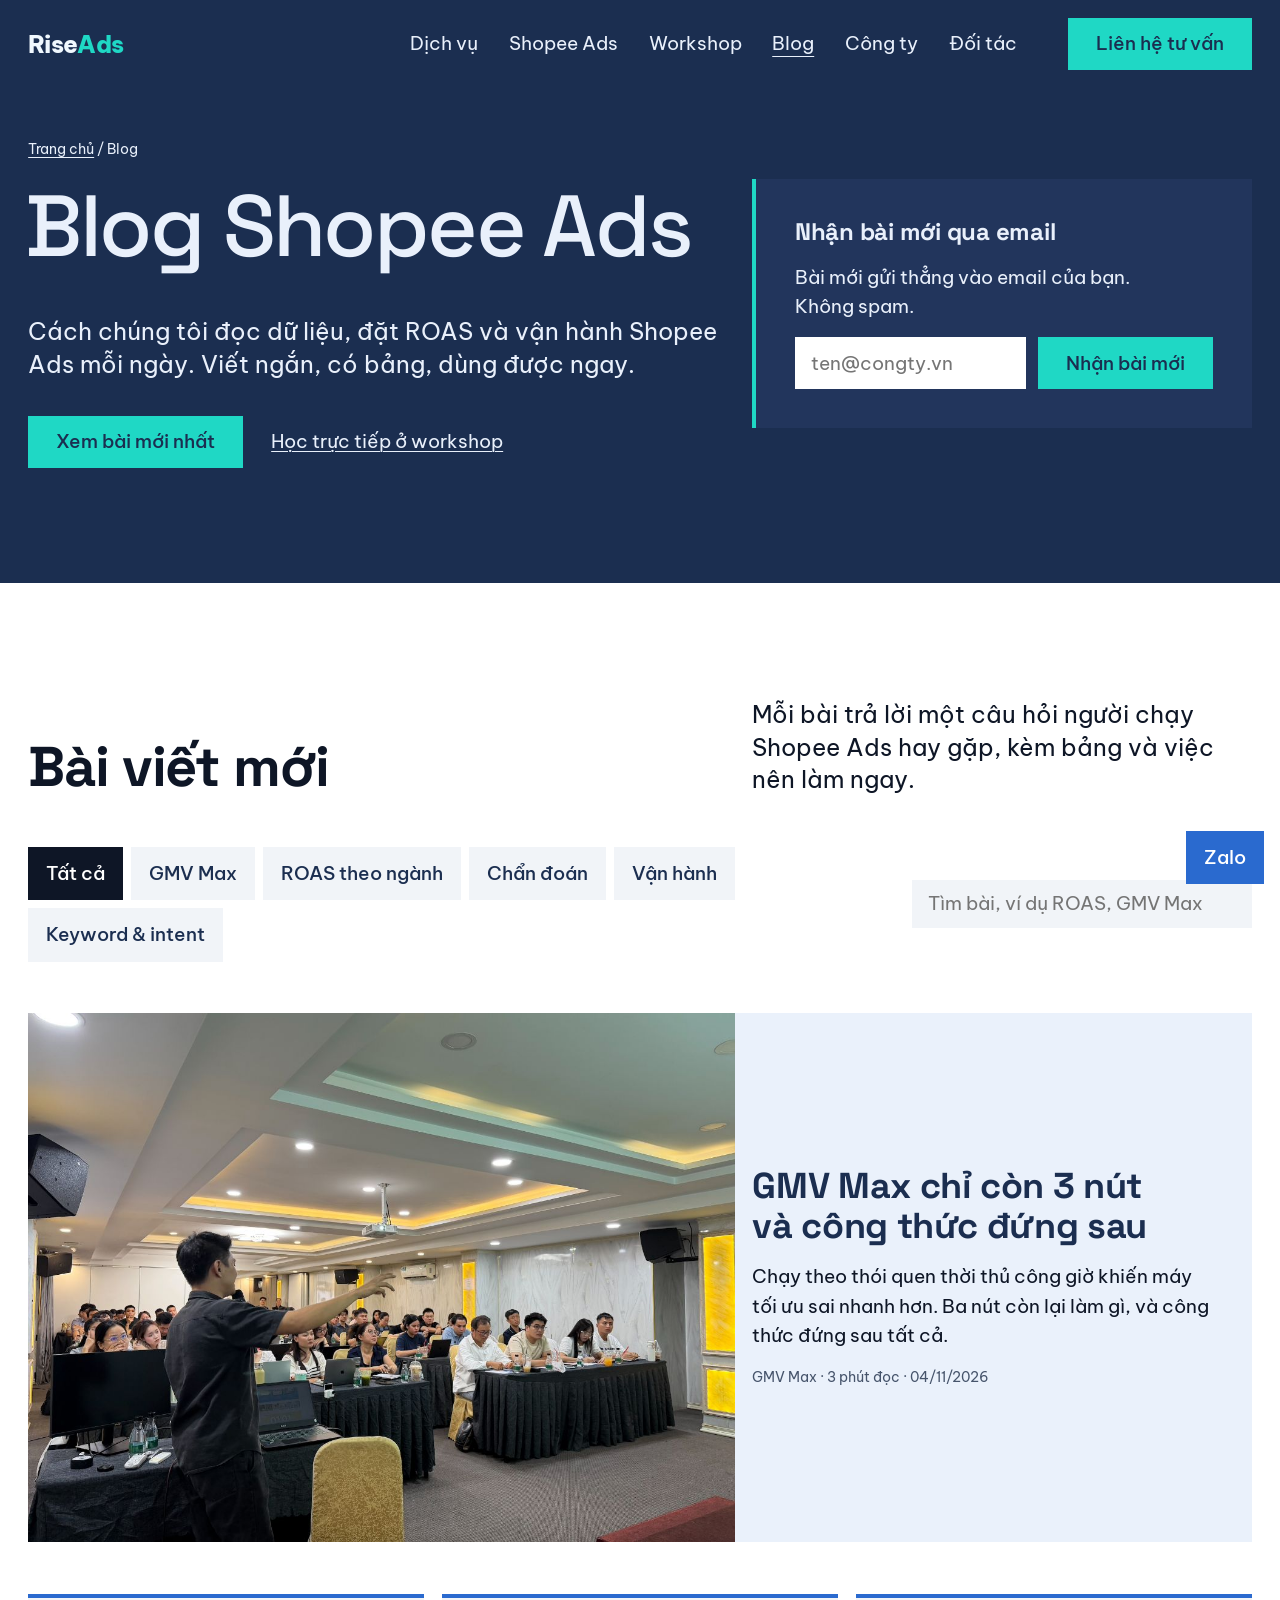
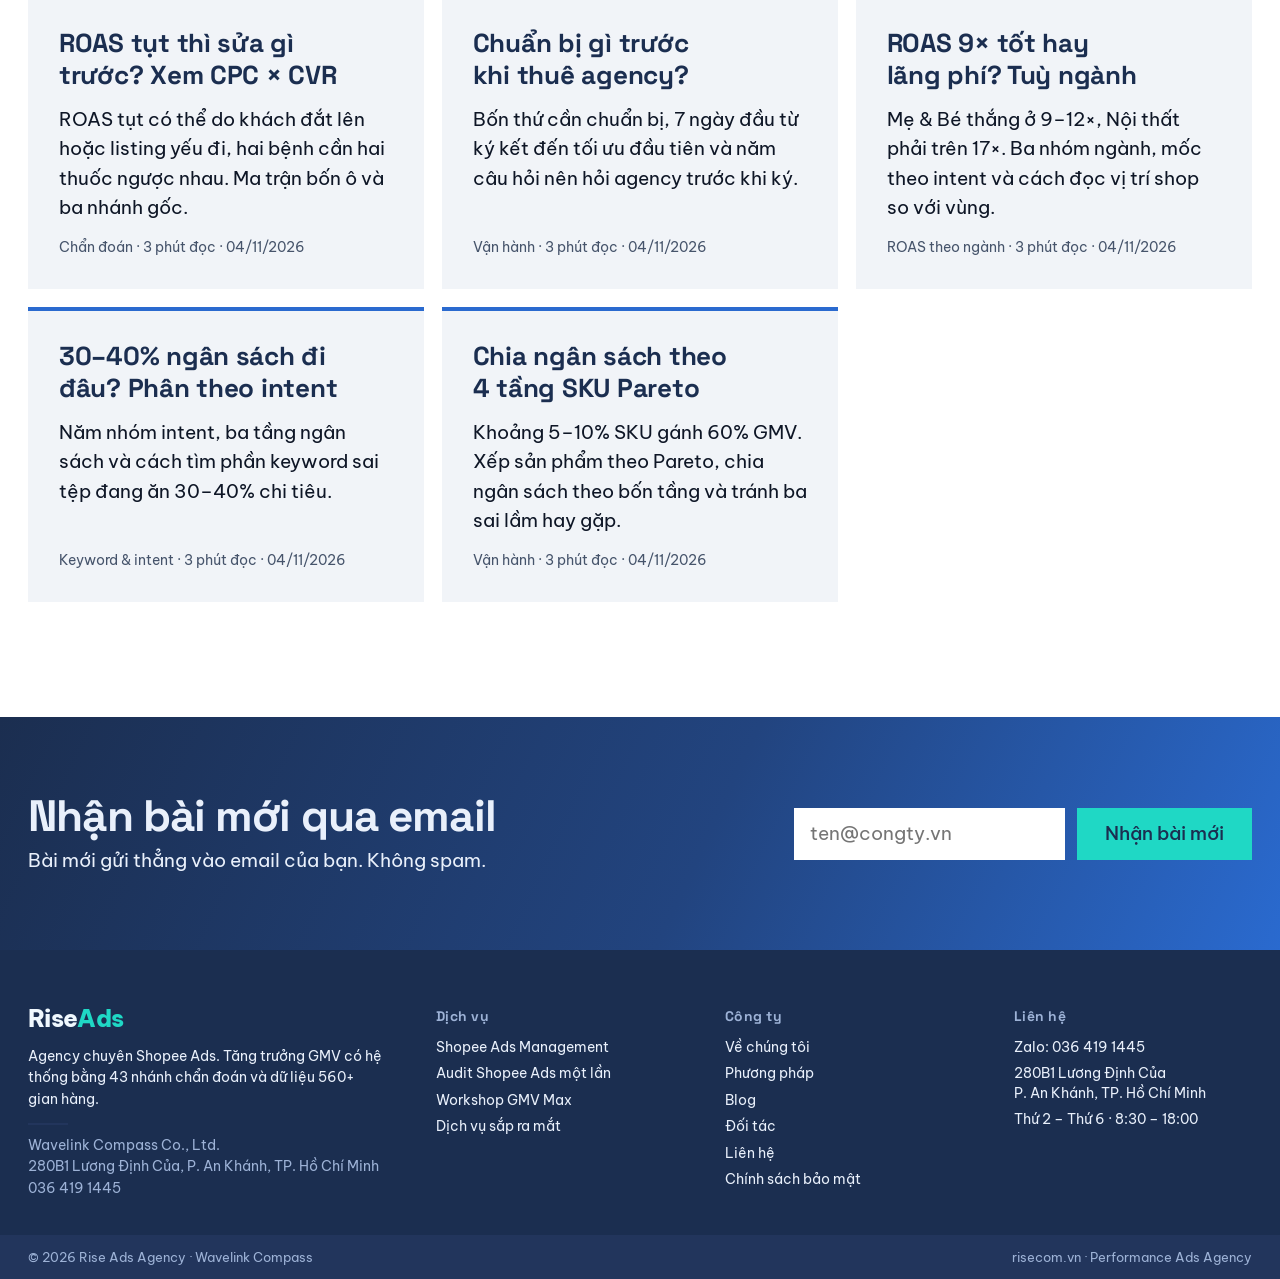
<file: blog.html>
<!doctype html>
<html lang="vi">
<head>
<meta charset="utf-8">
<meta name="viewport" content="width=device-width, initial-scale=1">
<title>Blog Rise Ads – Cách đọc dữ liệu và vận hành Shopee Ads</title>
<meta name="description" content="Cách Rise Ads đọc dữ liệu, đặt ROAS theo ngành và vận hành Shopee Ads mỗi ngày. Bài viết ngắn, có bảng, dùng được ngay.">
<link rel="canonical" href="https://risecom.vn/blog.html">
<meta name="theme-color" content="#1b2e50">
<meta property="og:type" content="website">
<meta property="og:title" content="Blog Rise Ads – Shopee Ads, GMV Max, ROAS theo ngành">
<meta property="og:description" content="Cách Rise Ads đọc dữ liệu, đặt ROAS theo ngành và vận hành Shopee Ads mỗi ngày. Bài viết ngắn, có bảng, dùng được ngay.">
<meta property="og:image" content="https://risecom.vn/assets/workshop/photo-1.jpg">
<meta property="og:url" content="https://risecom.vn/blog.html">
<link rel="icon" href="favicon.svg" type="image/svg+xml">
<link rel="preconnect" href="https://fonts.googleapis.com">
<link rel="preconnect" href="https://fonts.gstatic.com" crossorigin>
<link href="https://fonts.googleapis.com/css2?family=Be+Vietnam+Pro:wght@400;500;600;800&family=Space+Grotesk:wght@500;700&display=swap" rel="stylesheet">
<link rel="stylesheet" href="styles.css?v=20261104k">
</head>
<body>

<div class="topbar field-navy">
  <header class="nav wrap">
    <a class="mark" href="index.html" aria-label="RiseAds, trang chủ">Rise<b>Ads</b></a>
    <nav class="nav-links" aria-label="Chính">
      <a href="services.html">Dịch vụ</a>
      <a href="shopee-ads.html">Shopee Ads</a>
      <a href="workshop.html">Workshop</a>
      <a href="blog.html" aria-current="page">Blog</a>
      <a href="company.html">Công ty</a>
      <a href="clients.html">Đối tác</a>
    </nav>
    <div class="nav-act">
      <button class="btn" type="button" data-modal="tu-van">Liên hệ tư vấn</button>
      <button class="menu-btn" type="button" aria-expanded="false" aria-controls="sheet">Menu</button>
    </div>
  </header>
</div>
<div class="field-navy">
  <section class="hero" aria-labelledby="h1">
    <div class="wrap grid">
      <div class="hero-text">
        <p class="crumb"><a href="index.html">Trang chủ</a> / Blog</p>
        <h1 id="h1">Blog Shopee Ads</h1>
        <p class="lead">Cách chúng tôi đọc dữ liệu, đặt ROAS và vận hành Shopee Ads mỗi ngày. Viết ngắn, có bảng, dùng được ngay.</p>
        <div class="actions"><a class="btn" href="#bai-viet">Xem bài mới nhất</a><a class="link" href="workshop.html">Học trực tiếp ở workshop</a></div>
      </div>
      <div class="hero-media">
        <div class="panel">
          <h3>Nhận bài mới qua email</h3>
          <p class="mt-s">Bài mới gửi thẳng vào email của bạn. Không spam.</p>
          <form class="sub-inline" data-form data-done="Đã đăng ký. Bài mới sẽ gửi tới email của bạn." novalidate aria-label="Nhận bài mới qua email">
          <label class="visually-hidden" for="b-email-top">Email</label>
          <input id="b-email-top" name="email" type="email" required autocomplete="email" placeholder="ten@congty.vn">
          <button class="btn" type="submit">Nhận bài mới</button>
          <input type="hidden" name="service" value="blog-dang-ky">
          <div class="hp" aria-hidden="true"><label>Website<input name="website_url" tabindex="-1" autocomplete="off"></label></div>
          <p class="err" aria-live="polite"></p>
          <p class="f-done" hidden></p>
        </form>
        </div>
      </div>
    </div>
  </section>
</div>

<section id="bai-viet" aria-labelledby="h-bai-viet">
  <div class="wrap" data-blog>
    <div class="sec-head reveal">
      <h2 id="h-bai-viet">Bài viết mới</h2>
      <p class="lead">Mỗi bài trả lời một câu hỏi người chạy Shopee Ads hay gặp, kèm bảng và việc nên làm ngay.</p>
    </div>
    <div class="blog-tools reveal">
      <div class="chips" role="group" aria-label="Lọc theo chủ đề">
          <button class="chip" type="button" data-cat-btn="all" aria-pressed="true">Tất cả</button>
          <button class="chip" type="button" data-cat-btn="gmv-max" aria-pressed="false">GMV Max</button>
          <button class="chip" type="button" data-cat-btn="roas-theo-nganh" aria-pressed="false">ROAS theo ngành</button>
          <button class="chip" type="button" data-cat-btn="chan-doan" aria-pressed="false">Chẩn đoán</button>
          <button class="chip" type="button" data-cat-btn="van-hanh" aria-pressed="false">Vận hành</button>
          <button class="chip" type="button" data-cat-btn="keyword-intent" aria-pressed="false">Keyword &amp; intent</button>
      </div>
      <div>
        <label class="visually-hidden" for="blog-search">Tìm bài viết</label>
        <input id="blog-search" type="search" data-search placeholder="Tìm bài, ví dụ ROAS, GMV Max" autocomplete="off">
      </div>
    </div>
    <article class="post-feature" data-post data-cat="gmv-max" data-text="GMV Max chỉ còn 3 nút và công thức đứng sau Chạy theo thói quen thời thủ công giờ khiến máy tối ưu sai nhanh hơn. Ba nút còn lại làm gì, và công thức đứng sau tất cả. GMV Max">
        <figure class="pf-photo"><img src="assets/workshop/photo-1.jpg" alt="Buổi workshop GMV Max của Rise Ads: giảng viên đứng trước lớp, học viên mở laptop" width="1200" height="873"></figure>
        <div class="pf-text">
          <h3><a href="blog-gmv-max-3-nut.html">GMV Max chỉ còn 3 nút và công thức đứng sau</a></h3>
          <p class="mt-s">Chạy theo thói quen thời thủ công giờ khiến máy tối ưu sai nhanh hơn. Ba nút còn lại làm gì, và công thức đứng sau tất cả.</p>
          <p class="post-meta mt-s">GMV Max · 3 phút đọc · 04/11/2026</p>
        </div>
      </article>
    <div class="post-grid">
        <article class="post-card" data-post data-cat="chan-doan" data-text="ROAS tụt thì sửa gì trước? Xem CPC × CVR ROAS tụt có thể do khách đắt lên hoặc listing yếu đi, hai bệnh cần hai thuốc ngược nhau. Ma trận bốn ô và ba nhánh gốc. Chẩn đoán">
          <h3><a href="blog-doc-shop-cpc-cvr.html">ROAS tụt thì sửa gì trước? Xem CPC × CVR</a></h3>
          <p>ROAS tụt có thể do khách đắt lên hoặc listing yếu đi, hai bệnh cần hai thuốc ngược nhau. Ma trận bốn ô và ba nhánh gốc.</p>
          <p class="post-meta">Chẩn đoán · 3 phút đọc · 04/11/2026</p>
        </article>
        <article class="post-card" data-post data-cat="van-hanh" data-text="Chuẩn bị gì trước khi thuê agency? Bốn thứ cần chuẩn bị, 7 ngày đầu từ ký kết đến tối ưu đầu tiên và năm câu hỏi nên hỏi agency trước khi ký. Vận hành">
          <h3><a href="blog-chuan-bi-thue-agency.html">Chuẩn bị gì trước khi thuê agency?</a></h3>
          <p>Bốn thứ cần chuẩn bị, 7 ngày đầu từ ký kết đến tối ưu đầu tiên và năm câu hỏi nên hỏi agency trước khi ký.</p>
          <p class="post-meta">Vận hành · 3 phút đọc · 04/11/2026</p>
        </article>
        <article class="post-card" data-post data-cat="roas-theo-nganh" data-text="ROAS 9× tốt hay lãng phí? Tuỳ ngành Mẹ &amp; Bé thắng ở 9–12×, Nội thất phải trên 17×. Ba nhóm ngành, mốc theo intent và cách đọc vị trí shop so với vùng. ROAS theo ngành">
          <h3><a href="blog-vung-roas-theo-nganh.html">ROAS 9× tốt hay lãng phí? Tuỳ ngành</a></h3>
          <p>Mẹ &amp; Bé thắng ở 9–12×, Nội thất phải trên 17×. Ba nhóm ngành, mốc theo intent và cách đọc vị trí shop so với vùng.</p>
          <p class="post-meta">ROAS theo ngành · 3 phút đọc · 04/11/2026</p>
        </article>
        <article class="post-card" data-post data-cat="keyword-intent" data-text="30–40% ngân sách đi đâu? Phân theo intent Năm nhóm intent, ba tầng ngân sách và cách tìm phần keyword sai tệp đang ăn 30–40% chi tiêu. Keyword &amp; intent">
          <h3><a href="blog-keyword-intent-sai-tep.html">30–40% ngân sách đi đâu? Phân theo intent</a></h3>
          <p>Năm nhóm intent, ba tầng ngân sách và cách tìm phần keyword sai tệp đang ăn 30–40% chi tiêu.</p>
          <p class="post-meta">Keyword &amp; intent · 3 phút đọc · 04/11/2026</p>
        </article>
        <article class="post-card" data-post data-cat="van-hanh" data-text="Chia ngân sách theo 4 tầng SKU Pareto Khoảng 5–10% SKU gánh 60% GMV. Xếp sản phẩm theo Pareto, chia ngân sách theo bốn tầng và tránh ba sai lầm hay gặp. Vận hành">
          <h3><a href="blog-chia-ngan-sach-4-tang-sku.html">Chia ngân sách theo 4 tầng SKU Pareto</a></h3>
          <p>Khoảng 5–10% SKU gánh 60% GMV. Xếp sản phẩm theo Pareto, chia ngân sách theo bốn tầng và tránh ba sai lầm hay gặp.</p>
          <p class="post-meta">Vận hành · 3 phút đọc · 04/11/2026</p>
        </article>
    </div>
    <p class="note blog-empty" data-empty hidden>Chưa có bài phù hợp. Thử từ khoá khác hoặc chọn Tất cả.</p>
  </div>
</section>

<section class="field-navy cta-band" aria-labelledby="h-sub">
  <div class="wrap">
    <div class="cta-text reveal">
      <h2 id="h-sub">Nhận bài mới qua email</h2>
      <p class="lead">Bài mới gửi thẳng vào email của bạn. Không spam.</p>
    </div>
    <form class="sub-inline" data-form data-done="Đã đăng ký. Bài mới sẽ gửi tới email của bạn." novalidate aria-label="Nhận bài mới qua email">
          <label class="visually-hidden" for="b-email-end">Email</label>
          <input id="b-email-end" name="email" type="email" required autocomplete="email" placeholder="ten@congty.vn">
          <button class="btn" type="submit">Nhận bài mới</button>
          <input type="hidden" name="service" value="blog-dang-ky">
          <div class="hp" aria-hidden="true"><label>Website<input name="website_url" tabindex="-1" autocomplete="off"></label></div>
          <p class="err" aria-live="polite"></p>
          <p class="f-done" hidden></p>
        </form>
  </div>
</section>

<footer class="field-navy foot">
  <div class="wrap">
    <div class="foot-grid">
      <div class="foot-brand">
        <a class="mark" href="index.html">Rise<b>Ads</b></a>
        <p class="mt-s">Agency chuyên Shopee Ads. Tăng trưởng GMV có hệ thống bằng 43 nhánh chẩn đoán và dữ liệu 560+ gian hàng.</p>
        <p class="foot-legal">Wavelink Compass Co., Ltd.<br>280B1 Lương Định Của, P. An Khánh, TP. Hồ Chí Minh<br>036 419 1445</p>
      </div>
      <nav class="foot-col" aria-label="Dịch vụ">
        <h4>Dịch vụ</h4>
        <a href="shopee-ads.html">Shopee Ads Management</a>
        <a href="services.html#h-audit">Audit Shopee Ads một lần</a>
        <a href="workshop.html">Workshop GMV Max</a>
        <a href="services.html#sap-ra-mat">Dịch vụ sắp ra mắt</a>
      </nav>
      <nav class="foot-col" aria-label="Công ty">
        <h4>Công ty</h4>
        <a href="company.html">Về chúng tôi</a>
        <a href="shopee-ads.html#quy-trinh">Phương pháp</a>
        <a href="blog.html">Blog</a>
        <a href="clients.html">Đối tác</a>
        <a href="contact.html">Liên hệ</a>
        <a href="contact.html#bao-mat">Chính sách bảo mật</a>
      </nav>
      <div class="foot-col">
        <h4>Liên hệ</h4>
        <a href="https://zalo.me/0364191445">Zalo: 036 419 1445</a>
        <p>280B1 Lương Định Của<br>P. An Khánh, TP. Hồ Chí Minh</p>
        <p>Thứ 2 – Thứ 6 · 8:30 – 18:00</p>
      </div>
    </div>
    <div class="foot-end">
      <span>© 2026 Rise Ads Agency · Wavelink Compass</span>
      <span>risecom.vn · Performance Ads Agency</span>
    </div>
  </div>
</footer>
<div id="sheet" class="sheet" hidden tabindex="-1">
  <div class="sheet-top"><a class="mark" href="index.html">Rise<b>Ads</b></a><button class="link sheet-close" type="button">Đóng</button></div>
  <nav aria-label="Menu điện thoại"><a href="services.html">Dịch vụ</a><a href="shopee-ads.html">Shopee Ads</a><a href="workshop.html">Workshop</a><a href="blog.html">Blog</a><a href="company.html">Công ty</a><a href="clients.html">Đối tác</a><a href="contact.html">Liên hệ</a></nav>
  <p class="sheet-foot"><a href="https://zalo.me/0364191445">Zalo 036 419 1445</a></p>
</div>

<dialog id="contact-modal" class="modal" aria-labelledby="m-title">
  <div class="m-in">
    <div class="m-top"><div><h2 id="m-title">Tư vấn miễn phí 30 phút</h2><p class="small mt-s">Chúng tôi chẩn đoán shop trước khi đề xuất. Phản hồi trong 24 giờ làm việc.</p></div><button class="link" type="button" data-modal-close>Đóng</button></div>
    <form class="form" data-form novalidate>
      <div><label for="m-name">Tên / Công ty</label><input id="m-name" name="name" required autocomplete="name"></div>
      <div><label for="m-phone">Số Zalo</label><input id="m-phone" name="phone" type="tel" required inputmode="tel" autocomplete="tel" aria-describedby="m-phone-h"><p id="m-phone-h" class="hint small">Zalo là kênh ưu tiên, phản hồi nhanh nhất.</p></div>
      <div><label for="m-service">Dịch vụ quan tâm</label><select id="m-service" name="service"><option value="tu-van">Shopee Ads Management</option><option value="bao-gia">Báo giá Shopee Ads Management</option><option value="audit">Audit Shopee Ads (1 lần)</option><option value="khac">Khác</option></select></div>
      <div><label for="m-ind">Ngành hàng</label><select id="m-ind" name="industry"><option value="">Chọn ngành</option></select></div>
      <div><label for="m-spend">Chi phí Ads / tháng</label><input id="m-spend" name="ads_spend" inputmode="decimal" placeholder="VD: 60 triệu"></div>
      <div><label for="m-rev">Doanh thu từ Ads / tháng</label><input id="m-rev" name="ads_revenue" inputmode="decimal" placeholder="VD: 400 triệu"><p class="roas-out small" aria-live="polite"></p></div>
      <div class="f-full"><label for="m-issue">Vấn đề đang gặp</label><textarea id="m-issue" name="issue" placeholder="ROAS không ổn định, keyword sai tệp, muốn scale nhưng không biết bắt đầu từ đâu..."></textarea></div>
      <div class="hp" aria-hidden="true"><label>Website<input name="website_url" tabindex="-1" autocomplete="off"></label></div>
      <p class="err f-full" aria-live="polite"></p>
      <div class="f-act actions"><button class="btn" type="submit">Gửi yêu cầu tư vấn</button><span class="small">Phản hồi trong 24 giờ làm việc</span></div>
      <p class="f-done" hidden></p>
    </form>
  </div>
</dialog>

<a class="zalo-fab" href="https://zalo.me/0364191445">Zalo</a>
<script src="app.js?v=20261104k" defer></script>
</body>
</html>
</file>
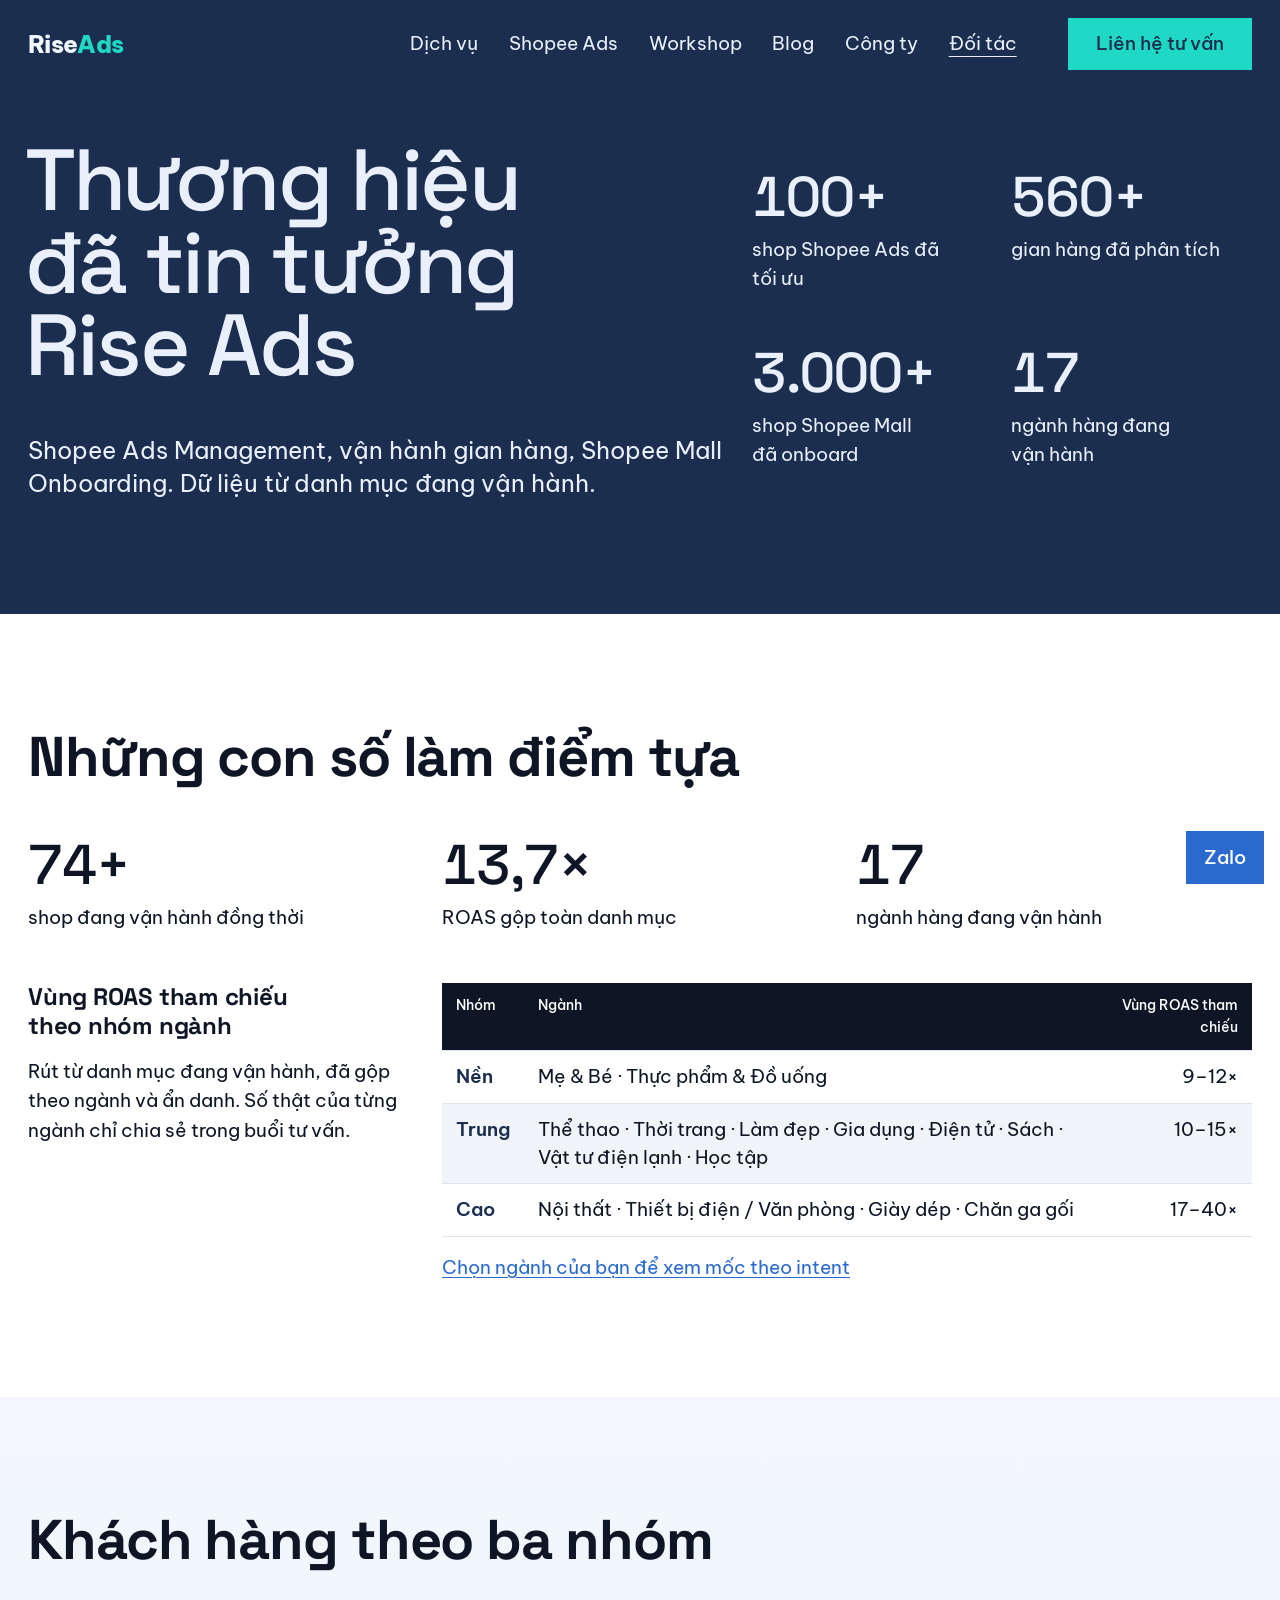
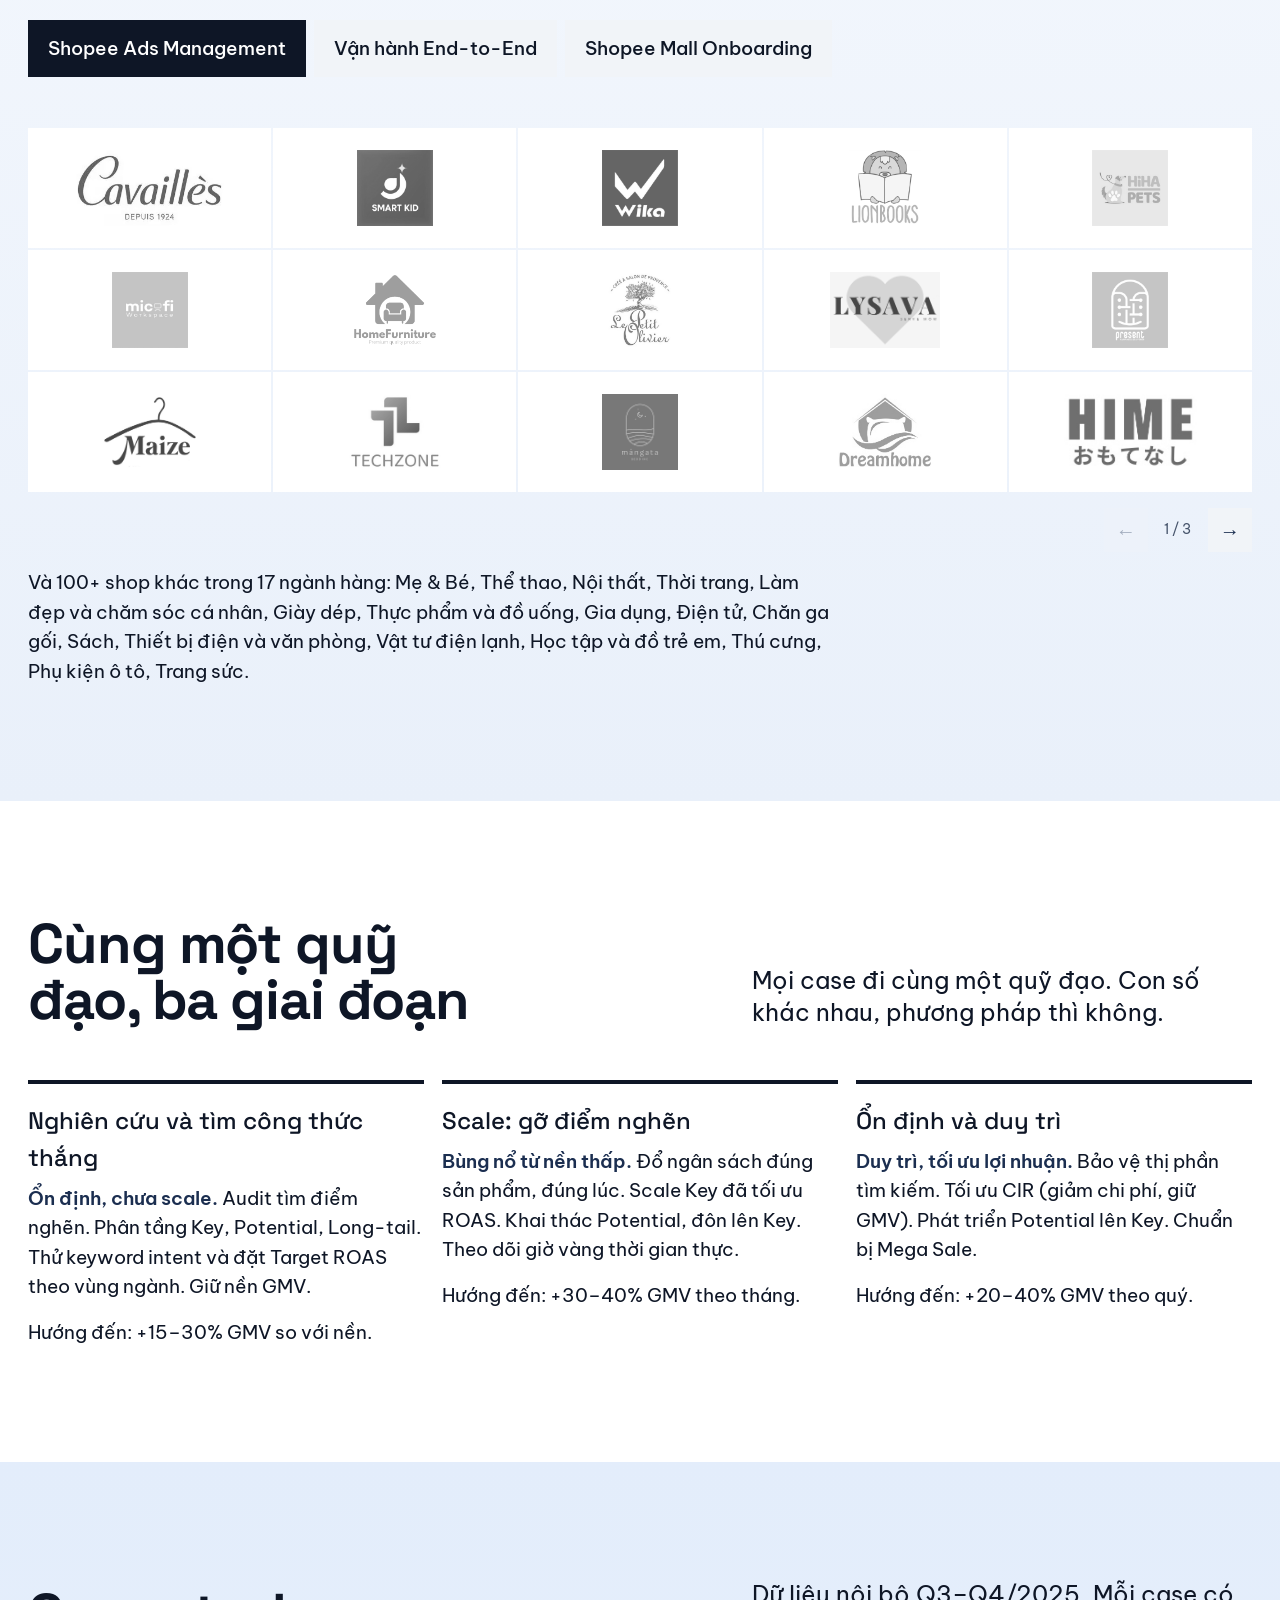
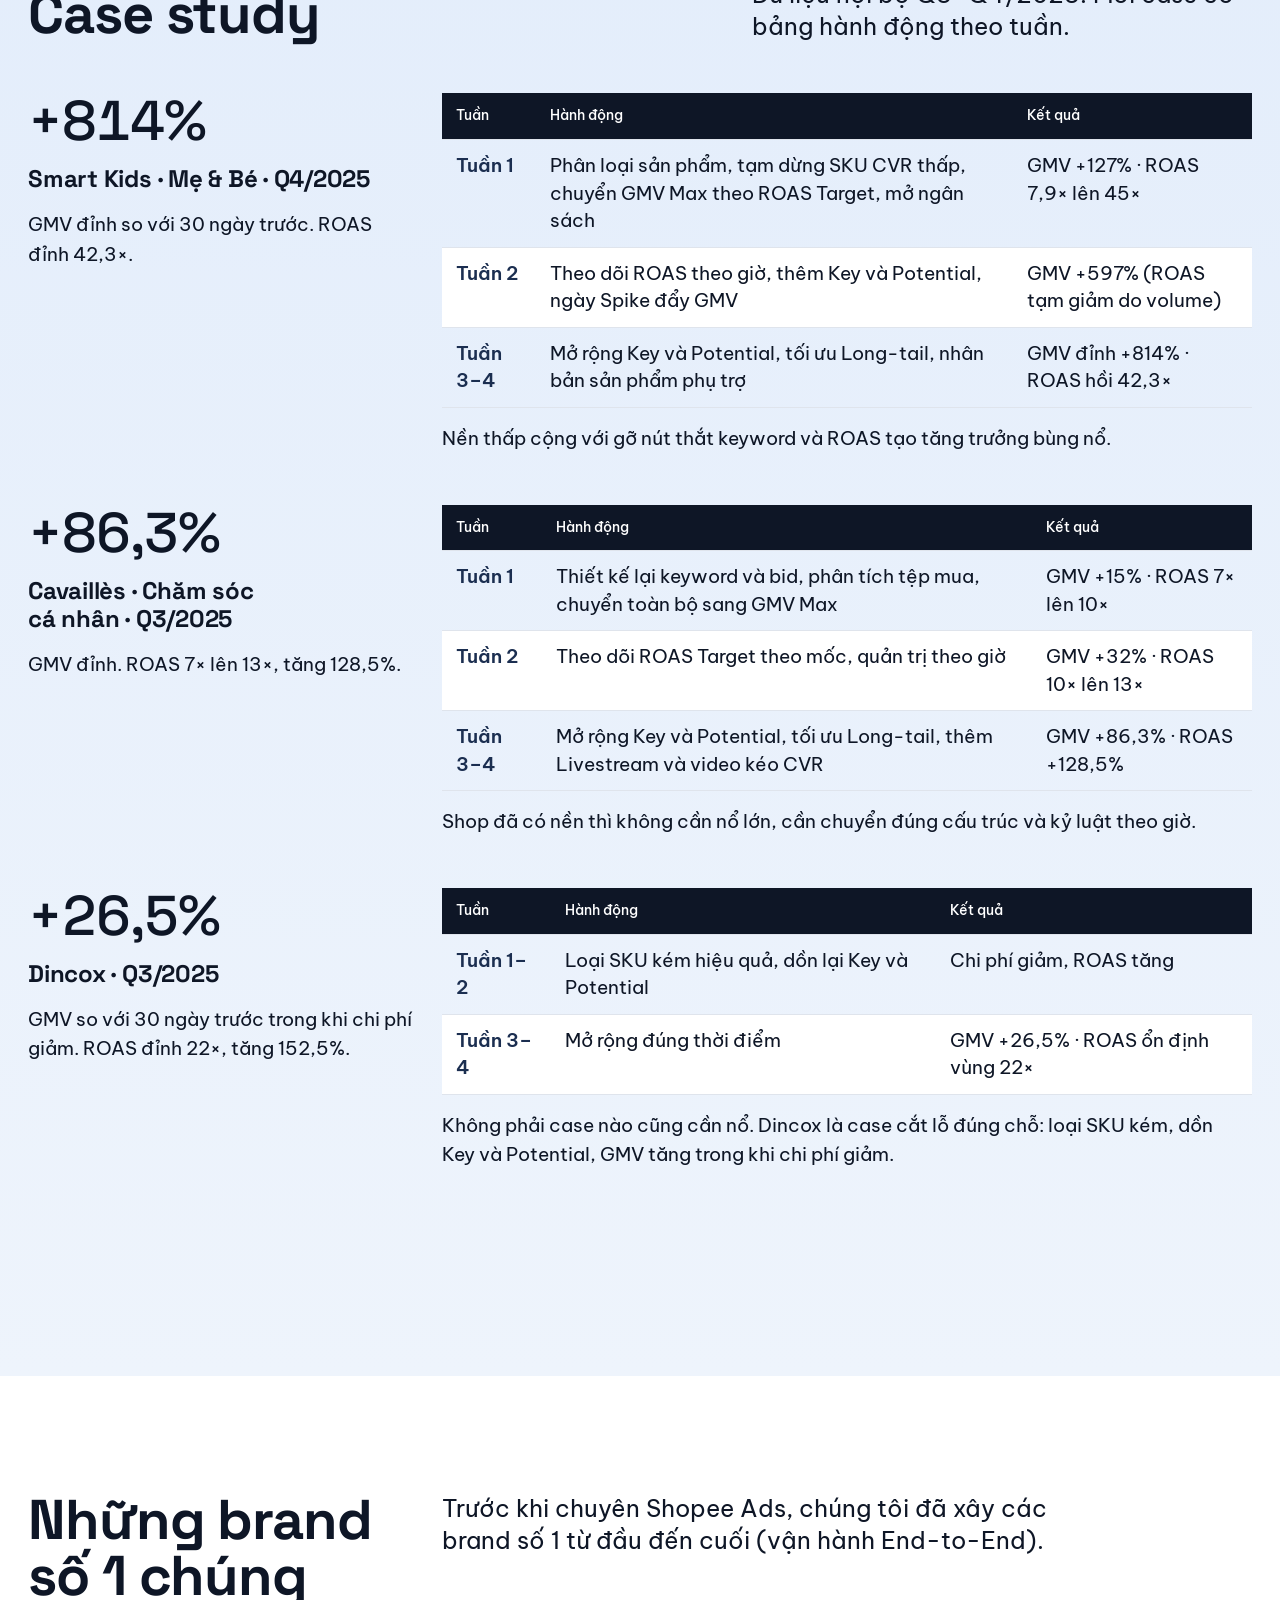
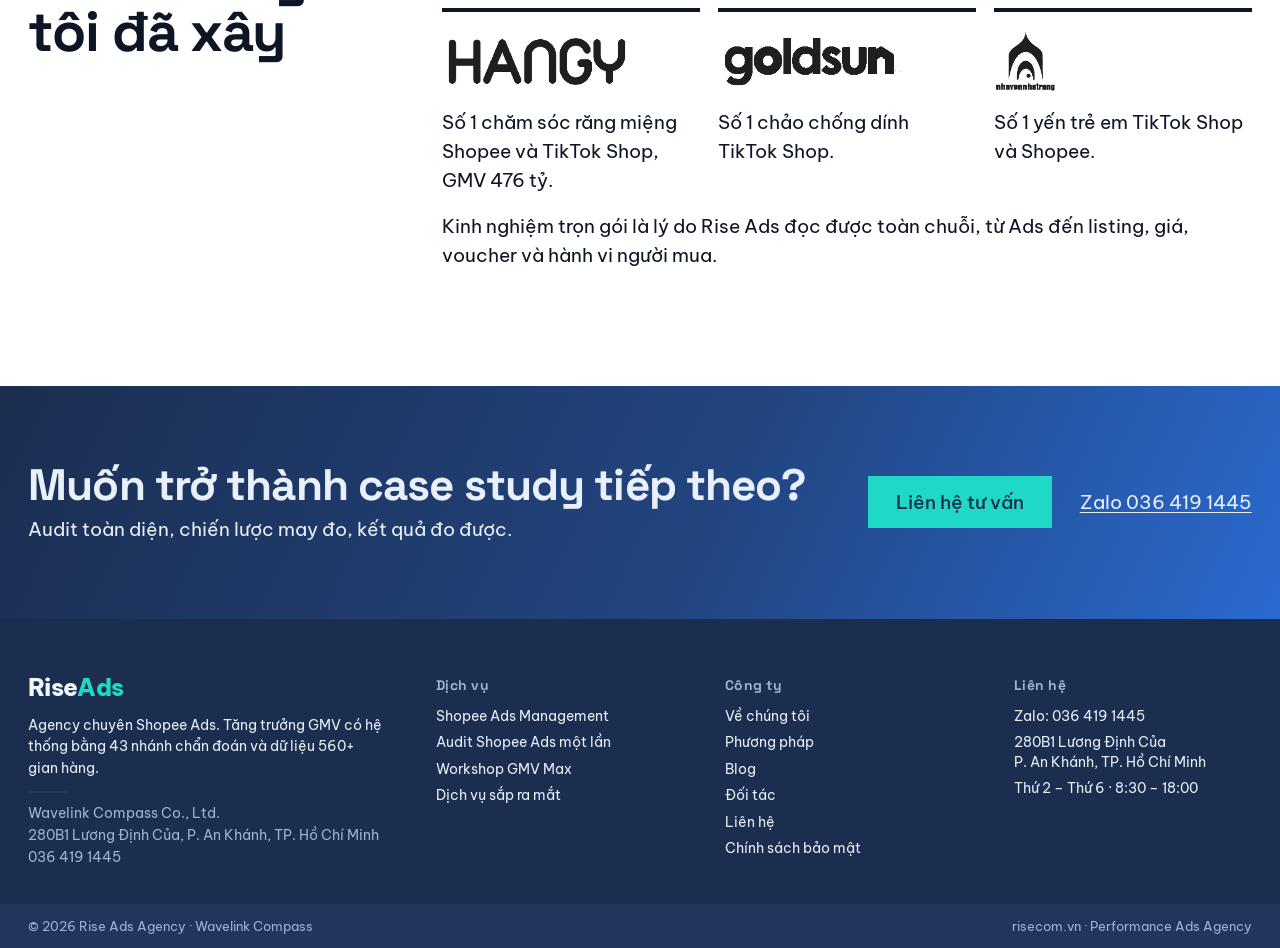
<file: clients.html>
<!doctype html>
<!-- TỰ SINH từ src/clients.html bằng tools/build_site.py. Đừng sửa file này: sửa chữ cố định trong src/, sửa thông tin chung ở risecom.vn/admin (Thông tin website). -->
<html lang="vi">
<head>
<meta charset="utf-8">
<meta name="viewport" content="width=device-width, initial-scale=1">
<title>Khách hàng Rise Ads – 100+ shop Shopee Ads, 17 ngành hàng, 3.000+ shop Mall</title>
<meta name="description" content="Thương hiệu đã tin tưởng Rise Ads trong Mẹ & Bé, Thể thao, Nội thất, Thời trang, Làm đẹp và 12 ngành khác. Case study có bảng hành động theo tuần.">
<meta name="theme-color" content="#1b2e50">
<meta property="og:title" content="Khách hàng Rise Ads – 100+ shop Shopee Ads, 17 ngành hàng">
<meta property="og:image" content="og/clients.png">
<link rel="icon" href="favicon.svg" type="image/svg+xml">
<link rel="preconnect" href="https://fonts.googleapis.com">
<link rel="preconnect" href="https://fonts.gstatic.com" crossorigin>
<link href="https://fonts.googleapis.com/css2?family=Be+Vietnam+Pro:wght@400;500;600;800&family=Space+Grotesk:wght@500;700&display=swap" rel="stylesheet">
<link rel="stylesheet" href="styles.css?v=20261104k">
</head>
<body>

<div class="topbar field-navy">
  <header class="nav wrap">
    <a class="mark" href="index.html" aria-label="RiseAds, trang chủ">Rise<b>Ads</b></a>
    <nav class="nav-links" aria-label="Chính">
      <a href="services.html">Dịch vụ</a>
      <a href="shopee-ads.html">Shopee Ads</a>
      <a href="workshop.html">Workshop</a>
      <a href="blog.html">Blog</a>
      <a href="company.html">Công ty</a>
      <a href="clients.html" aria-current="page">Đối tác</a>
    </nav>
    <div class="nav-act">
      <button class="btn" type="button" data-modal="tu-van">Liên hệ tư vấn</button>
      <button class="menu-btn" type="button" aria-expanded="false" aria-controls="sheet">Menu</button>
    </div>
  </header>
</div>
<div class="field-navy">

  <section class="hero" aria-labelledby="h1">
    <div class="wrap grid">
      <div class="hero-text">
        <h1 id="h1">Thương hiệu đã tin tưởng Rise Ads</h1>
        <p class="lead">Shopee Ads Management, vận hành gian hàng, Shopee Mall Onboarding. Dữ liệu từ danh mục đang vận hành.</p>
      </div>
      <div class="hero-media numbers">
        <div><span class="num">100+</span><p>shop Shopee Ads đã tối ưu</p></div>
        <div><span class="num">560+</span><p>gian hàng đã phân tích</p></div>
        <div><span class="num">3.000+</span><p>shop Shopee Mall đã onboard</p></div>
        <div><span class="num">17</span><p>ngành hàng đang vận hành</p></div>
      </div>
    </div>
  </section>
</div>

<!-- Portfolio -->
<section aria-labelledby="h-pf">
  <div class="wrap">
    <h2 id="h-pf" class="reveal">Những con số làm điểm tựa</h2>
    <div class="numbers reveal">
      <div><span class="num">74+</span><p>shop đang vận hành đồng thời</p></div>
      <div><span class="num">13,7×</span><p>ROAS gộp toàn danh mục</p></div>
      <div><span class="num">17</span><p>ngành hàng đang vận hành</p></div>
    </div>
    <div class="grid mt">
      <div class="c-lead reveal"><h3>Vùng ROAS tham chiếu theo nhóm ngành</h3><p class="mt-s">Rút từ danh mục đang vận hành, đã gộp theo ngành và ẩn danh. Số thật của từng ngành chỉ chia sẻ trong buổi tư vấn.</p></div>
      <div class="c-body reveal">
        <table class="tbl tbl-stack">
          <thead><tr><th>Nhóm</th><th>Ngành</th><th class="r">Vùng ROAS tham chiếu</th></tr></thead>
          <tbody>
            <tr><td class="k" data-l="Nhóm">Nền</td><td data-l="Ngành">Mẹ &amp; Bé · Thực phẩm &amp; Đồ uống</td><td class="r" data-l="Vùng">9–12×</td></tr>
            <tr><td class="k" data-l="Nhóm">Trung</td><td data-l="Ngành">Thể thao · Thời trang · Làm đẹp · Gia dụng · Điện tử · Sách · Vật tư điện lạnh · Học tập</td><td class="r" data-l="Vùng">10–15×</td></tr>
            <tr><td class="k" data-l="Nhóm">Cao</td><td data-l="Ngành">Nội thất · Thiết bị điện / Văn phòng · Giày dép · Chăn ga gối</td><td class="r" data-l="Vùng">17–40×</td></tr>
          </tbody>
        </table>
        <p class="mt-s"><a href="index.html#h-roas">Chọn ngành của bạn để xem mốc theo intent</a></p>
      </div>
    </div>
  </div>
</section>

<!-- Khách hàng 3 nhóm -->
<section class="surface" aria-labelledby="h-kh">
  <div class="wrap tabs">
    <h2 id="h-kh" class="reveal">Khách hàng theo ba nhóm</h2>
    <div role="tablist" aria-label="Nhóm khách hàng">
      <button role="tab" type="button" aria-selected="true" aria-controls="tab-ads" id="t-ads">Shopee Ads Management</button>
      <button role="tab" type="button" aria-selected="false" aria-controls="tab-ops" id="t-ops" tabindex="-1">Vận hành End-to-End</button>
      <button role="tab" type="button" aria-selected="false" aria-controls="tab-mall" id="t-mall" tabindex="-1">Shopee Mall Onboarding</button>
    </div>

    <div role="tabpanel" id="tab-ads" aria-labelledby="t-ads">
      <!-- 40 logo, nguồn: thư mục "Infomation Shopee_Shopee Ads_Tập tin đính kèm 2" (04/11/2026). Danh sách và tên file: assets/logos/MAPPING.md -->
      <div class="pager" data-pager aria-label="40 thương hiệu Shopee Ads Management">
        <ul class="brands pager-page brands--logo">
          <li><img src="assets/logos/ads/cavailles.png" alt="Cavaillès" width="276" height="135" loading="lazy"></li>
          <li><img src="assets/logos/ads/smart-kids.png" alt="Smart Kids" width="480" height="480" loading="lazy"></li>
          <li><img src="assets/logos/ads/wika.png" alt="Wika" width="480" height="480" loading="lazy"></li>
          <li><img src="assets/logos/ads/lion-books.png" alt="Lion Books" width="454" height="480" loading="lazy"></li>
          <li><img src="assets/logos/ads/hihapet.png" alt="Hihapet" width="480" height="480" loading="lazy"></li>
          <li><img src="assets/logos/ads/micofi.png" alt="Micofi Workspace" width="480" height="480" loading="lazy"></li>
          <li><img src="assets/logos/ads/home-furniture.png" alt="Home Furniture" width="345" height="299" loading="lazy"></li>
          <li><img src="assets/logos/ads/le-petit-olivier.png" alt="Le Petit Olivier" width="238" height="283" loading="lazy"></li>
          <li><img src="assets/logos/ads/lysava.png" alt="Lysava" width="480" height="331" loading="lazy"></li>
          <li><img src="assets/logos/ads/present13.png" alt="Present13" width="480" height="480" loading="lazy"></li>
          <li><img src="assets/logos/ads/the-maize.png" alt="The Maize" width="480" height="371" loading="lazy"></li>
          <li><img src="assets/logos/ads/techzone.png" alt="Techzone Audio" width="480" height="388" loading="lazy"></li>
          <li><img src="assets/logos/ads/mangata-bedding.png" alt="Mangata Bedding" width="320" height="320" loading="lazy"></li>
          <li><img src="assets/logos/ads/dream-home-bedding.png" alt="Dream Home Bedding" width="321" height="249" loading="lazy"></li>
          <li><img src="assets/logos/ads/hime-store.png" alt="Hime Store" width="301" height="172" loading="lazy"></li>
        </ul>
        <ul class="brands pager-page brands--logo" hidden>
          <li><img src="assets/logos/ads/selfiecom.png" alt="Selfie.com" width="435" height="146" loading="lazy"></li>
          <li><img src="assets/logos/ads/uchuu.png" alt="Uchuu" width="480" height="174" loading="lazy"></li>
          <li><img src="assets/logos/ads/azu-vietnam.png" alt="Azumikichi Hiệp Thành" width="480" height="480" loading="lazy"></li>
          <li><img src="assets/logos/ads/the-gioi-pickleball.png" alt="Thế Giới Pickleball" width="232" height="154" loading="lazy"></li>
          <li><img src="assets/logos/ads/spa-que-mot-cuc.png" alt="Spa Quê Một Cục" width="320" height="320" loading="lazy"></li>
          <li><img src="assets/logos/ads/lylyga.png" alt="Lylyga Cosmetic" width="480" height="480" loading="lazy"></li>
          <li><img src="assets/logos/ads/nowwear.png" alt="Nowwear" width="480" height="102" loading="lazy"></li>
          <li><img src="assets/logos/ads/ao-bong-da.png" alt="Áo Bóng Đá" width="320" height="320" loading="lazy"></li>
          <li><img src="assets/logos/ads/lourents.png" alt="Lourents" width="302" height="68" loading="lazy"></li>
          <li><img src="assets/logos/ads/linkee-tech.png" alt="Linkee Tech" width="239" height="52" loading="lazy"></li>
          <li><img src="assets/logos/ads/marilas.png" alt="Marila's" width="214" height="65" loading="lazy"></li>
          <li><img src="assets/logos/ads/mrm-manly-wear.png" alt="MrM Manly Wear" width="120" height="120" loading="lazy"></li>
          <li><img src="assets/logos/ads/hien-store.png" alt="Hiền" width="320" height="320" loading="lazy"></li>
          <li><img src="assets/logos/ads/phungnee.png" alt="PhungNee" width="320" height="320" loading="lazy"></li>
          <li><img src="assets/logos/ads/coniu.png" alt="Coniu" width="148" height="156" loading="lazy"></li>
        </ul>
        <ul class="brands pager-page brands--logo" hidden>
          <li><img src="assets/logos/ads/bg-home.png" alt="BG Home" width="480" height="147" loading="lazy"></li>
          <li><img src="assets/logos/ads/nonla-coffee.png" alt="Nonla Vietnamese Coffee" width="480" height="480" loading="lazy"></li>
          <li><img src="assets/logos/ads/outlet-japan.png" alt="Outlet Japan" width="480" height="264" loading="lazy"></li>
          <li><img src="assets/logos/ads/melio-sport.png" alt="Melio Sport" width="397" height="480" loading="lazy"></li>
          <li><img src="assets/logos/ads/pace.png" alt="Pace" width="480" height="480" loading="lazy"></li>
          <li><img src="assets/logos/ads/tdh.png" alt="TDH Company" width="210" height="284" loading="lazy"></li>
          <li><img src="assets/logos/ads/logo-m.png" alt="Logo đối tác Shopee Ads" width="200" height="276" loading="lazy"></li>
          <li><img src="assets/logos/ads/logo-x.png" alt="Logo đối tác Shopee Ads" width="480" height="480" loading="lazy"></li>
          <li><img src="assets/logos/ads/logo-b.png" alt="Logo đối tác Shopee Ads" width="320" height="320" loading="lazy"></li>
          <li><img src="assets/logos/ads/logo-mm.png" alt="Logo đối tác Shopee Ads" width="320" height="320" loading="lazy"></li>
        </ul>
        <div class="pager-nav"><button class="pager-btn" type="button" data-prev aria-label="Trang trước">&#8592;</button><span class="pager-dots" aria-live="polite">1 / 3</span><button class="pager-btn" type="button" data-next aria-label="Trang sau">&#8594;</button></div>
      </div>
      <p class="mt-s">Và 100+ shop khác trong 17 ngành hàng: Mẹ &amp; Bé, Thể thao, Nội thất, Thời trang, Làm đẹp và chăm sóc cá nhân, Giày dép, Thực phẩm và đồ uống, Gia dụng, Điện tử, Chăn ga gối, Sách, Thiết bị điện và văn phòng, Vật tư điện lạnh, Học tập và đồ trẻ em, Thú cưng, Phụ kiện ô tô, Trang sức.</p>
    </div>

    <div role="tabpanel" id="tab-ops" aria-labelledby="t-ops" hidden>
      <h3>Vận hành End-to-End: các brand số 1 Rise Ads đã xây trước khi chuyên Shopee Ads</h3>
      <ul class="tl tl--3 mt">
        <li><img class="ops-logo" src="assets/logos/ops/ops-hangy.png" alt="Hangy" width="307" height="97" loading="lazy"><ul class="tl-list"><li>Chăm sóc răng miệng</li><li>Số 1 ngành 2021–2025 trên Shopee và TikTok Shop</li><li>GMV 476 tỷ, 634 nghìn đơn</li><li>Giá trị đơn trung bình 750 nghìn</li></ul></li>
        <li><img class="ops-logo" src="assets/logos/ops/ops-goldsun.png" alt="Goldsun" width="308" height="99" loading="lazy"><ul class="tl-list"><li>Gia dụng, chảo chống dính</li><li>Số 1 chảo chống dính TikTok Shop 2023–2025</li></ul></li>
        <li><img class="ops-logo" src="assets/logos/ops/ops-nha-yen-nha-trang.png" alt="Nhà Yến Nha Trang" width="223" height="225" loading="lazy"><ul class="tl-list"><li>Yến sào, yến trẻ em</li><li>Số 1 yến trẻ em TikTok Shop và Shopee 2024–2025</li></ul></li>
      </ul>
      <p class="mt">Kinh nghiệm trọn gói là lý do Rise Ads đọc được toàn chuỗi, từ Ads đến listing, giá, voucher và hành vi người mua.</p>
    </div>

    <div role="tabpanel" id="tab-mall" aria-labelledby="t-mall" hidden>
      <div class="grid">
        <div class="c-lead"><span class="num">3.000+</span><p class="mt-s">shop Shopee Mall đã hỗ trợ onboard</p></div>
        <div class="pager c-body" data-pager aria-label="91 shop Shopee Mall đã onboard">
        <ul class="brands brands--logo pager-page">
          <li><img src="assets/logos/mall/mall-001.png" alt="Shop Shopee Mall 1" loading="lazy"></li>
          <li><img src="assets/logos/mall/mall-002.png" alt="Shop Shopee Mall 2" loading="lazy"></li>
          <li><img src="assets/logos/mall/mall-003.png" alt="Shop Shopee Mall 3" loading="lazy"></li>
          <li><img src="assets/logos/mall/mall-004.png" alt="Shop Shopee Mall 4" loading="lazy"></li>
          <li><img src="assets/logos/mall/mall-005.png" alt="Shop Shopee Mall 5" loading="lazy"></li>
          <li><img src="assets/logos/mall/mall-006.png" alt="Shop Shopee Mall 6" loading="lazy"></li>
          <li><img src="assets/logos/mall/mall-007.png" alt="Shop Shopee Mall 7" loading="lazy"></li>
          <li><img src="assets/logos/mall/mall-008.png" alt="Shop Shopee Mall 8" loading="lazy"></li>
          <li><img src="assets/logos/mall/mall-009.png" alt="Shop Shopee Mall 9" loading="lazy"></li>
          <li><img src="assets/logos/mall/mall-010.png" alt="Shop Shopee Mall 10" loading="lazy"></li>
          <li><img src="assets/logos/mall/mall-011.png" alt="Shop Shopee Mall 11" loading="lazy"></li>
          <li><img src="assets/logos/mall/mall-012.png" alt="Shop Shopee Mall 12" loading="lazy"></li>
          <li><img src="assets/logos/mall/mall-013.png" alt="Shop Shopee Mall 13" loading="lazy"></li>
          <li><img src="assets/logos/mall/mall-014.png" alt="Shop Shopee Mall 14" loading="lazy"></li>
          <li><img src="assets/logos/mall/mall-015.png" alt="Shop Shopee Mall 15" loading="lazy"></li>
        </ul>
        <ul class="brands brands--logo pager-page" hidden>
          <li><img src="assets/logos/mall/mall-016.png" alt="Shop Shopee Mall 16" loading="lazy"></li>
          <li><img src="assets/logos/mall/mall-017.png" alt="Shop Shopee Mall 17" loading="lazy"></li>
          <li><img src="assets/logos/mall/mall-018.png" alt="Shop Shopee Mall 18" loading="lazy"></li>
          <li><img src="assets/logos/mall/mall-019.png" alt="Shop Shopee Mall 19" loading="lazy"></li>
          <li><img src="assets/logos/mall/mall-020.png" alt="Shop Shopee Mall 20" loading="lazy"></li>
          <li><img src="assets/logos/mall/mall-021.png" alt="Shop Shopee Mall 21" loading="lazy"></li>
          <li><img src="assets/logos/mall/mall-022.png" alt="Shop Shopee Mall 22" loading="lazy"></li>
          <li><img src="assets/logos/mall/mall-023.png" alt="Shop Shopee Mall 23" loading="lazy"></li>
          <li><img src="assets/logos/mall/mall-024.png" alt="Shop Shopee Mall 24" loading="lazy"></li>
          <li><img src="assets/logos/mall/mall-025.png" alt="Shop Shopee Mall 25" loading="lazy"></li>
          <li><img src="assets/logos/mall/mall-026.png" alt="Shop Shopee Mall 26" loading="lazy"></li>
          <li><img src="assets/logos/mall/mall-027.png" alt="Shop Shopee Mall 27" loading="lazy"></li>
          <li><img src="assets/logos/mall/mall-028.png" alt="Shop Shopee Mall 28" loading="lazy"></li>
          <li><img src="assets/logos/mall/mall-029.png" alt="Shop Shopee Mall 29" loading="lazy"></li>
          <li><img src="assets/logos/mall/mall-030.png" alt="Shop Shopee Mall 30" loading="lazy"></li>
        </ul>
        <ul class="brands brands--logo pager-page" hidden>
          <li><img src="assets/logos/mall/mall-031.png" alt="Shop Shopee Mall 31" loading="lazy"></li>
          <li><img src="assets/logos/mall/mall-032.png" alt="Shop Shopee Mall 32" loading="lazy"></li>
          <li><img src="assets/logos/mall/mall-033.png" alt="Shop Shopee Mall 33" loading="lazy"></li>
          <li><img src="assets/logos/mall/mall-034.png" alt="Shop Shopee Mall 34" loading="lazy"></li>
          <li><img src="assets/logos/mall/mall-035.png" alt="Shop Shopee Mall 35" loading="lazy"></li>
          <li><img src="assets/logos/mall/mall-036.png" alt="Shop Shopee Mall 36" loading="lazy"></li>
          <li><img src="assets/logos/mall/mall-037.png" alt="Shop Shopee Mall 37" loading="lazy"></li>
          <li><img src="assets/logos/mall/mall-038.png" alt="Shop Shopee Mall 38" loading="lazy"></li>
          <li><img src="assets/logos/mall/mall-039.png" alt="Shop Shopee Mall 39" loading="lazy"></li>
          <li><img src="assets/logos/mall/mall-040.png" alt="Shop Shopee Mall 40" loading="lazy"></li>
          <li><img src="assets/logos/mall/mall-041.png" alt="Shop Shopee Mall 41" loading="lazy"></li>
          <li><img src="assets/logos/mall/mall-042.png" alt="Shop Shopee Mall 42" loading="lazy"></li>
          <li><img src="assets/logos/mall/mall-043.png" alt="Shop Shopee Mall 43" loading="lazy"></li>
          <li><img src="assets/logos/mall/mall-044.png" alt="Shop Shopee Mall 44" loading="lazy"></li>
          <li><img src="assets/logos/mall/mall-045.png" alt="Shop Shopee Mall 45" loading="lazy"></li>
        </ul>
        <ul class="brands brands--logo pager-page" hidden>
          <li><img src="assets/logos/mall/mall-046.png" alt="Shop Shopee Mall 46" loading="lazy"></li>
          <li><img src="assets/logos/mall/mall-047.png" alt="Shop Shopee Mall 47" loading="lazy"></li>
          <li><img src="assets/logos/mall/mall-048.png" alt="Shop Shopee Mall 48" loading="lazy"></li>
          <li><img src="assets/logos/mall/mall-049.png" alt="Shop Shopee Mall 49" loading="lazy"></li>
          <li><img src="assets/logos/mall/mall-050.png" alt="Shop Shopee Mall 50" loading="lazy"></li>
          <li><img src="assets/logos/mall/mall-051.png" alt="Shop Shopee Mall 51" loading="lazy"></li>
          <li><img src="assets/logos/mall/mall-052.png" alt="Shop Shopee Mall 52" loading="lazy"></li>
          <li><img src="assets/logos/mall/mall-053.png" alt="Shop Shopee Mall 53" loading="lazy"></li>
          <li><img src="assets/logos/mall/mall-054.png" alt="Shop Shopee Mall 54" loading="lazy"></li>
          <li><img src="assets/logos/mall/mall-055.png" alt="Shop Shopee Mall 55" loading="lazy"></li>
          <li><img src="assets/logos/mall/mall-056.png" alt="Shop Shopee Mall 56" loading="lazy"></li>
          <li><img src="assets/logos/mall/mall-057.png" alt="Shop Shopee Mall 57" loading="lazy"></li>
          <li><img src="assets/logos/mall/mall-058.png" alt="Shop Shopee Mall 58" loading="lazy"></li>
          <li><img src="assets/logos/mall/mall-059.png" alt="Shop Shopee Mall 59" loading="lazy"></li>
          <li><img src="assets/logos/mall/mall-060.png" alt="Shop Shopee Mall 60" loading="lazy"></li>
        </ul>
        <ul class="brands brands--logo pager-page" hidden>
          <li><img src="assets/logos/mall/mall-061.png" alt="Shop Shopee Mall 61" loading="lazy"></li>
          <li><img src="assets/logos/mall/mall-062.png" alt="Shop Shopee Mall 62" loading="lazy"></li>
          <li><img src="assets/logos/mall/mall-063.png" alt="Shop Shopee Mall 63" loading="lazy"></li>
          <li><img src="assets/logos/mall/mall-064.png" alt="Shop Shopee Mall 64" loading="lazy"></li>
          <li><img src="assets/logos/mall/mall-065.png" alt="Shop Shopee Mall 65" loading="lazy"></li>
          <li><img src="assets/logos/mall/mall-066.png" alt="Shop Shopee Mall 66" loading="lazy"></li>
          <li><img src="assets/logos/mall/mall-067.png" alt="Shop Shopee Mall 67" loading="lazy"></li>
          <li><img src="assets/logos/mall/mall-068.png" alt="Shop Shopee Mall 68" loading="lazy"></li>
          <li><img src="assets/logos/mall/mall-069.png" alt="Shop Shopee Mall 69" loading="lazy"></li>
          <li><img src="assets/logos/mall/mall-070.png" alt="Shop Shopee Mall 70" loading="lazy"></li>
          <li><img src="assets/logos/mall/mall-071.png" alt="Shop Shopee Mall 71" loading="lazy"></li>
          <li><img src="assets/logos/mall/mall-072.png" alt="Shop Shopee Mall 72" loading="lazy"></li>
          <li><img src="assets/logos/mall/mall-073.png" alt="Shop Shopee Mall 73" loading="lazy"></li>
          <li><img src="assets/logos/mall/mall-074.png" alt="Shop Shopee Mall 74" loading="lazy"></li>
          <li><img src="assets/logos/mall/mall-075.png" alt="Shop Shopee Mall 75" loading="lazy"></li>
        </ul>
        <ul class="brands brands--logo pager-page" hidden>
          <li><img src="assets/logos/mall/mall-076.png" alt="Shop Shopee Mall 76" loading="lazy"></li>
          <li><img src="assets/logos/mall/mall-077.png" alt="Shop Shopee Mall 77" loading="lazy"></li>
          <li><img src="assets/logos/mall/mall-078.png" alt="Shop Shopee Mall 78" loading="lazy"></li>
          <li><img src="assets/logos/mall/mall-079.png" alt="Shop Shopee Mall 79" loading="lazy"></li>
          <li><img src="assets/logos/mall/mall-080.png" alt="Shop Shopee Mall 80" loading="lazy"></li>
          <li><img src="assets/logos/mall/mall-081.png" alt="Shop Shopee Mall 81" loading="lazy"></li>
          <li><img src="assets/logos/mall/mall-082.png" alt="Shop Shopee Mall 82" loading="lazy"></li>
          <li><img src="assets/logos/mall/mall-083.png" alt="Shop Shopee Mall 83" loading="lazy"></li>
          <li><img src="assets/logos/mall/mall-084.png" alt="Shop Shopee Mall 84" loading="lazy"></li>
          <li><img src="assets/logos/mall/mall-085.png" alt="Shop Shopee Mall 85" loading="lazy"></li>
          <li><img src="assets/logos/mall/mall-086.png" alt="Shop Shopee Mall 86" loading="lazy"></li>
          <li><img src="assets/logos/mall/mall-087.png" alt="Shop Shopee Mall 87" loading="lazy"></li>
          <li><img src="assets/logos/mall/mall-088.png" alt="Shop Shopee Mall 88" loading="lazy"></li>
          <li><img src="assets/logos/mall/mall-089.png" alt="Shop Shopee Mall 89" loading="lazy"></li>
          <li><img src="assets/logos/mall/mall-090.png" alt="Shop Shopee Mall 90" loading="lazy"></li>
        </ul>
        <ul class="brands brands--logo pager-page" hidden>
          <li><img src="assets/logos/mall/mall-091.png" alt="Shop Shopee Mall 91" loading="lazy"></li>
        </ul>
        <div class="pager-nav"><button class="pager-btn" type="button" data-prev aria-label="Trang trước">&#8592;</button><span class="pager-dots" aria-live="polite">1 / 7</span><button class="pager-btn" type="button" data-next aria-label="Trang sau">&#8594;</button></div>
      </div>
      </div>
    </div>
  </div>
</section>

<!-- Mô hình 3 giai đoạn -->
<section aria-labelledby="h-gd">
  <div class="wrap">
    <div class="sec-head reveal">
      <h2 id="h-gd">Cùng một quỹ đạo, ba giai đoạn</h2>
      <p class="lead">Mọi case đi cùng một quỹ đạo. Con số khác nhau, phương pháp thì không.</p>
    </div>
    <ol class="tl tl--3 reveal">
      <li><span class="tl-k">Nghiên cứu và tìm công thức thắng</span><p><b>Ổn định, chưa scale.</b> Audit tìm điểm nghẽn. Phân tầng Key, Potential, Long-tail. Thử keyword intent và đặt Target ROAS theo vùng ngành. Giữ nền GMV.</p><p class="mt-s">Hướng đến: +15–30% GMV so với nền.</p></li>
      <li><span class="tl-k">Scale: gỡ điểm nghẽn</span><p><b>Bùng nổ từ nền thấp.</b> Đổ ngân sách đúng sản phẩm, đúng lúc. Scale Key đã tối ưu ROAS. Khai thác Potential, đôn lên Key. Theo dõi giờ vàng thời gian thực.</p><p class="mt-s">Hướng đến: +30–40% GMV theo tháng.</p></li>
      <li><span class="tl-k">Ổn định và duy trì</span><p><b>Duy trì, tối ưu lợi nhuận.</b> Bảo vệ thị phần tìm kiếm. Tối ưu CIR (giảm chi phí, giữ GMV). Phát triển Potential lên Key. Chuẩn bị Mega Sale.</p><p class="mt-s">Hướng đến: +20–40% GMV theo quý.</p></li>
    </ol>
  </div>
</section>

<!-- Case study -->
<section id="case" class="field-sky" aria-labelledby="h-case">
  <div class="wrap">
    <div class="sec-head reveal">
      <h2 id="h-case">Case study</h2>
      <p class="lead">Dữ liệu nội bộ Q3–Q4/2025. Mỗi case có bảng hành động theo tuần.</p>
    </div>
    <div class="stack">
      <div class="grid reveal">
        <div class="c-lead"><span class="num">+814%</span><h3 class="mt-s">Smart Kids · Mẹ &amp; Bé · Q4/2025</h3><p class="mt-s">GMV đỉnh so với 30 ngày trước. ROAS đỉnh 42,3×.</p></div>
        <div class="c-body">
          <table class="tbl tbl-stack"><thead><tr><th>Tuần</th><th>Hành động</th><th>Kết quả</th></tr></thead><tbody>
            <tr><td class="k" data-l="Tuần">Tuần 1</td><td data-l="Hành động">Phân loại sản phẩm, tạm dừng SKU CVR thấp, chuyển GMV Max theo ROAS Target, mở ngân sách</td><td data-l="Kết quả">GMV +127% · ROAS 7,9× lên 45×</td></tr>
            <tr><td class="k" data-l="Tuần">Tuần 2</td><td data-l="Hành động">Theo dõi ROAS theo giờ, thêm Key và Potential, ngày Spike đẩy GMV</td><td data-l="Kết quả">GMV +597% (ROAS tạm giảm do volume)</td></tr>
            <tr><td class="k" data-l="Tuần">Tuần 3–4</td><td data-l="Hành động">Mở rộng Key và Potential, tối ưu Long-tail, nhân bản sản phẩm phụ trợ</td><td data-l="Kết quả">GMV đỉnh +814% · ROAS hồi 42,3×</td></tr>
          </tbody></table>
          <p class="mt-s">Nền thấp cộng với gỡ nút thắt keyword và ROAS tạo tăng trưởng bùng nổ.</p>
        </div>
      </div>
      <div class="grid reveal">
        <div class="c-lead"><span class="num">+86,3%</span><h3 class="mt-s">Cavaillès · Chăm sóc cá nhân · Q3/2025</h3><p class="mt-s">GMV đỉnh. ROAS 7× lên 13×, tăng 128,5%.</p></div>
        <div class="c-body">
          <table class="tbl tbl-stack"><thead><tr><th>Tuần</th><th>Hành động</th><th>Kết quả</th></tr></thead><tbody>
            <tr><td class="k" data-l="Tuần">Tuần 1</td><td data-l="Hành động">Thiết kế lại keyword và bid, phân tích tệp mua, chuyển toàn bộ sang GMV Max</td><td data-l="Kết quả">GMV +15% · ROAS 7× lên 10×</td></tr>
            <tr><td class="k" data-l="Tuần">Tuần 2</td><td data-l="Hành động">Theo dõi ROAS Target theo mốc, quản trị theo giờ</td><td data-l="Kết quả">GMV +32% · ROAS 10× lên 13×</td></tr>
            <tr><td class="k" data-l="Tuần">Tuần 3–4</td><td data-l="Hành động">Mở rộng Key và Potential, tối ưu Long-tail, thêm Livestream và video kéo CVR</td><td data-l="Kết quả">GMV +86,3% · ROAS +128,5%</td></tr>
          </tbody></table>
          <p class="mt-s">Shop đã có nền thì không cần nổ lớn, cần chuyển đúng cấu trúc và kỷ luật theo giờ.</p>
        </div>
      </div>
      <div class="grid reveal">
        <div class="c-lead"><span class="num">+26,5%</span><h3 class="mt-s">Dincox · Q3/2025</h3><p class="mt-s">GMV so với 30 ngày trước trong khi chi phí giảm. ROAS đỉnh 22×, tăng 152,5%.</p></div>
        <div class="c-body">
          <!-- Ngành hàng và bảng tuần đầy đủ của Dincox chờ vận hành xác nhận (Q7) -->
          <table class="tbl tbl-stack"><thead><tr><th>Tuần</th><th>Hành động</th><th>Kết quả</th></tr></thead><tbody>
            <tr><td class="k" data-l="Tuần">Tuần 1–2</td><td data-l="Hành động">Loại SKU kém hiệu quả, dồn lại Key và Potential</td><td data-l="Kết quả">Chi phí giảm, ROAS tăng</td></tr>
            <tr><td class="k" data-l="Tuần">Tuần 3–4</td><td data-l="Hành động">Mở rộng đúng thời điểm</td><td data-l="Kết quả">GMV +26,5% · ROAS ổn định vùng 22×</td></tr>
          </tbody></table>
          <p class="mt-s">Không phải case nào cũng cần nổ. Dincox là case cắt lỗ đúng chỗ: loại SKU kém, dồn Key và Potential, GMV tăng trong khi chi phí giảm.</p>
        </div>
      </div>
    </div>
    <p class="note mt reveal">Mỗi shop có điểm xuất phát và ngành hàng khác nhau. Đây là case thực tế, không phải cam kết cho mọi shop.</p>
  </div>
</section>

<!-- Trước khi chuyên biệt hoá -->
<section aria-labelledby="h-tk">
  <div class="wrap grid">
    <div class="c-lead reveal"><h2 id="h-tk">Những brand số 1 chúng tôi đã xây</h2></div>
    <div class="c-body reveal">
      <p class="lead">Trước khi chuyên Shopee Ads, chúng tôi đã xây các brand số 1 từ đầu đến cuối (vận hành End-to-End).</p>
      <ul class="tl tl--3 mt">
        <li><img class="ops-logo" src="assets/logos/ops/ops-hangy.png" alt="Hangy" width="307" height="97" loading="lazy"><p>Số 1 chăm sóc răng miệng Shopee và TikTok Shop, GMV 476 tỷ.</p></li>
        <li><img class="ops-logo" src="assets/logos/ops/ops-goldsun.png" alt="Goldsun" width="308" height="99" loading="lazy"><p>Số 1 chảo chống dính TikTok Shop.</p></li>
        <li><img class="ops-logo" src="assets/logos/ops/ops-nha-yen-nha-trang.png" alt="Nhà Yến Nha Trang" width="223" height="225" loading="lazy"><p>Số 1 yến trẻ em TikTok Shop và Shopee.</p></li>
      </ul>
      <p class="mt-s">Kinh nghiệm trọn gói là lý do Rise Ads đọc được toàn chuỗi, từ Ads đến listing, giá, voucher và hành vi người mua.</p>
    </div>
  </div>
</section>

<!-- CTA -->
<section class="field-navy cta-band" aria-labelledby="h-cta">
  <div class="wrap">
    <div class="cta-text reveal">
      <h2 id="h-cta">Muốn trở thành case study tiếp theo?</h2>
      <p class="lead mt-s">Audit toàn diện, chiến lược may đo, kết quả đo được.</p>
    </div>
    <div class="actions cta-act"><button class="btn" type="button" data-modal="tu-van">Liên hệ tư vấn</button><a class="link" href="https://zalo.me/0364191445">Zalo 036 419 1445</a></div>
  </div>
</section>

<footer class="field-navy foot">
  <div class="wrap">
    <div class="foot-grid">
      <div class="foot-brand">
        <a class="mark" href="index.html">Rise<b>Ads</b></a>
        <p class="mt-s">Agency chuyên Shopee Ads. Tăng trưởng GMV có hệ thống bằng 43 nhánh chẩn đoán và dữ liệu 560+ gian hàng.</p>
        <p class="foot-legal">Wavelink Compass Co., Ltd.<br>280B1 Lương Định Của, P. An Khánh, TP. Hồ Chí Minh<br>036 419 1445</p>
      </div>
      <nav class="foot-col" aria-label="Dịch vụ">
        <h4>Dịch vụ</h4>
        <a href="shopee-ads.html">Shopee Ads Management</a>
        <a href="services.html#h-audit">Audit Shopee Ads một lần</a>
        <a href="workshop.html">Workshop GMV Max</a>
        <a href="services.html#sap-ra-mat">Dịch vụ sắp ra mắt</a>
      </nav>
      <nav class="foot-col" aria-label="Công ty">
        <h4>Công ty</h4>
        <a href="company.html">Về chúng tôi</a>
        <a href="shopee-ads.html#quy-trinh">Phương pháp</a>
        <a href="blog.html">Blog</a>
        <a href="clients.html">Đối tác</a>
        <a href="contact.html">Liên hệ</a>
        <a href="contact.html#bao-mat">Chính sách bảo mật</a>
      </nav>
      <div class="foot-col">
        <h4>Liên hệ</h4>
        <a href="https://zalo.me/0364191445">Zalo: 036 419 1445</a>
        <p>280B1 Lương Định Của<br>P. An Khánh, TP. Hồ Chí Minh</p>
        <p>Thứ 2 – Thứ 6 · 8:30 – 18:00</p>
      </div>
    </div>
    <div class="foot-end">
      <span>© 2026 Rise Ads Agency · Wavelink Compass</span>
      <span>risecom.vn · Performance Ads Agency</span>
    </div>
  </div>
</footer>
<div id="sheet" class="sheet" hidden tabindex="-1">
  <div class="sheet-top"><a class="mark" href="index.html">Rise<b>Ads</b></a><button class="link sheet-close" type="button">Đóng</button></div>
  <nav aria-label="Menu điện thoại"><a href="services.html">Dịch vụ</a><a href="shopee-ads.html">Shopee Ads</a><a href="workshop.html">Workshop</a><a href="blog.html">Blog</a><a href="company.html">Công ty</a><a href="clients.html">Đối tác</a><a href="contact.html">Liên hệ</a></nav>
  <p class="sheet-foot"><a href="https://zalo.me/0364191445">Zalo 036 419 1445</a></p>
</div>

<dialog id="contact-modal" class="modal" aria-labelledby="m-title">
  <div class="m-in">
    <div class="m-top"><div><h2 id="m-title">Tư vấn miễn phí 30 phút</h2><p class="small mt-s">Chúng tôi chẩn đoán shop trước khi đề xuất. Phản hồi trong 24 giờ làm việc.</p></div><button class="link" type="button" data-modal-close>Đóng</button></div>
    <form class="form" data-form novalidate>
      <div><label for="m-name">Tên / Công ty</label><input id="m-name" name="name" required autocomplete="name"></div>
      <div><label for="m-phone">Số Zalo</label><input id="m-phone" name="phone" type="tel" required inputmode="tel" autocomplete="tel" aria-describedby="m-phone-h"><p id="m-phone-h" class="hint small">Zalo là kênh ưu tiên, phản hồi nhanh nhất.</p></div>
      <div><label for="m-service">Dịch vụ quan tâm</label><select id="m-service" name="service"><option value="tu-van">Shopee Ads Management</option><option value="bao-gia">Báo giá Shopee Ads Management</option><option value="audit">Audit Shopee Ads (1 lần)</option><option value="khac">Khác</option></select></div>
      <div><label for="m-ind">Ngành hàng</label><select id="m-ind" name="industry"><option value="">Chọn ngành</option></select></div>
      <div><label for="m-spend">Chi phí Ads / tháng</label><input id="m-spend" name="ads_spend" inputmode="decimal" placeholder="VD: 60 triệu"></div>
      <div><label for="m-rev">Doanh thu từ Ads / tháng</label><input id="m-rev" name="ads_revenue" inputmode="decimal" placeholder="VD: 400 triệu"><p class="roas-out small" aria-live="polite"></p></div>
      <div class="f-full"><label for="m-issue">Vấn đề đang gặp</label><textarea id="m-issue" name="issue" placeholder="ROAS không ổn định, keyword sai tệp, muốn scale nhưng không biết bắt đầu từ đâu..."></textarea></div>
      <div class="hp" aria-hidden="true"><label>Website<input name="website_url" tabindex="-1" autocomplete="off"></label></div>
      <p class="err f-full" aria-live="polite"></p>
      <div class="f-act actions"><button class="btn" type="submit">Gửi yêu cầu tư vấn</button><span class="small">Phản hồi trong 24 giờ làm việc</span></div>
      <p class="f-done" hidden></p>
    </form>
  </div>
</dialog>

<a class="zalo-fab" href="https://zalo.me/0364191445">Zalo</a>
<script src="app.js?v=20261104k" defer></script>
</body>
</html>
</file>
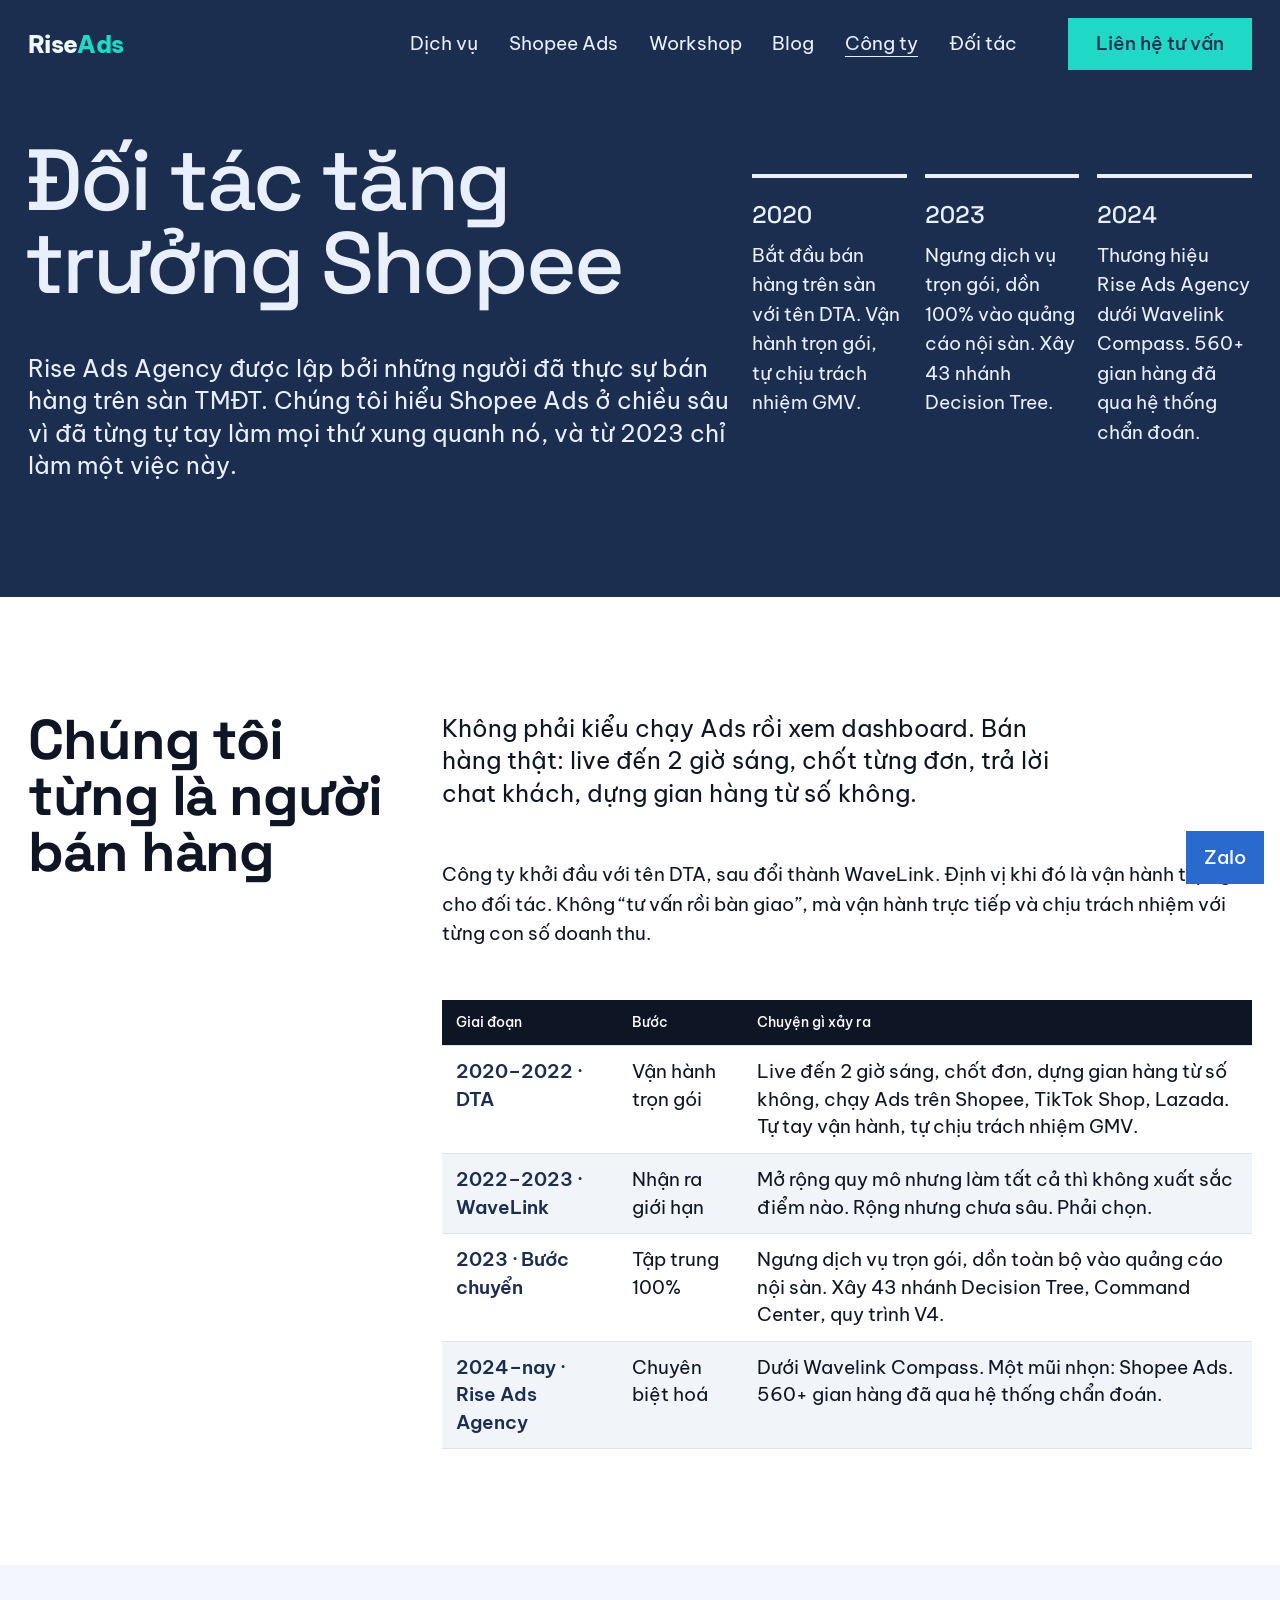
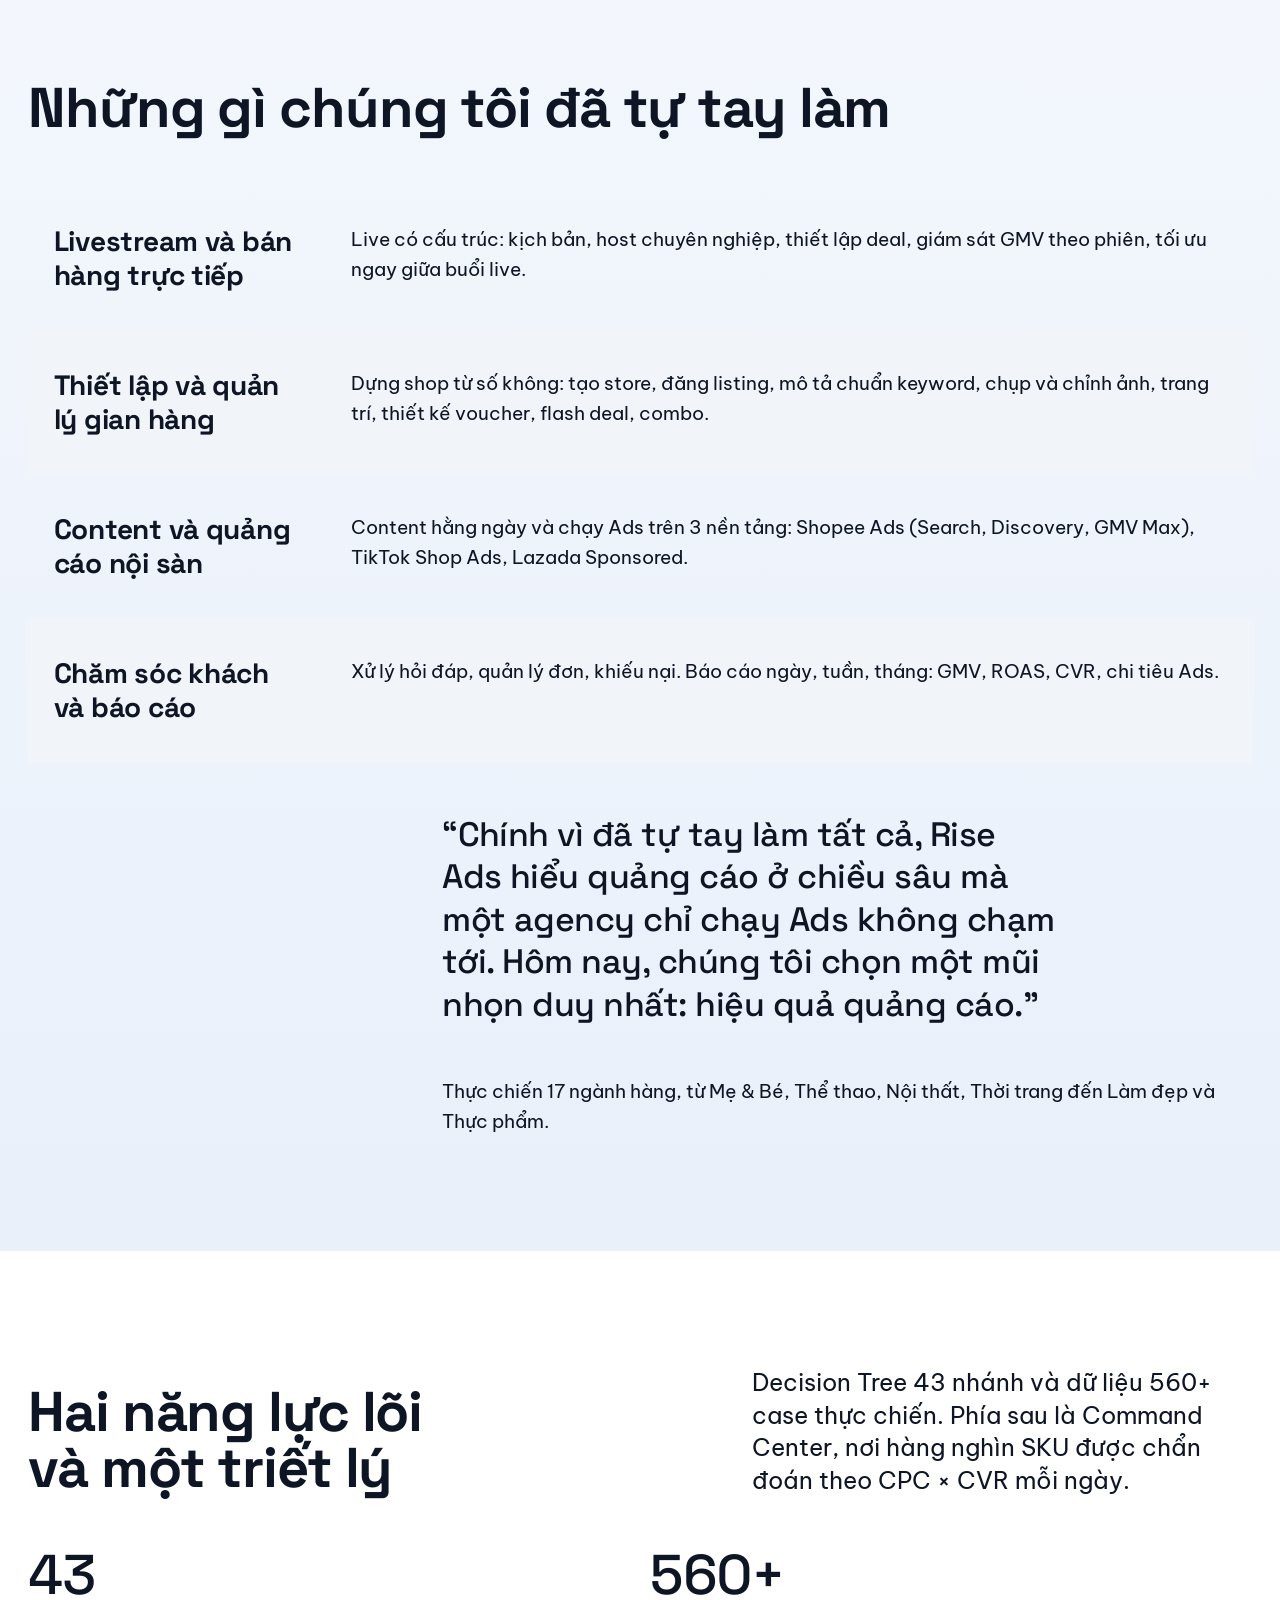
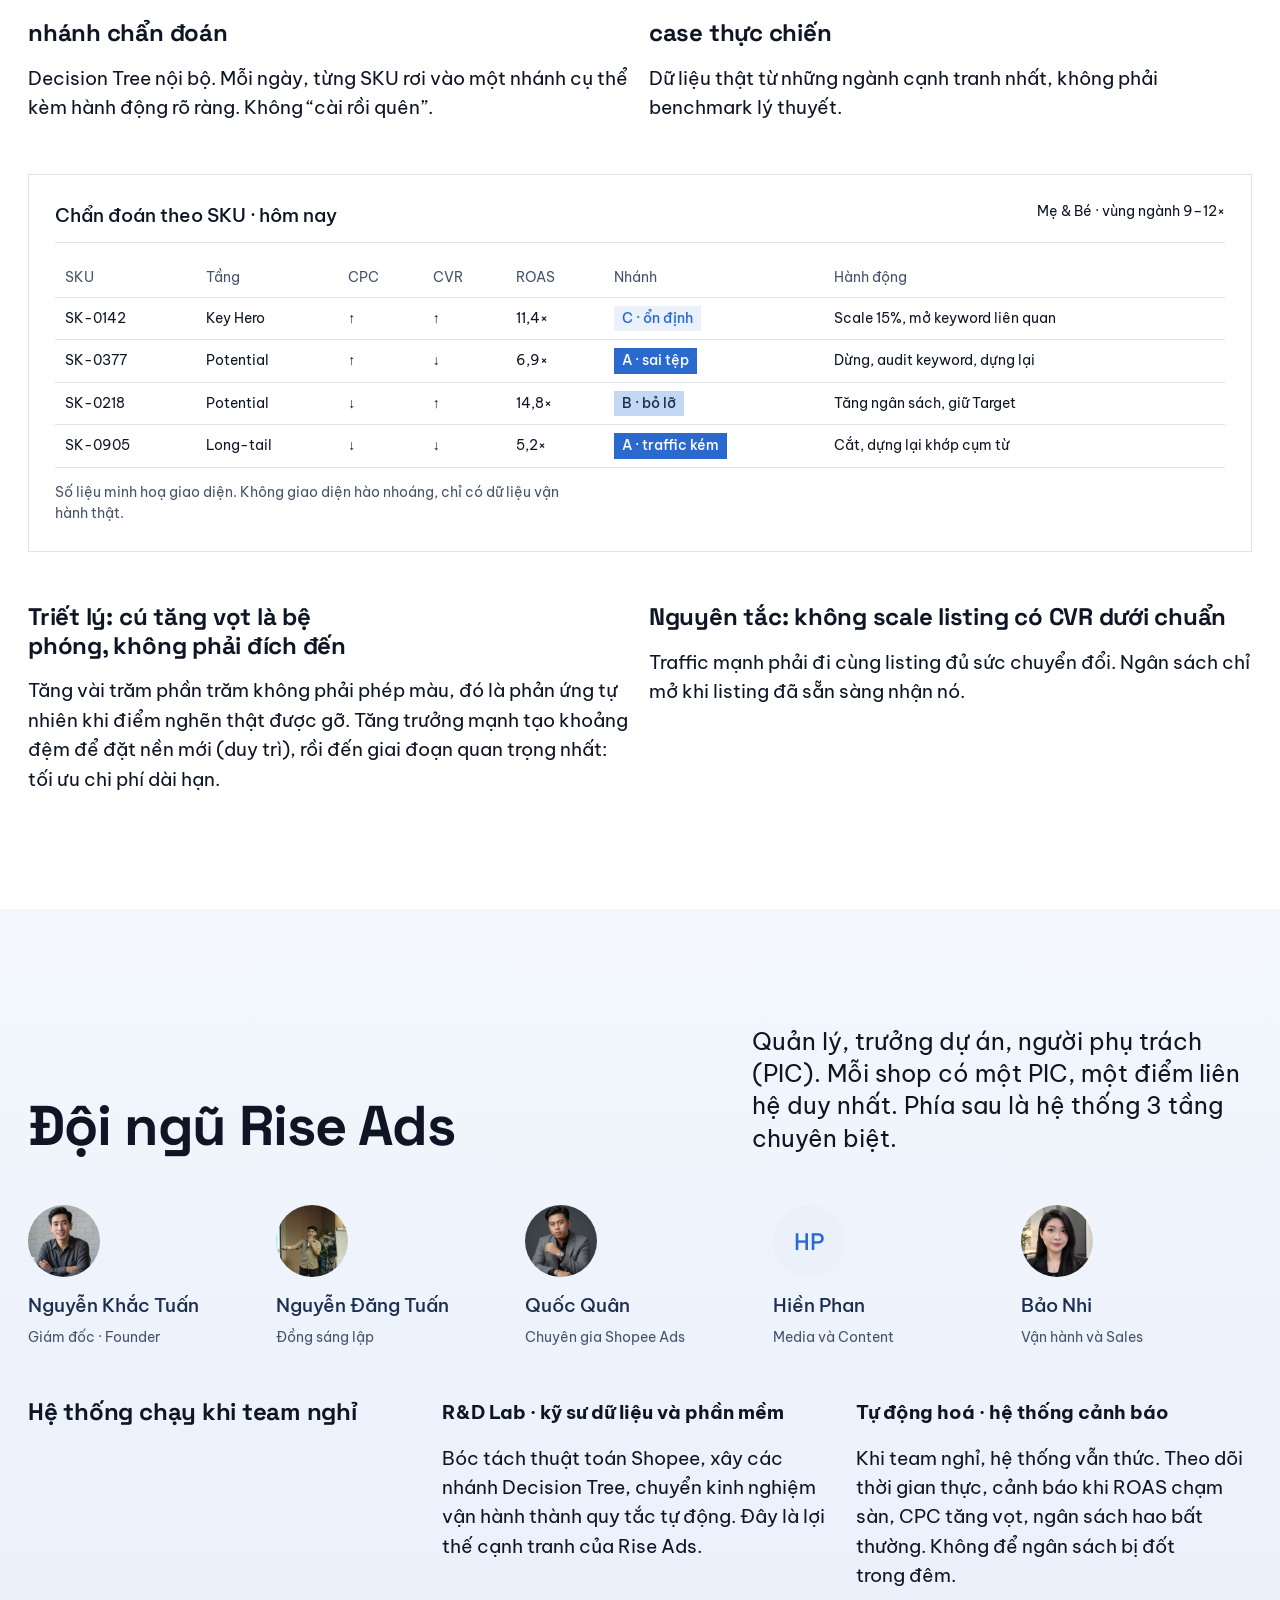
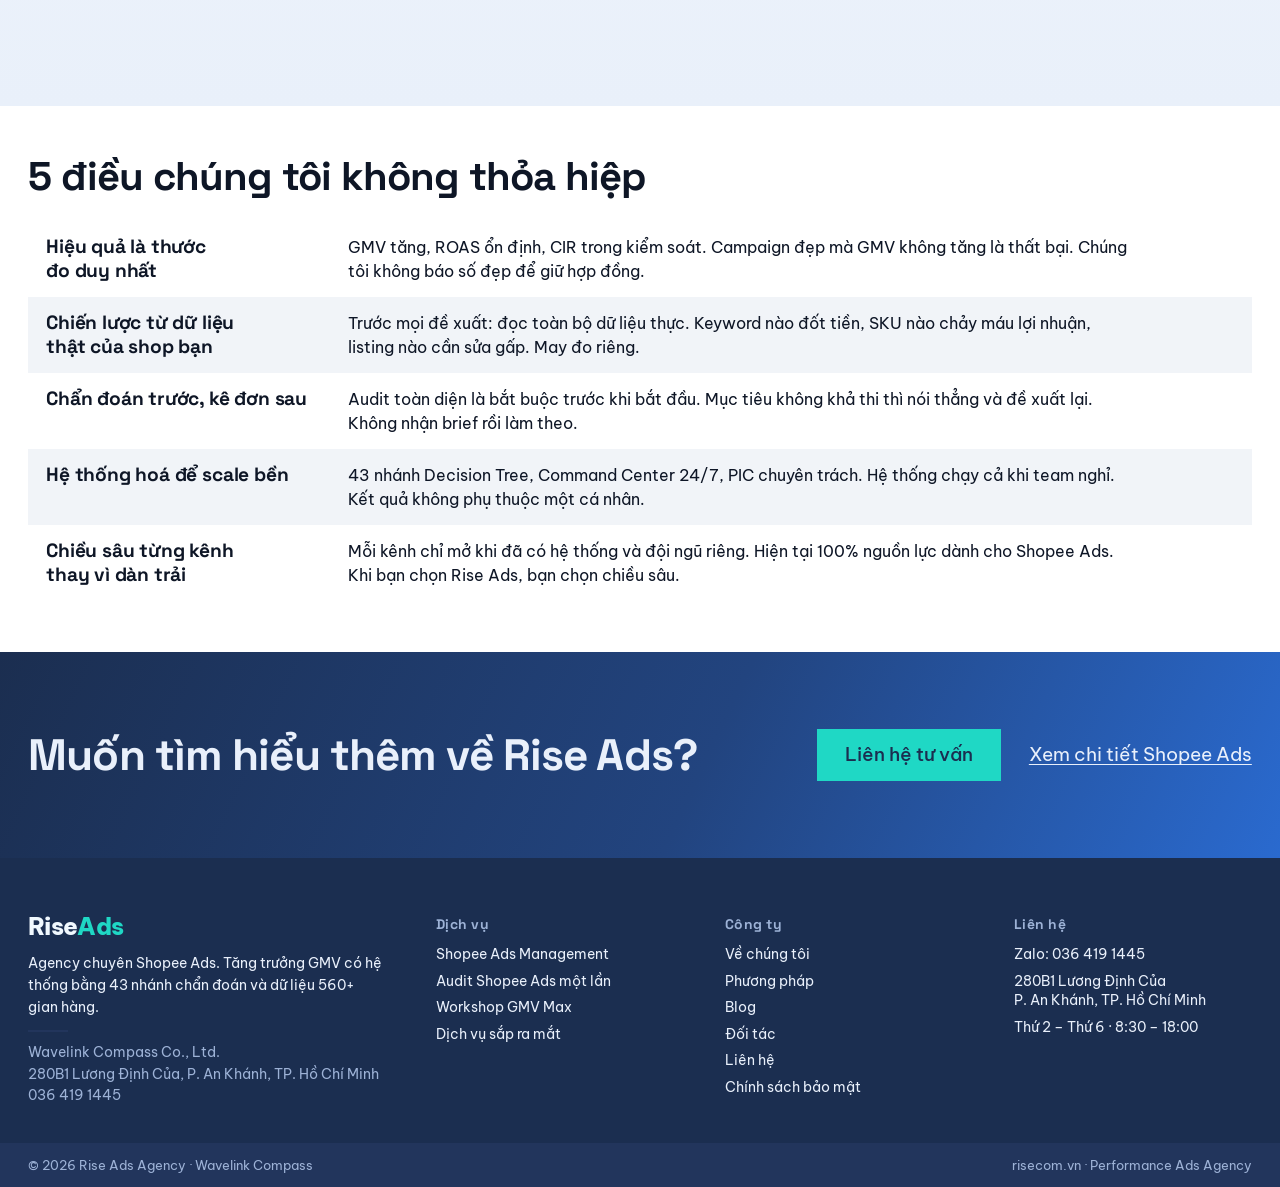
<file: company.html>
<!doctype html>
<!-- TỰ SINH từ src/company.html bằng tools/build_site.py. Đừng sửa file này: sửa chữ cố định trong src/, sửa thông tin chung ở risecom.vn/admin (Thông tin website). -->
<html lang="vi">
<head>
<meta charset="utf-8">
<meta name="viewport" content="width=device-width, initial-scale=1">
<title>Về Rise Ads – Từ người bán hàng thật đến agency Shopee Ads</title>
<meta name="description" content="Kinh nghiệm sàn TMĐT từ 2020, tập trung 100% Shopee Ads từ 2023. Đội ngũ, hệ thống và 5 giá trị không thỏa hiệp.">
<meta name="theme-color" content="#1b2e50">
<meta property="og:title" content="Về Rise Ads – Từ người bán hàng thật đến agency Shopee Ads">
<meta property="og:image" content="og/company.png">
<link rel="icon" href="favicon.svg" type="image/svg+xml">
<link rel="preconnect" href="https://fonts.googleapis.com">
<link rel="preconnect" href="https://fonts.gstatic.com" crossorigin>
<link href="https://fonts.googleapis.com/css2?family=Be+Vietnam+Pro:wght@400;500;600;800&family=Space+Grotesk:wght@500;700&display=swap" rel="stylesheet">
<link rel="stylesheet" href="styles.css?v=20261104k">
</head>
<body>

<div class="topbar field-navy">
  <header class="nav wrap">
    <a class="mark" href="index.html" aria-label="RiseAds, trang chủ">Rise<b>Ads</b></a>
    <nav class="nav-links" aria-label="Chính">
      <a href="services.html">Dịch vụ</a>
      <a href="shopee-ads.html">Shopee Ads</a>
      <a href="workshop.html">Workshop</a>
      <a href="blog.html">Blog</a>
      <a href="company.html" aria-current="page">Công ty</a>
      <a href="clients.html">Đối tác</a>
    </nav>
    <div class="nav-act">
      <button class="btn" type="button" data-modal="tu-van">Liên hệ tư vấn</button>
      <button class="menu-btn" type="button" aria-expanded="false" aria-controls="sheet">Menu</button>
    </div>
  </header>
</div>
<div class="field-navy">

  <section class="hero" aria-labelledby="h1">
    <div class="wrap grid">
      <div class="hero-text">
        <h1 id="h1">Đối tác tăng trưởng Shopee</h1>
        <p class="lead">Rise Ads Agency được lập bởi những người đã thực sự bán hàng trên sàn TMĐT. Chúng tôi hiểu Shopee Ads ở chiều sâu vì đã từng tự tay làm mọi thứ xung quanh nó, và từ 2023 chỉ làm một việc này.</p>
      </div>
      <div class="hero-media">
        <ul class="tl">
          <li><span class="tl-k">2020</span><p>Bắt đầu bán hàng trên sàn với tên DTA. Vận hành trọn gói, tự chịu trách nhiệm GMV.</p></li>
          <li><span class="tl-k">2023</span><p>Ngưng dịch vụ trọn gói, dồn 100% vào quảng cáo nội sàn. Xây 43 nhánh Decision Tree.</p></li>
          <li><span class="tl-k">2024</span><p>Thương hiệu Rise Ads Agency dưới Wavelink Compass. 560+ gian hàng đã qua hệ thống chẩn đoán.</p></li>
        </ul>
      </div>
    </div>
  </section>
</div>

<!-- Câu chuyện -->
<section aria-labelledby="h-cc">
  <div class="wrap grid">
    <div class="c-lead reveal"><h2 id="h-cc">Chúng tôi từng là người bán hàng</h2></div>
    <div class="c-body stack reveal">
      <p class="lead">Không phải kiểu chạy Ads rồi xem dashboard. Bán hàng thật: live đến 2 giờ sáng, chốt từng đơn, trả lời chat khách, dựng gian hàng từ số không.</p>
      <p>Công ty khởi đầu với tên DTA, sau đổi thành WaveLink. Định vị khi đó là vận hành trọn gói cho đối tác. Không “tư vấn rồi bàn giao”, mà vận hành trực tiếp và chịu trách nhiệm với từng con số doanh thu.</p>
      <table class="tbl tbl-stack">
        <thead><tr><th>Giai đoạn</th><th>Bước</th><th>Chuyện gì xảy ra</th></tr></thead>
        <tbody>
          <tr><td class="k" data-l="Giai đoạn">2020–2022 · DTA</td><td data-l="Bước">Vận hành trọn gói</td><td data-l="Chuyện gì xảy ra">Live đến 2 giờ sáng, chốt đơn, dựng gian hàng từ số không, chạy Ads trên Shopee, TikTok Shop, Lazada. Tự tay vận hành, tự chịu trách nhiệm GMV.</td></tr>
          <tr><td class="k" data-l="Giai đoạn">2022–2023 · WaveLink</td><td data-l="Bước">Nhận ra giới hạn</td><td data-l="Chuyện gì xảy ra">Mở rộng quy mô nhưng làm tất cả thì không xuất sắc điểm nào. Rộng nhưng chưa sâu. Phải chọn.</td></tr>
          <tr><td class="k" data-l="Giai đoạn">2023 · Bước chuyển</td><td data-l="Bước">Tập trung 100%</td><td data-l="Chuyện gì xảy ra">Ngưng dịch vụ trọn gói, dồn toàn bộ vào quảng cáo nội sàn. Xây 43 nhánh Decision Tree, Command Center, quy trình V4.</td></tr>
          <tr><td class="k" data-l="Giai đoạn">2024–nay · Rise Ads Agency</td><td data-l="Bước">Chuyên biệt hoá</td><td data-l="Chuyện gì xảy ra">Dưới Wavelink Compass. Một mũi nhọn: Shopee Ads. 560+ gian hàng đã qua hệ thống chẩn đoán.</td></tr>
        </tbody>
      </table>
    </div>
  </div>
</section>

<!-- Nền tảng vận hành -->
<section class="surface" aria-labelledby="h-nt">
  <div class="wrap">
    <h2 id="h-nt" class="reveal">Những gì chúng tôi đã tự tay làm</h2>
    <ol class="rows">
      <li class="reveal"><h3>Livestream và bán hàng trực tiếp</h3><p class="r-body--wide">Live có cấu trúc: kịch bản, host chuyên nghiệp, thiết lập deal, giám sát GMV theo phiên, tối ưu ngay giữa buổi live.</p></li>
      <li class="reveal"><h3>Thiết lập và quản lý gian hàng</h3><p class="r-body--wide">Dựng shop từ số không: tạo store, đăng listing, mô tả chuẩn keyword, chụp và chỉnh ảnh, trang trí, thiết kế voucher, flash deal, combo.</p></li>
      <li class="reveal"><h3>Content và quảng cáo nội sàn</h3><p class="r-body--wide">Content hằng ngày và chạy Ads trên 3 nền tảng: Shopee Ads (Search, Discovery, GMV Max), TikTok Shop Ads, Lazada Sponsored.</p></li>
      <li class="reveal"><h3>Chăm sóc khách và báo cáo</h3><p class="r-body--wide">Xử lý hỏi đáp, quản lý đơn, khiếu nại. Báo cáo ngày, tuần, tháng: GMV, ROAS, CVR, chi tiêu Ads.</p></li>
    </ol>
    <div class="grid mt">
      <blockquote class="statement c-right reveal">“Chính vì đã tự tay làm tất cả, Rise Ads hiểu quảng cáo ở chiều sâu mà một agency chỉ chạy Ads không chạm tới. Hôm nay, chúng tôi chọn một mũi nhọn duy nhất: hiệu quả quảng cáo.”</blockquote>
      <p class="c-right reveal">Thực chiến 17 ngành hàng, từ Mẹ &amp; Bé, Thể thao, Nội thất, Thời trang đến Làm đẹp và Thực phẩm.</p>
    </div>
  </div>
</section>

<!-- Năng lực lõi -->
<section aria-labelledby="h-nl">
  <div class="wrap">
    <div class="sec-head reveal">
      <h2 id="h-nl">Hai năng lực lõi và một triết lý</h2>
      <p class="lead">Decision Tree 43 nhánh và dữ liệu 560+ case thực chiến. Phía sau là Command Center, nơi hàng nghìn SKU được chẩn đoán theo CPC × CVR mỗi ngày.</p>
    </div>
    <div class="grid">
      <div class="c-half-a reveal">
        <span class="num">43</span>
        <h3 class="mt-s">nhánh chẩn đoán</h3>
        <p class="mt-s">Decision Tree nội bộ. Mỗi ngày, từng SKU rơi vào một nhánh cụ thể kèm hành động rõ ràng. Không “cài rồi quên”.</p>
      </div>
      <div class="c-half-b reveal">
        <span class="num">560+</span>
        <h3 class="mt-s">case thực chiến</h3>
        <p class="mt-s">Dữ liệu thật từ những ngành cạnh tranh nhất, không phải benchmark lý thuyết.</p>
      </div>
      <div class="c-full reveal">
        <div data-ui aria-label="Một màn hình chẩn đoán trong Command Center, số liệu minh hoạ">
          <div class="ui-head"><b>Chẩn đoán theo SKU · hôm nay</b><span>Mẹ &amp; Bé · vùng ngành 9–12×</span></div>
          <table>
            <thead><tr><th>SKU</th><th>Tầng</th><th>CPC</th><th>CVR</th><th>ROAS</th><th>Nhánh</th><th>Hành động</th></tr></thead>
            <tbody>
              <tr><td>SK-0142</td><td>Key Hero</td><td>↑</td><td>↑</td><td>11,4×</td><td><span class="tag-ok">C · ổn định</span></td><td>Scale 15%, mở keyword liên quan</td></tr>
              <tr><td>SK-0377</td><td>Potential</td><td>↑</td><td>↓</td><td>6,9×</td><td><span class="tag-risk">A · sai tệp</span></td><td>Dừng, audit keyword, dựng lại</td></tr>
              <tr><td>SK-0218</td><td>Potential</td><td>↓</td><td>↑</td><td>14,8×</td><td><span class="tag-warn">B · bỏ lỡ</span></td><td>Tăng ngân sách, giữ Target</td></tr>
              <tr><td>SK-0905</td><td>Long-tail</td><td>↓</td><td>↓</td><td>5,2×</td><td><span class="tag-risk">A · traffic kém</span></td><td>Cắt, dựng lại khớp cụm từ</td></tr>
            </tbody>
          </table>
          <p class="ui-foot">Số liệu minh hoạ giao diện. Không giao diện hào nhoáng, chỉ có dữ liệu vận hành thật.</p>
        </div>
      </div>
    </div>
    <div class="grid mt">
      <div class="c-half-a reveal">
        <h3>Triết lý: cú tăng vọt là bệ phóng, không phải đích đến</h3>
        <p class="mt-s">Tăng vài trăm phần trăm không phải phép màu, đó là phản ứng tự nhiên khi điểm nghẽn thật được gỡ. Tăng trưởng mạnh tạo khoảng đệm để đặt nền mới (duy trì), rồi đến giai đoạn quan trọng nhất: tối ưu chi phí dài hạn.</p>
      </div>
      <div class="c-half-b reveal">
        <h3>Nguyên tắc: không scale listing có CVR dưới chuẩn</h3>
        <p class="mt-s">Traffic mạnh phải đi cùng listing đủ sức chuyển đổi. Ngân sách chỉ mở khi listing đã sẵn sàng nhận nó.</p>
      </div>
    </div>
  </div>
</section>

<!-- Đội ngũ -->
<section class="surface" aria-labelledby="h-dn">
  <div class="wrap">
    <div class="sec-head reveal">
      <h2 id="h-dn">Đội ngũ Rise Ads</h2>
      <p class="lead">Quản lý, trưởng dự án, người phụ trách (PIC). Mỗi shop có một PIC, một điểm liên hệ duy nhất. Phía sau là hệ thống 3 tầng chuyên biệt.</p>
    </div>
    <!-- Còn thiếu ảnh chân dung Hiền Phan: khi có ảnh, thay ô chữ HP bằng thẻ img giống ba người còn lại (ảnh vuông, lưu trong assets/team). Chức danh chờ Q12. -->
    <ul class="people reveal">
      <li><img class="ava" src="assets/team/khac-tuan.jpg" alt="Nguyễn Khắc Tuấn" width="72" height="72" style="object-fit:cover"><b>Nguyễn Khắc Tuấn</b><p class="small">Giám đốc · Founder</p></li>
      <li><img class="ava" src="assets/workshop/teacher.jpg" alt="Nguyễn Đăng Tuấn" width="72" height="72" style="object-fit:cover"><b>Nguyễn Đăng Tuấn</b><p class="small">Đồng sáng lập</p></li>
      <li><img class="ava" src="assets/team/quoc-quan.jpg" alt="Quốc Quân" width="72" height="72" style="object-fit:cover"><b>Quốc Quân</b><p class="small">Chuyên gia Shopee Ads</p></li>
      <li><div class="ava" aria-hidden="true">HP</div><b>Hiền Phan</b><p class="small">Media và Content</p></li>
      <li><img class="ava" src="assets/team/bao-nhi.jpg" alt="Bảo Nhi" width="72" height="72" style="object-fit:cover"><b>Bảo Nhi</b><p class="small">Vận hành và Sales</p></li>
    </ul>
    <div class="grid mt">
      <div class="c-lead reveal"><h3>Hệ thống chạy khi team nghỉ</h3></div>
      <div class="c-body grid-2 reveal">
        <div><b>R&amp;D Lab · kỹ sư dữ liệu và phần mềm</b><p class="mt-s">Bóc tách thuật toán Shopee, xây các nhánh Decision Tree, chuyển kinh nghiệm vận hành thành quy tắc tự động. Đây là lợi thế cạnh tranh của Rise Ads.</p></div>
        <div><b>Tự động hoá · hệ thống cảnh báo</b><p class="mt-s">Khi team nghỉ, hệ thống vẫn thức. Theo dõi thời gian thực, cảnh báo khi ROAS chạm sàn, CPC tăng vọt, ngân sách hao bất thường. Không để ngân sách bị đốt trong đêm.</p></div>
      </div>
    </div>
  </div>
</section>

<!-- Giá trị -->
<section id="gia-tri" class="compact" aria-labelledby="h-gt">
  <div class="wrap">
    <h2 id="h-gt" class="reveal">5 điều chúng tôi không thỏa hiệp</h2>
    <ol class="rows">
      <li class="reveal"><h3>Hiệu quả là thước đo duy nhất</h3><p class="r-body--wide">GMV tăng, ROAS ổn định, CIR trong kiểm soát. Campaign đẹp mà GMV không tăng là thất bại. Chúng tôi không báo số đẹp để giữ hợp đồng.</p></li>
      <li class="reveal"><h3>Chiến lược từ dữ liệu thật của shop bạn</h3><p class="r-body--wide">Trước mọi đề xuất: đọc toàn bộ dữ liệu thực. Keyword nào đốt tiền, SKU nào chảy máu lợi nhuận, listing nào cần sửa gấp. May đo riêng.</p></li>
      <li class="reveal"><h3>Chẩn đoán trước, kê đơn sau</h3><p class="r-body--wide">Audit toàn diện là bắt buộc trước khi bắt đầu. Mục tiêu không khả thi thì nói thẳng và đề xuất lại. Không nhận brief rồi làm theo.</p></li>
      <li class="reveal"><h3>Hệ thống hoá để scale bền</h3><p class="r-body--wide">43 nhánh Decision Tree, Command Center 24/7, PIC chuyên trách. Hệ thống chạy cả khi team nghỉ. Kết quả không phụ thuộc một cá nhân.</p></li>
      <li class="reveal"><h3>Chiều sâu từng kênh thay vì dàn trải</h3><p class="r-body--wide">Mỗi kênh chỉ mở khi đã có hệ thống và đội ngũ riêng. Hiện tại 100% nguồn lực dành cho Shopee Ads. Khi bạn chọn Rise Ads, bạn chọn chiều sâu.</p></li>
    </ol>
  </div>
</section>

<!-- CTA -->
<section class="field-navy cta-band" aria-labelledby="h-cta">
  <div class="wrap">
    <div class="cta-text reveal">
      <h2 id="h-cta">Muốn tìm hiểu thêm về Rise Ads?</h2>
    </div>
    <div class="actions cta-act">
        <button class="btn" type="button" data-modal="tu-van">Liên hệ tư vấn</button>
        <a class="link" href="shopee-ads.html">Xem chi tiết Shopee Ads</a>
      </div>
  </div>
</section>

<footer class="field-navy foot">
  <div class="wrap">
    <div class="foot-grid">
      <div class="foot-brand">
        <a class="mark" href="index.html">Rise<b>Ads</b></a>
        <p class="mt-s">Agency chuyên Shopee Ads. Tăng trưởng GMV có hệ thống bằng 43 nhánh chẩn đoán và dữ liệu 560+ gian hàng.</p>
        <p class="foot-legal">Wavelink Compass Co., Ltd.<br>280B1 Lương Định Của, P. An Khánh, TP. Hồ Chí Minh<br>036 419 1445</p>
      </div>
      <nav class="foot-col" aria-label="Dịch vụ">
        <h4>Dịch vụ</h4>
        <a href="shopee-ads.html">Shopee Ads Management</a>
        <a href="services.html#h-audit">Audit Shopee Ads một lần</a>
        <a href="workshop.html">Workshop GMV Max</a>
        <a href="services.html#sap-ra-mat">Dịch vụ sắp ra mắt</a>
      </nav>
      <nav class="foot-col" aria-label="Công ty">
        <h4>Công ty</h4>
        <a href="company.html">Về chúng tôi</a>
        <a href="shopee-ads.html#quy-trinh">Phương pháp</a>
        <a href="blog.html">Blog</a>
        <a href="clients.html">Đối tác</a>
        <a href="contact.html">Liên hệ</a>
        <a href="contact.html#bao-mat">Chính sách bảo mật</a>
      </nav>
      <div class="foot-col">
        <h4>Liên hệ</h4>
        <a href="https://zalo.me/0364191445">Zalo: 036 419 1445</a>
        <p>280B1 Lương Định Của<br>P. An Khánh, TP. Hồ Chí Minh</p>
        <p>Thứ 2 – Thứ 6 · 8:30 – 18:00</p>
      </div>
    </div>
    <div class="foot-end">
      <span>© 2026 Rise Ads Agency · Wavelink Compass</span>
      <span>risecom.vn · Performance Ads Agency</span>
    </div>
  </div>
</footer>
<div id="sheet" class="sheet" hidden tabindex="-1">
  <div class="sheet-top"><a class="mark" href="index.html">Rise<b>Ads</b></a><button class="link sheet-close" type="button">Đóng</button></div>
  <nav aria-label="Menu điện thoại"><a href="services.html">Dịch vụ</a><a href="shopee-ads.html">Shopee Ads</a><a href="workshop.html">Workshop</a><a href="blog.html">Blog</a><a href="company.html">Công ty</a><a href="clients.html">Đối tác</a><a href="contact.html">Liên hệ</a></nav>
  <p class="sheet-foot"><a href="https://zalo.me/0364191445">Zalo 036 419 1445</a></p>
</div>

<dialog id="contact-modal" class="modal" aria-labelledby="m-title">
  <div class="m-in">
    <div class="m-top"><div><h2 id="m-title">Tư vấn miễn phí 30 phút</h2><p class="small mt-s">Chúng tôi chẩn đoán shop trước khi đề xuất. Phản hồi trong 24 giờ làm việc.</p></div><button class="link" type="button" data-modal-close>Đóng</button></div>
    <form class="form" data-form novalidate>
      <div><label for="m-name">Tên / Công ty</label><input id="m-name" name="name" required autocomplete="name"></div>
      <div><label for="m-phone">Số Zalo</label><input id="m-phone" name="phone" type="tel" required inputmode="tel" autocomplete="tel" aria-describedby="m-phone-h"><p id="m-phone-h" class="hint small">Zalo là kênh ưu tiên, phản hồi nhanh nhất.</p></div>
      <div><label for="m-service">Dịch vụ quan tâm</label><select id="m-service" name="service"><option value="tu-van">Shopee Ads Management</option><option value="bao-gia">Báo giá Shopee Ads Management</option><option value="audit">Audit Shopee Ads (1 lần)</option><option value="khac">Khác</option></select></div>
      <div><label for="m-ind">Ngành hàng</label><select id="m-ind" name="industry"><option value="">Chọn ngành</option></select></div>
      <div><label for="m-spend">Chi phí Ads / tháng</label><input id="m-spend" name="ads_spend" inputmode="decimal" placeholder="VD: 60 triệu"></div>
      <div><label for="m-rev">Doanh thu từ Ads / tháng</label><input id="m-rev" name="ads_revenue" inputmode="decimal" placeholder="VD: 400 triệu"><p class="roas-out small" aria-live="polite"></p></div>
      <div class="f-full"><label for="m-issue">Vấn đề đang gặp</label><textarea id="m-issue" name="issue" placeholder="ROAS không ổn định, keyword sai tệp, muốn scale nhưng không biết bắt đầu từ đâu..."></textarea></div>
      <div class="hp" aria-hidden="true"><label>Website<input name="website_url" tabindex="-1" autocomplete="off"></label></div>
      <p class="err f-full" aria-live="polite"></p>
      <div class="f-act actions"><button class="btn" type="submit">Gửi yêu cầu tư vấn</button><span class="small">Phản hồi trong 24 giờ làm việc</span></div>
      <p class="f-done" hidden></p>
    </form>
  </div>
</dialog>

<a class="zalo-fab" href="https://zalo.me/0364191445">Zalo</a>
<script src="app.js?v=20261104k" defer></script>
</body>
</html>
</file>
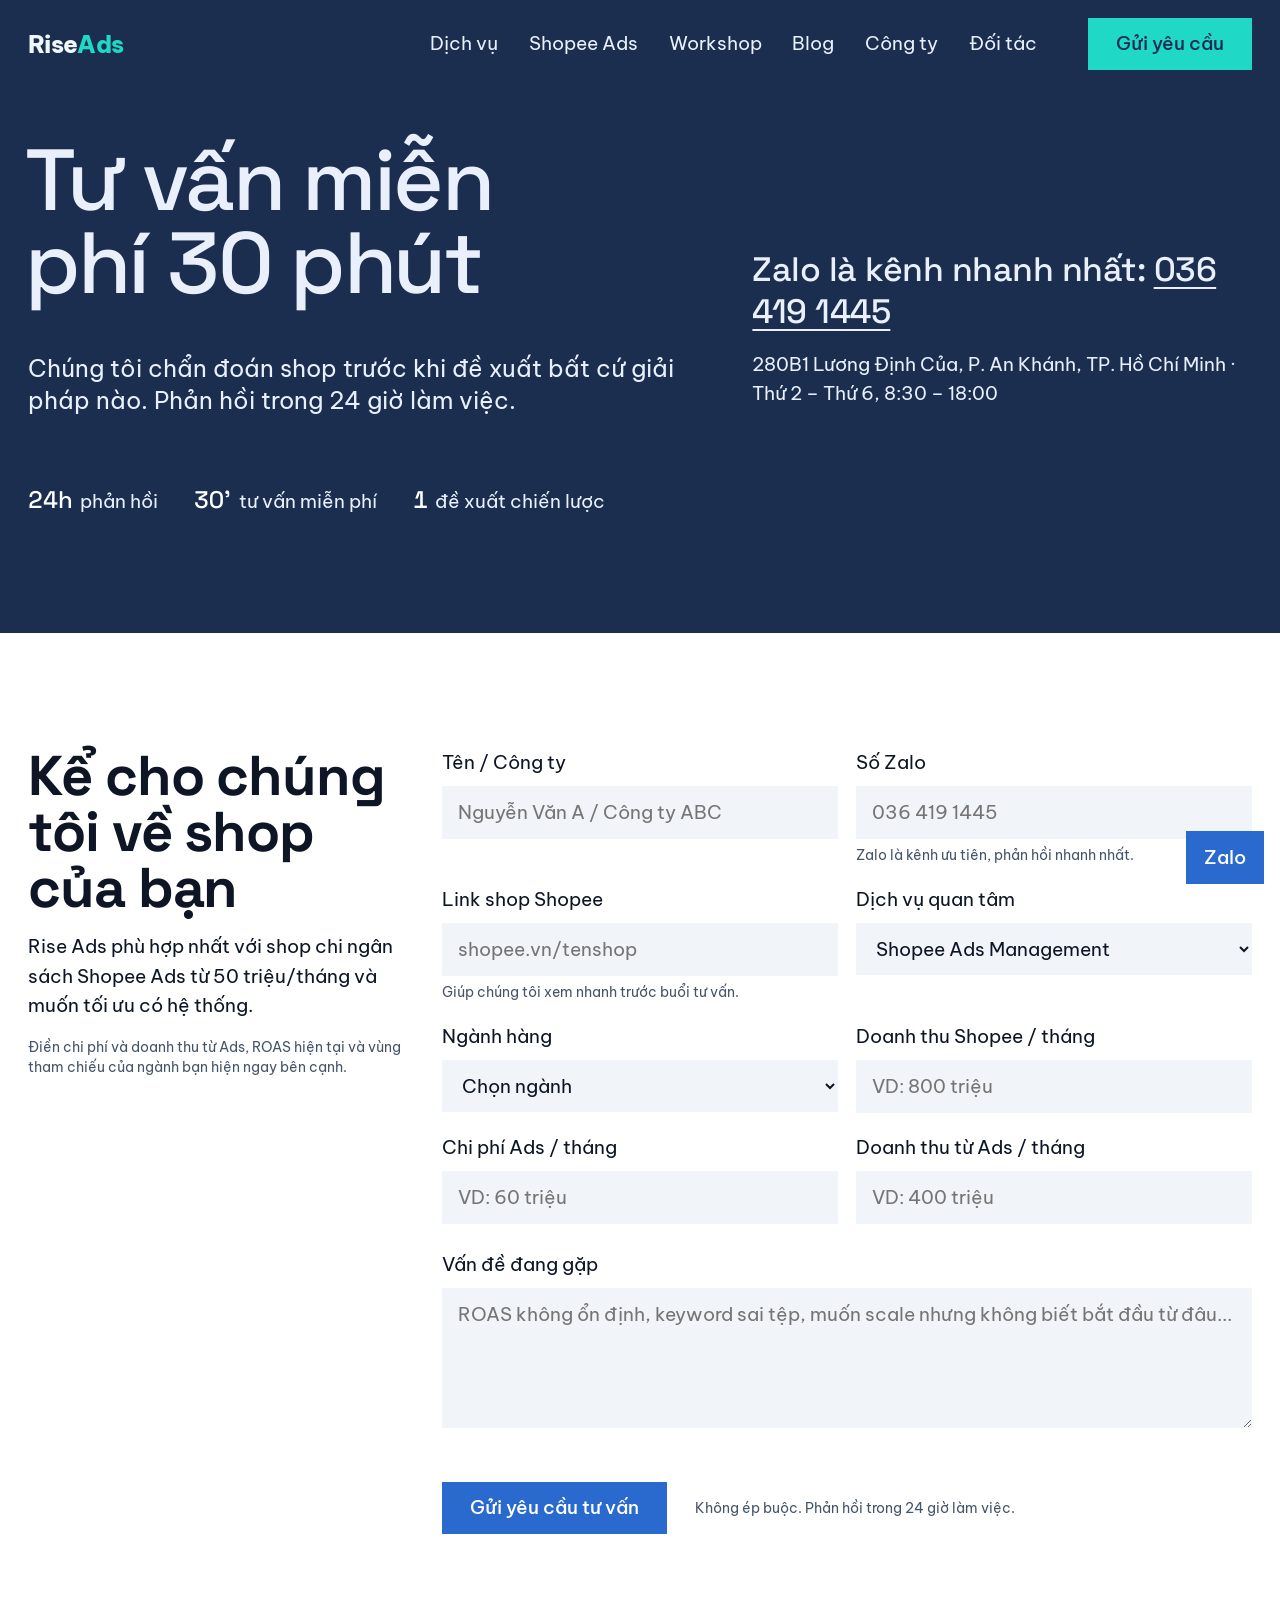
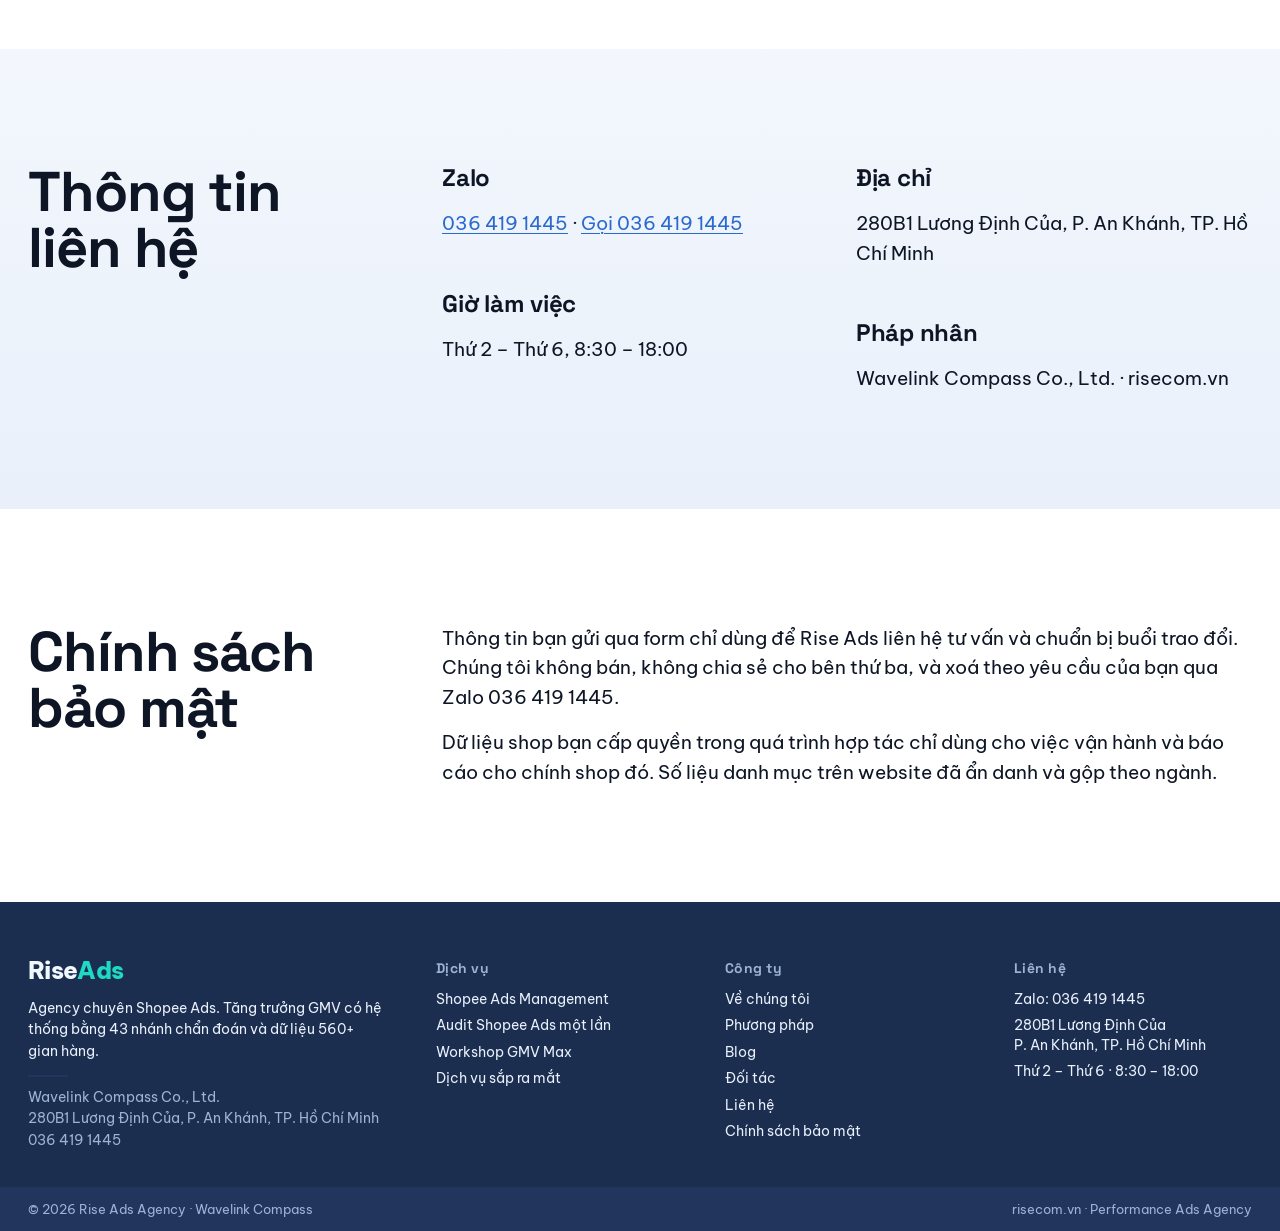
<file: contact.html>
<!doctype html>
<!-- TỰ SINH từ src/contact.html bằng tools/build_site.py. Đừng sửa file này: sửa chữ cố định trong src/, sửa thông tin chung ở risecom.vn/admin (Thông tin website). -->
<html lang="vi">
<head>
<meta charset="utf-8">
<meta name="viewport" content="width=device-width, initial-scale=1">
<title>Liên hệ Rise Ads – Tư vấn Shopee Ads miễn phí 30 phút</title>
<meta name="description" content="Gửi thông tin, người phụ trách liên hệ qua Zalo trong 24 giờ làm việc. Audit nhanh shop trước khi đề xuất.">
<meta name="theme-color" content="#1b2e50">
<meta property="og:title" content="Liên hệ Rise Ads – Tư vấn Shopee Ads miễn phí 30 phút">
<meta property="og:image" content="og/contact.png">
<link rel="icon" href="favicon.svg" type="image/svg+xml">
<link rel="preconnect" href="https://fonts.googleapis.com">
<link rel="preconnect" href="https://fonts.gstatic.com" crossorigin>
<link href="https://fonts.googleapis.com/css2?family=Be+Vietnam+Pro:wght@400;500;600;800&family=Space+Grotesk:wght@500;700&display=swap" rel="stylesheet">
<link rel="stylesheet" href="styles.css?v=20261104k">
</head>
<body>

<div class="topbar field-navy">
  <header class="nav wrap">
    <a class="mark" href="index.html" aria-label="RiseAds, trang chủ">Rise<b>Ads</b></a>
    <nav class="nav-links" aria-label="Chính">
      <a href="services.html">Dịch vụ</a>
      <a href="shopee-ads.html">Shopee Ads</a>
      <a href="workshop.html">Workshop</a>
      <a href="blog.html">Blog</a>
      <a href="company.html">Công ty</a>
      <a href="clients.html">Đối tác</a>
    </nav>
    <div class="nav-act">
      <a class="btn" href="#form">Gửi yêu cầu</a>
      <button class="menu-btn" type="button" aria-expanded="false" aria-controls="sheet">Menu</button>
    </div>
  </header>
</div>
<div class="field-navy">

  <section class="hero" aria-labelledby="h1">
    <div class="wrap grid">
      <div class="hero-text">
        <h1 id="h1">Tư vấn miễn phí 30 phút</h1>
        <p class="lead">Chúng tôi chẩn đoán shop trước khi đề xuất bất cứ giải pháp nào. Phản hồi trong 24 giờ làm việc.</p>
        <p class="facts"><span><b>24h</b>phản hồi</span><span><b>30’</b>tư vấn miễn phí</span><span><b>1</b>đề xuất chiến lược</span></p>
      </div>
      <div class="hero-media">
        <p class="statement">Zalo là kênh nhanh nhất: <a href="https://zalo.me/0364191445">036 419 1445</a></p>
        <p class="mt-s">280B1 Lương Định Của, P. An Khánh, TP. Hồ Chí Minh · Thứ 2 – Thứ 6, 8:30 – 18:00</p>
      </div>
    </div>
  </section>
</div>

<!-- Form -->
<section id="form" aria-labelledby="h-form">
  <div class="wrap grid">
    <div class="c-lead reveal">
      <h2 id="h-form">Kể cho chúng tôi về shop của bạn</h2>
      <p class="mt-s">Rise Ads phù hợp nhất với shop chi ngân sách Shopee Ads từ 50 triệu/tháng và muốn tối ưu có hệ thống.</p>
      <p class="small mt-s">Điền chi phí và doanh thu từ Ads, ROAS hiện tại và vùng tham chiếu của ngành bạn hiện ngay bên cạnh.</p>
    </div>
    <form class="form c-body reveal" data-form novalidate>
      <div><label for="c-name">Tên / Công ty</label><input id="c-name" name="name" required autocomplete="name" placeholder="Nguyễn Văn A / Công ty ABC"></div>
      <div><label for="c-phone">Số Zalo</label><input id="c-phone" name="phone" type="tel" required inputmode="tel" autocomplete="tel" placeholder="036 419 1445" aria-describedby="c-phone-h"><p id="c-phone-h" class="hint small">Zalo là kênh ưu tiên, phản hồi nhanh nhất.</p></div>
      <div><label for="c-shop">Link shop Shopee</label><input id="c-shop" name="shop_url" type="url" inputmode="url" placeholder="shopee.vn/tenshop" aria-describedby="c-shop-h"><p id="c-shop-h" class="hint small">Giúp chúng tôi xem nhanh trước buổi tư vấn.</p></div>
      <div><label for="c-service">Dịch vụ quan tâm</label><select id="c-service" name="service"><option value="tu-van">Shopee Ads Management</option><option value="bao-gia">Báo giá Shopee Ads Management</option><option value="audit">Audit Shopee Ads (1 lần)</option><option value="khac">Khác</option></select></div>
      <div><label for="c-ind">Ngành hàng</label><select id="c-ind" name="industry"><option value="">Chọn ngành</option></select></div>
      <div><label for="c-revshop">Doanh thu Shopee / tháng</label><input id="c-revshop" name="shop_revenue" inputmode="decimal" placeholder="VD: 800 triệu"></div>
      <div><label for="c-spend">Chi phí Ads / tháng</label><input id="c-spend" name="ads_spend" inputmode="decimal" placeholder="VD: 60 triệu"></div>
      <div><label for="c-rev">Doanh thu từ Ads / tháng</label><input id="c-rev" name="ads_revenue" inputmode="decimal" placeholder="VD: 400 triệu"><p class="roas-out" aria-live="polite"></p></div>
      <div class="f-full"><label for="c-issue">Vấn đề đang gặp</label><textarea id="c-issue" name="issue" placeholder="ROAS không ổn định, keyword sai tệp, muốn scale nhưng không biết bắt đầu từ đâu..."></textarea></div>
      <div class="hp" aria-hidden="true"><label>Website<input name="website_url" tabindex="-1" autocomplete="off"></label></div>
      <p class="err f-full" aria-live="polite"></p>
      <div class="f-act actions"><button class="btn" type="submit">Gửi yêu cầu tư vấn</button><span class="small">Không ép buộc. Phản hồi trong 24 giờ làm việc.</span></div>
      <p class="f-done" hidden></p>
    </form>
  </div>
</section>

<!-- Thông tin -->
<section class="surface" aria-labelledby="h-tt">
  <div class="wrap grid">
    <div class="c-lead reveal"><h2 id="h-tt">Thông tin liên hệ</h2></div>
    <div class="c-body grid-2 reveal">
      <div>
        <h3>Zalo</h3><p class="mt-s"><a href="https://zalo.me/0364191445">036 419 1445</a> · <a href="tel:+84364191445">Gọi 036 419 1445</a></p>
        <h3 class="mt">Giờ làm việc</h3><p class="mt-s">Thứ 2 – Thứ 6, 8:30 – 18:00</p>
      </div>
      <div>
        <h3>Địa chỉ</h3><p class="mt-s">280B1 Lương Định Của, P. An Khánh, TP. Hồ Chí Minh</p>
        <h3 class="mt">Pháp nhân</h3><p class="mt-s">Wavelink Compass Co., Ltd. · risecom.vn</p>
      </div>
      <!-- Ảnh văn phòng thật hoặc bản đồ nhúng đặt ở đây (tuỳ chọn), xem 02 › H3 -->
    </div>
  </div>
</section>

<section id="bao-mat" aria-labelledby="h-bm">
  <div class="wrap grid">
    <div class="c-lead reveal"><h2 id="h-bm">Chính sách bảo mật</h2></div>
    <div class="c-body reveal">
      <p>Thông tin bạn gửi qua form chỉ dùng để Rise Ads liên hệ tư vấn và chuẩn bị buổi trao đổi. Chúng tôi không bán, không chia sẻ cho bên thứ ba, và xoá theo yêu cầu của bạn qua Zalo 036 419 1445.</p>
      <p class="mt-s">Dữ liệu shop bạn cấp quyền trong quá trình hợp tác chỉ dùng cho việc vận hành và báo cáo cho chính shop đó. Số liệu danh mục trên website đã ẩn danh và gộp theo ngành.</p>
    </div>
  </div>
</section>

<footer class="field-navy foot">
  <div class="wrap">
    <div class="foot-grid">
      <div class="foot-brand">
        <a class="mark" href="index.html">Rise<b>Ads</b></a>
        <p class="mt-s">Agency chuyên Shopee Ads. Tăng trưởng GMV có hệ thống bằng 43 nhánh chẩn đoán và dữ liệu 560+ gian hàng.</p>
        <p class="foot-legal">Wavelink Compass Co., Ltd.<br>280B1 Lương Định Của, P. An Khánh, TP. Hồ Chí Minh<br>036 419 1445</p>
      </div>
      <nav class="foot-col" aria-label="Dịch vụ">
        <h4>Dịch vụ</h4>
        <a href="shopee-ads.html">Shopee Ads Management</a>
        <a href="services.html#h-audit">Audit Shopee Ads một lần</a>
        <a href="workshop.html">Workshop GMV Max</a>
        <a href="services.html#sap-ra-mat">Dịch vụ sắp ra mắt</a>
      </nav>
      <nav class="foot-col" aria-label="Công ty">
        <h4>Công ty</h4>
        <a href="company.html">Về chúng tôi</a>
        <a href="shopee-ads.html#quy-trinh">Phương pháp</a>
        <a href="blog.html">Blog</a>
        <a href="clients.html">Đối tác</a>
        <a href="contact.html">Liên hệ</a>
        <a href="contact.html#bao-mat">Chính sách bảo mật</a>
      </nav>
      <div class="foot-col">
        <h4>Liên hệ</h4>
        <a href="https://zalo.me/0364191445">Zalo: 036 419 1445</a>
        <p>280B1 Lương Định Của<br>P. An Khánh, TP. Hồ Chí Minh</p>
        <p>Thứ 2 – Thứ 6 · 8:30 – 18:00</p>
      </div>
    </div>
    <div class="foot-end">
      <span>© 2026 Rise Ads Agency · Wavelink Compass</span>
      <span>risecom.vn · Performance Ads Agency</span>
    </div>
  </div>
</footer>
<div id="sheet" class="sheet" hidden tabindex="-1">
  <div class="sheet-top"><a class="mark" href="index.html">Rise<b>Ads</b></a><button class="link sheet-close" type="button">Đóng</button></div>
  <nav aria-label="Menu điện thoại"><a href="services.html">Dịch vụ</a><a href="shopee-ads.html">Shopee Ads</a><a href="workshop.html">Workshop</a><a href="blog.html">Blog</a><a href="company.html">Công ty</a><a href="clients.html">Đối tác</a><a href="contact.html">Liên hệ</a></nav>
  <p class="sheet-foot"><a href="https://zalo.me/0364191445">Zalo 036 419 1445</a></p>
</div>

<a class="zalo-fab" href="https://zalo.me/0364191445">Zalo</a>
<script src="app.js?v=20261104k" defer></script>
</body>
</html>
</file>
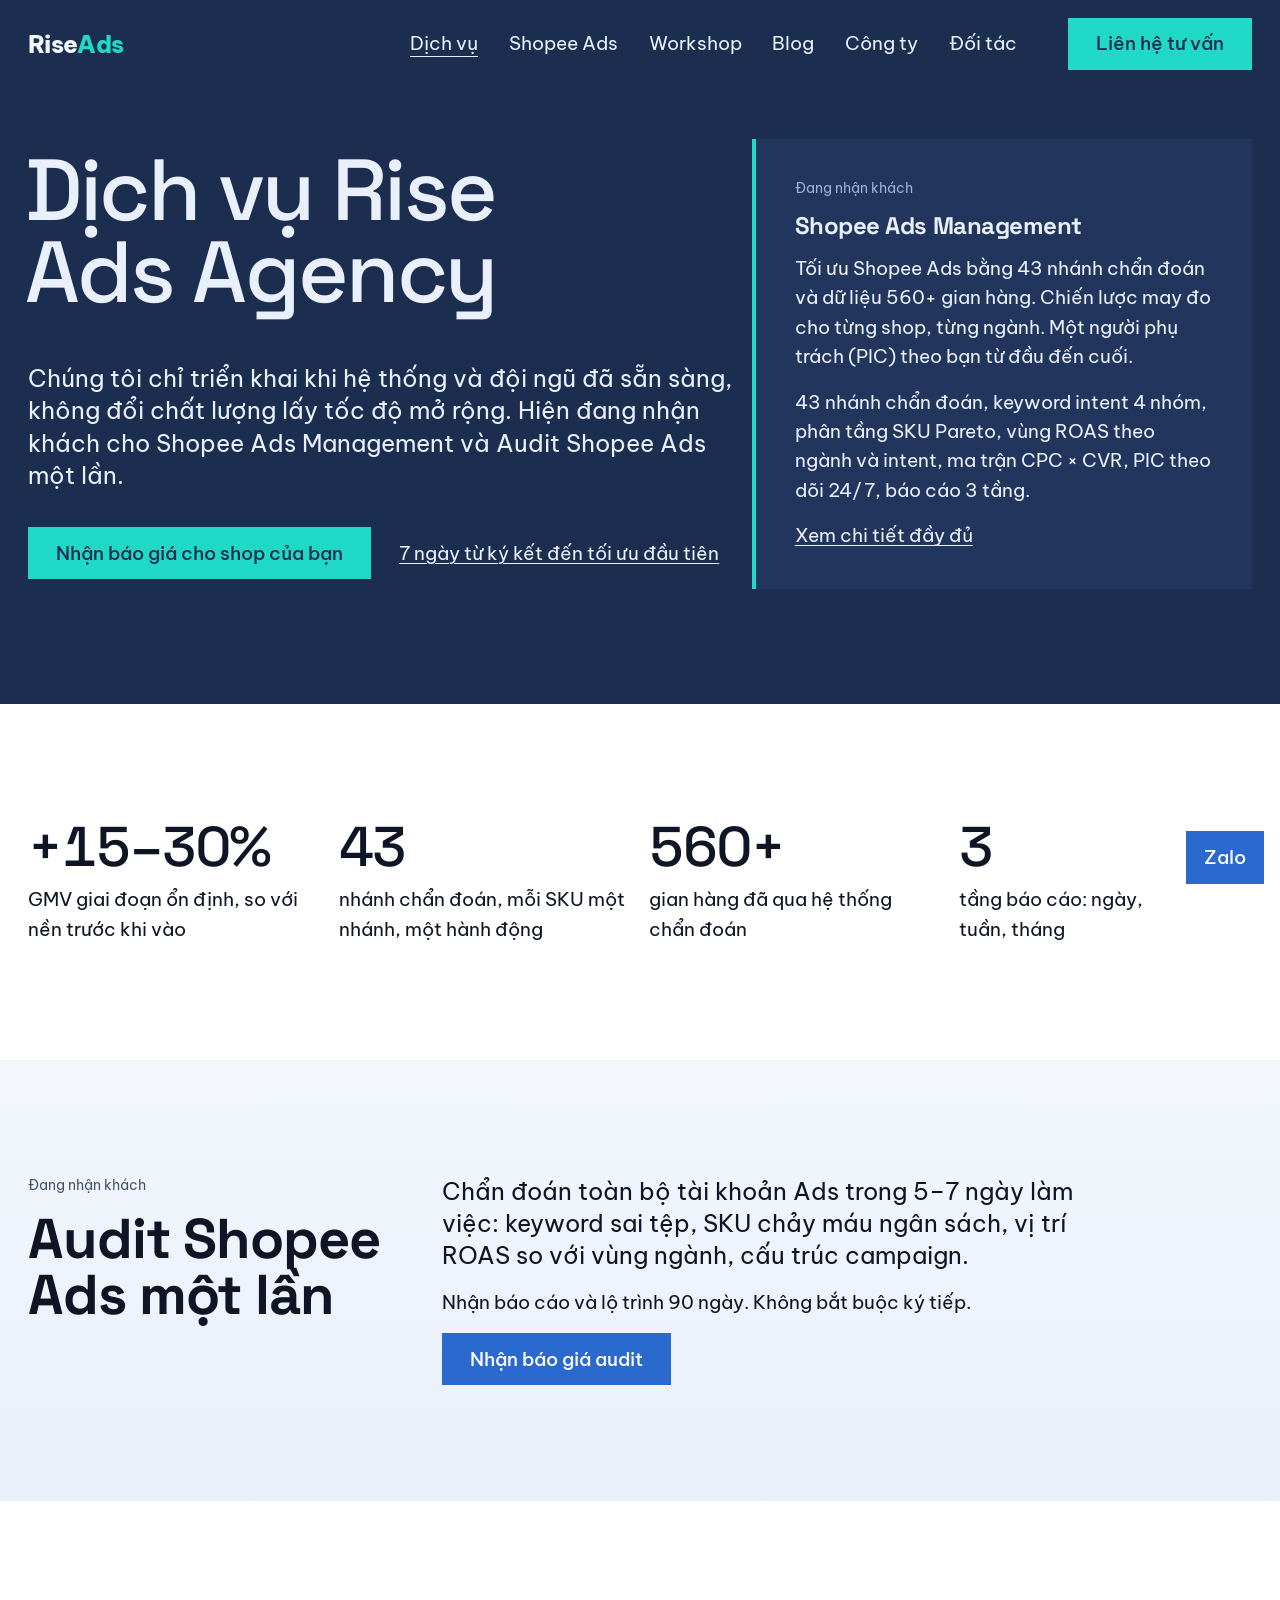
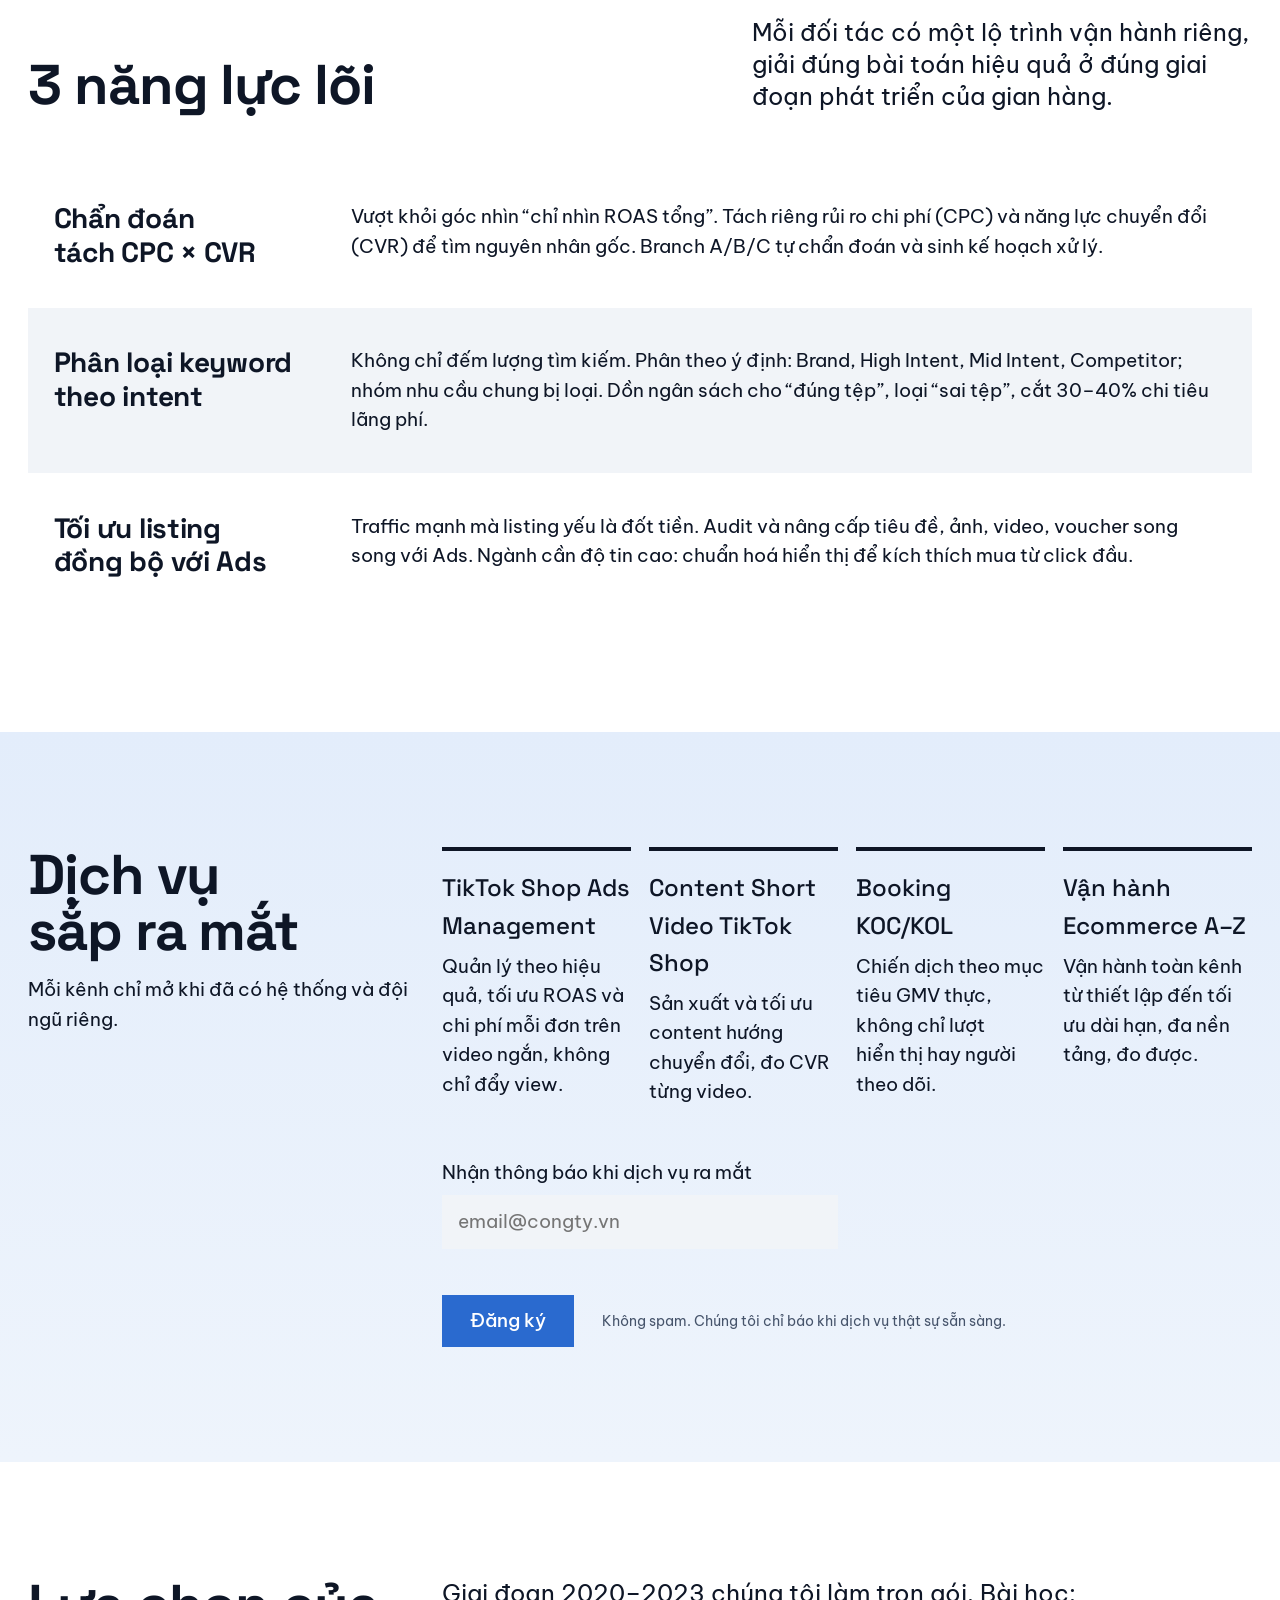
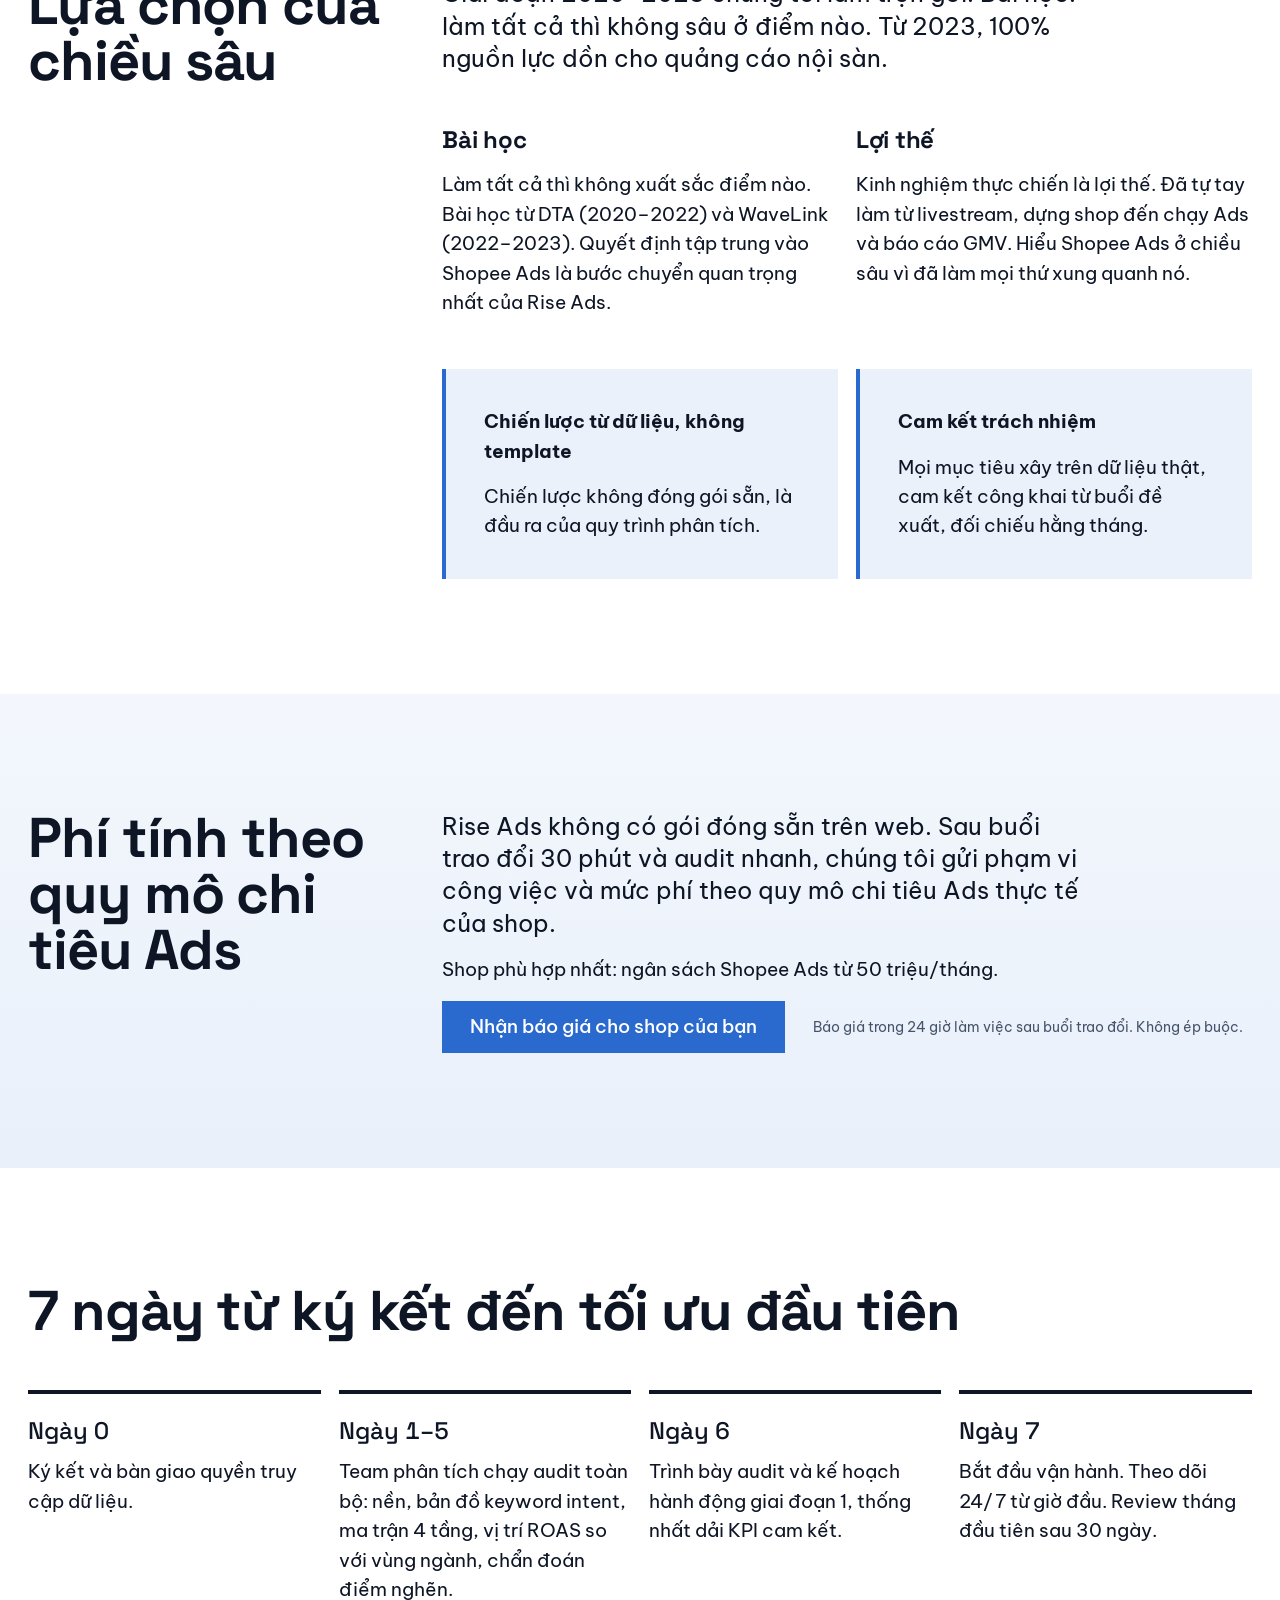
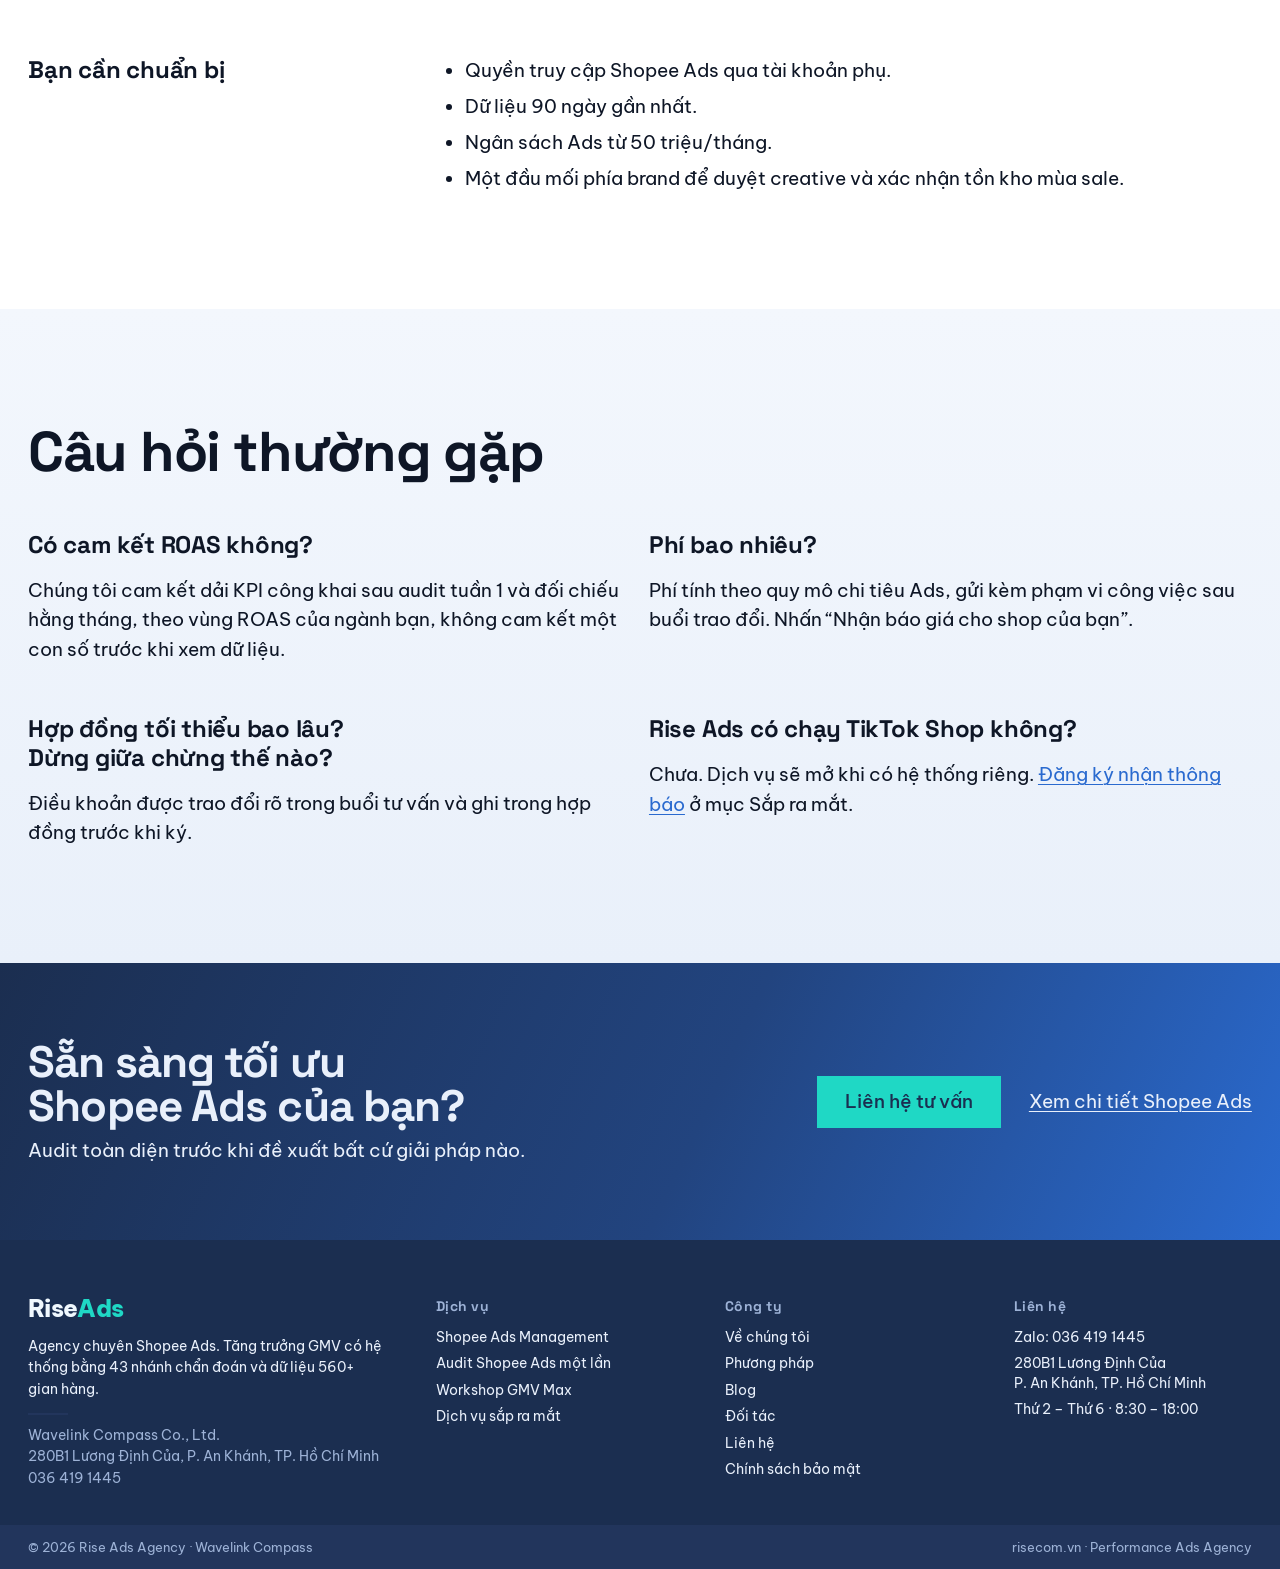
<file: services.html>
<!doctype html>
<!-- TỰ SINH từ src/services.html bằng tools/build_site.py. Đừng sửa file này: sửa chữ cố định trong src/, sửa thông tin chung ở risecom.vn/admin (Thông tin website). -->
<html lang="vi">
<head>
<meta charset="utf-8">
<meta name="viewport" content="width=device-width, initial-scale=1">
<title>Dịch vụ Rise Ads – Shopee Ads Management, 3 năng lực lõi, onboarding 7 ngày</title>
<meta name="description" content="Shopee Ads Management đang nhận khách. Chẩn đoán CPC × CVR, phân loại keyword theo ý định mua, tối ưu listing đồng bộ Ads. Từ ký kết đến lần tối ưu đầu tiên: 7 ngày.">
<meta name="theme-color" content="#1b2e50">
<meta property="og:title" content="Dịch vụ Rise Ads – Shopee Ads Management">
<meta property="og:image" content="og/services.png">
<link rel="icon" href="favicon.svg" type="image/svg+xml">
<link rel="preconnect" href="https://fonts.googleapis.com">
<link rel="preconnect" href="https://fonts.gstatic.com" crossorigin>
<link href="https://fonts.googleapis.com/css2?family=Be+Vietnam+Pro:wght@400;500;600;800&family=Space+Grotesk:wght@500;700&display=swap" rel="stylesheet">
<link rel="stylesheet" href="styles.css?v=20261104k">
</head>
<body>

<div class="topbar field-navy">
  <header class="nav wrap">
    <a class="mark" href="index.html" aria-label="RiseAds, trang chủ">Rise<b>Ads</b></a>
    <nav class="nav-links" aria-label="Chính">
      <a href="services.html" aria-current="page">Dịch vụ</a>
      <a href="shopee-ads.html">Shopee Ads</a>
      <a href="workshop.html">Workshop</a>
      <a href="blog.html">Blog</a>
      <a href="company.html">Công ty</a>
      <a href="clients.html">Đối tác</a>
    </nav>
    <div class="nav-act">
      <button class="btn" type="button" data-modal="tu-van">Liên hệ tư vấn</button>
      <button class="menu-btn" type="button" aria-expanded="false" aria-controls="sheet">Menu</button>
    </div>
  </header>
</div>
<div class="field-navy">

  <section class="hero" aria-labelledby="h1">
    <div class="wrap grid">
      <div class="hero-text">
        <h1 id="h1">Dịch vụ Rise Ads Agency</h1>
        <p class="lead">Chúng tôi chỉ triển khai khi hệ thống và đội ngũ đã sẵn sàng, không đổi chất lượng lấy tốc độ mở rộng. Hiện đang nhận khách cho Shopee Ads Management và Audit Shopee Ads một lần.</p>
        <div class="actions">
          <button class="btn" type="button" data-modal="bao-gia">Nhận báo giá cho shop của bạn</button>
          <a class="link" href="#bat-dau">7 ngày từ ký kết đến tối ưu đầu tiên</a>
        </div>
      </div>
      <div class="hero-media">
        <div class="panel">
          <p class="small">Đang nhận khách</p>
          <h2 class="mt-s" style="font-size:var(--step-lead)">Shopee Ads Management</h2>
          <p class="mt-s">Tối ưu Shopee Ads bằng 43 nhánh chẩn đoán và dữ liệu 560+ gian hàng. Chiến lược may đo cho từng shop, từng ngành. Một người phụ trách (PIC) theo bạn từ đầu đến cuối.</p>
          <p class="mt-s">43 nhánh chẩn đoán, keyword intent 4 nhóm, phân tầng SKU Pareto, vùng ROAS theo ngành và intent, ma trận CPC × CVR, PIC theo dõi 24/7, báo cáo 3 tầng.</p>
          <p class="mt-s"><a href="shopee-ads.html">Xem chi tiết đầy đủ</a></p>
        </div>
      </div>
    </div>
  </section>
</div>

<!-- Số -->
<section aria-label="Bốn con số của dịch vụ chính">
  <div class="wrap numbers reveal">
    <div><span class="num">+15–30%</span><p>GMV giai đoạn ổn định, so với nền trước khi vào</p></div>
    <div><span class="num">43</span><p>nhánh chẩn đoán, mỗi SKU một nhánh, một hành động</p></div>
    <div><span class="num">560+</span><p>gian hàng đã qua hệ thống chẩn đoán</p></div>
    <div><span class="num">3</span><p>tầng báo cáo: ngày, tuần, tháng</p></div>
  </div>
</section>

<!-- Audit một lần -->
<section class="surface" aria-labelledby="h-audit">
  <div class="wrap grid">
    <div class="c-lead reveal">
      <p class="small">Đang nhận khách</p>
      <h2 id="h-audit" class="mt-s">Audit Shopee Ads một lần</h2>
    </div>
    <div class="c-body reveal">
      <p class="lead">Chẩn đoán toàn bộ tài khoản Ads trong 5–7 ngày làm việc: keyword sai tệp, SKU chảy máu ngân sách, vị trí ROAS so với vùng ngành, cấu trúc campaign.</p>
      <p class="mt-s">Nhận báo cáo và lộ trình 90 ngày. Không bắt buộc ký tiếp.</p>
      <div class="actions mt-s"><button class="btn" type="button" data-modal="audit">Nhận báo giá audit</button></div>
    </div>
  </div>
</section>

<!-- Ba năng lực lõi -->
<section aria-labelledby="h-nl">
  <div class="wrap">
    <div class="sec-head reveal">
      <h2 id="h-nl">3 năng lực lõi</h2>
      <p class="lead">Mỗi đối tác có một lộ trình vận hành riêng, giải đúng bài toán hiệu quả ở đúng giai đoạn phát triển của gian hàng.</p>
    </div>
    <ol class="rows">
      <li class="reveal"><h3>Chẩn đoán tách CPC × CVR</h3><p class="r-body--wide">Vượt khỏi góc nhìn “chỉ nhìn ROAS tổng”. Tách riêng rủi ro chi phí (CPC) và năng lực chuyển đổi (CVR) để tìm nguyên nhân gốc. Branch A/B/C tự chẩn đoán và sinh kế hoạch xử lý.</p></li>
      <li class="reveal"><h3>Phân loại keyword theo intent</h3><p class="r-body--wide">Không chỉ đếm lượng tìm kiếm. Phân theo ý định: Brand, High Intent, Mid Intent, Competitor; nhóm nhu cầu chung bị loại. Dồn ngân sách cho “đúng tệp”, loại “sai tệp”, cắt 30–40% chi tiêu lãng phí.</p></li>
      <li class="reveal"><h3>Tối ưu listing đồng bộ với Ads</h3><p class="r-body--wide">Traffic mạnh mà listing yếu là đốt tiền. Audit và nâng cấp tiêu đề, ảnh, video, voucher song song với Ads. Ngành cần độ tin cao: chuẩn hoá hiển thị để kích thích mua từ click đầu.</p></li>
    </ol>
  </div>
</section>

<!-- Sắp ra mắt -->
<section id="sap-ra-mat" class="field-sky" aria-labelledby="h-srm">
  <div class="wrap grid">
    <div class="c-lead reveal">
      <h2 id="h-srm">Dịch vụ sắp ra mắt</h2>
      <p class="mt-s">Mỗi kênh chỉ mở khi đã có hệ thống và đội ngũ riêng.</p>
    </div>
    <div class="c-body reveal">
      <!-- Giữ 4 hay 2 mục theo Q1 -->
      <ul class="tl">
        <li><span class="tl-k">TikTok Shop Ads Management</span><p>Quản lý theo hiệu quả, tối ưu ROAS và chi phí mỗi đơn trên video ngắn, không chỉ đẩy view.</p></li>
        <li><span class="tl-k">Content Short Video TikTok Shop</span><p>Sản xuất và tối ưu content hướng chuyển đổi, đo CVR từng video.</p></li>
        <li><span class="tl-k">Booking KOC/KOL</span><p>Chiến dịch theo mục tiêu GMV thực, không chỉ lượt hiển thị hay người theo dõi.</p></li>
        <li><span class="tl-k">Vận hành Ecommerce A–Z</span><p>Vận hành toàn kênh từ thiết lập đến tối ưu dài hạn, đa nền tảng, đo được.</p></li>
      </ul>
      <form class="form mt" data-form data-done="Đã đăng ký. Chúng tôi chỉ báo khi dịch vụ thật sự sẵn sàng." novalidate aria-label="Nhận thông báo khi dịch vụ ra mắt">
        <div><label for="n-email">Nhận thông báo khi dịch vụ ra mắt</label><input id="n-email" name="email" type="email" required autocomplete="email" placeholder="email@congty.vn"></div>
        <div class="hp" aria-hidden="true"><label>Website<input name="website_url" tabindex="-1" autocomplete="off"></label></div>
        <input type="hidden" name="service" value="thong-bao-ra-mat">
        <p class="err f-full" aria-live="polite"></p>
        <div class="f-act actions"><button class="btn" type="submit">Đăng ký</button><span class="small">Không spam. Chúng tôi chỉ báo khi dịch vụ thật sự sẵn sàng.</span></div>
        <p class="f-done" hidden></p>
      </form>
    </div>
  </div>
</section>

<!-- Vì sao không làm tất cả -->
<section aria-labelledby="h-vs">
  <div class="wrap grid">
    <div class="c-lead reveal"><h2 id="h-vs">Lựa chọn của chiều sâu</h2></div>
    <div class="c-body stack reveal">
      <p class="lead">Giai đoạn 2020–2023 chúng tôi làm trọn gói. Bài học: làm tất cả thì không sâu ở điểm nào. Từ 2023, 100% nguồn lực dồn cho quảng cáo nội sàn.</p>
      <div class="grid-2">
        <div><h3>Bài học</h3><p class="mt-s">Làm tất cả thì không xuất sắc điểm nào. Bài học từ DTA (2020–2022) và WaveLink (2022–2023). Quyết định tập trung vào Shopee Ads là bước chuyển quan trọng nhất của Rise Ads.</p></div>
        <div><h3>Lợi thế</h3><p class="mt-s">Kinh nghiệm thực chiến là lợi thế. Đã tự tay làm từ livestream, dựng shop đến chạy Ads và báo cáo GMV. Hiểu Shopee Ads ở chiều sâu vì đã làm mọi thứ xung quanh nó.</p></div>
      </div>
      <div class="grid-2">
        <div class="panel"><b>Chiến lược từ dữ liệu, không template</b><p class="mt-s">Chiến lược không đóng gói sẵn, là đầu ra của quy trình phân tích.</p></div>
        <div class="panel"><b>Cam kết trách nhiệm</b><p class="mt-s">Mọi mục tiêu xây trên dữ liệu thật, cam kết công khai từ buổi đề xuất, đối chiếu hằng tháng.</p></div>
      </div>
    </div>
  </div>
</section>

<!-- Phí -->
<section id="phi" class="surface" aria-labelledby="h-phi">
  <div class="wrap grid">
    <div class="c-lead reveal"><h2 id="h-phi">Phí tính theo quy mô chi tiêu Ads</h2></div>
    <div class="c-body reveal">
      <p class="lead">Rise Ads không có gói đóng sẵn trên web. Sau buổi trao đổi 30 phút và audit nhanh, chúng tôi gửi phạm vi công việc và mức phí theo quy mô chi tiêu Ads thực tế của shop.</p>
      <p class="mt-s">Shop phù hợp nhất: ngân sách Shopee Ads từ 50 triệu/tháng.</p>
      <div class="actions mt-s"><button class="btn" type="button" data-modal="bao-gia">Nhận báo giá cho shop của bạn</button><span class="small">Báo giá trong 24 giờ làm việc sau buổi trao đổi. Không ép buộc.</span></div>
    </div>
  </div>
</section>

<!-- 7 ngày -->
<section id="bat-dau" aria-labelledby="h-7d">
  <div class="wrap">
    <h2 id="h-7d" class="reveal">7 ngày từ ký kết đến tối ưu đầu tiên</h2>
    <ol class="tl reveal" aria-label="Lộ trình 7 ngày">
      <li><span class="tl-k">Ngày 0</span><p>Ký kết và bàn giao quyền truy cập dữ liệu.</p></li>
      <li><span class="tl-k">Ngày 1–5</span><p>Team phân tích chạy audit toàn bộ: nền, bản đồ keyword intent, ma trận 4 tầng, vị trí ROAS so với vùng ngành, chẩn đoán điểm nghẽn.</p></li>
      <li><span class="tl-k">Ngày 6</span><p>Trình bày audit và kế hoạch hành động giai đoạn 1, thống nhất dải KPI cam kết.</p></li>
      <li><span class="tl-k">Ngày 7</span><p>Bắt đầu vận hành. Theo dõi 24/7 từ giờ đầu. Review tháng đầu tiên sau 30 ngày.</p></li>
    </ol>
    <div class="grid mt">
      <div class="c-lead reveal"><h3>Bạn cần chuẩn bị</h3></div>
      <ul class="c-body reveal">
        <li>Quyền truy cập Shopee Ads qua tài khoản phụ.</li>
        <li>Dữ liệu 90 ngày gần nhất.</li>
        <li>Ngân sách Ads từ 50 triệu/tháng.</li>
        <li>Một đầu mối phía brand để duyệt creative và xác nhận tồn kho mùa sale.</li>
      </ul>
    </div>
  </div>
</section>

<!-- FAQ -->
<section class="surface" aria-labelledby="h-faq">
  <div class="wrap">
    <h2 id="h-faq" class="reveal">Câu hỏi thường gặp</h2>
    <div class="grid-2 reveal">
      <div><h3>Có cam kết ROAS không?</h3><p class="mt-s">Chúng tôi cam kết dải KPI công khai sau audit tuần 1 và đối chiếu hằng tháng, theo vùng ROAS của ngành bạn, không cam kết một con số trước khi xem dữ liệu.</p></div>
      <div><h3>Phí bao nhiêu?</h3><p class="mt-s">Phí tính theo quy mô chi tiêu Ads, gửi kèm phạm vi công việc sau buổi trao đổi. Nhấn “Nhận báo giá cho shop của bạn”.</p></div>
      <div><h3>Hợp đồng tối thiểu bao lâu? Dừng giữa chừng thế nào?</h3><p class="mt-s">Điều khoản được trao đổi rõ trong buổi tư vấn và ghi trong hợp đồng trước khi ký. <!-- Thay bằng câu trả lời chính thức khi Tuấn chốt Q15 --></p></div>
      <div><h3>Rise Ads có chạy TikTok Shop không?</h3><p class="mt-s">Chưa. Dịch vụ sẽ mở khi có hệ thống riêng. <a href="#sap-ra-mat">Đăng ký nhận thông báo</a> ở mục Sắp ra mắt.</p></div>
    </div>
  </div>
</section>

<!-- CTA -->
<section class="field-navy cta-band" aria-labelledby="h-cta">
  <div class="wrap">
    <div class="cta-text reveal">
      <h2 id="h-cta">Sẵn sàng tối ưu Shopee Ads của bạn?</h2>
      <p class="lead mt-s">Audit toàn diện trước khi đề xuất bất cứ giải pháp nào.</p>
    </div>
    <div class="actions cta-act"><button class="btn" type="button" data-modal="tu-van">Liên hệ tư vấn</button><a class="link" href="shopee-ads.html">Xem chi tiết Shopee Ads</a></div>
  </div>
</section>

<footer class="field-navy foot">
  <div class="wrap">
    <div class="foot-grid">
      <div class="foot-brand">
        <a class="mark" href="index.html">Rise<b>Ads</b></a>
        <p class="mt-s">Agency chuyên Shopee Ads. Tăng trưởng GMV có hệ thống bằng 43 nhánh chẩn đoán và dữ liệu 560+ gian hàng.</p>
        <p class="foot-legal">Wavelink Compass Co., Ltd.<br>280B1 Lương Định Của, P. An Khánh, TP. Hồ Chí Minh<br>036 419 1445</p>
      </div>
      <nav class="foot-col" aria-label="Dịch vụ">
        <h4>Dịch vụ</h4>
        <a href="shopee-ads.html">Shopee Ads Management</a>
        <a href="services.html#h-audit">Audit Shopee Ads một lần</a>
        <a href="workshop.html">Workshop GMV Max</a>
        <a href="services.html#sap-ra-mat">Dịch vụ sắp ra mắt</a>
      </nav>
      <nav class="foot-col" aria-label="Công ty">
        <h4>Công ty</h4>
        <a href="company.html">Về chúng tôi</a>
        <a href="shopee-ads.html#quy-trinh">Phương pháp</a>
        <a href="blog.html">Blog</a>
        <a href="clients.html">Đối tác</a>
        <a href="contact.html">Liên hệ</a>
        <a href="contact.html#bao-mat">Chính sách bảo mật</a>
      </nav>
      <div class="foot-col">
        <h4>Liên hệ</h4>
        <a href="https://zalo.me/0364191445">Zalo: 036 419 1445</a>
        <p>280B1 Lương Định Của<br>P. An Khánh, TP. Hồ Chí Minh</p>
        <p>Thứ 2 – Thứ 6 · 8:30 – 18:00</p>
      </div>
    </div>
    <div class="foot-end">
      <span>© 2026 Rise Ads Agency · Wavelink Compass</span>
      <span>risecom.vn · Performance Ads Agency</span>
    </div>
  </div>
</footer>
<div id="sheet" class="sheet" hidden tabindex="-1">
  <div class="sheet-top"><a class="mark" href="index.html">Rise<b>Ads</b></a><button class="link sheet-close" type="button">Đóng</button></div>
  <nav aria-label="Menu điện thoại"><a href="services.html">Dịch vụ</a><a href="shopee-ads.html">Shopee Ads</a><a href="workshop.html">Workshop</a><a href="blog.html">Blog</a><a href="company.html">Công ty</a><a href="clients.html">Đối tác</a><a href="contact.html">Liên hệ</a></nav>
  <p class="sheet-foot"><a href="https://zalo.me/0364191445">Zalo 036 419 1445</a></p>
</div>

<dialog id="contact-modal" class="modal" aria-labelledby="m-title">
  <div class="m-in">
    <div class="m-top"><div><h2 id="m-title">Tư vấn miễn phí 30 phút</h2><p class="small mt-s">Chúng tôi chẩn đoán shop trước khi đề xuất. Phản hồi trong 24 giờ làm việc.</p></div><button class="link" type="button" data-modal-close>Đóng</button></div>
    <form class="form" data-form novalidate>
      <div><label for="m-name">Tên / Công ty</label><input id="m-name" name="name" required autocomplete="name"></div>
      <div><label for="m-phone">Số Zalo</label><input id="m-phone" name="phone" type="tel" required inputmode="tel" autocomplete="tel" aria-describedby="m-phone-h"><p id="m-phone-h" class="hint small">Zalo là kênh ưu tiên, phản hồi nhanh nhất.</p></div>
      <div><label for="m-service">Dịch vụ quan tâm</label><select id="m-service" name="service"><option value="tu-van">Shopee Ads Management</option><option value="bao-gia">Báo giá Shopee Ads Management</option><option value="audit">Audit Shopee Ads (1 lần)</option><option value="khac">Khác</option></select></div>
      <div><label for="m-ind">Ngành hàng</label><select id="m-ind" name="industry"><option value="">Chọn ngành</option></select></div>
      <div><label for="m-spend">Chi phí Ads / tháng</label><input id="m-spend" name="ads_spend" inputmode="decimal" placeholder="VD: 60 triệu"></div>
      <div><label for="m-rev">Doanh thu từ Ads / tháng</label><input id="m-rev" name="ads_revenue" inputmode="decimal" placeholder="VD: 400 triệu"><p class="roas-out small" aria-live="polite"></p></div>
      <div class="f-full"><label for="m-issue">Vấn đề đang gặp</label><textarea id="m-issue" name="issue" placeholder="ROAS không ổn định, keyword sai tệp, muốn scale nhưng không biết bắt đầu từ đâu..."></textarea></div>
      <div class="hp" aria-hidden="true"><label>Website<input name="website_url" tabindex="-1" autocomplete="off"></label></div>
      <p class="err f-full" aria-live="polite"></p>
      <div class="f-act actions"><button class="btn" type="submit">Gửi yêu cầu tư vấn</button><span class="small">Phản hồi trong 24 giờ làm việc</span></div>
      <p class="f-done" hidden></p>
    </form>
  </div>
</dialog>

<a class="zalo-fab" href="https://zalo.me/0364191445">Zalo</a>
<script src="app.js?v=20261104k" defer></script>
</body>
</html>
</file>
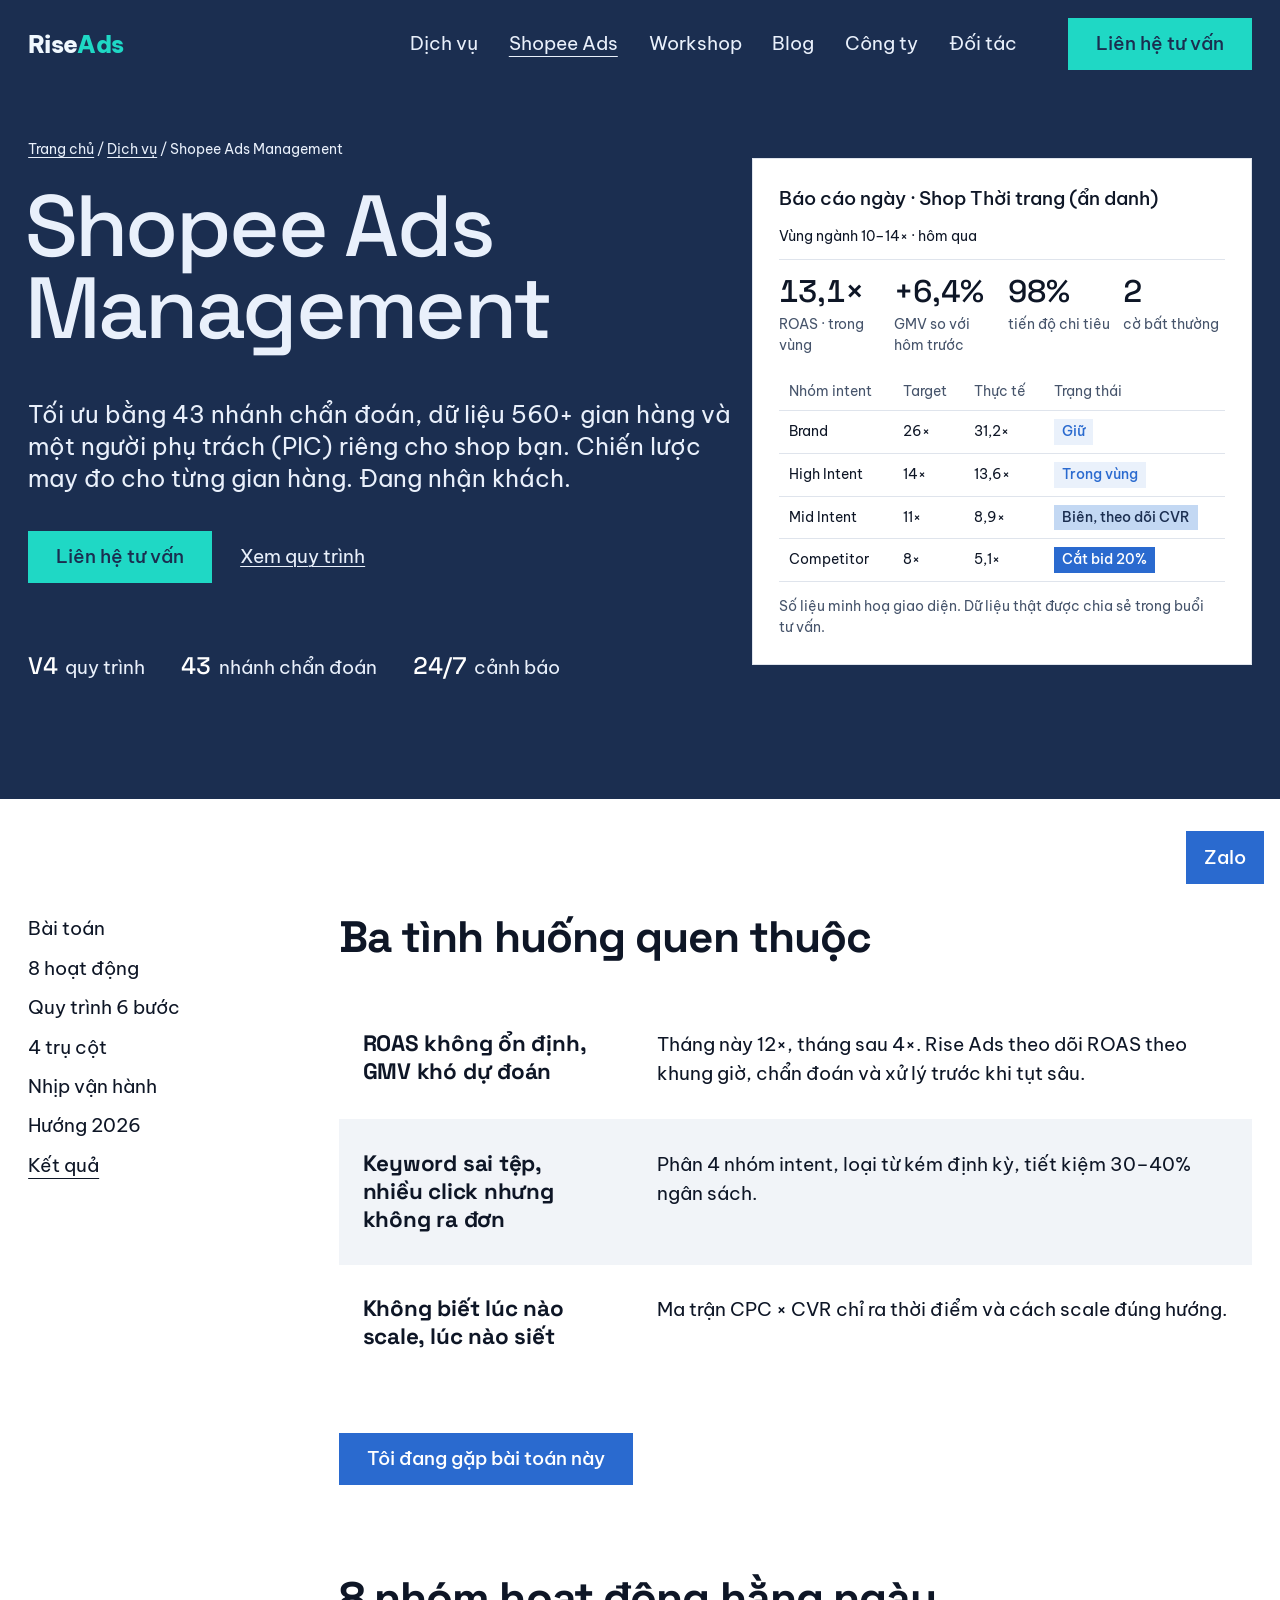
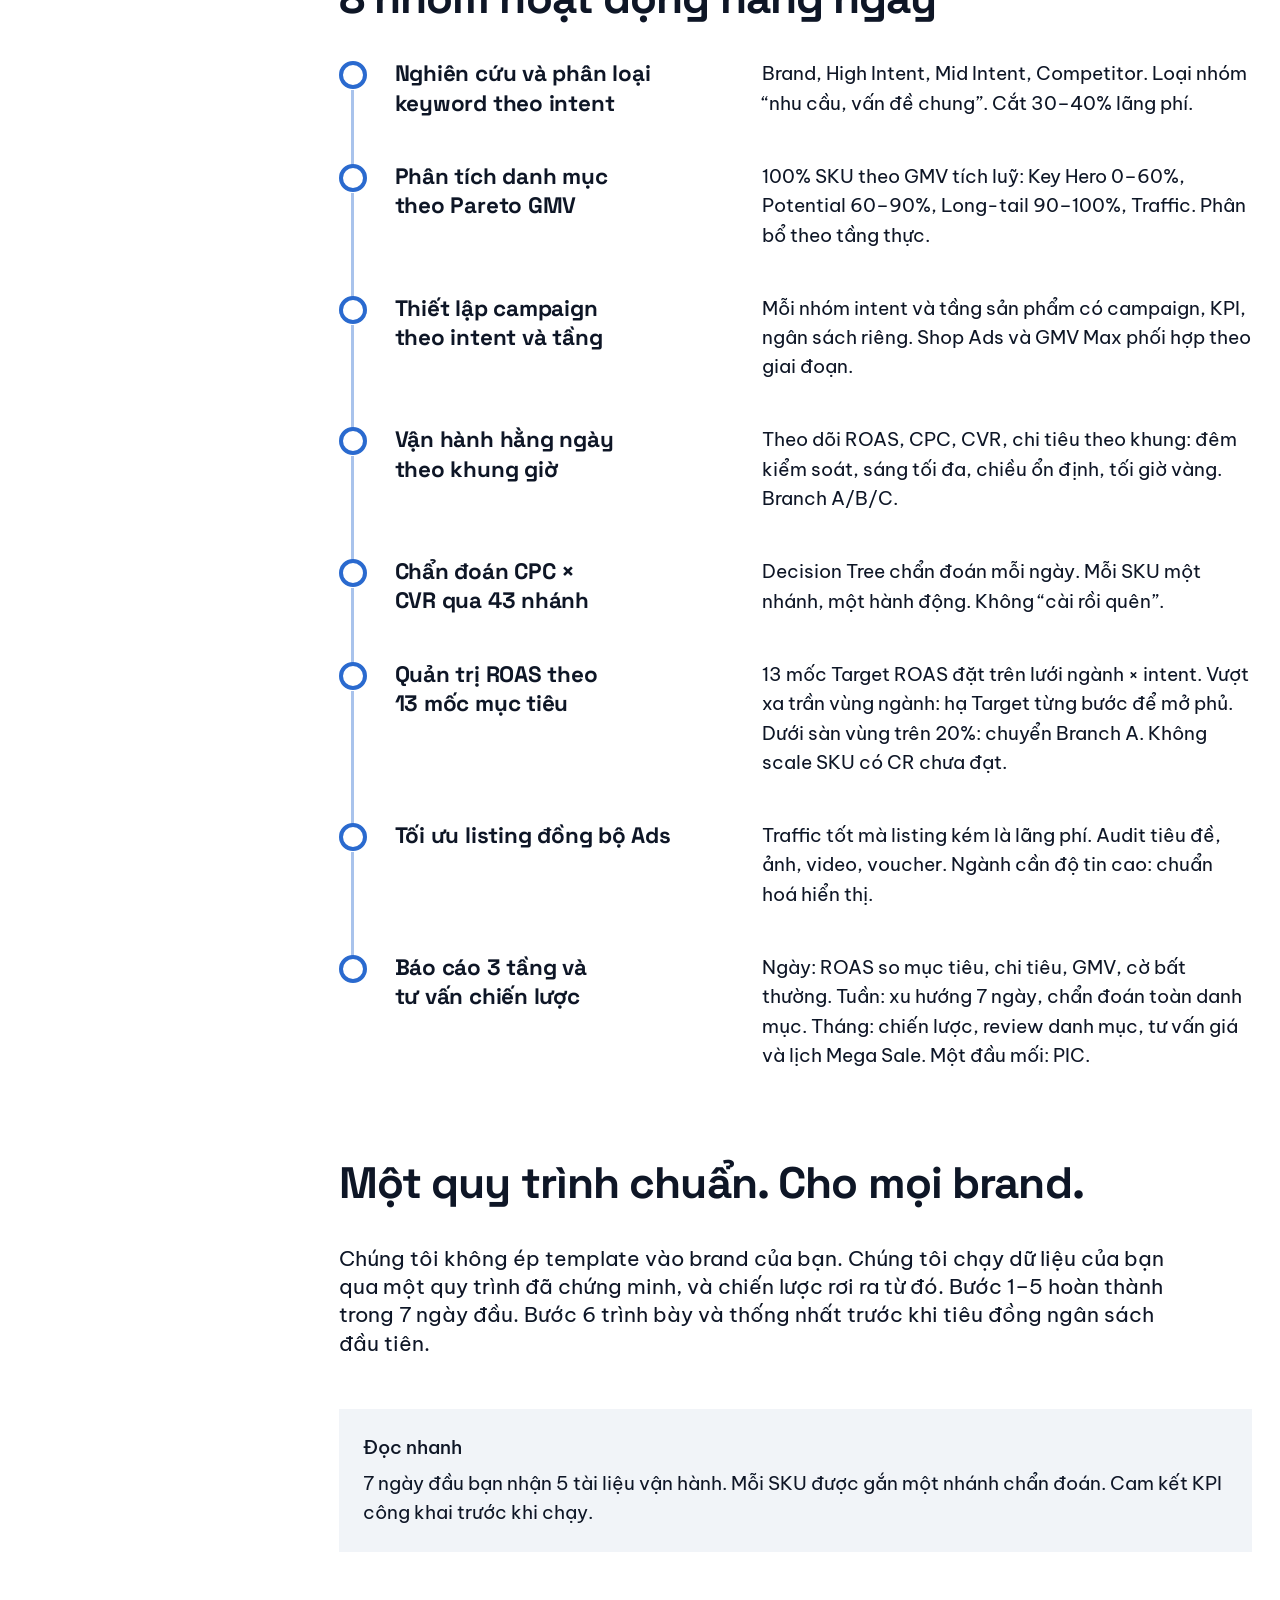
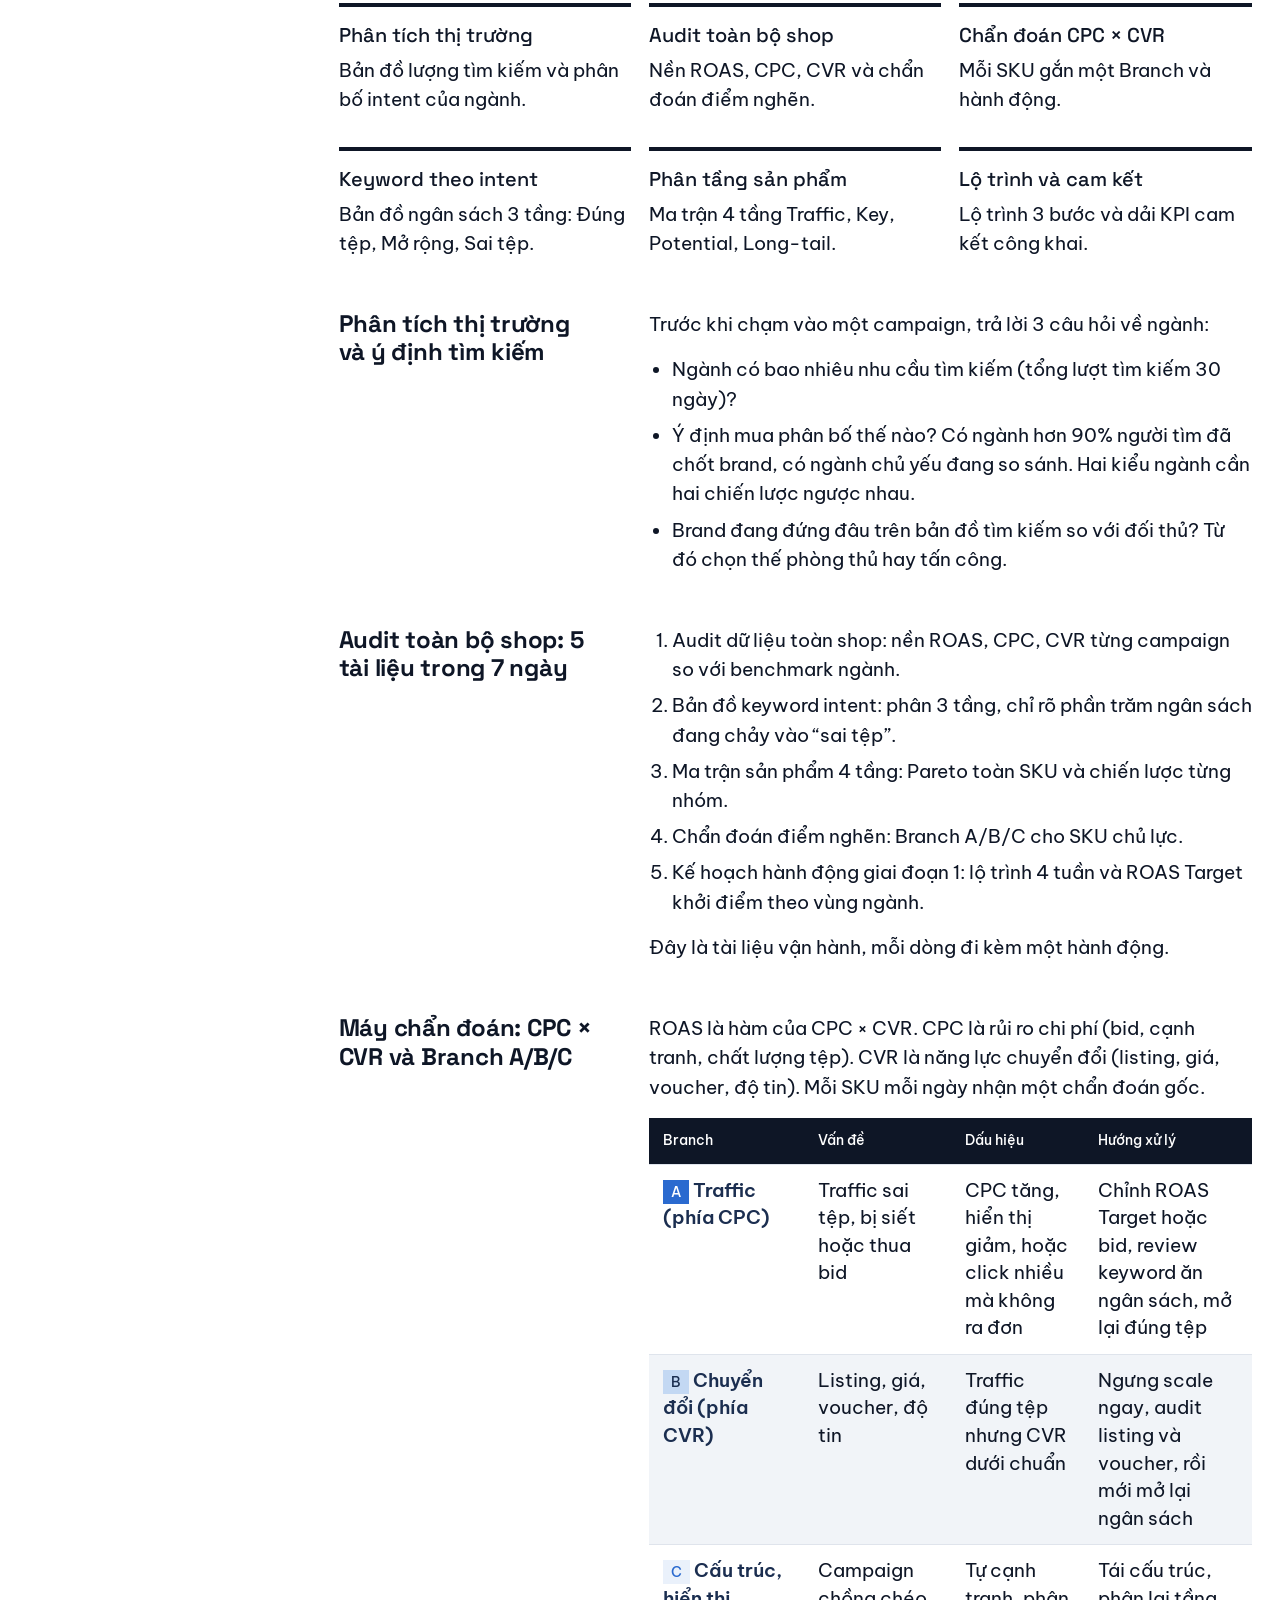
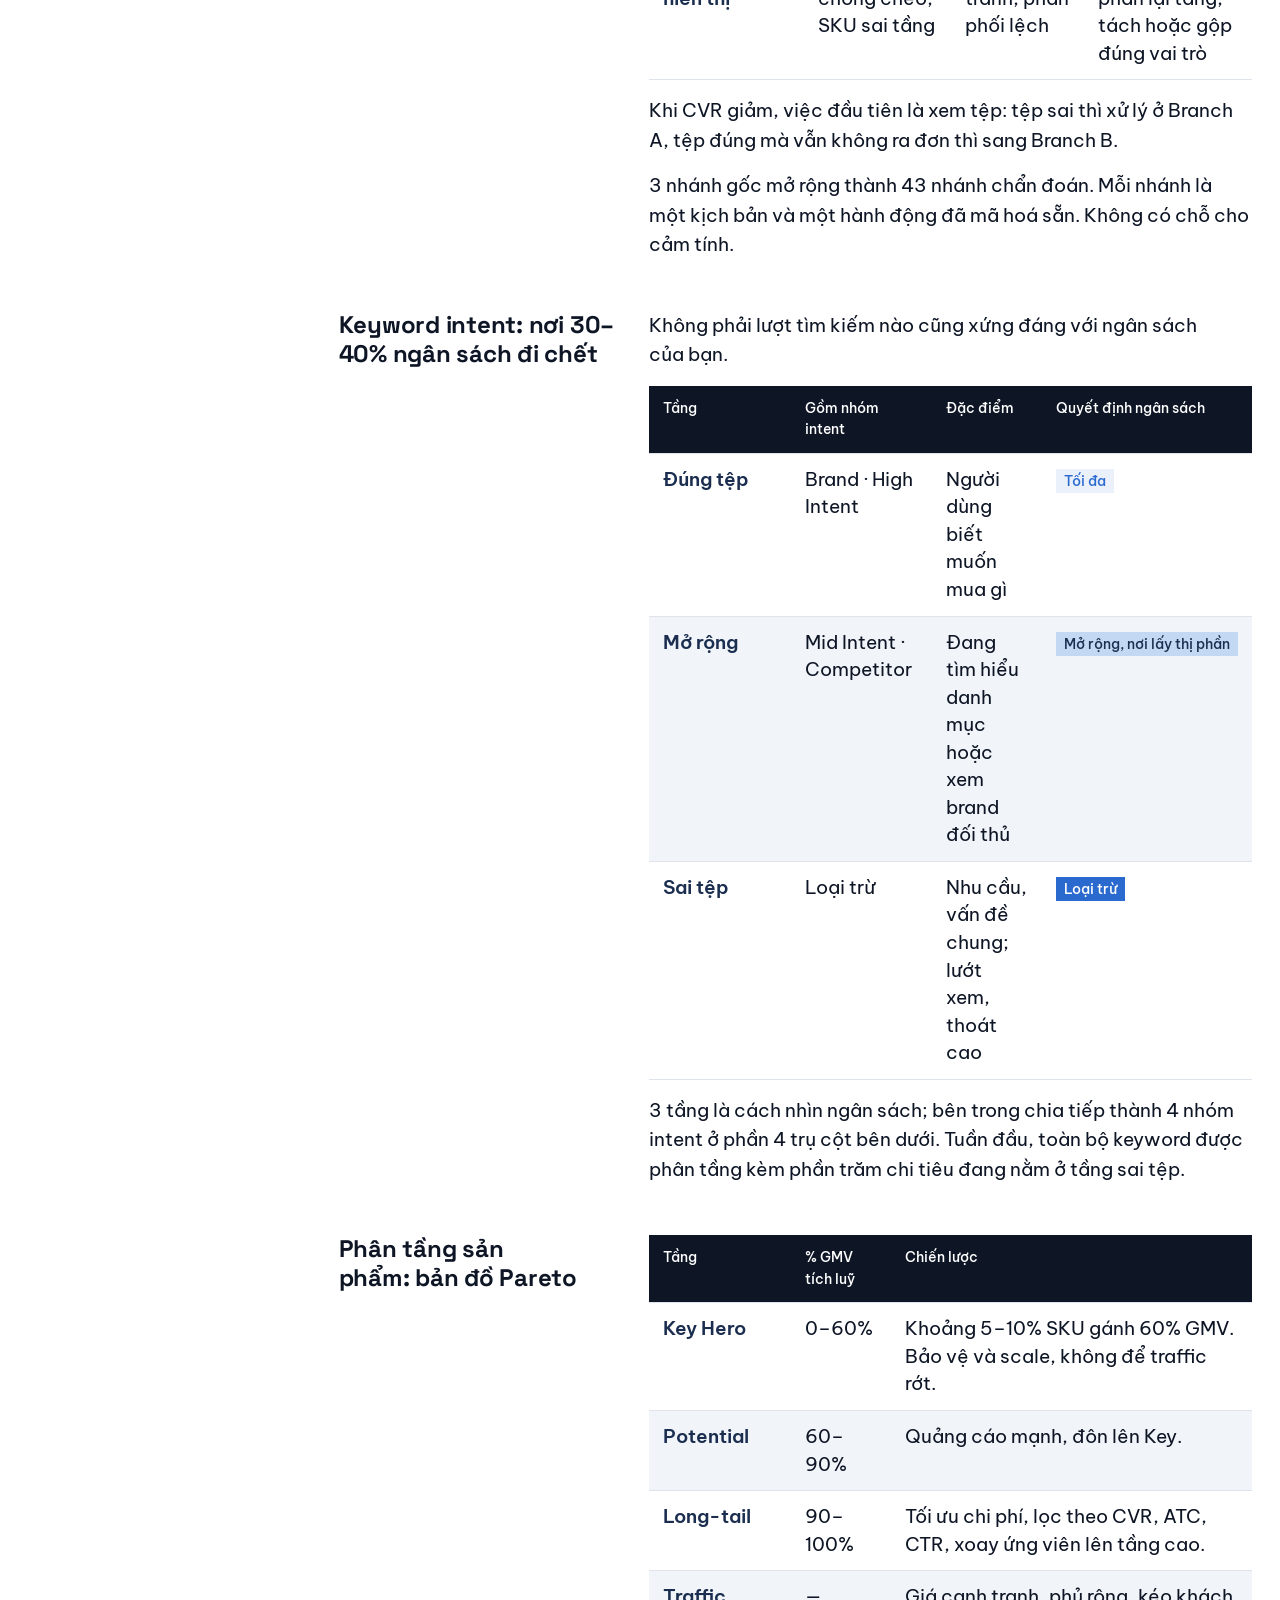
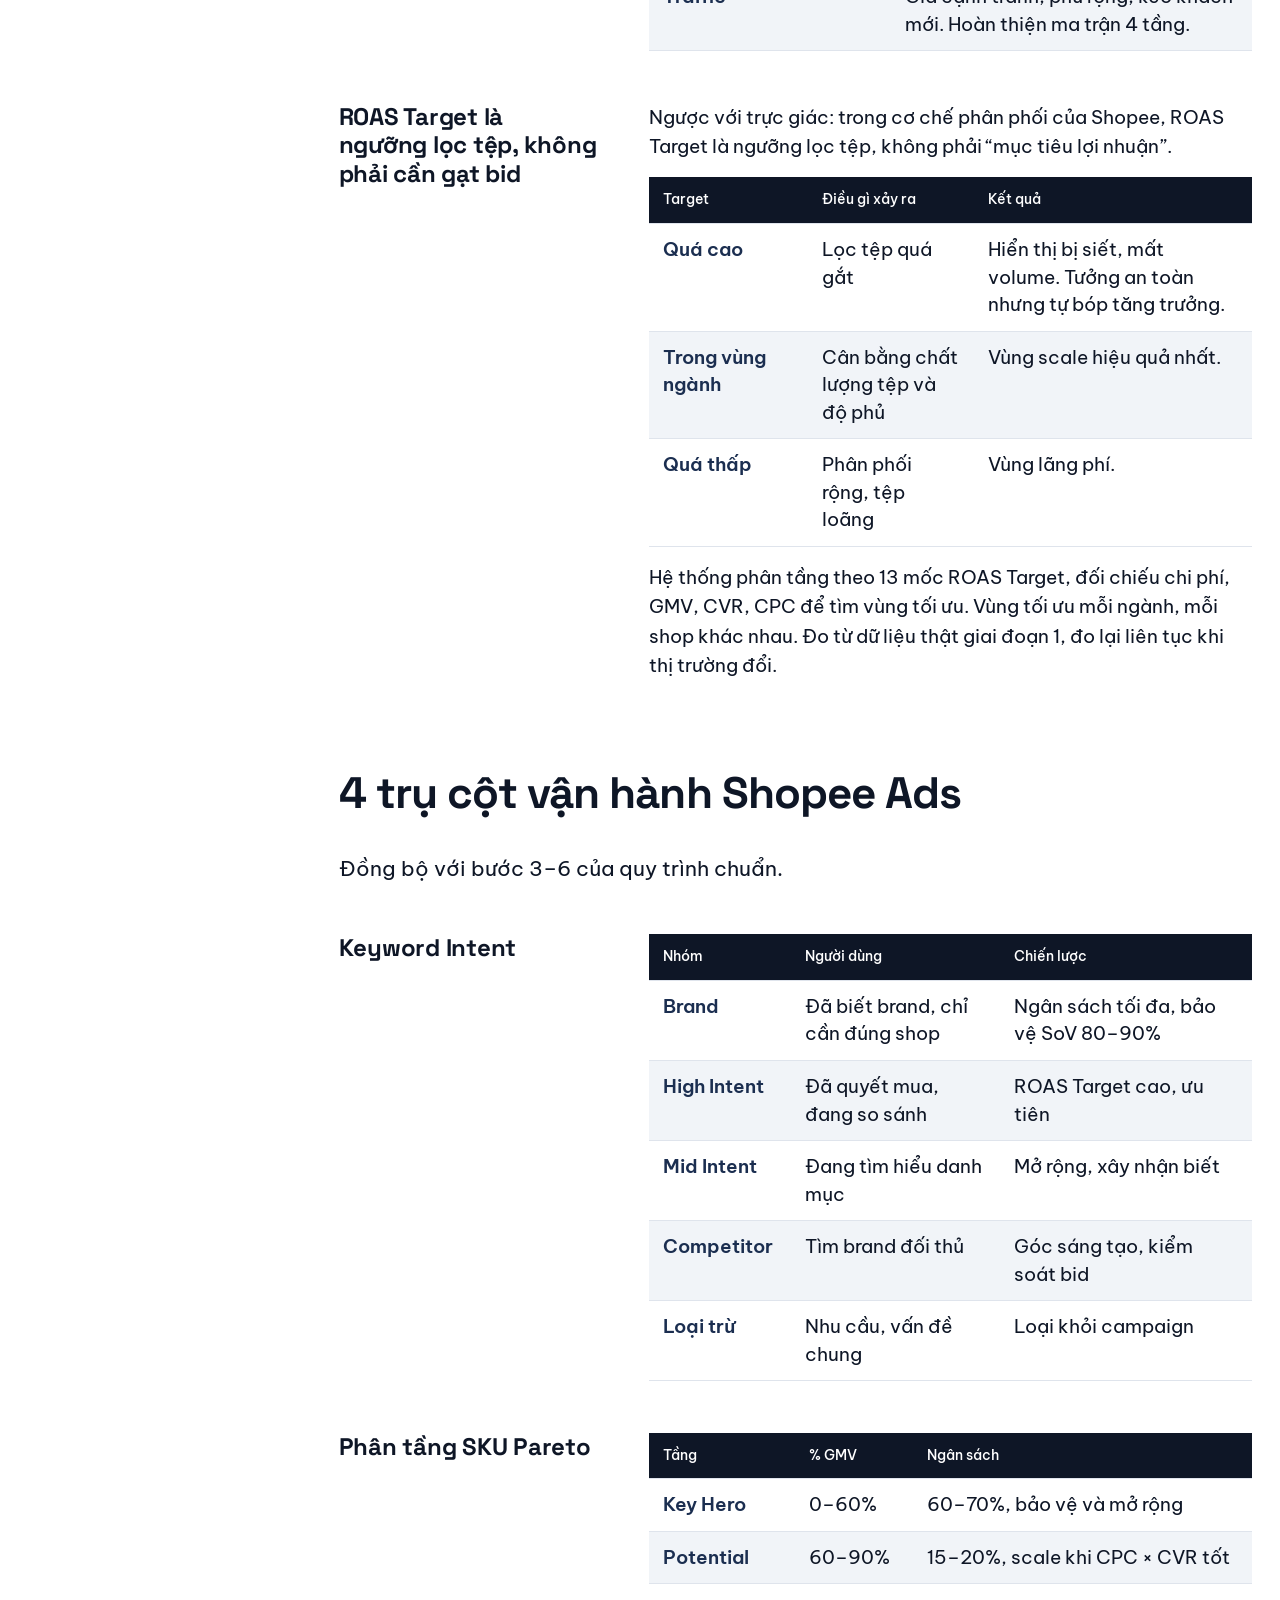
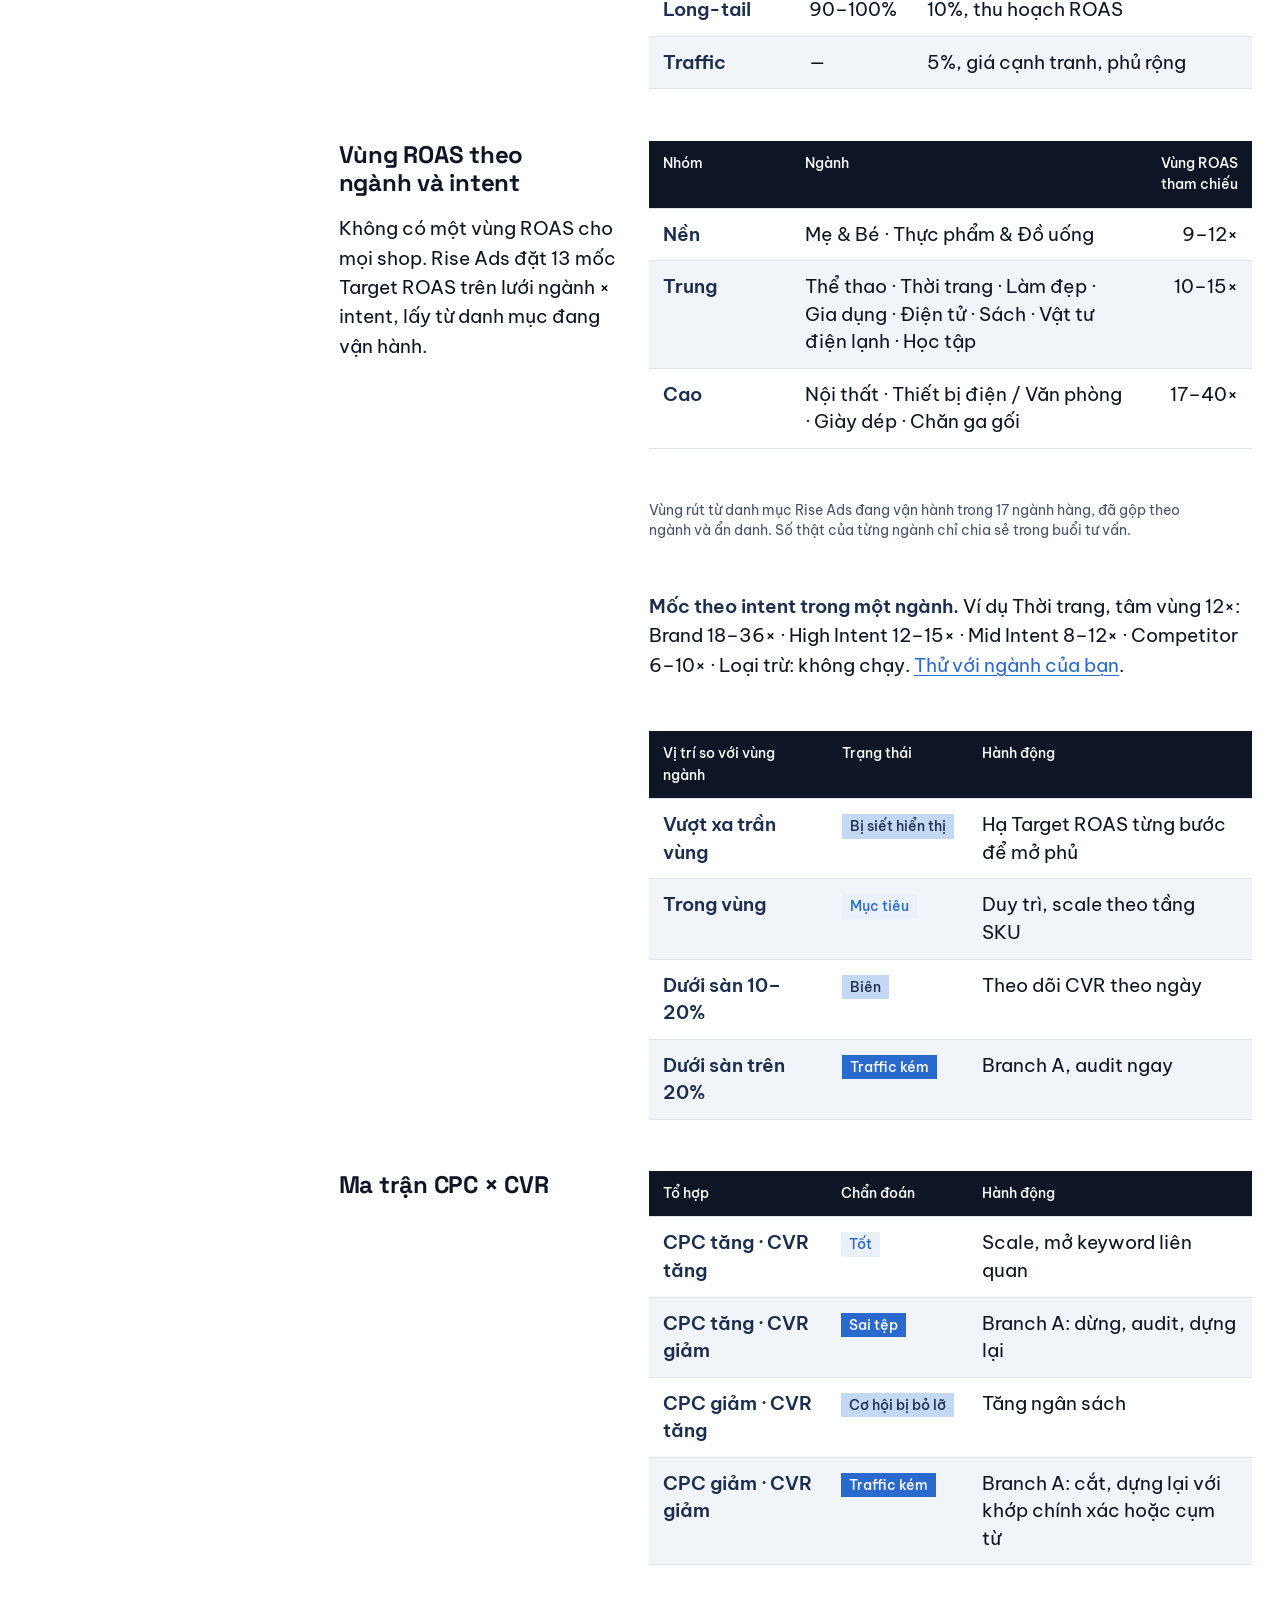
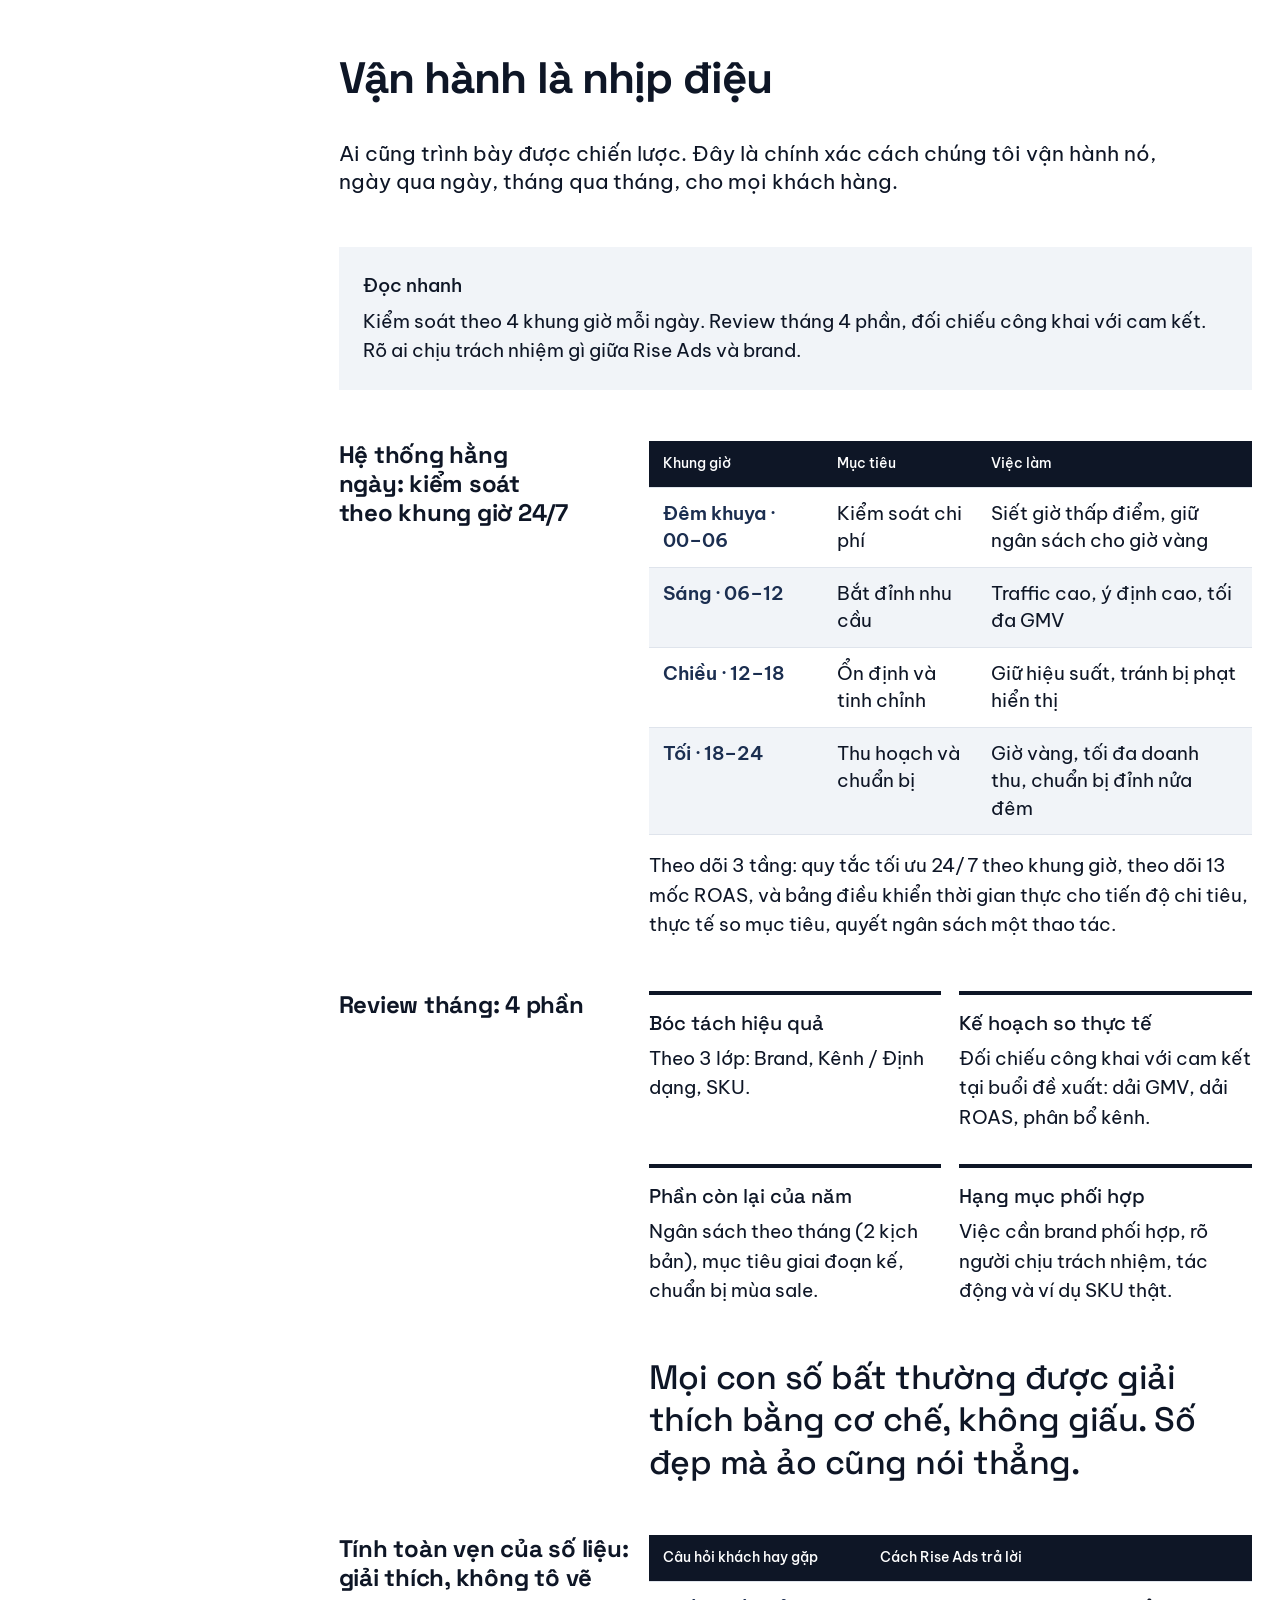
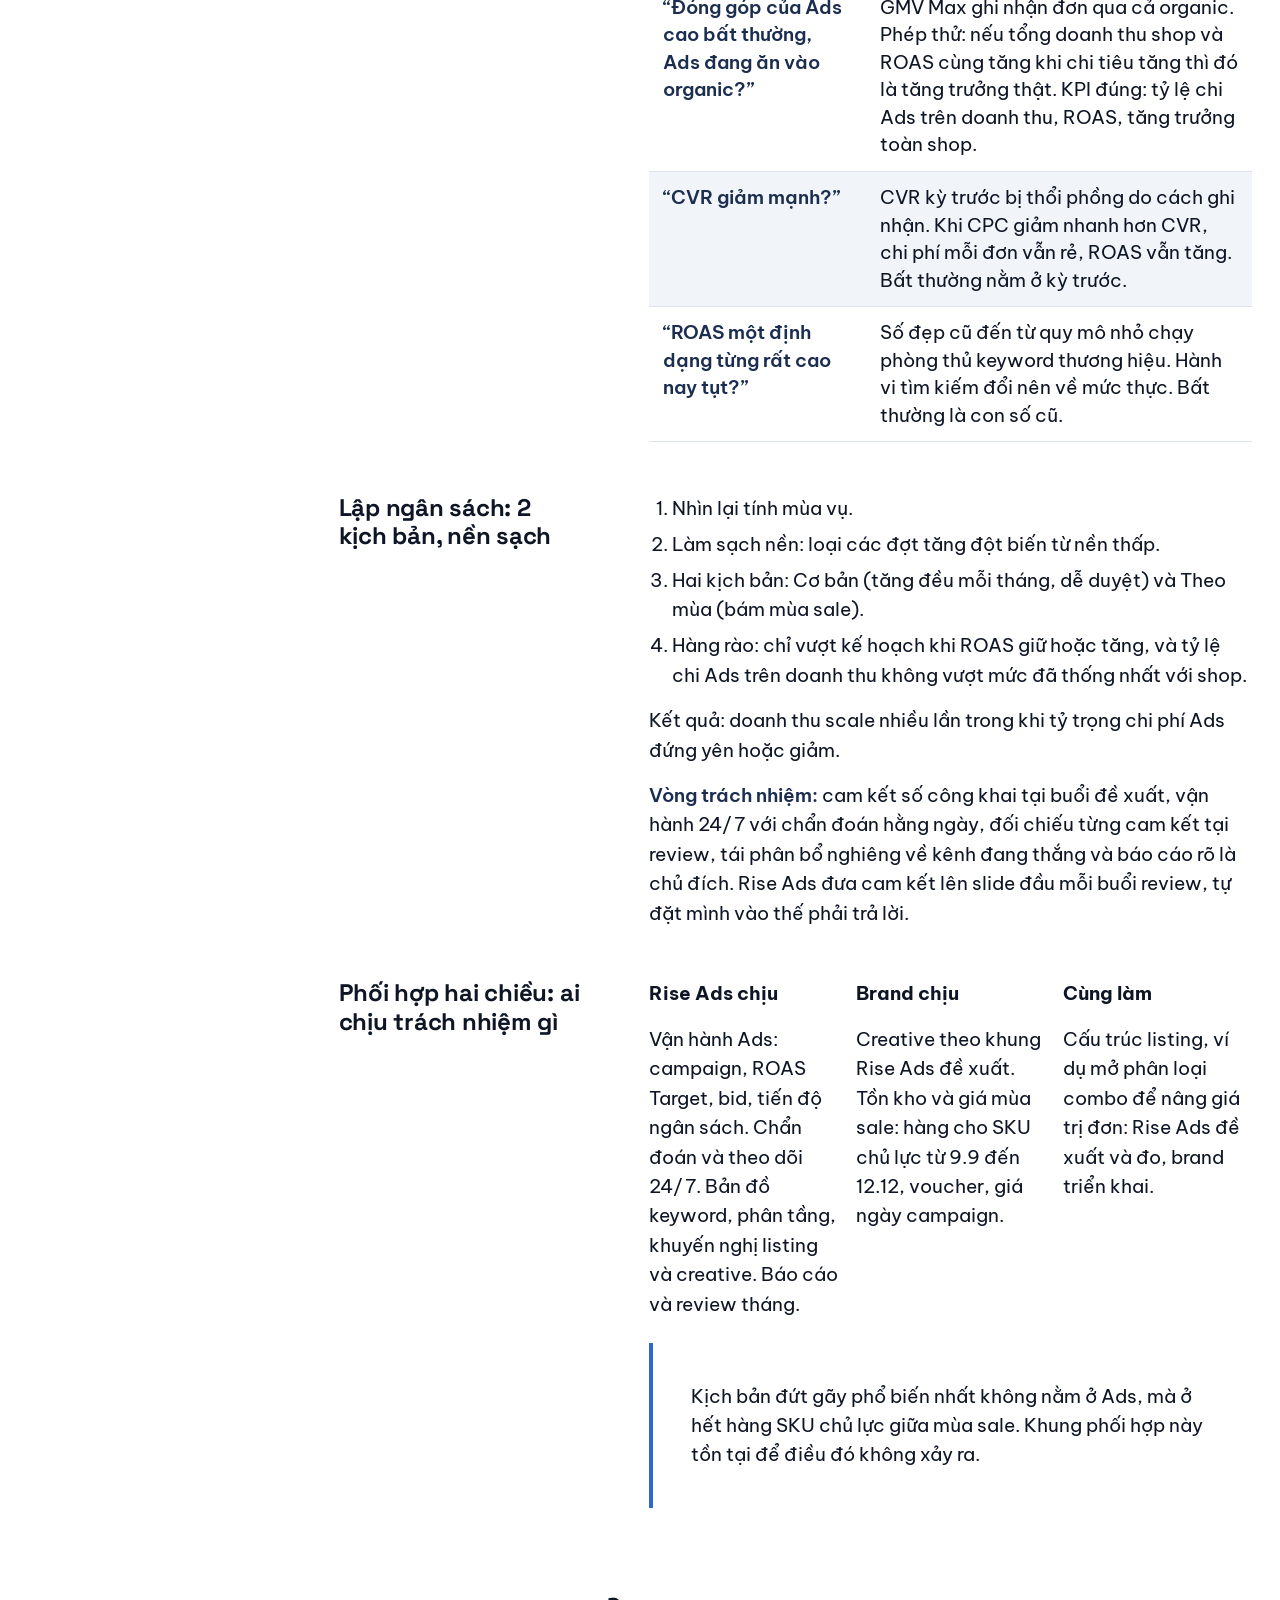
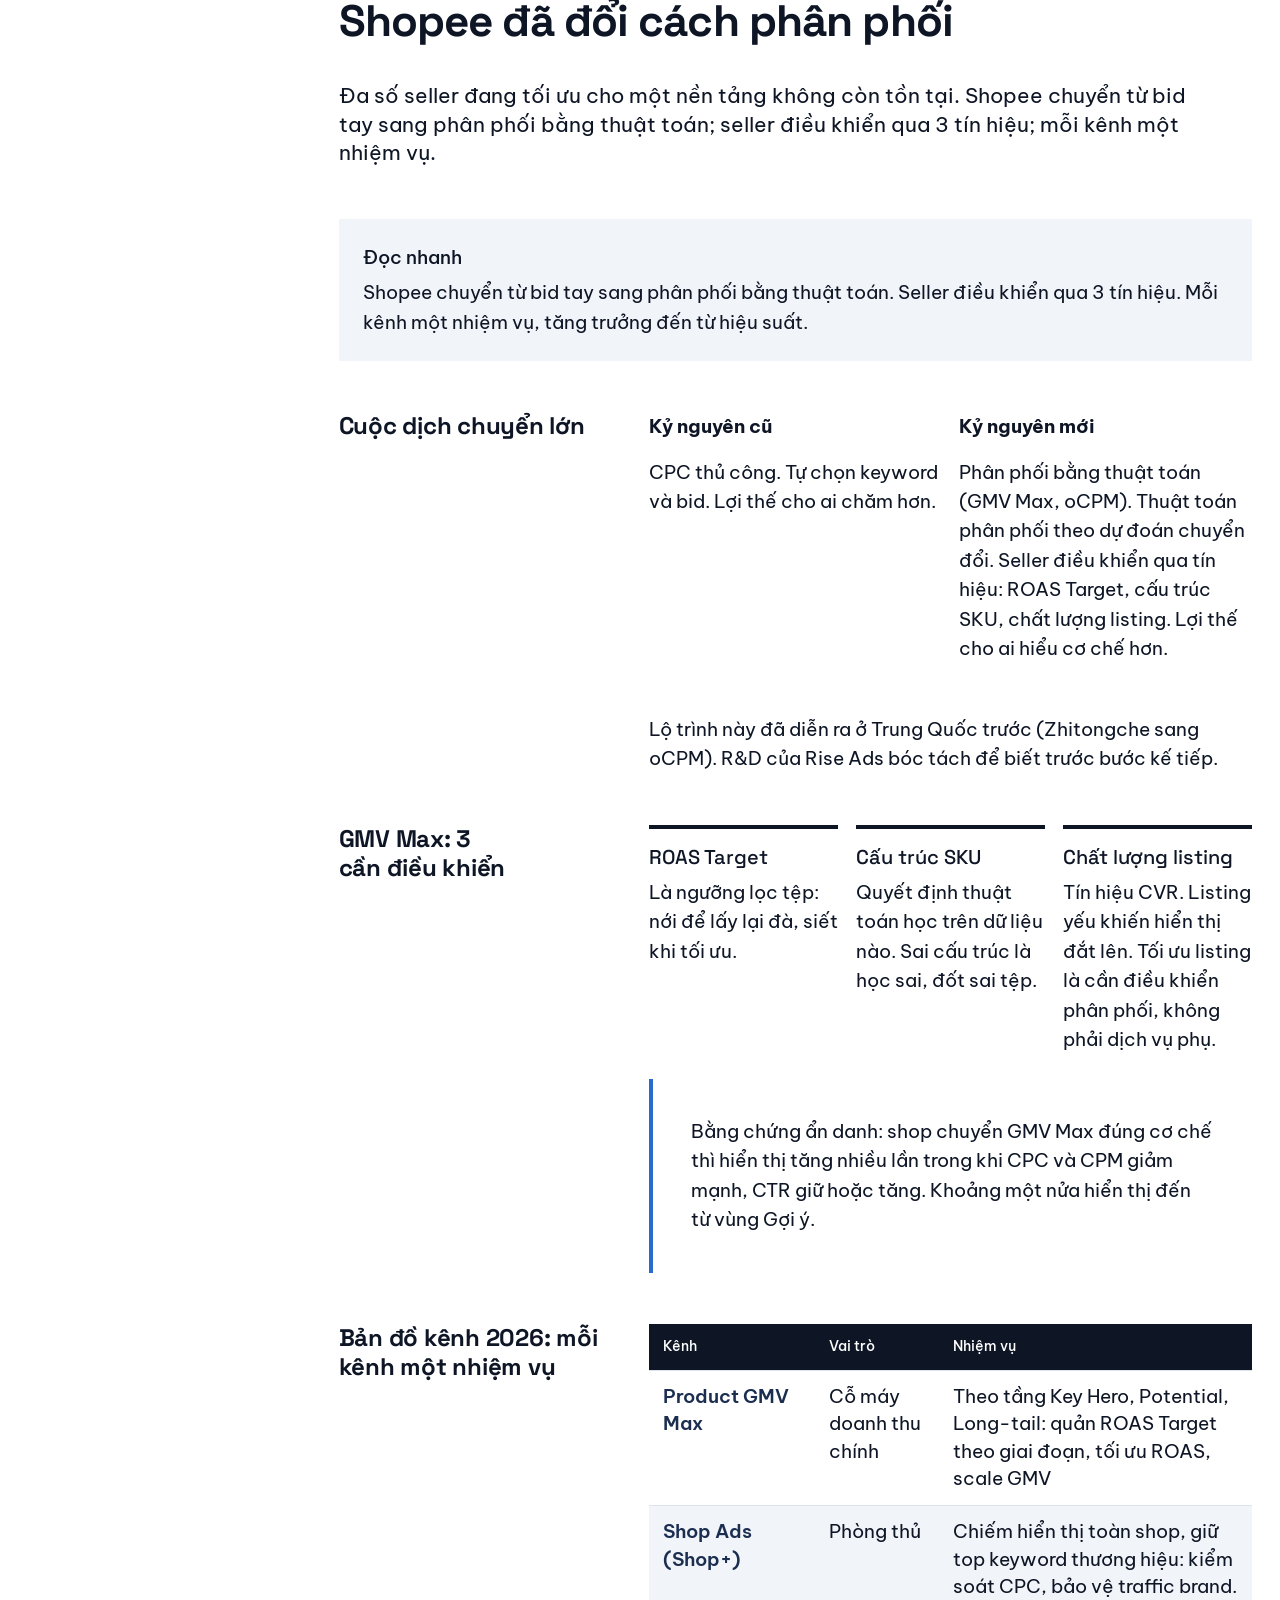
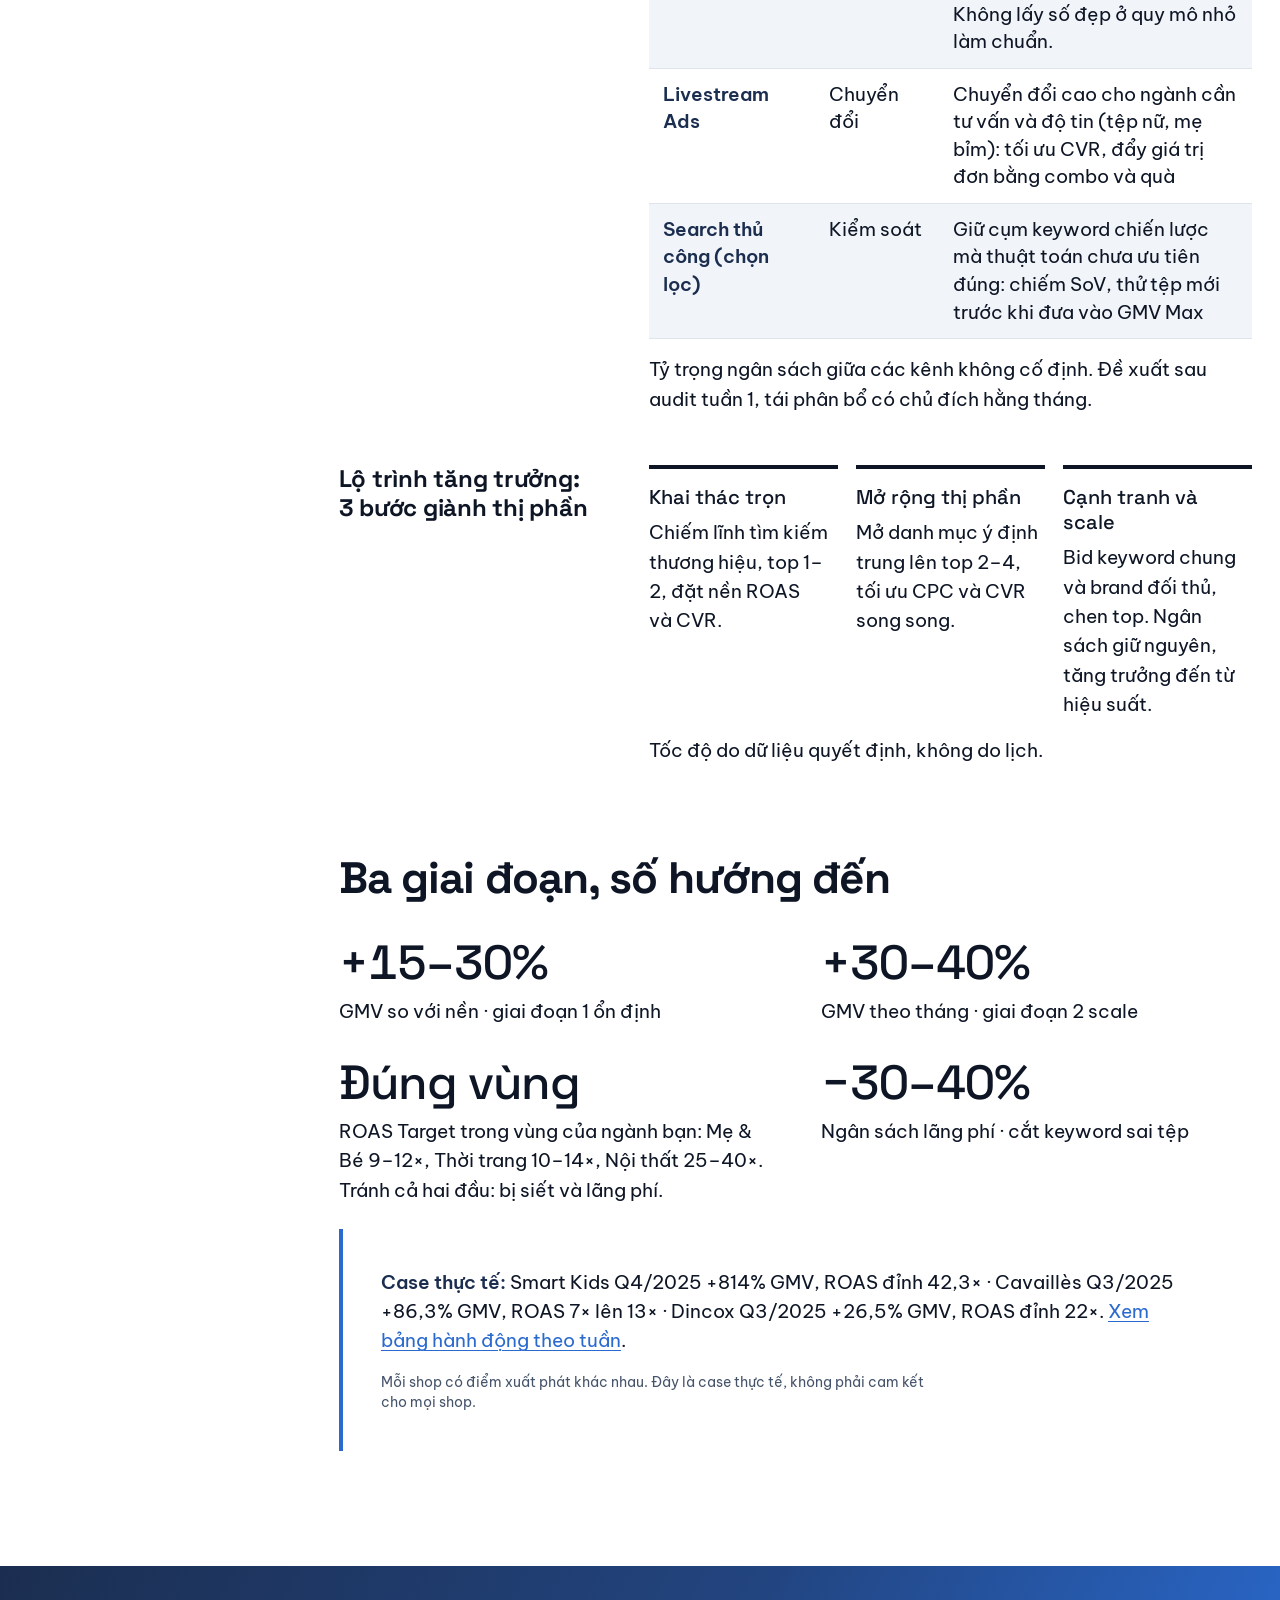
<file: shopee-ads.html>
<!doctype html>
<!-- TỰ SINH từ src/shopee-ads.html bằng tools/build_site.py. Đừng sửa file này: sửa chữ cố định trong src/, sửa thông tin chung ở risecom.vn/admin (Thông tin website). -->
<html lang="vi">
<head>
<meta charset="utf-8">
<meta name="viewport" content="width=device-width, initial-scale=1">
<title>Shopee Ads Management – Quy trình 6 bước, 4 trụ cột, nhịp vận hành</title>
<meta name="description" content="Keyword theo ý định mua, phân tầng SKU Pareto, vùng ROAS theo ngành hàng và intent, ma trận CPC × CVR, vận hành theo khung giờ 24/7. Case +814% GMV trong 4 tuần.">
<meta name="theme-color" content="#1b2e50">
<meta property="og:title" content="Shopee Ads Management – Rise Ads Agency">
<meta property="og:image" content="og/shopee-ads.png">
<link rel="icon" href="favicon.svg" type="image/svg+xml">
<link rel="preconnect" href="https://fonts.googleapis.com">
<link rel="preconnect" href="https://fonts.gstatic.com" crossorigin>
<link href="https://fonts.googleapis.com/css2?family=Be+Vietnam+Pro:wght@400;500;600;800&family=Space+Grotesk:wght@500;700&display=swap" rel="stylesheet">
<link rel="stylesheet" href="styles.css?v=20261104k">
</head>
<body>

<div class="topbar field-navy">
  <header class="nav wrap">
    <a class="mark" href="index.html" aria-label="RiseAds, trang chủ">Rise<b>Ads</b></a>
    <nav class="nav-links" aria-label="Chính">
      <a href="services.html">Dịch vụ</a>
      <a href="shopee-ads.html" aria-current="page">Shopee Ads</a>
      <a href="workshop.html">Workshop</a>
      <a href="blog.html">Blog</a>
      <a href="company.html">Công ty</a>
      <a href="clients.html">Đối tác</a>
    </nav>
    <div class="nav-act">
      <button class="btn" type="button" data-modal="tu-van">Liên hệ tư vấn</button>
      <button class="menu-btn" type="button" aria-expanded="false" aria-controls="sheet">Menu</button>
    </div>
  </header>
</div>
<div class="field-navy">

  <section class="hero" aria-labelledby="h1">
    <div class="wrap grid">
      <div class="hero-text">
        <p class="crumb"><a href="index.html">Trang chủ</a> / <a href="services.html">Dịch vụ</a> / Shopee Ads Management</p>
        <h1 id="h1">Shopee Ads Management</h1>
        <p class="lead">Tối ưu bằng 43 nhánh chẩn đoán, dữ liệu 560+ gian hàng và một người phụ trách (PIC) riêng cho shop bạn. Chiến lược may đo cho từng gian hàng. Đang nhận khách.</p>
        <div class="actions"><button class="btn" type="button" data-modal="tu-van">Liên hệ tư vấn</button><a class="link" href="#quy-trinh">Xem quy trình</a></div>
        <p class="facts"><span><b>V4</b>quy trình</span><span><b>43</b>nhánh chẩn đoán</span><span><b>24/7</b>cảnh báo</span></p>
      </div>
      <div class="hero-media">
        <div data-ui aria-label="Báo cáo ngày của một shop, số liệu minh hoạ">
          <div class="ui-head"><b>Báo cáo ngày · Shop Thời trang (ẩn danh)</b><span>Vùng ngành 10–14× · hôm qua</span></div>
          <div class="ui-kpis">
            <div><b>13,1×</b><span>ROAS · trong vùng</span></div>
            <div><b>+6,4%</b><span>GMV so với hôm trước</span></div>
            <div><b>98%</b><span>tiến độ chi tiêu</span></div>
            <div><b>2</b><span>cờ bất thường</span></div>
          </div>
          <table style="margin-top:16px">
            <thead><tr><th>Nhóm intent</th><th>Target</th><th>Thực tế</th><th>Trạng thái</th></tr></thead>
            <tbody>
              <tr><td>Brand</td><td>26×</td><td>31,2×</td><td><span class="tag-ok">Giữ</span></td></tr>
              <tr><td>High Intent</td><td>14×</td><td>13,6×</td><td><span class="tag-ok">Trong vùng</span></td></tr>
              <tr><td>Mid Intent</td><td>11×</td><td>8,9×</td><td><span class="tag-warn">Biên, theo dõi CVR</span></td></tr>
              <tr><td>Competitor</td><td>8×</td><td>5,1×</td><td><span class="tag-risk">Cắt bid 20%</span></td></tr>
            </tbody>
          </table>
          <p class="ui-foot">Số liệu minh hoạ giao diện. Dữ liệu thật được chia sẻ trong buổi tư vấn.</p>
        </div>
      </div>
    </div>
  </section>
</div>

<div class="wrap hub" style="padding-block:var(--sec)">
  <aside class="toc" aria-label="Mục lục trang">
    <ol>
      <li><a href="#bai-toan">Bài toán</a></li>
      <li><a href="#hoat-dong">8 hoạt động</a></li>
      <li><a href="#quy-trinh">Quy trình 6 bước</a></li>
      <li><a href="#tru-cot">4 trụ cột</a></li>
      <li><a href="#nhip">Nhịp vận hành</a></li>
      <li><a href="#huong-2026">Hướng 2026</a></li>
      <li><a href="#ket-qua">Kết quả</a></li>
    </ol>
  </aside>

  <div class="hub-body">

    <!-- Bài toán -->
    <section id="bai-toan" aria-labelledby="h-bt">
      <h2 id="h-bt" class="reveal">Ba tình huống quen thuộc</h2>
      <ol class="rows">
      <li class="reveal"><h3>ROAS không ổn định, GMV khó dự đoán</h3><p class="r-body--wide">Tháng này 12×, tháng sau 4×. Rise Ads theo dõi ROAS theo khung giờ, chẩn đoán và xử lý trước khi tụt sâu.</p></li>
      <li class="reveal"><h3>Keyword sai tệp, nhiều click nhưng không ra đơn</h3><p class="r-body--wide">Phân 4 nhóm intent, loại từ kém định kỳ, tiết kiệm 30–40% ngân sách.</p></li>
      <li class="reveal"><h3>Không biết lúc nào scale, lúc nào siết</h3><p class="r-body--wide">Ma trận CPC × CVR chỉ ra thời điểm và cách scale đúng hướng.</p></li>
    </ol>
      <div class="actions mt reveal"><button class="btn" type="button" data-modal="tu-van">Tôi đang gặp bài toán này</button></div>
    </section>

    <!-- 8 hoạt động -->
    <section id="hoat-dong" aria-labelledby="h-hd">
      <h2 id="h-hd" class="reveal">8 nhóm hoạt động hằng ngày</h2>
      <ol class="steps">
        <li class="reveal"><h3>Nghiên cứu và phân loại keyword theo intent</h3><p>Brand, High Intent, Mid Intent, Competitor. Loại nhóm “nhu cầu, vấn đề chung”. Cắt 30–40% lãng phí.</p></li>
        <li class="reveal"><h3>Phân tích danh mục theo Pareto GMV</h3><p>100% SKU theo GMV tích luỹ: Key Hero 0–60%, Potential 60–90%, Long-tail 90–100%, Traffic. Phân bổ theo tầng thực.</p></li>
        <li class="reveal"><h3>Thiết lập campaign theo intent và tầng</h3><p>Mỗi nhóm intent và tầng sản phẩm có campaign, KPI, ngân sách riêng. Shop Ads và GMV Max phối hợp theo giai đoạn.</p></li>
        <li class="reveal"><h3>Vận hành hằng ngày theo khung giờ</h3><p>Theo dõi ROAS, CPC, CVR, chi tiêu theo khung: đêm kiểm soát, sáng tối đa, chiều ổn định, tối giờ vàng. Branch A/B/C.</p></li>
        <li class="reveal"><h3>Chẩn đoán CPC × CVR qua 43 nhánh</h3><p>Decision Tree chẩn đoán mỗi ngày. Mỗi SKU một nhánh, một hành động. Không “cài rồi quên”.</p></li>
        <li class="reveal"><h3>Quản trị ROAS theo 13 mốc mục tiêu</h3><p>13 mốc Target ROAS đặt trên lưới ngành × intent. Vượt xa trần vùng ngành: hạ Target từng bước để mở phủ. Dưới sàn vùng trên 20%: chuyển Branch A. Không scale SKU có CR chưa đạt.</p></li>
        <li class="reveal"><h3>Tối ưu listing đồng bộ Ads</h3><p>Traffic tốt mà listing kém là lãng phí. Audit tiêu đề, ảnh, video, voucher. Ngành cần độ tin cao: chuẩn hoá hiển thị.</p></li>
        <li class="reveal"><h3>Báo cáo 3 tầng và tư vấn chiến lược</h3><p>Ngày: ROAS so mục tiêu, chi tiêu, GMV, cờ bất thường. Tuần: xu hướng 7 ngày, chẩn đoán toàn danh mục. Tháng: chiến lược, review danh mục, tư vấn giá và lịch Mega Sale. Một đầu mối: PIC.</p></li>
      </ol>
    </section>

    <!-- Quy trình 6 bước -->
    <section id="quy-trinh" aria-labelledby="h-qt">
      <h2 id="h-qt" class="reveal">Một quy trình chuẩn. Cho mọi brand.</h2>
      <p class="lead reveal">Chúng tôi không ép template vào brand của bạn. Chúng tôi chạy dữ liệu của bạn qua một quy trình đã chứng minh, và chiến lược rơi ra từ đó. Bước 1–5 hoàn thành trong 7 ngày đầu. Bước 6 trình bày và thống nhất trước khi tiêu đồng ngân sách đầu tiên.</p>
      <div class="readfast mt reveal"><b>Đọc nhanh</b>7 ngày đầu bạn nhận 5 tài liệu vận hành. Mỗi SKU được gắn một nhánh chẩn đoán. Cam kết KPI công khai trước khi chạy.</div>

      <ol class="tl reveal" aria-label="Bản đồ 6 bước">
        <li><span class="tl-k">Phân tích thị trường</span><p>Bản đồ lượng tìm kiếm và phân bố intent của ngành.</p></li>
        <li><span class="tl-k">Audit toàn bộ shop</span><p>Nền ROAS, CPC, CVR và chẩn đoán điểm nghẽn.</p></li>
        <li><span class="tl-k">Chẩn đoán CPC × CVR</span><p>Mỗi SKU gắn một Branch và hành động.</p></li>
        <li><span class="tl-k">Keyword theo intent</span><p>Bản đồ ngân sách 3 tầng: Đúng tệp, Mở rộng, Sai tệp.</p></li>
        <li><span class="tl-k">Phân tầng sản phẩm</span><p>Ma trận 4 tầng Traffic, Key, Potential, Long-tail.</p></li>
        <li><span class="tl-k">Lộ trình và cam kết</span><p>Lộ trình 3 bước và dải KPI cam kết công khai.</p></li>
      </ol>

      <div class="stack mt">
        <div class="grid reveal">
          <div class="c-lead"><h3>Phân tích thị trường và ý định tìm kiếm</h3></div>
          <div class="c-body">
            <p>Trước khi chạm vào một campaign, trả lời 3 câu hỏi về ngành:</p>
            <ul class="mt-s">
              <li>Ngành có bao nhiêu nhu cầu tìm kiếm (tổng lượt tìm kiếm 30 ngày)?</li>
              <li>Ý định mua phân bố thế nào? Có ngành hơn 90% người tìm đã chốt brand, có ngành chủ yếu đang so sánh. Hai kiểu ngành cần hai chiến lược ngược nhau.</li>
              <li>Brand đang đứng đâu trên bản đồ tìm kiếm so với đối thủ? Từ đó chọn thế phòng thủ hay tấn công.</li>
            </ul>
            <!-- Ví dụ Mẹ & Bé (2,5 triệu lượt, 94%, 2%) chờ Q14 mới công khai -->
          </div>
        </div>
        <div class="grid reveal">
          <div class="c-lead"><h3>Audit toàn bộ shop: 5 tài liệu trong 7 ngày</h3></div>
          <div class="c-body">
            <ol>
              <li>Audit dữ liệu toàn shop: nền ROAS, CPC, CVR từng campaign so với benchmark ngành.</li>
              <li>Bản đồ keyword intent: phân 3 tầng, chỉ rõ phần trăm ngân sách đang chảy vào “sai tệp”.</li>
              <li>Ma trận sản phẩm 4 tầng: Pareto toàn SKU và chiến lược từng nhóm.</li>
              <li>Chẩn đoán điểm nghẽn: Branch A/B/C cho SKU chủ lực.</li>
              <li>Kế hoạch hành động giai đoạn 1: lộ trình 4 tuần và ROAS Target khởi điểm theo vùng ngành.</li>
            </ol>
            <p class="mt-s">Đây là tài liệu vận hành, mỗi dòng đi kèm một hành động.</p>
          </div>
        </div>
        <div class="grid reveal">
          <div class="c-lead"><h3>Máy chẩn đoán: CPC × CVR và Branch A/B/C</h3></div>
          <div class="c-body">
            <p>ROAS là hàm của CPC × CVR. CPC là rủi ro chi phí (bid, cạnh tranh, chất lượng tệp). CVR là năng lực chuyển đổi (listing, giá, voucher, độ tin). Mỗi SKU mỗi ngày nhận một chẩn đoán gốc.</p>
            <table class="tbl tbl-stack mt-s">
              <thead><tr><th>Branch</th><th>Vấn đề</th><th>Dấu hiệu</th><th>Hướng xử lý</th></tr></thead>
              <tbody>
                <tr><td class="k" data-l="Branch"><span class="tag-risk">A</span> Traffic (phía CPC)</td><td data-l="Vấn đề">Traffic sai tệp, bị siết hoặc thua bid</td><td data-l="Dấu hiệu">CPC tăng, hiển thị giảm, hoặc click nhiều mà không ra đơn</td><td data-l="Hướng xử lý">Chỉnh ROAS Target hoặc bid, review keyword ăn ngân sách, mở lại đúng tệp</td></tr>
                <tr><td class="k" data-l="Branch"><span class="tag-warn">B</span> Chuyển đổi (phía CVR)</td><td data-l="Vấn đề">Listing, giá, voucher, độ tin</td><td data-l="Dấu hiệu">Traffic đúng tệp nhưng CVR dưới chuẩn</td><td data-l="Hướng xử lý">Ngưng scale ngay, audit listing và voucher, rồi mới mở lại ngân sách</td></tr>
                <tr><td class="k" data-l="Branch"><span class="tag-ok">C</span> Cấu trúc, hiển thị</td><td data-l="Vấn đề">Campaign chồng chéo, SKU sai tầng</td><td data-l="Dấu hiệu">Tự cạnh tranh, phân phối lệch</td><td data-l="Hướng xử lý">Tái cấu trúc, phân lại tầng, tách hoặc gộp đúng vai trò</td></tr>
              </tbody>
            </table>
            <p class="mt-s">Khi CVR giảm, việc đầu tiên là xem tệp: tệp sai thì xử lý ở Branch A, tệp đúng mà vẫn không ra đơn thì sang Branch B.</p>
            <p class="mt-s">3 nhánh gốc mở rộng thành 43 nhánh chẩn đoán. Mỗi nhánh là một kịch bản và một hành động đã mã hoá sẵn. Không có chỗ cho cảm tính.</p>
            <!-- Cột "Hướng xử lý" công khai hay không: chờ Q4 -->
          </div>
        </div>
        <div class="grid reveal">
          <div class="c-lead"><h3>Keyword intent: nơi 30–40% ngân sách đi chết</h3></div>
          <div class="c-body">
            <p>Không phải lượt tìm kiếm nào cũng xứng đáng với ngân sách của bạn.</p>
            <table class="tbl tbl-stack mt-s">
              <thead><tr><th>Tầng</th><th>Gồm nhóm intent</th><th>Đặc điểm</th><th>Quyết định ngân sách</th></tr></thead>
              <tbody>
                <tr><td class="k" data-l="Tầng">Đúng tệp</td><td data-l="Nhóm intent">Brand · High Intent</td><td data-l="Đặc điểm">Người dùng biết muốn mua gì</td><td data-l="Ngân sách"><span class="tag-ok">Tối đa</span></td></tr>
                <tr><td class="k" data-l="Tầng">Mở rộng</td><td data-l="Nhóm intent">Mid Intent · Competitor</td><td data-l="Đặc điểm">Đang tìm hiểu danh mục hoặc xem brand đối thủ</td><td data-l="Ngân sách"><span class="tag-warn">Mở rộng, nơi lấy thị phần</span></td></tr>
                <tr><td class="k" data-l="Tầng">Sai tệp</td><td data-l="Nhóm intent">Loại trừ</td><td data-l="Đặc điểm">Nhu cầu, vấn đề chung; lướt xem, thoát cao</td><td data-l="Ngân sách"><span class="tag-risk">Loại trừ</span></td></tr>
              </tbody>
            </table>
            <p class="mt-s">3 tầng là cách nhìn ngân sách; bên trong chia tiếp thành 4 nhóm intent ở phần 4 trụ cột bên dưới. Tuần đầu, toàn bộ keyword được phân tầng kèm phần trăm chi tiêu đang nằm ở tầng sai tệp.</p>
          </div>
        </div>
        <div class="grid reveal">
          <div class="c-lead"><h3>Phân tầng sản phẩm: bản đồ Pareto</h3></div>
          <div class="c-body">
            <table class="tbl tbl-stack">
              <thead><tr><th>Tầng</th><th>% GMV tích luỹ</th><th>Chiến lược</th></tr></thead>
              <tbody>
                <tr><td class="k" data-l="Tầng">Key Hero</td><td data-l="% GMV">0–60%</td><td data-l="Chiến lược">Khoảng 5–10% SKU gánh 60% GMV. Bảo vệ và scale, không để traffic rớt.</td></tr>
                <tr><td class="k" data-l="Tầng">Potential</td><td data-l="% GMV">60–90%</td><td data-l="Chiến lược">Quảng cáo mạnh, đôn lên Key.</td></tr>
                <tr><td class="k" data-l="Tầng">Long-tail</td><td data-l="% GMV">90–100%</td><td data-l="Chiến lược">Tối ưu chi phí, lọc theo CVR, ATC, CTR, xoay ứng viên lên tầng cao.</td></tr>
                <tr><td class="k" data-l="Tầng">Traffic</td><td data-l="% GMV">—</td><td data-l="Chiến lược">Giá cạnh tranh, phủ rộng, kéo khách mới. Hoàn thiện ma trận 4 tầng.</td></tr>
              </tbody>
            </table>
          </div>
        </div>
        <div class="grid reveal">
          <div class="c-lead"><h3>ROAS Target là ngưỡng lọc tệp, không phải cần gạt bid</h3></div>
          <div class="c-body">
            <p>Ngược với trực giác: trong cơ chế phân phối của Shopee, ROAS Target là ngưỡng lọc tệp, không phải “mục tiêu lợi nhuận”.</p>
            <table class="tbl tbl-stack mt-s">
              <thead><tr><th>Target</th><th>Điều gì xảy ra</th><th>Kết quả</th></tr></thead>
              <tbody>
                <tr><td class="k" data-l="Target">Quá cao</td><td data-l="Điều gì xảy ra">Lọc tệp quá gắt</td><td data-l="Kết quả">Hiển thị bị siết, mất volume. Tưởng an toàn nhưng tự bóp tăng trưởng.</td></tr>
                <tr><td class="k" data-l="Target">Trong vùng ngành</td><td data-l="Điều gì xảy ra">Cân bằng chất lượng tệp và độ phủ</td><td data-l="Kết quả">Vùng scale hiệu quả nhất.</td></tr>
                <tr><td class="k" data-l="Target">Quá thấp</td><td data-l="Điều gì xảy ra">Phân phối rộng, tệp loãng</td><td data-l="Kết quả">Vùng lãng phí.</td></tr>
              </tbody>
            </table>
            <p class="mt-s">Hệ thống phân tầng theo 13 mốc ROAS Target, đối chiếu chi phí, GMV, CVR, CPC để tìm vùng tối ưu. Vùng tối ưu mỗi ngành, mỗi shop khác nhau. Đo từ dữ liệu thật giai đoạn 1, đo lại liên tục khi thị trường đổi.</p>
          </div>
        </div>
      </div>
    </section>

    <!-- 4 trụ cột -->
    <section id="tru-cot" aria-labelledby="h-tc">
      <h2 id="h-tc" class="reveal">4 trụ cột vận hành Shopee Ads</h2>
      <p class="lead reveal">Đồng bộ với bước 3–6 của quy trình chuẩn.</p>
      <div class="stack mt">
        <div class="grid reveal">
          <div class="c-lead"><h3>Keyword Intent</h3></div>
          <div class="c-body"><table class="tbl tbl-stack"><thead><tr><th>Nhóm</th><th>Người dùng</th><th>Chiến lược</th></tr></thead><tbody>
            <tr><td class="k" data-l="Nhóm">Brand</td><td data-l="Người dùng">Đã biết brand, chỉ cần đúng shop</td><td data-l="Chiến lược">Ngân sách tối đa, bảo vệ SoV 80–90%</td></tr>
            <tr><td class="k" data-l="Nhóm">High Intent</td><td data-l="Người dùng">Đã quyết mua, đang so sánh</td><td data-l="Chiến lược">ROAS Target cao, ưu tiên</td></tr>
            <tr><td class="k" data-l="Nhóm">Mid Intent</td><td data-l="Người dùng">Đang tìm hiểu danh mục</td><td data-l="Chiến lược">Mở rộng, xây nhận biết</td></tr>
            <tr><td class="k" data-l="Nhóm">Competitor</td><td data-l="Người dùng">Tìm brand đối thủ</td><td data-l="Chiến lược">Góc sáng tạo, kiểm soát bid</td></tr>
            <tr><td class="k" data-l="Nhóm">Loại trừ</td><td data-l="Người dùng">Nhu cầu, vấn đề chung</td><td data-l="Chiến lược">Loại khỏi campaign</td></tr>
          </tbody></table></div>
        </div>
        <div class="grid reveal">
          <div class="c-lead"><h3>Phân tầng SKU Pareto</h3></div>
          <div class="c-body"><table class="tbl tbl-stack"><thead><tr><th>Tầng</th><th>% GMV</th><th>Ngân sách</th></tr></thead><tbody>
            <tr><td class="k" data-l="Tầng">Key Hero</td><td data-l="% GMV">0–60%</td><td data-l="Ngân sách">60–70%, bảo vệ và mở rộng</td></tr>
            <tr><td class="k" data-l="Tầng">Potential</td><td data-l="% GMV">60–90%</td><td data-l="Ngân sách">15–20%, scale khi CPC × CVR tốt</td></tr>
            <tr><td class="k" data-l="Tầng">Long-tail</td><td data-l="% GMV">90–100%</td><td data-l="Ngân sách">10%, thu hoạch ROAS</td></tr>
            <tr><td class="k" data-l="Tầng">Traffic</td><td data-l="% GMV">—</td><td data-l="Ngân sách">5%, giá cạnh tranh, phủ rộng</td></tr>
          </tbody></table></div>
        </div>
        <div class="grid reveal" id="vung-roas">
          <div class="c-lead"><h3>Vùng ROAS theo ngành và intent</h3><p class="mt-s">Không có một vùng ROAS cho mọi shop. Rise Ads đặt 13 mốc Target ROAS trên lưới ngành × intent, lấy từ danh mục đang vận hành.</p></div>
          <div class="c-body stack">
            <table class="tbl tbl-stack"><thead><tr><th>Nhóm</th><th>Ngành</th><th class="r">Vùng ROAS tham chiếu</th></tr></thead><tbody>
              <tr><td class="k" data-l="Nhóm">Nền</td><td data-l="Ngành">Mẹ &amp; Bé · Thực phẩm &amp; Đồ uống</td><td class="r" data-l="Vùng">9–12×</td></tr>
              <tr><td class="k" data-l="Nhóm">Trung</td><td data-l="Ngành">Thể thao · Thời trang · Làm đẹp · Gia dụng · Điện tử · Sách · Vật tư điện lạnh · Học tập</td><td class="r" data-l="Vùng">10–15×</td></tr>
              <tr><td class="k" data-l="Nhóm">Cao</td><td data-l="Ngành">Nội thất · Thiết bị điện / Văn phòng · Giày dép · Chăn ga gối</td><td class="r" data-l="Vùng">17–40×</td></tr>
            </tbody></table>
            <p class="small">Vùng rút từ danh mục Rise Ads đang vận hành trong 17 ngành hàng, đã gộp theo ngành và ẩn danh. Số thật của từng ngành chỉ chia sẻ trong buổi tư vấn.</p>
            <div>
              <p><b>Mốc theo intent trong một ngành.</b> Ví dụ Thời trang, tâm vùng 12×: Brand 18–36× · High Intent 12–15× · Mid Intent 8–12× · Competitor 6–10× · Loại trừ: không chạy. <a href="index.html?nganh=thoi-trang#h-roas">Thử với ngành của bạn</a>.</p>
            </div>
            <table class="tbl tbl-stack"><thead><tr><th>Vị trí so với vùng ngành</th><th>Trạng thái</th><th>Hành động</th></tr></thead><tbody>
              <tr><td class="k" data-l="Vị trí">Vượt xa trần vùng</td><td data-l="Trạng thái"><span class="tag-warn">Bị siết hiển thị</span></td><td data-l="Hành động">Hạ Target ROAS từng bước để mở phủ</td></tr>
              <tr><td class="k" data-l="Vị trí">Trong vùng</td><td data-l="Trạng thái"><span class="tag-ok">Mục tiêu</span></td><td data-l="Hành động">Duy trì, scale theo tầng SKU</td></tr>
              <tr><td class="k" data-l="Vị trí">Dưới sàn 10–20%</td><td data-l="Trạng thái"><span class="tag-warn">Biên</span></td><td data-l="Hành động">Theo dõi CVR theo ngày</td></tr>
              <tr><td class="k" data-l="Vị trí">Dưới sàn trên 20%</td><td data-l="Trạng thái"><span class="tag-risk">Traffic kém</span></td><td data-l="Hành động">Branch A, audit ngay</td></tr>
            </tbody></table>
          </div>
        </div>
        <div class="grid reveal">
          <div class="c-lead"><h3>Ma trận CPC × CVR</h3></div>
          <div class="c-body"><table class="tbl tbl-stack"><thead><tr><th>Tổ hợp</th><th>Chẩn đoán</th><th>Hành động</th></tr></thead><tbody>
            <tr><td class="k" data-l="Tổ hợp">CPC tăng · CVR tăng</td><td data-l="Chẩn đoán"><span class="tag-ok">Tốt</span></td><td data-l="Hành động">Scale, mở keyword liên quan</td></tr>
            <tr><td class="k" data-l="Tổ hợp">CPC tăng · CVR giảm</td><td data-l="Chẩn đoán"><span class="tag-risk">Sai tệp</span></td><td data-l="Hành động">Branch A: dừng, audit, dựng lại</td></tr>
            <tr><td class="k" data-l="Tổ hợp">CPC giảm · CVR tăng</td><td data-l="Chẩn đoán"><span class="tag-warn">Cơ hội bị bỏ lỡ</span></td><td data-l="Hành động">Tăng ngân sách</td></tr>
            <tr><td class="k" data-l="Tổ hợp">CPC giảm · CVR giảm</td><td data-l="Chẩn đoán"><span class="tag-risk">Traffic kém</span></td><td data-l="Hành động">Branch A: cắt, dựng lại với khớp chính xác hoặc cụm từ</td></tr>
          </tbody></table></div>
        </div>
      </div>
    </section>

    <!-- Nhịp vận hành -->
    <section id="nhip" aria-labelledby="h-nh">
      <h2 id="h-nh" class="reveal">Vận hành là nhịp điệu</h2>
      <p class="lead reveal">Ai cũng trình bày được chiến lược. Đây là chính xác cách chúng tôi vận hành nó, ngày qua ngày, tháng qua tháng, cho mọi khách hàng.</p>
      <div class="readfast mt reveal"><b>Đọc nhanh</b>Kiểm soát theo 4 khung giờ mỗi ngày. Review tháng 4 phần, đối chiếu công khai với cam kết. Rõ ai chịu trách nhiệm gì giữa Rise Ads và brand.</div>
      <div class="stack">
        <div class="grid reveal">
          <div class="c-lead"><h3>Hệ thống hằng ngày: kiểm soát theo khung giờ 24/7</h3></div>
          <div class="c-body">
            <table class="tbl tbl-stack"><thead><tr><th>Khung giờ</th><th>Mục tiêu</th><th>Việc làm</th></tr></thead><tbody>
              <tr><td class="k" data-l="Khung giờ">Đêm khuya · 00–06</td><td data-l="Mục tiêu">Kiểm soát chi phí</td><td data-l="Việc làm">Siết giờ thấp điểm, giữ ngân sách cho giờ vàng</td></tr>
              <tr><td class="k" data-l="Khung giờ">Sáng · 06–12</td><td data-l="Mục tiêu">Bắt đỉnh nhu cầu</td><td data-l="Việc làm">Traffic cao, ý định cao, tối đa GMV</td></tr>
              <tr><td class="k" data-l="Khung giờ">Chiều · 12–18</td><td data-l="Mục tiêu">Ổn định và tinh chỉnh</td><td data-l="Việc làm">Giữ hiệu suất, tránh bị phạt hiển thị</td></tr>
              <tr><td class="k" data-l="Khung giờ">Tối · 18–24</td><td data-l="Mục tiêu">Thu hoạch và chuẩn bị</td><td data-l="Việc làm">Giờ vàng, tối đa doanh thu, chuẩn bị đỉnh nửa đêm</td></tr>
            </tbody></table>
            <p class="mt-s">Theo dõi 3 tầng: quy tắc tối ưu 24/7 theo khung giờ, theo dõi 13 mốc ROAS, và bảng điều khiển thời gian thực cho tiến độ chi tiêu, thực tế so mục tiêu, quyết ngân sách một thao tác.</p>
          </div>
        </div>
        <div class="grid reveal">
          <div class="c-lead"><h3>Review tháng: 4 phần</h3></div>
          <div class="c-body">
            <ol class="tl" style="grid-auto-flow:row;grid-template-columns:1fr 1fr">
              <li><span class="tl-k">Bóc tách hiệu quả</span><p>Theo 3 lớp: Brand, Kênh / Định dạng, SKU.</p></li>
              <li><span class="tl-k">Kế hoạch so thực tế</span><p>Đối chiếu công khai với cam kết tại buổi đề xuất: dải GMV, dải ROAS, phân bổ kênh.</p></li>
              <li><span class="tl-k">Phần còn lại của năm</span><p>Ngân sách theo tháng (2 kịch bản), mục tiêu giai đoạn kế, chuẩn bị mùa sale.</p></li>
              <li><span class="tl-k">Hạng mục phối hợp</span><p>Việc cần brand phối hợp, rõ người chịu trách nhiệm, tác động và ví dụ SKU thật.</p></li>
            </ol>
            <blockquote class="statement mt">Mọi con số bất thường được giải thích bằng cơ chế, không giấu. Số đẹp mà ảo cũng nói thẳng.</blockquote>
          </div>
        </div>
        <div class="grid reveal">
          <div class="c-lead"><h3>Tính toàn vẹn của số liệu: giải thích, không tô vẽ</h3></div>
          <div class="c-body"><table class="tbl tbl-stack"><thead><tr><th>Câu hỏi khách hay gặp</th><th>Cách Rise Ads trả lời</th></tr></thead><tbody>
            <tr><td class="k" data-l="Câu hỏi">“Đóng góp của Ads cao bất thường, Ads đang ăn vào organic?”</td><td data-l="Trả lời">GMV Max ghi nhận đơn qua cả organic. Phép thử: nếu tổng doanh thu shop và ROAS cùng tăng khi chi tiêu tăng thì đó là tăng trưởng thật. KPI đúng: tỷ lệ chi Ads trên doanh thu, ROAS, tăng trưởng toàn shop.</td></tr>
            <tr><td class="k" data-l="Câu hỏi">“CVR giảm mạnh?”</td><td data-l="Trả lời">CVR kỳ trước bị thổi phồng do cách ghi nhận. Khi CPC giảm nhanh hơn CVR, chi phí mỗi đơn vẫn rẻ, ROAS vẫn tăng. Bất thường nằm ở kỳ trước.</td></tr>
            <tr><td class="k" data-l="Câu hỏi">“ROAS một định dạng từng rất cao nay tụt?”</td><td data-l="Trả lời">Số đẹp cũ đến từ quy mô nhỏ chạy phòng thủ keyword thương hiệu. Hành vi tìm kiếm đổi nên về mức thực. Bất thường là con số cũ.</td></tr>
          </tbody></table></div>
        </div>
        <div class="grid reveal">
          <div class="c-lead"><h3>Lập ngân sách: 2 kịch bản, nền sạch</h3></div>
          <div class="c-body">
            <ol>
              <li>Nhìn lại tính mùa vụ.</li>
              <li>Làm sạch nền: loại các đợt tăng đột biến từ nền thấp.</li>
              <li>Hai kịch bản: Cơ bản (tăng đều mỗi tháng, dễ duyệt) và Theo mùa (bám mùa sale).</li>
              <li>Hàng rào: chỉ vượt kế hoạch khi ROAS giữ hoặc tăng, và tỷ lệ chi Ads trên doanh thu không vượt mức đã thống nhất với shop.</li>
            </ol>
            <p class="mt-s">Kết quả: doanh thu scale nhiều lần trong khi tỷ trọng chi phí Ads đứng yên hoặc giảm.</p>
            <p class="mt-s"><b>Vòng trách nhiệm:</b> cam kết số công khai tại buổi đề xuất, vận hành 24/7 với chẩn đoán hằng ngày, đối chiếu từng cam kết tại review, tái phân bổ nghiêng về kênh đang thắng và báo cáo rõ là chủ đích. Rise Ads đưa cam kết lên slide đầu mỗi buổi review, tự đặt mình vào thế phải trả lời.</p>
          </div>
        </div>
        <div class="grid reveal">
          <div class="c-lead"><h3>Phối hợp hai chiều: ai chịu trách nhiệm gì</h3></div>
          <div class="c-body">
            <div class="grid-3">
              <div><b>Rise Ads chịu</b><p class="mt-s">Vận hành Ads: campaign, ROAS Target, bid, tiến độ ngân sách. Chẩn đoán và theo dõi 24/7. Bản đồ keyword, phân tầng, khuyến nghị listing và creative. Báo cáo và review tháng.</p></div>
              <div><b>Brand chịu</b><p class="mt-s">Creative theo khung Rise Ads đề xuất. Tồn kho và giá mùa sale: hàng cho SKU chủ lực từ 9.9 đến 12.12, voucher, giá ngày campaign.</p></div>
              <div><b>Cùng làm</b><p class="mt-s">Cấu trúc listing, ví dụ mở phân loại combo để nâng giá trị đơn: Rise Ads đề xuất và đo, brand triển khai.</p></div>
            </div>
            <p class="mt-s panel">Kịch bản đứt gãy phổ biến nhất không nằm ở Ads, mà ở hết hàng SKU chủ lực giữa mùa sale. Khung phối hợp này tồn tại để điều đó không xảy ra.</p>
          </div>
        </div>
      </div>
    </section>

    <!-- Hướng 2026 -->
    <section id="huong-2026" aria-labelledby="h-26">
      <h2 id="h-26" class="reveal">Shopee đã đổi cách phân phối</h2>
      <p class="lead reveal">Đa số seller đang tối ưu cho một nền tảng không còn tồn tại. Shopee chuyển từ bid tay sang phân phối bằng thuật toán; seller điều khiển qua 3 tín hiệu; mỗi kênh một nhiệm vụ.</p>
      <div class="readfast mt reveal"><b>Đọc nhanh</b>Shopee chuyển từ bid tay sang phân phối bằng thuật toán. Seller điều khiển qua 3 tín hiệu. Mỗi kênh một nhiệm vụ, tăng trưởng đến từ hiệu suất.</div>
      <div class="stack">
        <div class="grid reveal">
          <div class="c-lead"><h3>Cuộc dịch chuyển lớn</h3></div>
          <div class="c-body grid-2">
            <div><b>Kỷ nguyên cũ</b><p class="mt-s">CPC thủ công. Tự chọn keyword và bid. Lợi thế cho ai chăm hơn.</p></div>
            <div><b>Kỷ nguyên mới</b><p class="mt-s">Phân phối bằng thuật toán (GMV Max, oCPM). Thuật toán phân phối theo dự đoán chuyển đổi. Seller điều khiển qua tín hiệu: ROAS Target, cấu trúc SKU, chất lượng listing. Lợi thế cho ai hiểu cơ chế hơn.</p></div>
            <p class="c-full" style="grid-column:1/-1">Lộ trình này đã diễn ra ở Trung Quốc trước (Zhitongche sang oCPM). R&amp;D của Rise Ads bóc tách để biết trước bước kế tiếp.</p>
          </div>
        </div>
        <div class="grid reveal">
          <div class="c-lead"><h3>GMV Max: 3 cần điều khiển</h3></div>
          <div class="c-body">
            <ol class="tl tl--3">
              <li><span class="tl-k">ROAS Target</span><p>Là ngưỡng lọc tệp: nới để lấy lại đà, siết khi tối ưu.</p></li>
              <li><span class="tl-k">Cấu trúc SKU</span><p>Quyết định thuật toán học trên dữ liệu nào. Sai cấu trúc là học sai, đốt sai tệp.</p></li>
              <li><span class="tl-k">Chất lượng listing</span><p>Tín hiệu CVR. Listing yếu khiến hiển thị đắt lên. Tối ưu listing là cần điều khiển phân phối, không phải dịch vụ phụ.</p></li>
            </ol>
            <p class="mt-s panel">Bằng chứng ẩn danh: shop chuyển GMV Max đúng cơ chế thì hiển thị tăng nhiều lần trong khi CPC và CPM giảm mạnh, CTR giữ hoặc tăng. Khoảng một nửa hiển thị đến từ vùng Gợi ý.</p>
          </div>
        </div>
        <div class="grid reveal">
          <div class="c-lead"><h3>Bản đồ kênh 2026: mỗi kênh một nhiệm vụ</h3></div>
          <div class="c-body">
            <table class="tbl tbl-stack"><thead><tr><th>Kênh</th><th>Vai trò</th><th>Nhiệm vụ</th></tr></thead><tbody>
              <tr><td class="k" data-l="Kênh">Product GMV Max</td><td data-l="Vai trò">Cỗ máy doanh thu chính</td><td data-l="Nhiệm vụ">Theo tầng Key Hero, Potential, Long-tail: quản ROAS Target theo giai đoạn, tối ưu ROAS, scale GMV</td></tr>
              <tr><td class="k" data-l="Kênh">Shop Ads (Shop+)</td><td data-l="Vai trò">Phòng thủ</td><td data-l="Nhiệm vụ">Chiếm hiển thị toàn shop, giữ top keyword thương hiệu: kiểm soát CPC, bảo vệ traffic brand. Không lấy số đẹp ở quy mô nhỏ làm chuẩn.</td></tr>
              <tr><td class="k" data-l="Kênh">Livestream Ads</td><td data-l="Vai trò">Chuyển đổi</td><td data-l="Nhiệm vụ">Chuyển đổi cao cho ngành cần tư vấn và độ tin (tệp nữ, mẹ bỉm): tối ưu CVR, đẩy giá trị đơn bằng combo và quà</td></tr>
              <tr><td class="k" data-l="Kênh">Search thủ công (chọn lọc)</td><td data-l="Vai trò">Kiểm soát</td><td data-l="Nhiệm vụ">Giữ cụm keyword chiến lược mà thuật toán chưa ưu tiên đúng: chiếm SoV, thử tệp mới trước khi đưa vào GMV Max</td></tr>
            </tbody></table>
            <p class="mt-s">Tỷ trọng ngân sách giữa các kênh không cố định. Đề xuất sau audit tuần 1, tái phân bổ có chủ đích hằng tháng.</p>
          </div>
        </div>
        <div class="grid reveal">
          <div class="c-lead"><h3>Lộ trình tăng trưởng: 3 bước giành thị phần</h3></div>
          <div class="c-body">
            <ol class="tl tl--3">
              <li><span class="tl-k">Khai thác trọn</span><p>Chiếm lĩnh tìm kiếm thương hiệu, top 1–2, đặt nền ROAS và CVR.</p></li>
              <li><span class="tl-k">Mở rộng thị phần</span><p>Mở danh mục ý định trung lên top 2–4, tối ưu CPC và CVR song song.</p></li>
              <li><span class="tl-k">Cạnh tranh và scale</span><p>Bid keyword chung và brand đối thủ, chen top. Ngân sách giữ nguyên, tăng trưởng đến từ hiệu suất.</p></li>
            </ol>
            <p class="mt-s">Tốc độ do dữ liệu quyết định, không do lịch.</p>
          </div>
        </div>
      </div>
    </section>

    <!-- Kết quả -->
    <section id="ket-qua" aria-labelledby="h-kq">
      <h2 id="h-kq" class="reveal">Ba giai đoạn, số hướng đến</h2>
      <div class="numbers reveal">
        <div><span class="num">+15–30%</span><p>GMV so với nền · giai đoạn 1 ổn định</p></div>
        <div><span class="num">+30–40%</span><p>GMV theo tháng · giai đoạn 2 scale</p></div>
        <div><span class="num">Đúng vùng</span><p>ROAS Target trong vùng của ngành bạn: Mẹ &amp; Bé 9–12×, Thời trang 10–14×, Nội thất 25–40×. Tránh cả hai đầu: bị siết và lãng phí.</p></div>
        <div><span class="num">−30–40%</span><p>Ngân sách lãng phí · cắt keyword sai tệp</p></div>
      </div>
      <div class="panel mt reveal">
        <p><b>Case thực tế:</b> Smart Kids Q4/2025 +814% GMV, ROAS đỉnh 42,3× · Cavaillès Q3/2025 +86,3% GMV, ROAS 7× lên 13× · Dincox Q3/2025 +26,5% GMV, ROAS đỉnh 22×. <a href="clients.html#case">Xem bảng hành động theo tuần</a>.</p>
        <p class="small mt-s">Mỗi shop có điểm xuất phát khác nhau. Đây là case thực tế, không phải cam kết cho mọi shop.</p>
      </div>
    </section>

  </div>
</div>

<!-- CTA -->
<section class="field-navy cta-band" aria-labelledby="h-cta">
  <div class="wrap">
    <div class="cta-text reveal">
      <h2 id="h-cta">Bắt đầu tối ưu Shopee Ads của bạn?</h2>
      <p class="lead mt-s">Audit toàn diện trước khi đề xuất bất cứ giải pháp nào.</p>
    </div>
    <div class="actions cta-act"><button class="btn" type="button" data-modal="tu-van">Liên hệ tư vấn</button><a class="link" href="https://zalo.me/0364191445">Zalo 036 419 1445</a></div>
  </div>
</section>

<footer class="field-navy foot">
  <div class="wrap">
    <div class="foot-grid">
      <div class="foot-brand">
        <a class="mark" href="index.html">Rise<b>Ads</b></a>
        <p class="mt-s">Agency chuyên Shopee Ads. Tăng trưởng GMV có hệ thống bằng 43 nhánh chẩn đoán và dữ liệu 560+ gian hàng.</p>
        <p class="foot-legal">Wavelink Compass Co., Ltd.<br>280B1 Lương Định Của, P. An Khánh, TP. Hồ Chí Minh<br>036 419 1445</p>
      </div>
      <nav class="foot-col" aria-label="Dịch vụ">
        <h4>Dịch vụ</h4>
        <a href="shopee-ads.html">Shopee Ads Management</a>
        <a href="services.html#h-audit">Audit Shopee Ads một lần</a>
        <a href="workshop.html">Workshop GMV Max</a>
        <a href="services.html#sap-ra-mat">Dịch vụ sắp ra mắt</a>
      </nav>
      <nav class="foot-col" aria-label="Công ty">
        <h4>Công ty</h4>
        <a href="company.html">Về chúng tôi</a>
        <a href="shopee-ads.html#quy-trinh">Phương pháp</a>
        <a href="blog.html">Blog</a>
        <a href="clients.html">Đối tác</a>
        <a href="contact.html">Liên hệ</a>
        <a href="contact.html#bao-mat">Chính sách bảo mật</a>
      </nav>
      <div class="foot-col">
        <h4>Liên hệ</h4>
        <a href="https://zalo.me/0364191445">Zalo: 036 419 1445</a>
        <p>280B1 Lương Định Của<br>P. An Khánh, TP. Hồ Chí Minh</p>
        <p>Thứ 2 – Thứ 6 · 8:30 – 18:00</p>
      </div>
    </div>
    <div class="foot-end">
      <span>© 2026 Rise Ads Agency · Wavelink Compass</span>
      <span>risecom.vn · Performance Ads Agency</span>
    </div>
  </div>
</footer>
<div id="sheet" class="sheet" hidden tabindex="-1">
  <div class="sheet-top"><a class="mark" href="index.html">Rise<b>Ads</b></a><button class="link sheet-close" type="button">Đóng</button></div>
  <nav aria-label="Menu điện thoại"><a href="services.html">Dịch vụ</a><a href="shopee-ads.html">Shopee Ads</a><a href="workshop.html">Workshop</a><a href="blog.html">Blog</a><a href="company.html">Công ty</a><a href="clients.html">Đối tác</a><a href="contact.html">Liên hệ</a></nav>
  <p class="sheet-foot"><a href="https://zalo.me/0364191445">Zalo 036 419 1445</a></p>
</div>

<dialog id="contact-modal" class="modal" aria-labelledby="m-title">
  <div class="m-in">
    <div class="m-top"><div><h2 id="m-title">Tư vấn miễn phí 30 phút</h2><p class="small mt-s">Chúng tôi chẩn đoán shop trước khi đề xuất. Phản hồi trong 24 giờ làm việc.</p></div><button class="link" type="button" data-modal-close>Đóng</button></div>
    <form class="form" data-form novalidate>
      <div><label for="m-name">Tên / Công ty</label><input id="m-name" name="name" required autocomplete="name"></div>
      <div><label for="m-phone">Số Zalo</label><input id="m-phone" name="phone" type="tel" required inputmode="tel" autocomplete="tel" aria-describedby="m-phone-h"><p id="m-phone-h" class="hint small">Zalo là kênh ưu tiên, phản hồi nhanh nhất.</p></div>
      <div><label for="m-service">Dịch vụ quan tâm</label><select id="m-service" name="service"><option value="tu-van">Shopee Ads Management</option><option value="bao-gia">Báo giá Shopee Ads Management</option><option value="audit">Audit Shopee Ads (1 lần)</option><option value="khac">Khác</option></select></div>
      <div><label for="m-ind">Ngành hàng</label><select id="m-ind" name="industry"><option value="">Chọn ngành</option></select></div>
      <div><label for="m-spend">Chi phí Ads / tháng</label><input id="m-spend" name="ads_spend" inputmode="decimal" placeholder="VD: 60 triệu"></div>
      <div><label for="m-rev">Doanh thu từ Ads / tháng</label><input id="m-rev" name="ads_revenue" inputmode="decimal" placeholder="VD: 400 triệu"><p class="roas-out small" aria-live="polite"></p></div>
      <div class="f-full"><label for="m-issue">Vấn đề đang gặp</label><textarea id="m-issue" name="issue" placeholder="ROAS không ổn định, keyword sai tệp, muốn scale nhưng không biết bắt đầu từ đâu..."></textarea></div>
      <div class="hp" aria-hidden="true"><label>Website<input name="website_url" tabindex="-1" autocomplete="off"></label></div>
      <p class="err f-full" aria-live="polite"></p>
      <div class="f-act actions"><button class="btn" type="submit">Gửi yêu cầu tư vấn</button><span class="small">Phản hồi trong 24 giờ làm việc</span></div>
      <p class="f-done" hidden></p>
    </form>
  </div>
</dialog>

<a class="zalo-fab" href="https://zalo.me/0364191445">Zalo</a>
<script src="app.js?v=20261104k" defer></script>
</body>
</html>
</file>
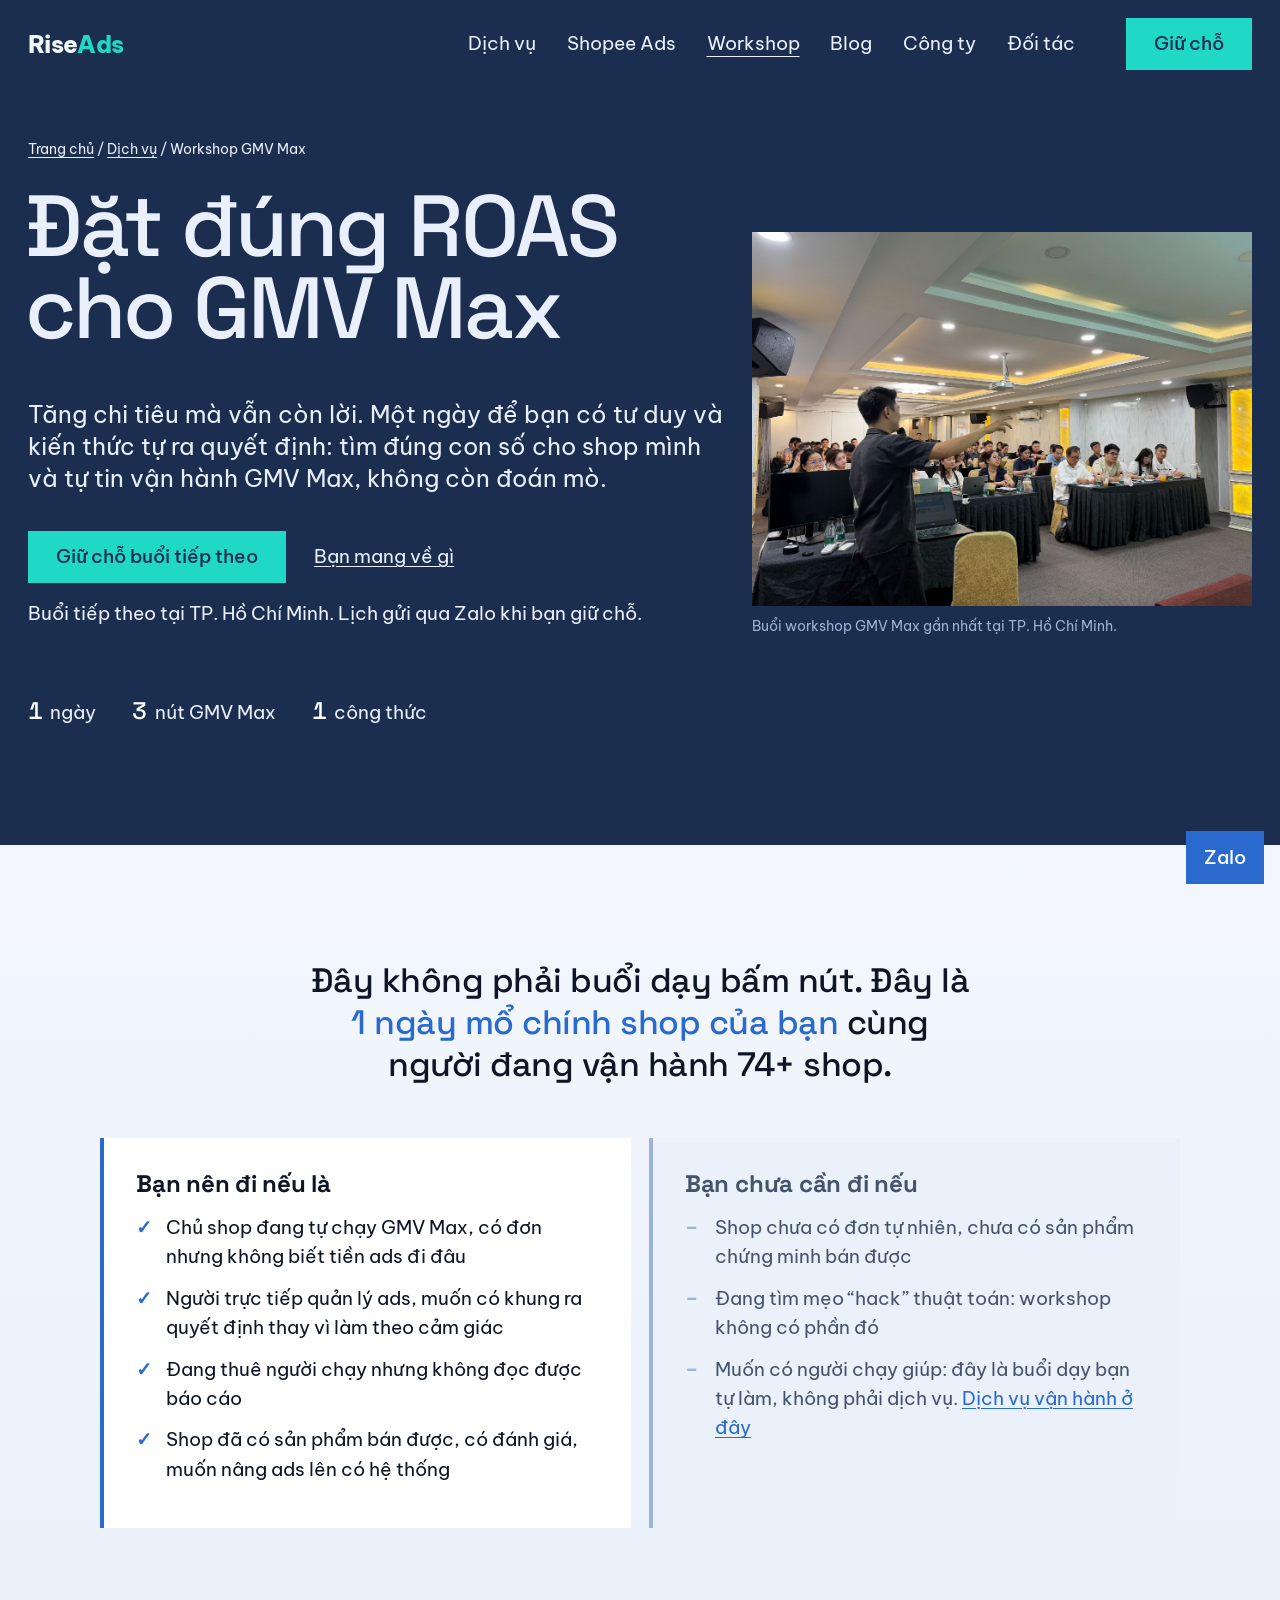
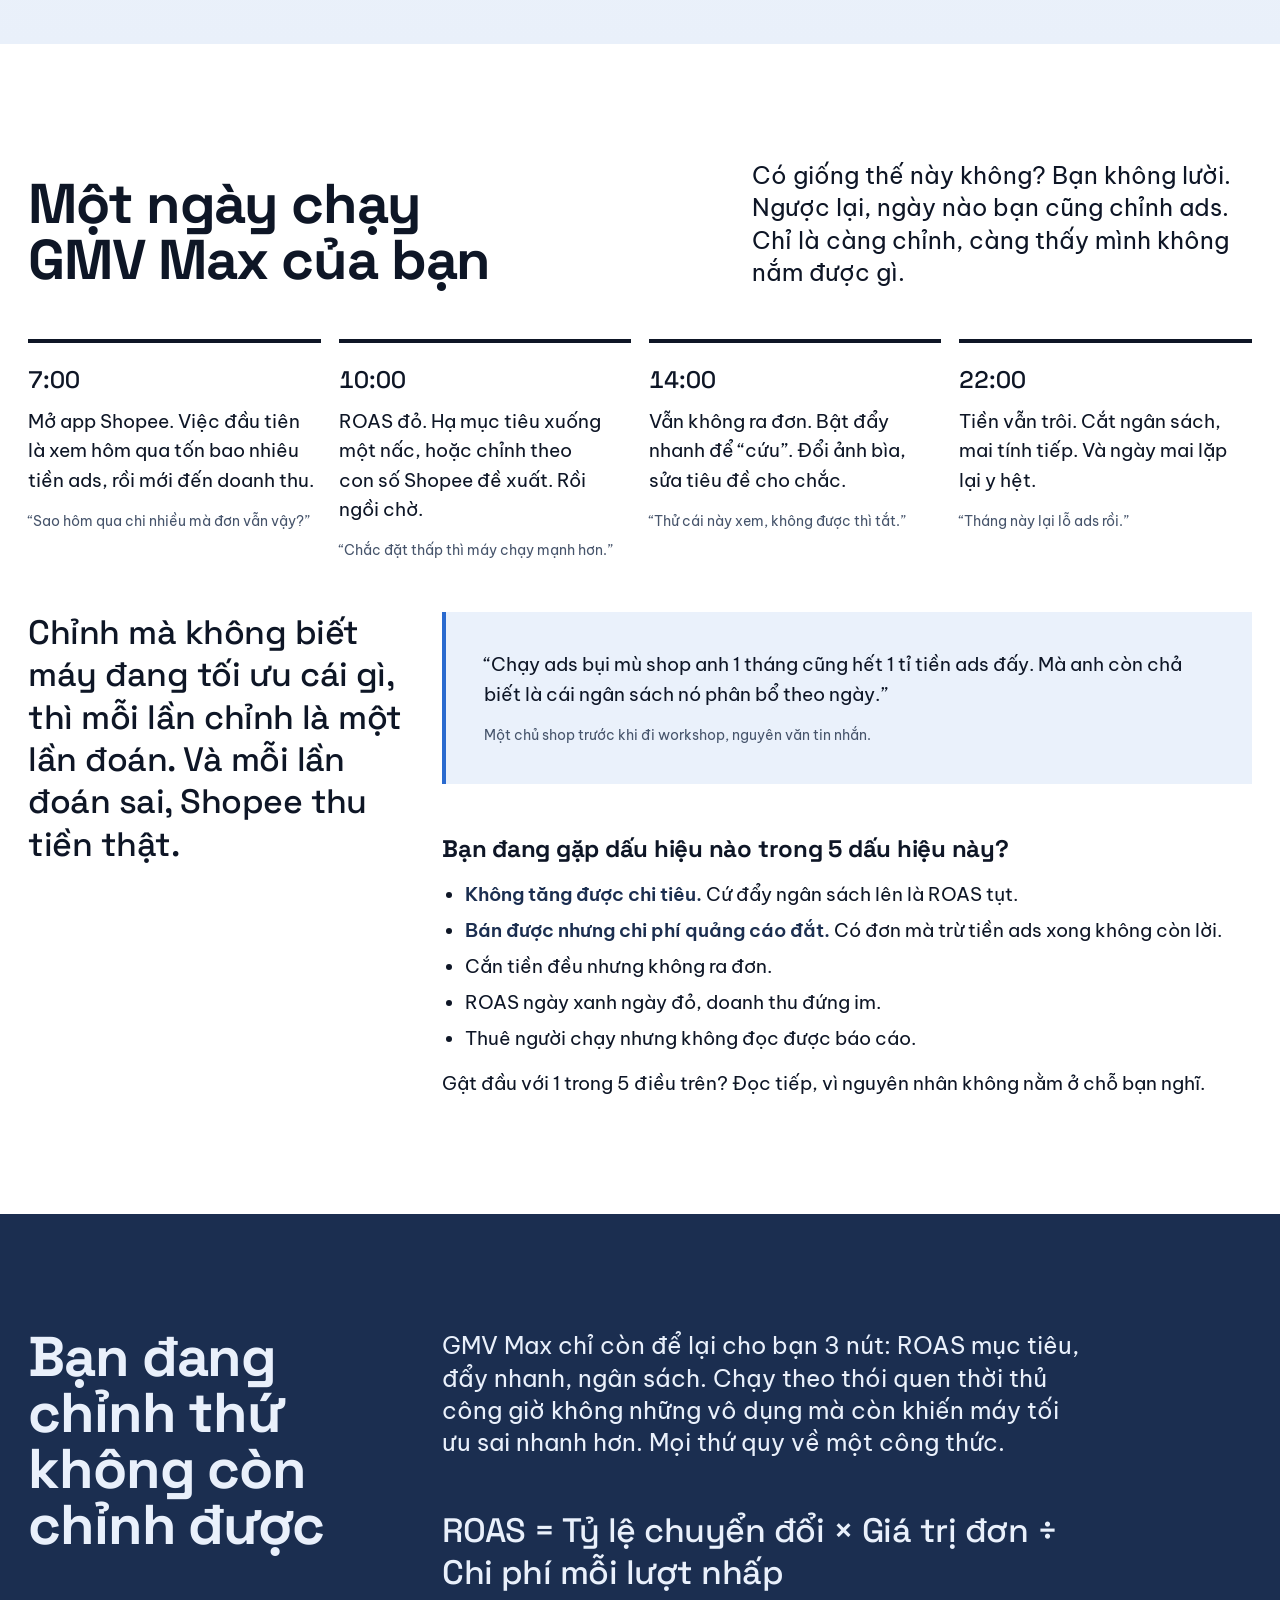
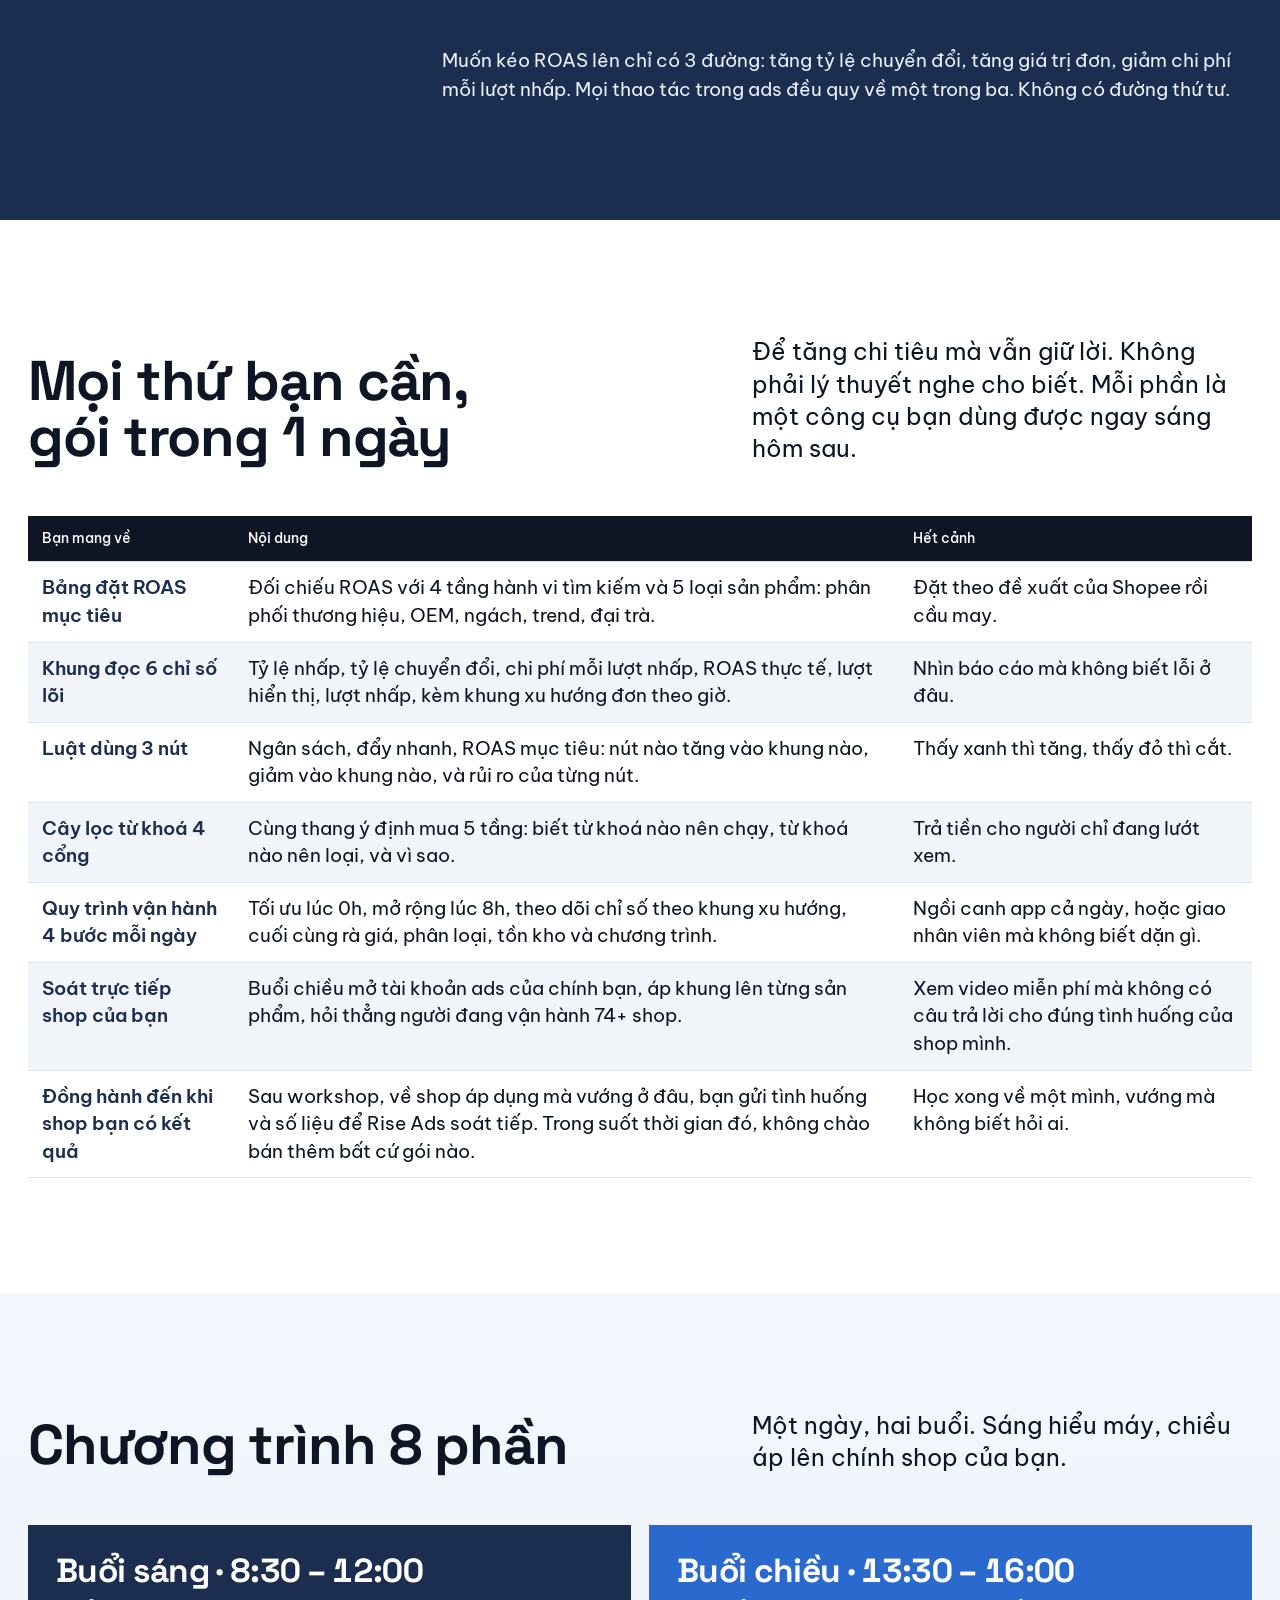
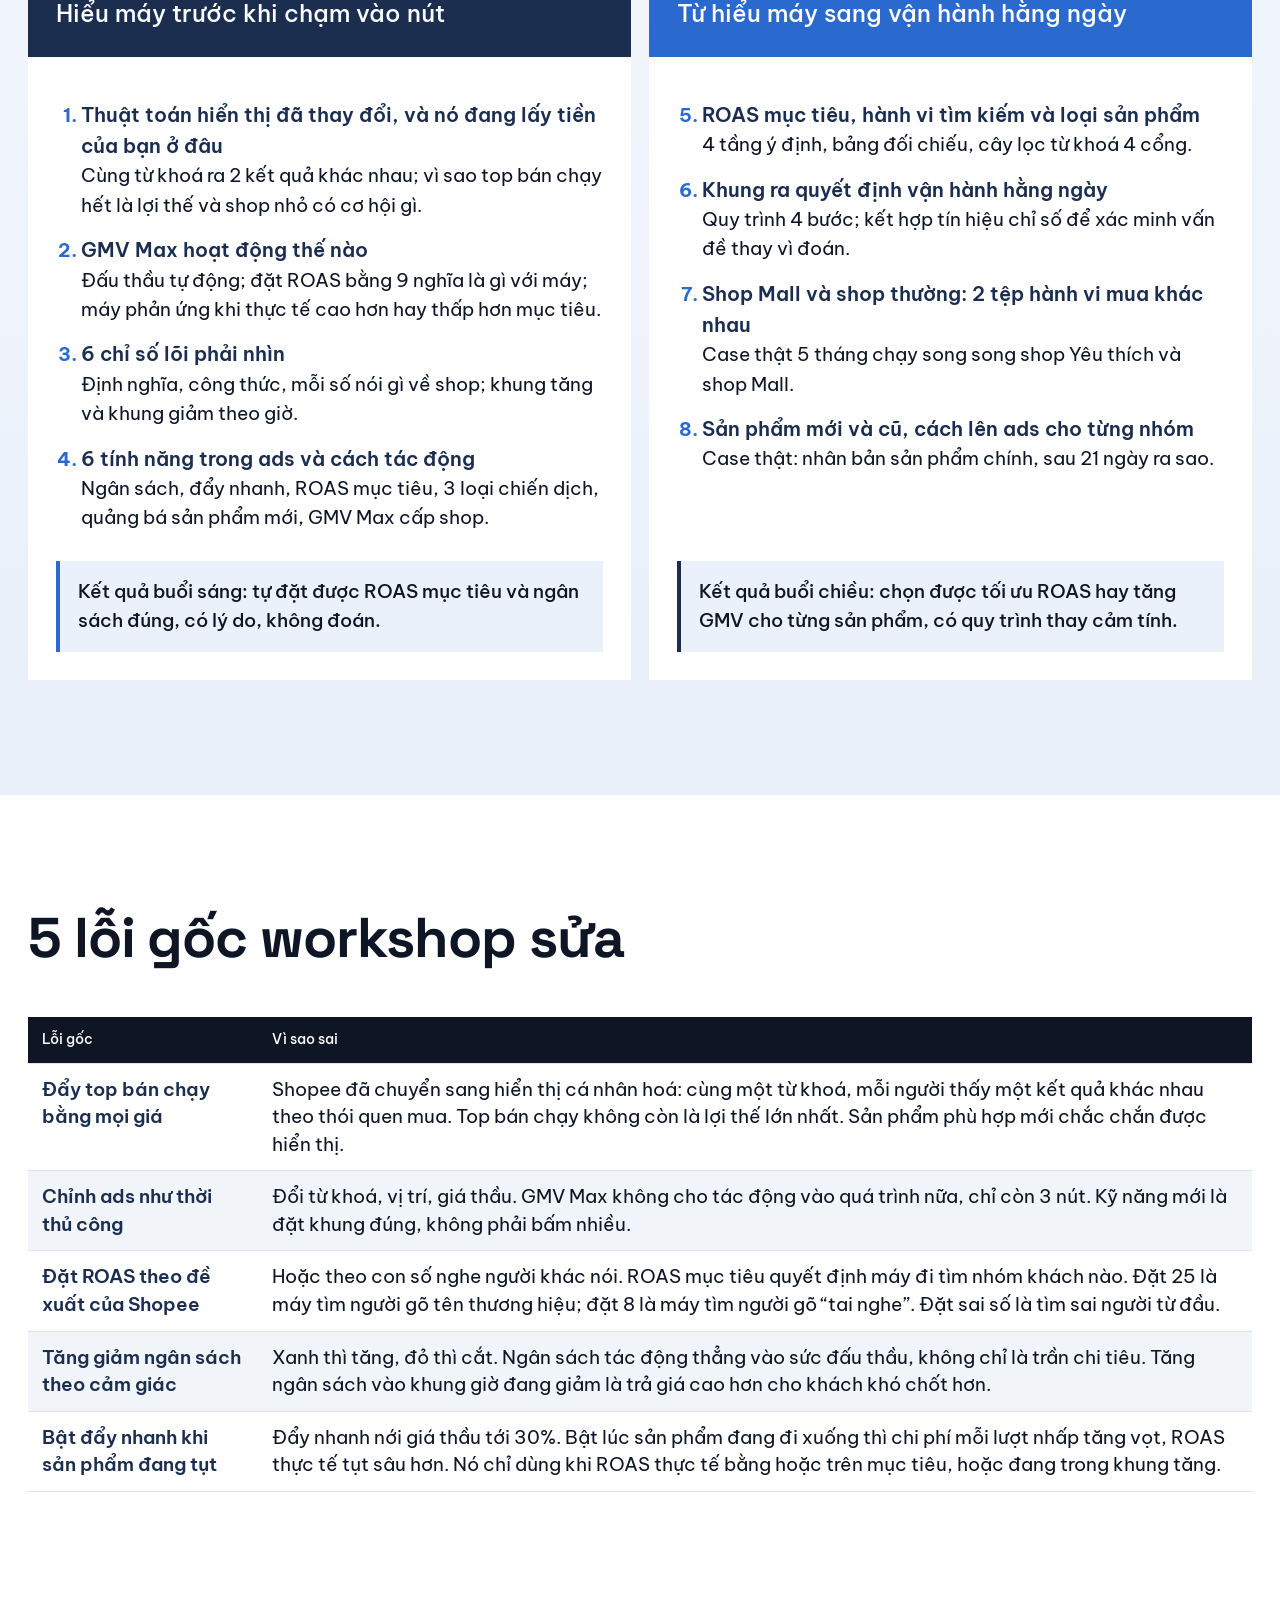
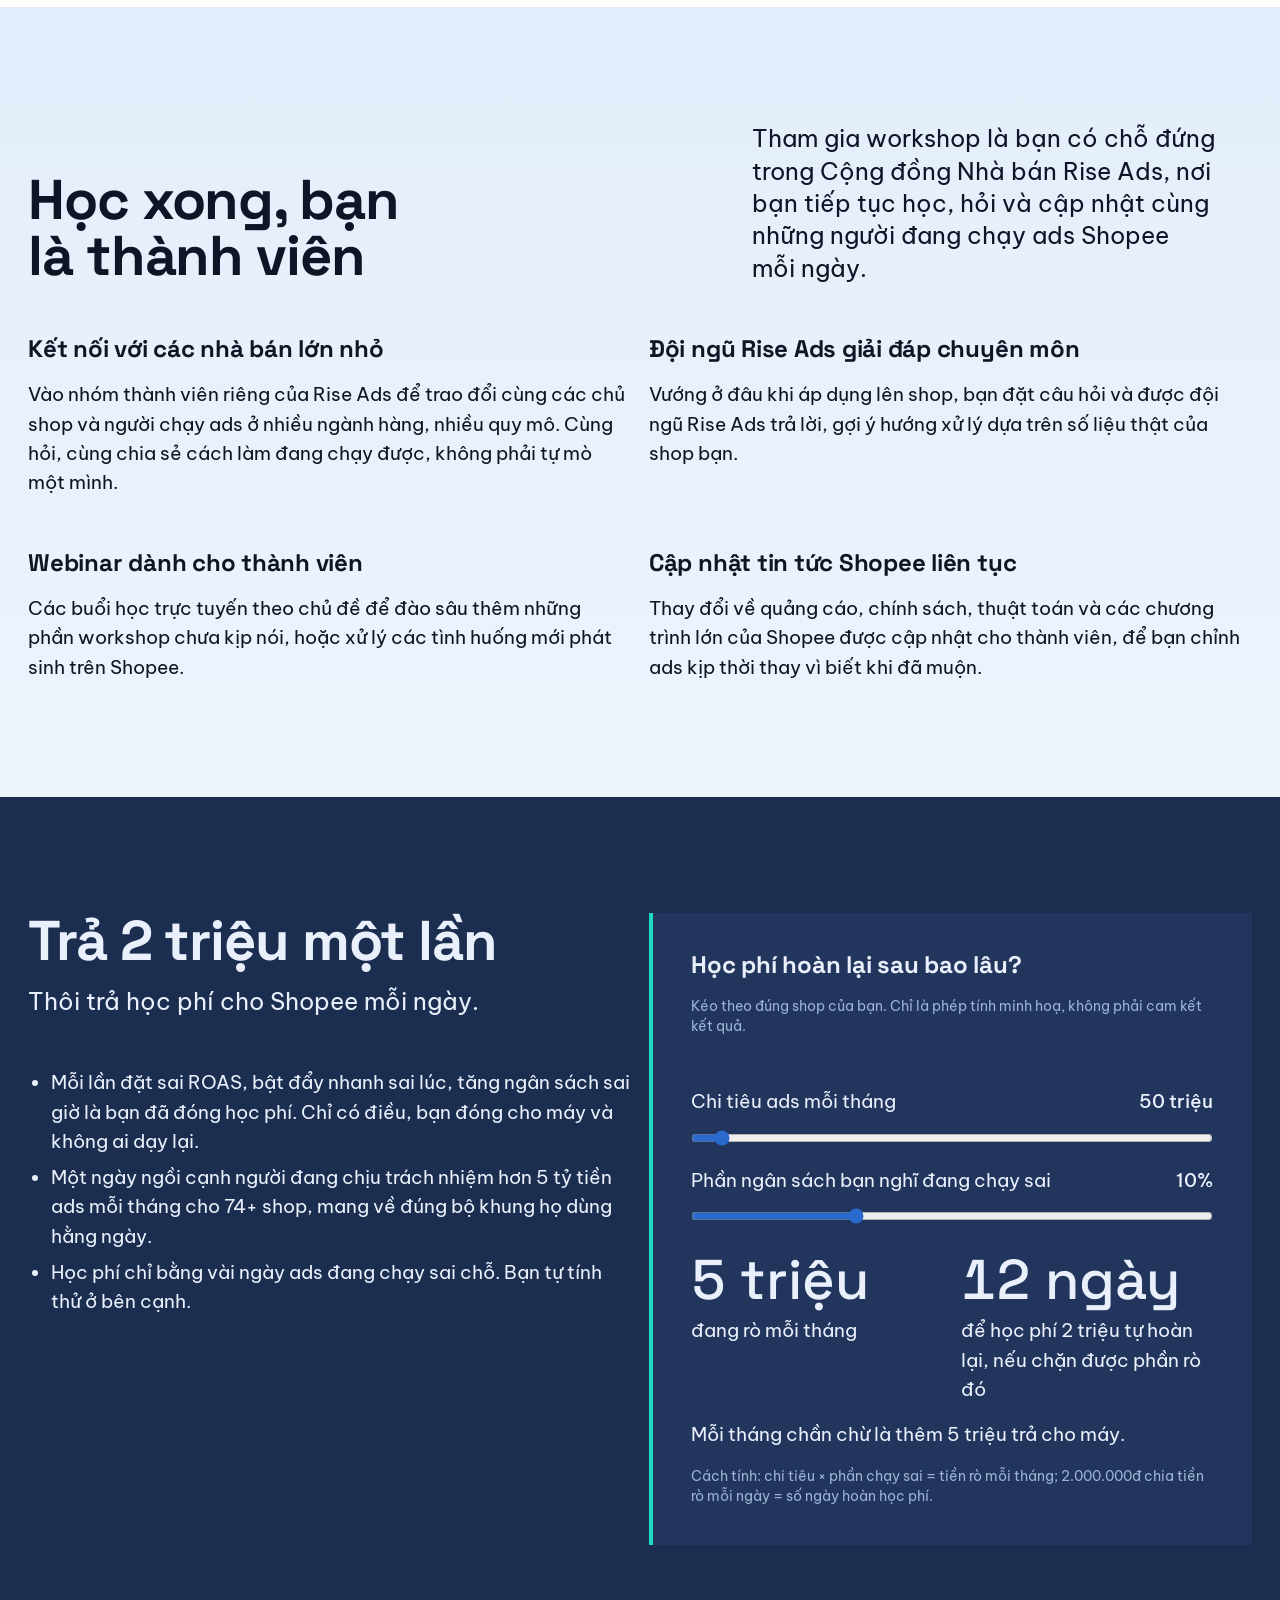
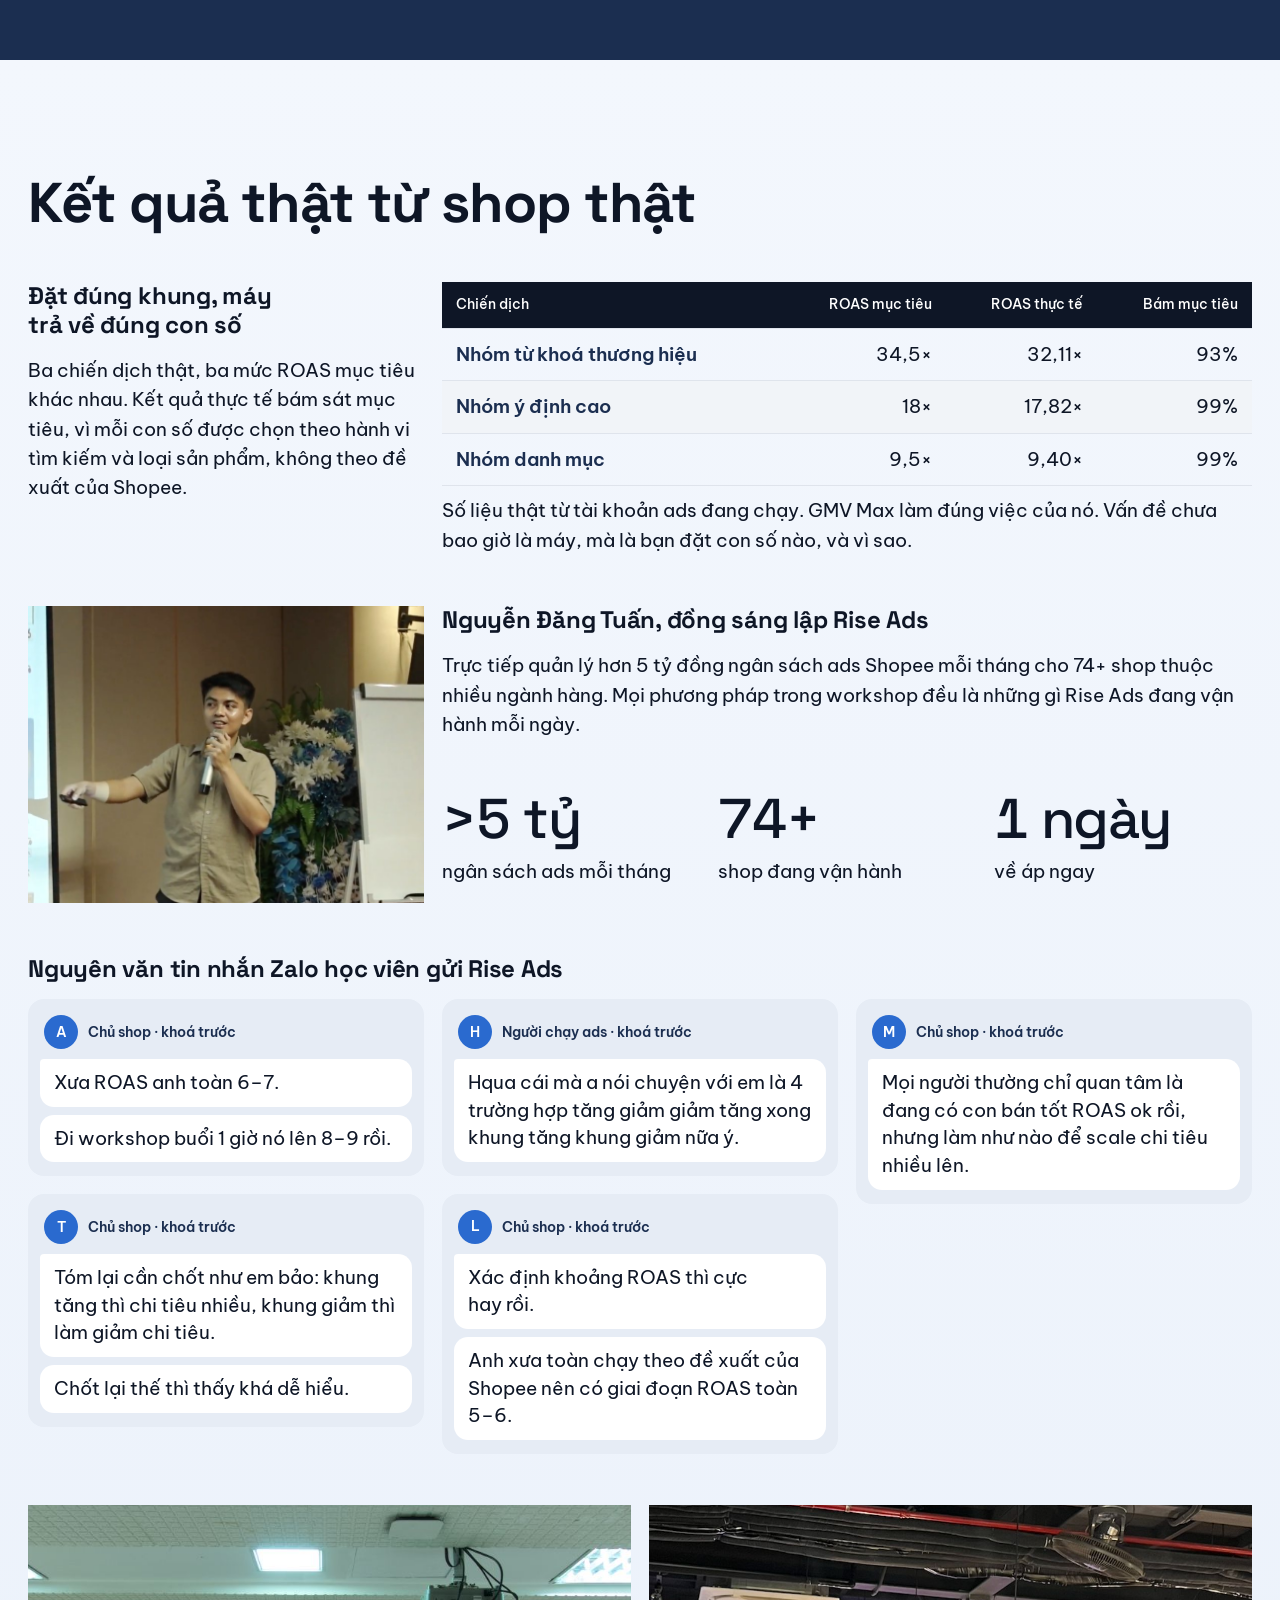
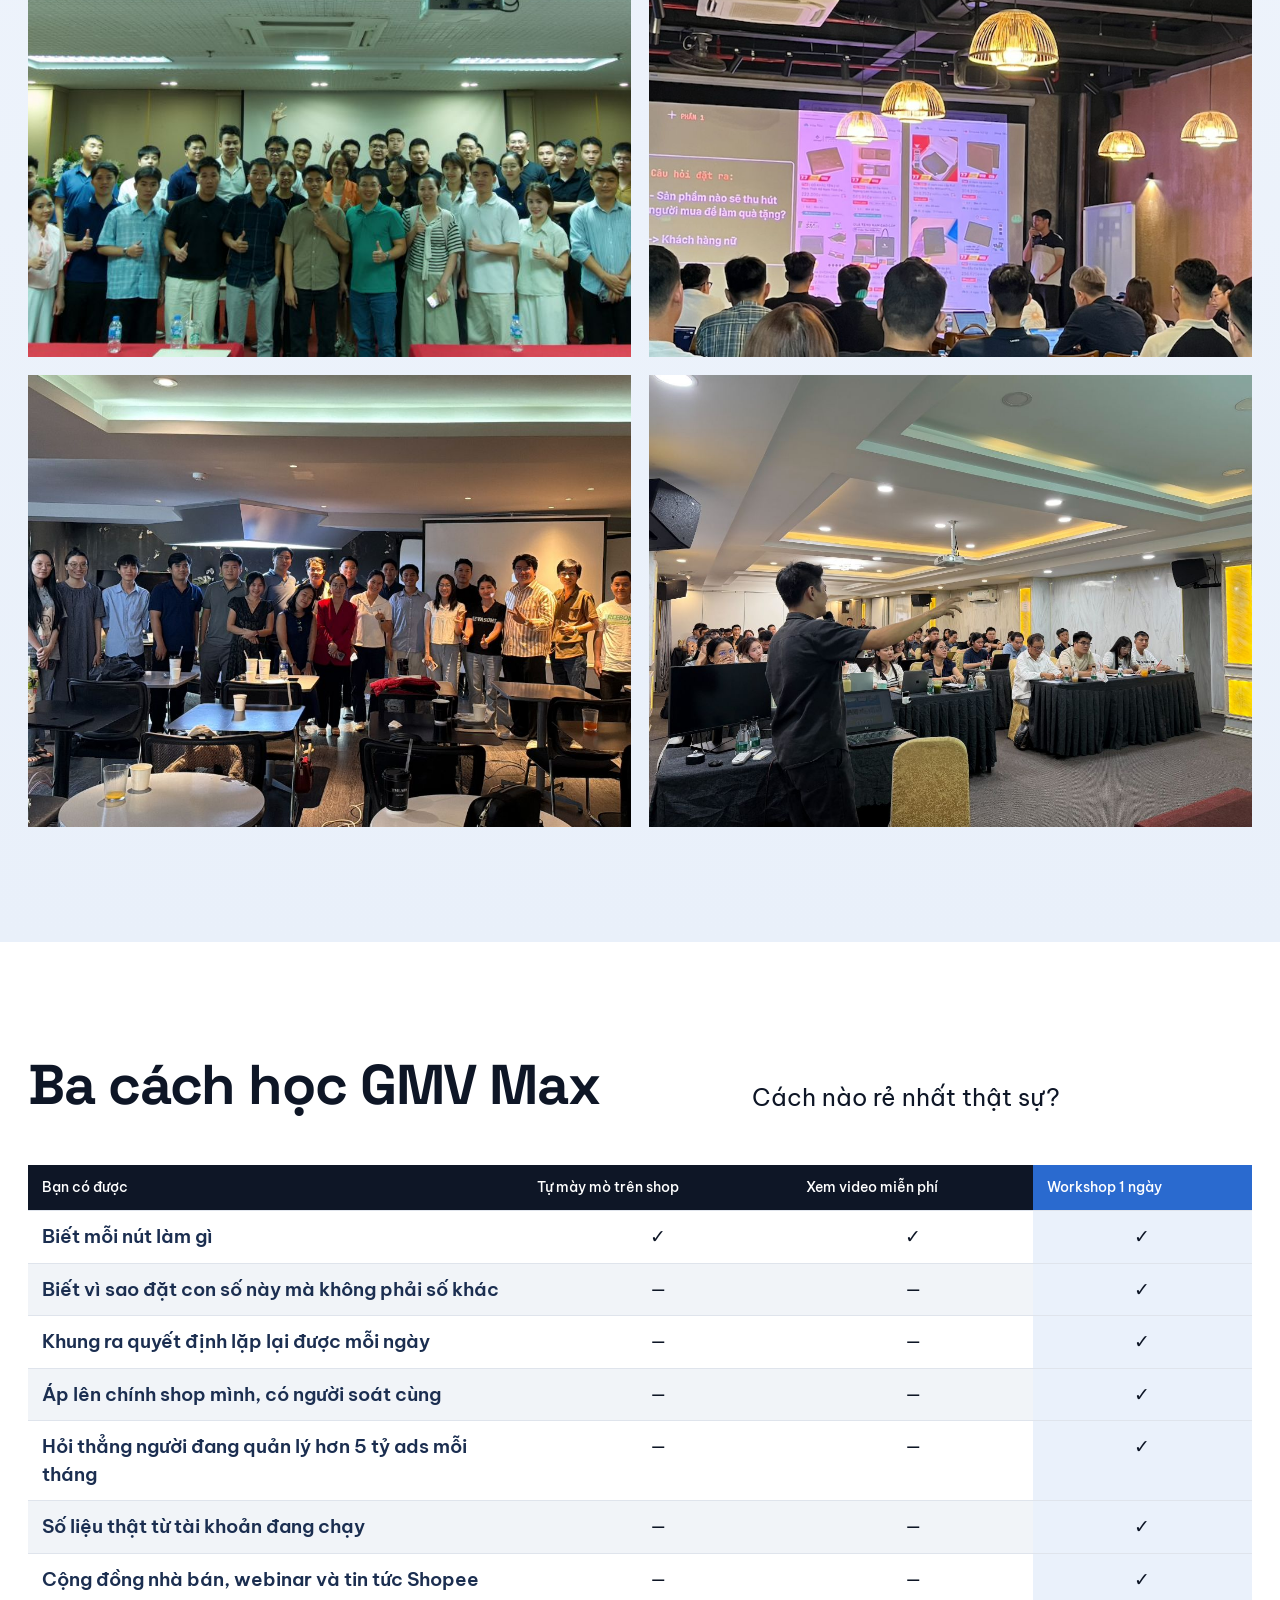
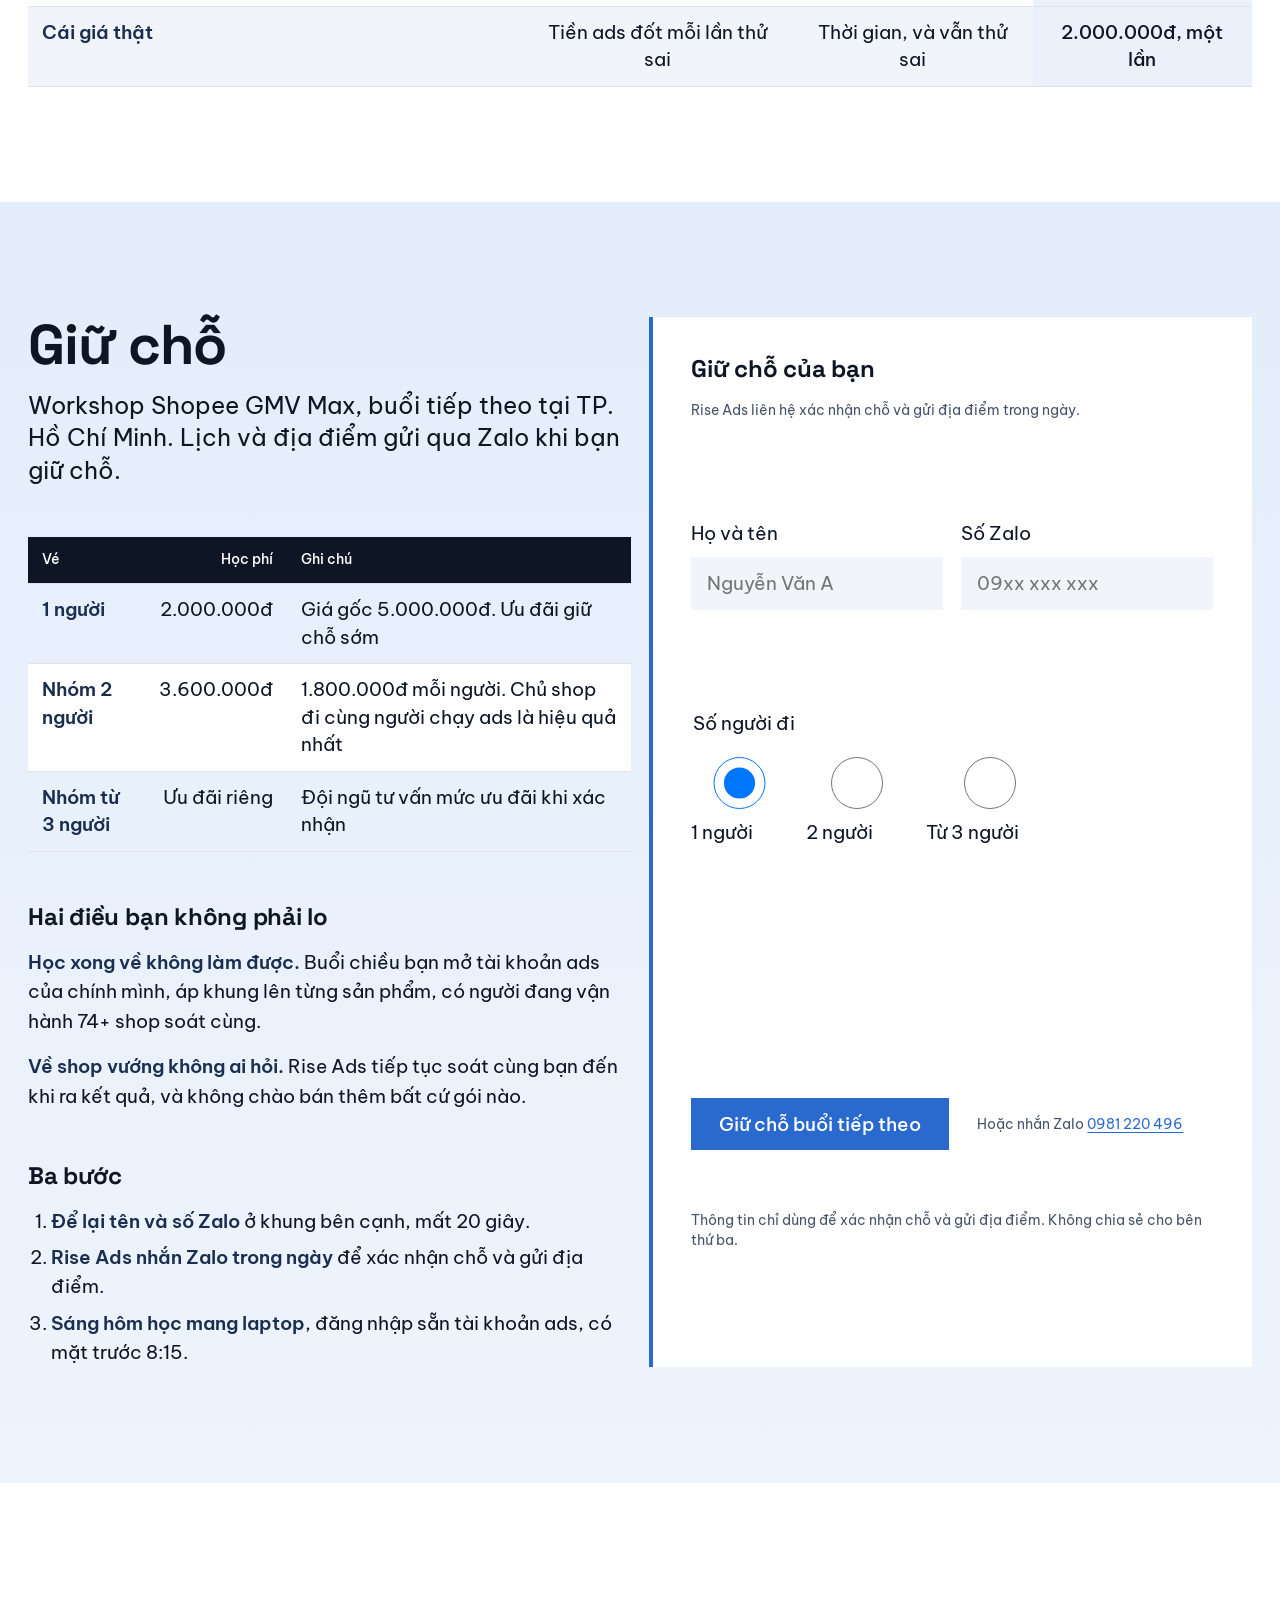
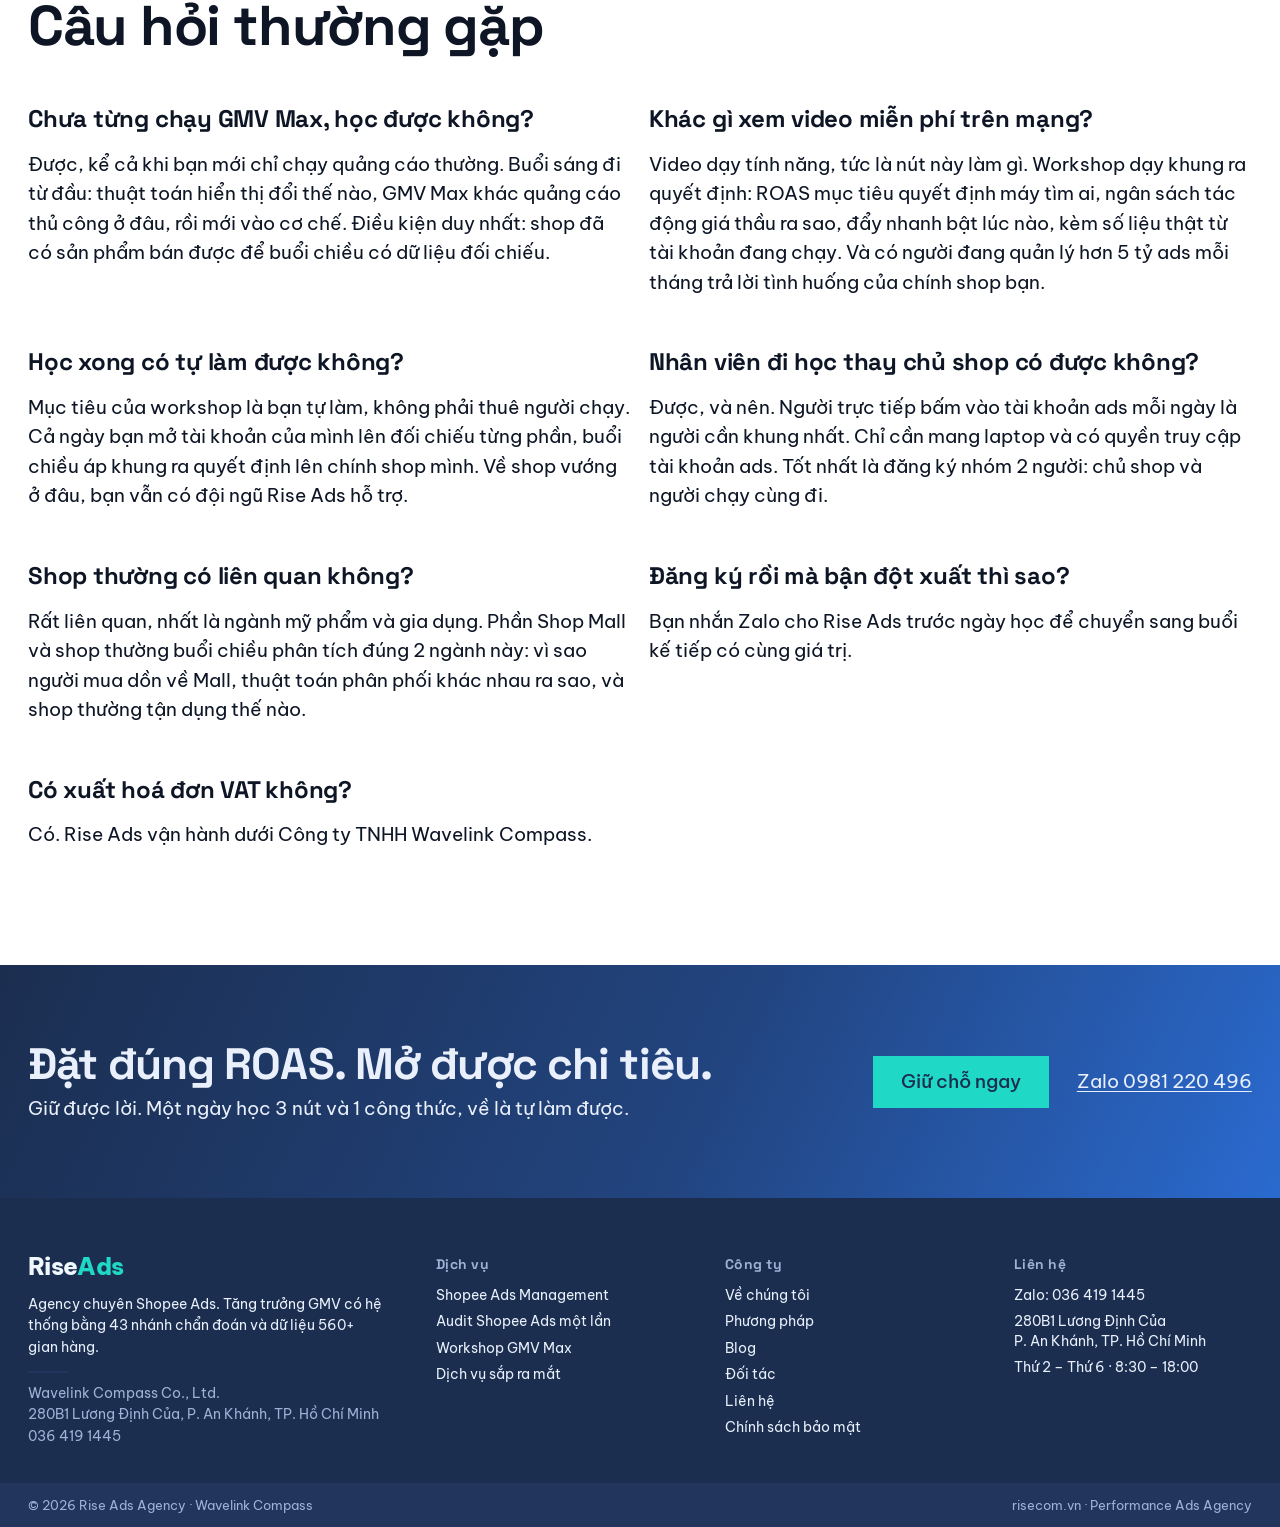
<file: workshop.html>
<!doctype html>
<!-- TỰ SINH từ src/workshop.html bằng tools/build_site.py. Đừng sửa file này: sửa chữ cố định trong src/, sửa thông tin chung ở risecom.vn/admin (Thông tin website). -->
<html lang="vi">
<head>
<meta charset="utf-8">
<meta name="viewport" content="width=device-width, initial-scale=1">
<title>Workshop Shopee GMV Max – Đặt đúng ROAS, tăng chi tiêu mà vẫn còn lời</title>
<meta name="description" content="Workshop 1 ngày của Rise Ads: bảng đặt ROAS mục tiêu, 6 chỉ số lõi, luật dùng 3 nút GMV Max, soát trực tiếp shop của bạn. Hỗ trợ sau workshop đến khi có kết quả.">
<meta name="theme-color" content="#1b2e50">
<meta property="og:title" content="Workshop Shopee GMV Max – Rise Ads">
<meta property="og:description" content="Đặt đúng ROAS, tăng chi tiêu mà vẫn còn lời. Một ngày, 3 nút và 1 công thức, về là tự làm được.">
<meta property="og:image" content="assets/workshop/photo-1.jpg">
<link rel="icon" href="favicon.svg" type="image/svg+xml">
<link rel="preconnect" href="https://fonts.googleapis.com">
<link rel="preconnect" href="https://fonts.gstatic.com" crossorigin>
<link href="https://fonts.googleapis.com/css2?family=Be+Vietnam+Pro:wght@400;500;600;800&family=Space+Grotesk:wght@500;700&display=swap" rel="stylesheet">
<link rel="stylesheet" href="styles.css?v=20261104k">
</head>
<body>

<div class="topbar field-navy">
  <header class="nav wrap">
    <a class="mark" href="index.html" aria-label="RiseAds, trang chủ">Rise<b>Ads</b></a>
    <nav class="nav-links" aria-label="Chính">
      <a href="services.html">Dịch vụ</a>
      <a href="shopee-ads.html">Shopee Ads</a>
      <a href="workshop.html" aria-current="page">Workshop</a>
      <a href="blog.html">Blog</a>
      <a href="company.html">Công ty</a>
      <a href="clients.html">Đối tác</a>
    </nav>
    <div class="nav-act">
      <a class="btn" href="#giu-cho">Giữ chỗ</a>
      <button class="menu-btn" type="button" aria-expanded="false" aria-controls="sheet">Menu</button>
    </div>
  </header>
</div>
<div class="field-navy">
  <section class="hero" aria-labelledby="h1">
    <div class="wrap grid">
      <div class="hero-text">
        <p class="crumb"><a href="index.html">Trang chủ</a> / <a href="services.html">Dịch vụ</a> / Workshop GMV Max</p>
        <h1 id="h1">Đặt đúng ROAS cho GMV Max</h1>
        <p class="lead">Tăng chi tiêu mà vẫn còn lời. Một ngày để bạn có tư duy và kiến thức tự ra quyết định: tìm đúng con số cho shop mình và tự tin vận hành GMV Max, không còn đoán mò.</p>
        <div class="actions">
          <a class="btn" href="#giu-cho">Giữ chỗ buổi tiếp theo</a>
          <a class="link" href="#mang-ve">Bạn mang về gì</a>
        </div>
        <!-- W1: khi có lịch mới, thay dòng dưới bằng "Thứ ..., ngày ... · TP. Hồ Chí Minh · ưu đãi đến hết ..." -->
        <p class="mt-s">Buổi tiếp theo tại TP. Hồ Chí Minh. Lịch gửi qua Zalo khi bạn giữ chỗ.</p>
        <p class="facts"><span><b>1</b>ngày</span><span><b>3</b>nút GMV Max</span><span><b>1</b>công thức</span></p>
      </div>
      <figure class="hero-media photo">
        <img src="assets/workshop/photo-1.jpg" alt="Một buổi workshop của Rise Ads: giảng viên đứng trước lớp, học viên mở laptop theo dõi" width="1200" height="873">
        <figcaption>Buổi workshop GMV Max gần nhất tại TP. Hồ Chí Minh.</figcaption>
      </figure>
    </div>
  </section>
</div>

<!-- Dành cho ai -->
<section class="surface" aria-labelledby="h-ai">
  <div class="wrap">
    <h2 id="h-ai" class="visually-hidden">Buổi này dành cho ai</h2>
    <p class="statement statement--center reveal">Đây không phải buổi dạy bấm nút. Đây là <b>1 ngày mổ chính shop của bạn</b> cùng người đang vận hành 74+ shop.</p>
    <div class="who reveal">
      <div class="who-yes">
        <h3>Bạn nên đi nếu là</h3>
        <ul>
          <li>Chủ shop đang tự chạy GMV Max, có đơn nhưng không biết tiền ads đi đâu</li>
          <li>Người trực tiếp quản lý ads, muốn có khung ra quyết định thay vì làm theo cảm giác</li>
          <li>Đang thuê người chạy nhưng không đọc được báo cáo</li>
          <li>Shop đã có sản phẩm bán được, có đánh giá, muốn nâng ads lên có hệ thống</li>
        </ul>
      </div>
      <div class="who-no">
        <h3>Bạn chưa cần đi nếu</h3>
        <ul>
          <li>Shop chưa có đơn tự nhiên, chưa có sản phẩm chứng minh bán được</li>
          <li>Đang tìm mẹo “hack” thuật toán: workshop không có phần đó</li>
          <li>Muốn có người chạy giúp: đây là buổi dạy bạn tự làm, không phải dịch vụ. <a href="shopee-ads.html">Dịch vụ vận hành ở đây</a></li>
        </ul>
      </div>
    </div>
  </div>
</section>
<!-- Một ngày chạy GMV Max -->
<section aria-labelledby="h-day">
  <div class="wrap">
    <div class="sec-head reveal">
      <h2 id="h-day">Một ngày chạy GMV Max của bạn</h2>
      <p class="lead">Có giống thế này không? Bạn không lười. Ngược lại, ngày nào bạn cũng chỉnh ads. Chỉ là càng chỉnh, càng thấy mình không nắm được gì.</p>
    </div>
    <ol class="tl reveal" aria-label="Bốn mốc giờ trong ngày">
      <li><span class="tl-k">7:00</span><p>Mở app Shopee. Việc đầu tiên là xem hôm qua tốn bao nhiêu tiền ads, rồi mới đến doanh thu.</p><p class="small mt-s">“Sao hôm qua chi nhiều mà đơn vẫn vậy?”</p></li>
      <li><span class="tl-k">10:00</span><p>ROAS đỏ. Hạ mục tiêu xuống một nấc, hoặc chỉnh theo con số Shopee đề xuất. Rồi ngồi chờ.</p><p class="small mt-s">“Chắc đặt thấp thì máy chạy mạnh hơn.”</p></li>
      <li><span class="tl-k">14:00</span><p>Vẫn không ra đơn. Bật đẩy nhanh để “cứu”. Đổi ảnh bìa, sửa tiêu đề cho chắc.</p><p class="small mt-s">“Thử cái này xem, không được thì tắt.”</p></li>
      <li><span class="tl-k">22:00</span><p>Tiền vẫn trôi. Cắt ngân sách, mai tính tiếp. Và ngày mai lặp lại y hệt.</p><p class="small mt-s">“Tháng này lại lỗ ads rồi.”</p></li>
    </ol>
    <div class="grid mt">
      <blockquote class="statement c-lead reveal">Chỉnh mà không biết máy đang tối ưu cái gì, thì mỗi lần chỉnh là một lần đoán. Và mỗi lần đoán sai, Shopee thu tiền thật.</blockquote>
      <div class="c-body reveal">
        <blockquote class="panel"><p>“Chạy ads bụi mù shop anh 1 tháng cũng hết 1 tỉ tiền ads đấy. Mà anh còn chả biết là cái ngân sách nó phân bổ theo ngày.”</p><p class="small mt-s">Một chủ shop trước khi đi workshop, nguyên văn tin nhắn.</p></blockquote>
        <h3 class="mt">Bạn đang gặp dấu hiệu nào trong 5 dấu hiệu này?</h3>
        <ul class="mt-s">
          <li><b>Không tăng được chi tiêu.</b> Cứ đẩy ngân sách lên là ROAS tụt.</li>
          <li><b>Bán được nhưng chi phí quảng cáo đắt.</b> Có đơn mà trừ tiền ads xong không còn lời.</li>
          <li>Cắn tiền đều nhưng không ra đơn.</li>
          <li>ROAS ngày xanh ngày đỏ, doanh thu đứng im.</li>
          <li>Thuê người chạy nhưng không đọc được báo cáo.</li>
        </ul>
        <p class="mt-s">Gật đầu với 1 trong 5 điều trên? Đọc tiếp, vì nguyên nhân không nằm ở chỗ bạn nghĩ.</p>
      </div>
    </div>
  </div>
</section>

<!-- Vấn đề gốc -->
<section class="field-navy" aria-labelledby="h-goc">
  <div class="wrap grid">
    <div class="c-lead reveal"><h2 id="h-goc">Bạn đang chỉnh thứ không còn chỉnh được</h2></div>
    <div class="c-body stack reveal">
      <p class="lead">GMV Max chỉ còn để lại cho bạn 3 nút: ROAS mục tiêu, đẩy nhanh, ngân sách. Chạy theo thói quen thời thủ công giờ không những vô dụng mà còn khiến máy tối ưu sai nhanh hơn. Mọi thứ quy về một công thức.</p>
      <p class="statement">ROAS = Tỷ lệ chuyển đổi × Giá trị đơn ÷ Chi phí mỗi lượt nhấp</p>
      <p>Muốn kéo ROAS lên chỉ có 3 đường: tăng tỷ lệ chuyển đổi, tăng giá trị đơn, giảm chi phí mỗi lượt nhấp. Mọi thao tác trong ads đều quy về một trong ba. Không có đường thứ tư.</p>
    </div>
  </div>
</section>

<!-- Bạn mang về -->
<section id="mang-ve" aria-labelledby="h-mv">
  <div class="wrap">
    <div class="sec-head reveal">
      <h2 id="h-mv">Mọi thứ bạn cần, gói trong 1 ngày</h2>
      <p class="lead">Để tăng chi tiêu mà vẫn giữ lời. Không phải lý thuyết nghe cho biết. Mỗi phần là một công cụ bạn dùng được ngay sáng hôm sau.</p>
    </div>
    <div class="reveal">
      <table class="tbl tbl-stack">
        <thead><tr><th>Bạn mang về</th><th>Nội dung</th><th>Hết cảnh</th></tr></thead>
        <tbody>
          <tr><td class="k" data-l="Bạn mang về">Bảng đặt ROAS mục tiêu</td><td data-l="Nội dung">Đối chiếu ROAS với 4 tầng hành vi tìm kiếm và 5 loại sản phẩm: phân phối thương hiệu, OEM, ngách, trend, đại trà.</td><td data-l="Hết cảnh">Đặt theo đề xuất của Shopee rồi cầu may.</td></tr>
          <tr><td class="k" data-l="Bạn mang về">Khung đọc 6 chỉ số lõi</td><td data-l="Nội dung">Tỷ lệ nhấp, tỷ lệ chuyển đổi, chi phí mỗi lượt nhấp, ROAS thực tế, lượt hiển thị, lượt nhấp, kèm khung xu hướng đơn theo giờ.</td><td data-l="Hết cảnh">Nhìn báo cáo mà không biết lỗi ở đâu.</td></tr>
          <tr><td class="k" data-l="Bạn mang về">Luật dùng 3 nút</td><td data-l="Nội dung">Ngân sách, đẩy nhanh, ROAS mục tiêu: nút nào tăng vào khung nào, giảm vào khung nào, và rủi ro của từng nút.</td><td data-l="Hết cảnh">Thấy xanh thì tăng, thấy đỏ thì cắt.</td></tr>
          <tr><td class="k" data-l="Bạn mang về">Cây lọc từ khoá 4 cổng</td><td data-l="Nội dung">Cùng thang ý định mua 5 tầng: biết từ khoá nào nên chạy, từ khoá nào nên loại, và vì sao.</td><td data-l="Hết cảnh">Trả tiền cho người chỉ đang lướt xem.</td></tr>
          <tr><td class="k" data-l="Bạn mang về">Quy trình vận hành 4 bước mỗi ngày</td><td data-l="Nội dung">Tối ưu lúc 0h, mở rộng lúc 8h, theo dõi chỉ số theo khung xu hướng, cuối cùng rà giá, phân loại, tồn kho và chương trình.</td><td data-l="Hết cảnh">Ngồi canh app cả ngày, hoặc giao nhân viên mà không biết dặn gì.</td></tr>
          <tr><td class="k" data-l="Bạn mang về">Soát trực tiếp shop của bạn</td><td data-l="Nội dung">Buổi chiều mở tài khoản ads của chính bạn, áp khung lên từng sản phẩm, hỏi thẳng người đang vận hành 74+ shop.</td><td data-l="Hết cảnh">Xem video miễn phí mà không có câu trả lời cho đúng tình huống của shop mình.</td></tr>
          <tr><td class="k" data-l="Bạn mang về">Đồng hành đến khi shop bạn có kết quả</td><td data-l="Nội dung">Sau workshop, về shop áp dụng mà vướng ở đâu, bạn gửi tình huống và số liệu để Rise Ads soát tiếp. Trong suốt thời gian đó, không chào bán thêm bất cứ gói nào.</td><td data-l="Hết cảnh">Học xong về một mình, vướng mà không biết hỏi ai.</td></tr>
        </tbody>
      </table>
    </div>
  </div>
</section>

<!-- Chương trình -->
<section class="surface" aria-labelledby="h-ct">
  <div class="wrap">
    <div class="sec-head reveal">
      <h2 id="h-ct">Chương trình 8 phần</h2>
      <p class="lead">Một ngày, hai buổi. Sáng hiểu máy, chiều áp lên chính shop của bạn.</p>
    </div>
    <div class="grid-2">
      <article class="session session--am reveal">
        <div class="session-head"><span class="s-when">Buổi sáng · 8:30 – 12:00</span><span class="s-title">Hiểu máy trước khi chạm vào nút</span></div>
        <div class="session-body">
          <ol>
            <li><b>Thuật toán hiển thị đã thay đổi, và nó đang lấy tiền của bạn ở đâu</b> Cùng từ khoá ra 2 kết quả khác nhau; vì sao top bán chạy hết là lợi thế và shop nhỏ có cơ hội gì.</li>
            <li><b>GMV Max hoạt động thế nào</b> Đấu thầu tự động; đặt ROAS bằng 9 nghĩa là gì với máy; máy phản ứng khi thực tế cao hơn hay thấp hơn mục tiêu.</li>
            <li><b>6 chỉ số lõi phải nhìn</b> Định nghĩa, công thức, mỗi số nói gì về shop; khung tăng và khung giảm theo giờ.</li>
            <li><b>6 tính năng trong ads và cách tác động</b> Ngân sách, đẩy nhanh, ROAS mục tiêu, 3 loại chiến dịch, quảng bá sản phẩm mới, GMV Max cấp shop.</li>
          </ol>
        </div>
        <p class="session-foot">Kết quả buổi sáng: tự đặt được ROAS mục tiêu và ngân sách đúng, có lý do, không đoán.</p>
      </article>
      <article class="session session--pm reveal">
        <div class="session-head"><span class="s-when">Buổi chiều · 13:30 – 16:00</span><span class="s-title">Từ hiểu máy sang vận hành hằng ngày</span></div>
        <div class="session-body">
          <ol start="5">
            <li><b>ROAS mục tiêu, hành vi tìm kiếm và loại sản phẩm</b> 4 tầng ý định, bảng đối chiếu, cây lọc từ khoá 4 cổng.</li>
            <li><b>Khung ra quyết định vận hành hằng ngày</b> Quy trình 4 bước; kết hợp tín hiệu chỉ số để xác minh vấn đề thay vì đoán.</li>
            <li><b>Shop Mall và shop thường: 2 tệp hành vi mua khác nhau</b> Case thật 5 tháng chạy song song shop Yêu thích và shop Mall.</li>
            <li><b>Sản phẩm mới và cũ, cách lên ads cho từng nhóm</b> Case thật: nhân bản sản phẩm chính, sau 21 ngày ra sao.</li>
          </ol>
        </div>
        <p class="session-foot">Kết quả buổi chiều: chọn được tối ưu ROAS hay tăng GMV cho từng sản phẩm, có quy trình thay cảm tính.</p>
      </article>
    </div>
  </div>
</section>

<!-- 5 lỗi gốc -->
<section aria-labelledby="h-loi">
  <div class="wrap">
    <h2 id="h-loi" class="reveal">5 lỗi gốc workshop sửa</h2>
    <table class="tbl tbl-stack reveal">
        <thead><tr><th>Lỗi gốc</th><th>Vì sao sai</th></tr></thead>
        <tbody>
        <tr><td class="k" data-l="Lỗi gốc">Đẩy top bán chạy bằng mọi giá</td><td data-l="Vì sao sai">Shopee đã chuyển sang hiển thị cá nhân hoá: cùng một từ khoá, mỗi người thấy một kết quả khác nhau theo thói quen mua. Top bán chạy không còn là lợi thế lớn nhất. Sản phẩm phù hợp mới chắc chắn được hiển thị.</td></tr>
        <tr><td class="k" data-l="Lỗi gốc">Chỉnh ads như thời thủ công</td><td data-l="Vì sao sai">Đổi từ khoá, vị trí, giá thầu. GMV Max không cho tác động vào quá trình nữa, chỉ còn 3 nút. Kỹ năng mới là đặt khung đúng, không phải bấm nhiều.</td></tr>
        <tr><td class="k" data-l="Lỗi gốc">Đặt ROAS theo đề xuất của Shopee</td><td data-l="Vì sao sai">Hoặc theo con số nghe người khác nói. ROAS mục tiêu quyết định máy đi tìm nhóm khách nào. Đặt 25 là máy tìm người gõ tên thương hiệu; đặt 8 là máy tìm người gõ “tai nghe”. Đặt sai số là tìm sai người từ đầu.</td></tr>
        <tr><td class="k" data-l="Lỗi gốc">Tăng giảm ngân sách theo cảm giác</td><td data-l="Vì sao sai">Xanh thì tăng, đỏ thì cắt. Ngân sách tác động thẳng vào sức đấu thầu, không chỉ là trần chi tiêu. Tăng ngân sách vào khung giờ đang giảm là trả giá cao hơn cho khách khó chốt hơn.</td></tr>
        <tr><td class="k" data-l="Lỗi gốc">Bật đẩy nhanh khi sản phẩm đang tụt</td><td data-l="Vì sao sai">Đẩy nhanh nới giá thầu tới 30%. Bật lúc sản phẩm đang đi xuống thì chi phí mỗi lượt nhấp tăng vọt, ROAS thực tế tụt sâu hơn. Nó chỉ dùng khi ROAS thực tế bằng hoặc trên mục tiêu, hoặc đang trong khung tăng.</td></tr>
        </tbody>
        </table>
  </div>
</section>

<!-- Quyền lợi thành viên -->
<section class="field-sky" aria-labelledby="h-tv">
  <div class="wrap">
    <div class="sec-head reveal">
      <h2 id="h-tv">Học xong, bạn là thành viên</h2>
      <p class="lead">Tham gia workshop là bạn có chỗ đứng trong Cộng đồng Nhà bán Rise Ads, nơi bạn tiếp tục học, hỏi và cập nhật cùng những người đang chạy ads Shopee mỗi ngày.</p>
    </div>
    <div class="grid-2 reveal">
      <div><h3>Kết nối với các nhà bán lớn nhỏ</h3><p class="mt-s">Vào nhóm thành viên riêng của Rise Ads để trao đổi cùng các chủ shop và người chạy ads ở nhiều ngành hàng, nhiều quy mô. Cùng hỏi, cùng chia sẻ cách làm đang chạy được, không phải tự mò một mình.</p></div>
      <div><h3>Đội ngũ Rise Ads giải đáp chuyên môn</h3><p class="mt-s">Vướng ở đâu khi áp dụng lên shop, bạn đặt câu hỏi và được đội ngũ Rise Ads trả lời, gợi ý hướng xử lý dựa trên số liệu thật của shop bạn.</p></div>
      <div><h3>Webinar dành cho thành viên</h3><p class="mt-s">Các buổi học trực tuyến theo chủ đề để đào sâu thêm những phần workshop chưa kịp nói, hoặc xử lý các tình huống mới phát sinh trên Shopee.</p></div>
      <div><h3>Cập nhật tin tức Shopee liên tục</h3><p class="mt-s">Thay đổi về quảng cáo, chính sách, thuật toán và các chương trình lớn của Shopee được cập nhật cho thành viên, để bạn chỉnh ads kịp thời thay vì biết khi đã muộn.</p></div>
    </div>
  </div>
</section>

<!-- Giá trị + máy tính -->
<section class="field-navy" aria-labelledby="h-gt">
  <div class="wrap grid">
    <div class="c-half-a reveal">
      <!-- Giá vé Nhi duyệt 03/11: 2.000.000đ (gốc 5.000.000đ), có thể cập nhật sau -->
      <h2 id="h-gt">Trả 2 triệu một lần</h2>
      <p class="lead mt-s">Thôi trả học phí cho Shopee mỗi ngày.</p>
      <ul class="mt">
        <li>Mỗi lần đặt sai ROAS, bật đẩy nhanh sai lúc, tăng ngân sách sai giờ là bạn đã đóng học phí. Chỉ có điều, bạn đóng cho máy và không ai dạy lại.</li>
        <li>Một ngày ngồi cạnh người đang chịu trách nhiệm hơn 5 tỷ tiền ads mỗi tháng cho 74+ shop, mang về đúng bộ khung họ dùng hằng ngày.</li>
        <li>Học phí chỉ bằng vài ngày ads đang chạy sai chỗ. Bạn tự tính thử ở bên cạnh.</li>
      </ul>
    </div>
    <div class="c-half-b reveal">
      <div class="panel calc" data-calc data-fee="2">
        <h3>Học phí hoàn lại sau bao lâu?</h3>
        <p class="small mt-s">Kéo theo đúng shop của bạn. Chỉ là phép tính minh hoạ, không phải cam kết kết quả.</p>
        <div class="mt">
          <label for="c-spend">Chi tiêu ads mỗi tháng <output data-out="spend" for="c-spend">50 triệu</output></label>
          <input type="range" id="c-spend" name="c_spend" min="5" max="1000" step="5" value="50">
          <label for="c-waste">Phần ngân sách bạn nghĩ đang chạy sai <output data-out="waste" for="c-waste">10%</output></label>
          <input type="range" id="c-waste" name="c_waste" min="1" max="30" step="1" value="10">
        </div>
        <div class="c-out" aria-live="polite">
          <div><b data-out="loss">5 triệu</b><span>đang rò mỗi tháng</span></div>
          <div><b data-out="days">12 ngày</b><span>để học phí 2 triệu tự hoàn lại, nếu chặn được phần rò đó</span></div>
        </div>
        <p class="mt-s" data-out="verdict">Mỗi tháng chần chừ là thêm 5 triệu trả cho máy.</p>
        <p class="small mt-s">Cách tính: chi tiêu × phần chạy sai = tiền rò mỗi tháng; 2.000.000đ chia tiền rò mỗi ngày = số ngày hoàn học phí.</p>
      </div>
    </div>
  </div>
</section>

<!-- Bằng chứng -->
<section class="surface" aria-labelledby="h-bc">
  <div class="wrap">
    <h2 id="h-bc" class="reveal">Kết quả thật từ shop thật</h2>
    <div class="grid mt">
      <div class="c-lead reveal"><h3>Đặt đúng khung, máy trả về đúng con số</h3><p class="mt-s">Ba chiến dịch thật, ba mức ROAS mục tiêu khác nhau. Kết quả thực tế bám sát mục tiêu, vì mỗi con số được chọn theo hành vi tìm kiếm và loại sản phẩm, không theo đề xuất của Shopee.</p></div>
      <div class="c-body reveal">
        <table class="tbl tbl-stack">
          <thead><tr><th>Chiến dịch</th><th class="r">ROAS mục tiêu</th><th class="r">ROAS thực tế</th><th class="r">Bám mục tiêu</th></tr></thead>
          <tbody>
            <tr><td class="k" data-l="Chiến dịch">Nhóm từ khoá thương hiệu</td><td class="r" data-l="Mục tiêu">34,5×</td><td class="r" data-l="Thực tế">32,11×</td><td class="r" data-l="Bám mục tiêu">93%</td></tr>
            <tr><td class="k" data-l="Chiến dịch">Nhóm ý định cao</td><td class="r" data-l="Mục tiêu">18×</td><td class="r" data-l="Thực tế">17,82×</td><td class="r" data-l="Bám mục tiêu">99%</td></tr>
            <tr><td class="k" data-l="Chiến dịch">Nhóm danh mục</td><td class="r" data-l="Mục tiêu">9,5×</td><td class="r" data-l="Thực tế">9,40×</td><td class="r" data-l="Bám mục tiêu">99%</td></tr>
          </tbody>
          <caption>Số liệu thật từ tài khoản ads đang chạy. GMV Max làm đúng việc của nó. Vấn đề chưa bao giờ là máy, mà là bạn đặt con số nào, và vì sao.</caption>
        </table>
      </div>
    </div>
    <div class="grid mt">
      <figure class="c-lead photo reveal">
        <img class="portrait" src="assets/workshop/teacher.jpg" alt="Nguyễn Đăng Tuấn đang giảng tại workshop, tay cầm micro, phía sau là bảng trắng" width="800" height="800">
      </figure>
      <div class="c-body reveal">
        <h3>Nguyễn Đăng Tuấn, đồng sáng lập Rise Ads</h3>
        <p class="mt-s">Trực tiếp quản lý hơn 5 tỷ đồng ngân sách ads Shopee mỗi tháng cho 74+ shop thuộc nhiều ngành hàng. Mọi phương pháp trong workshop đều là những gì Rise Ads đang vận hành mỗi ngày.</p>
        <div class="numbers mt"><div><span class="num">&gt;5 tỷ</span><p>ngân sách ads mỗi tháng</p></div><div><span class="num">74+</span><p>shop đang vận hành</p></div><div><span class="num">1 ngày</span><p>về áp ngay</p></div></div>
      </div>
    </div>
    <div class="mt reveal">
      <h3>Nguyên văn tin nhắn Zalo học viên gửi Rise Ads</h3>
      <div class="chats mt-s">
        <div class="chat"><div class="chat-top"><span class="av" aria-hidden="true">A</span><div><b>Chủ shop · khoá trước</b></div></div><div class="chat-body"><p class="msg">Xưa ROAS anh toàn 6–7.</p><p class="msg">Đi workshop buổi 1 giờ nó lên 8–9 rồi.</p></div></div>
        <div class="chat"><div class="chat-top"><span class="av" aria-hidden="true">T</span><div><b>Chủ shop · khoá trước</b></div></div><div class="chat-body"><p class="msg">Tóm lại cần chốt như em bảo: khung tăng thì chi tiêu nhiều, khung giảm thì làm giảm chi tiêu.</p><p class="msg">Chốt lại thế thì thấy khá dễ hiểu.</p></div></div>
        <div class="chat"><div class="chat-top"><span class="av" aria-hidden="true">H</span><div><b>Người chạy ads · khoá trước</b></div></div><div class="chat-body"><p class="msg">Hqua cái mà a nói chuyện với em là 4 trường hợp tăng giảm giảm tăng xong khung tăng khung giảm nữa ý.</p></div></div>
        <div class="chat"><div class="chat-top"><span class="av" aria-hidden="true">L</span><div><b>Chủ shop · khoá trước</b></div></div><div class="chat-body"><p class="msg">Xác định khoảng ROAS thì cực hay rồi.</p><p class="msg">Anh xưa toàn chạy theo đề xuất của Shopee nên có giai đoạn ROAS toàn 5–6.</p></div></div>
        <div class="chat"><div class="chat-top"><span class="av" aria-hidden="true">M</span><div><b>Chủ shop · khoá trước</b></div></div><div class="chat-body"><p class="msg">Mọi người thường chỉ quan tâm là đang có con bán tốt ROAS ok rồi, nhưng làm như nào để scale chi tiêu nhiều lên.</p></div></div>
      </div>
    </div>
    <div class="strip mt reveal" aria-label="Ảnh lớp workshop">
      <img src="assets/workshop/photo-2.jpg" alt="Học viên workshop ngồi theo dãy bàn, mở laptop" width="1200" height="597">
      <img src="assets/workshop/photo-3.jpg" alt="Giảng viên trình bày bài về sản phẩm quà tặng trước lớp" width="1200" height="2014">
      <img src="assets/workshop/photo-4.jpg" alt="Không khí lớp workshop Rise Ads" width="1200" height="778">
      <img src="assets/workshop/photo-1.jpg" alt="Giảng viên đứng giảng trước lớp đông học viên" width="1200" height="873">
    </div>
  </div>
</section>

<!-- So sánh -->
<section aria-labelledby="h-ss">
  <div class="wrap">
    <div class="sec-head reveal">
      <h2 id="h-ss">Ba cách học GMV Max</h2>
      <p class="lead">Cách nào rẻ nhất thật sự?</p>
    </div>
    <div class="scroll reveal">
      <table class="tbl" style="min-width:640px">
        <thead><tr><th>Bạn có được</th><th class="c">Tự mày mò trên shop</th><th class="c">Xem video miễn phí</th><th class="c us">Workshop 1 ngày</th></tr></thead>
        <tbody>
          <tr><td class="k">Biết mỗi nút làm gì</td><td class="c">✓</td><td class="c">✓</td><td class="c us">✓</td></tr>
          <tr><td class="k">Biết vì sao đặt con số này mà không phải số khác</td><td class="c">—</td><td class="c">—</td><td class="c us">✓</td></tr>
          <tr><td class="k">Khung ra quyết định lặp lại được mỗi ngày</td><td class="c">—</td><td class="c">—</td><td class="c us">✓</td></tr>
          <tr><td class="k">Áp lên chính shop mình, có người soát cùng</td><td class="c">—</td><td class="c">—</td><td class="c us">✓</td></tr>
          <tr><td class="k">Hỏi thẳng người đang quản lý hơn 5 tỷ ads mỗi tháng</td><td class="c">—</td><td class="c">—</td><td class="c us">✓</td></tr>
          <tr><td class="k">Số liệu thật từ tài khoản đang chạy</td><td class="c">—</td><td class="c">—</td><td class="c us">✓</td></tr>
          <tr><td class="k">Cộng đồng nhà bán, webinar và tin tức Shopee</td><td class="c">—</td><td class="c">—</td><td class="c us">✓</td></tr>
          <tr><td class="k">Cái giá thật</td><td class="c">Tiền ads đốt mỗi lần thử sai</td><td class="c">Thời gian, và vẫn thử sai</td><td class="c us">2.000.000đ, một lần</td></tr>
        </tbody>
      </table>
    </div>
  </div>
</section>

<!-- Giữ chỗ -->
<section id="giu-cho" class="field-sky" aria-labelledby="h-gc">
  <div class="wrap grid">
    <div class="c-half-a reveal">
      <h2 id="h-gc">Giữ chỗ</h2>
      <!-- W1: thay dòng dưới khi có lịch -->
      <p class="lead mt-s">Workshop Shopee GMV Max, buổi tiếp theo tại TP. Hồ Chí Minh. Lịch và địa điểm gửi qua Zalo khi bạn giữ chỗ.</p>
      <table class="tbl tbl-stack mt">
        <thead><tr><th>Vé</th><th class="r">Học phí</th><th>Ghi chú</th></tr></thead>
        <tbody>
          <tr><td class="k" data-l="Vé">1 người</td><td class="r" data-l="Học phí">2.000.000đ</td><td data-l="Ghi chú">Giá gốc 5.000.000đ. Ưu đãi giữ chỗ sớm</td></tr>
          <tr><td class="k" data-l="Vé">Nhóm 2 người</td><td class="r" data-l="Học phí">3.600.000đ</td><td data-l="Ghi chú">1.800.000đ mỗi người. Chủ shop đi cùng người chạy ads là hiệu quả nhất</td></tr>
          <tr><td class="k" data-l="Vé">Nhóm từ 3 người</td><td class="r" data-l="Học phí">Ưu đãi riêng</td><td data-l="Ghi chú">Đội ngũ tư vấn mức ưu đãi khi xác nhận</td></tr>
        </tbody>
      </table>
      <h3 class="mt">Hai điều bạn không phải lo</h3>
      <p class="mt-s"><b>Học xong về không làm được.</b> Buổi chiều bạn mở tài khoản ads của chính mình, áp khung lên từng sản phẩm, có người đang vận hành 74+ shop soát cùng.</p>
      <p class="mt-s"><b>Về shop vướng không ai hỏi.</b> Rise Ads tiếp tục soát cùng bạn đến khi ra kết quả, và không chào bán thêm bất cứ gói nào.</p>
      <h3 class="mt">Ba bước</h3>
      <ol class="mt-s">
        <li><b>Để lại tên và số Zalo</b> ở khung bên cạnh, mất 20 giây.</li>
        <li><b>Rise Ads nhắn Zalo trong ngày</b> để xác nhận chỗ và gửi địa điểm.</li>
        <li><b>Sáng hôm học mang laptop</b>, đăng nhập sẵn tài khoản ads, có mặt trước 8:15.</li>
      </ol>
    </div>
    <form class="form c-half-b panel reveal" data-form data-done="Đã nhận đăng ký. Rise Ads sẽ nhắn Zalo cho bạn trong ngày để xác nhận chỗ và gửi địa điểm." novalidate>
      <div class="f-full"><h3>Giữ chỗ của bạn</h3><p class="small mt-s">Rise Ads liên hệ xác nhận chỗ và gửi địa điểm trong ngày.</p></div>
      <div><label for="w-name">Họ và tên</label><input id="w-name" name="name" required autocomplete="name" placeholder="Nguyễn Văn A"></div>
      <div><label for="w-phone">Số Zalo</label><input id="w-phone" name="phone" type="tel" required inputmode="tel" autocomplete="tel" placeholder="09xx xxx xxx"></div>
      <fieldset class="f-full" style="border:0;padding:0;margin:0">
        <legend>Số người đi</legend>
        <div class="actions mt-s">
          <label><input type="radio" name="qty" value="1" checked> 1 người</label>
          <label><input type="radio" name="qty" value="2"> 2 người</label>
          <label><input type="radio" name="qty" value="3+"> Từ 3 người</label>
        </div>
      </fieldset>
      <input type="hidden" name="service" value="workshop-gmv-max">
      <div class="hp" aria-hidden="true"><label>Website<input name="website_url" tabindex="-1" autocomplete="off"></label></div>
      <p class="err f-full" aria-live="polite"></p>
      <div class="f-act actions"><button class="btn" type="submit">Giữ chỗ buổi tiếp theo</button><span class="small">Hoặc nhắn Zalo <a href="https://zalo.me/0981220496">0981 220 496</a></span></div>
      <p class="small f-full">Thông tin chỉ dùng để xác nhận chỗ và gửi địa điểm. Không chia sẻ cho bên thứ ba.</p>
      <p class="f-done" hidden></p>
    </form>
  </div>
</section>

<!-- Hỏi đáp -->
<section aria-labelledby="h-faq">
  <div class="wrap">
    <h2 id="h-faq" class="reveal">Câu hỏi thường gặp</h2>
    <div class="grid-2 mt reveal">
      <div><h3>Chưa từng chạy GMV Max, học được không?</h3><p class="mt-s">Được, kể cả khi bạn mới chỉ chạy quảng cáo thường. Buổi sáng đi từ đầu: thuật toán hiển thị đổi thế nào, GMV Max khác quảng cáo thủ công ở đâu, rồi mới vào cơ chế. Điều kiện duy nhất: shop đã có sản phẩm bán được để buổi chiều có dữ liệu đối chiếu.</p></div>
      <div><h3>Khác gì xem video miễn phí trên mạng?</h3><p class="mt-s">Video dạy tính năng, tức là nút này làm gì. Workshop dạy khung ra quyết định: ROAS mục tiêu quyết định máy tìm ai, ngân sách tác động giá thầu ra sao, đẩy nhanh bật lúc nào, kèm số liệu thật từ tài khoản đang chạy. Và có người đang quản lý hơn 5 tỷ ads mỗi tháng trả lời tình huống của chính shop bạn.</p></div>
      <div><h3>Học xong có tự làm được không?</h3><p class="mt-s">Mục tiêu của workshop là bạn tự làm, không phải thuê người chạy. Cả ngày bạn mở tài khoản của mình lên đối chiếu từng phần, buổi chiều áp khung ra quyết định lên chính shop mình. Về shop vướng ở đâu, bạn vẫn có đội ngũ Rise Ads hỗ trợ.</p></div>
      <div><h3>Nhân viên đi học thay chủ shop có được không?</h3><p class="mt-s">Được, và nên. Người trực tiếp bấm vào tài khoản ads mỗi ngày là người cần khung nhất. Chỉ cần mang laptop và có quyền truy cập tài khoản ads. Tốt nhất là đăng ký nhóm 2 người: chủ shop và người chạy cùng đi.</p></div>
      <div><h3>Shop thường có liên quan không?</h3><p class="mt-s">Rất liên quan, nhất là ngành mỹ phẩm và gia dụng. Phần Shop Mall và shop thường buổi chiều phân tích đúng 2 ngành này: vì sao người mua dồn về Mall, thuật toán phân phối khác nhau ra sao, và shop thường tận dụng thế nào.</p></div>
      <div><h3>Đăng ký rồi mà bận đột xuất thì sao?</h3><p class="mt-s">Bạn nhắn Zalo cho Rise Ads trước ngày học để chuyển sang buổi kế tiếp có cùng giá trị.</p></div>
      <div><h3>Có xuất hoá đơn VAT không?</h3><p class="mt-s">Có. Rise Ads vận hành dưới Công ty TNHH Wavelink Compass.</p></div>
    </div>
  </div>
</section>

<!-- CTA cuối -->
<section class="field-navy cta-band" aria-labelledby="h-cta">
  <div class="wrap">
    <div class="cta-text reveal">
      <h2 id="h-cta">Đặt đúng ROAS. Mở được chi tiêu.</h2>
      <p class="lead mt-s">Giữ được lời. Một ngày học 3 nút và 1 công thức, về là tự làm được.</p>
    </div>
    <div class="actions cta-act"><a class="btn" href="#giu-cho">Giữ chỗ ngay</a><a class="link" href="https://zalo.me/0981220496">Zalo 0981 220 496</a></div>
  </div>
</section>

<footer class="field-navy foot">
  <div class="wrap">
    <div class="foot-grid">
      <div class="foot-brand">
        <a class="mark" href="index.html">Rise<b>Ads</b></a>
        <p class="mt-s">Agency chuyên Shopee Ads. Tăng trưởng GMV có hệ thống bằng 43 nhánh chẩn đoán và dữ liệu 560+ gian hàng.</p>
        <p class="foot-legal">Wavelink Compass Co., Ltd.<br>280B1 Lương Định Của, P. An Khánh, TP. Hồ Chí Minh<br>036 419 1445</p>
      </div>
      <nav class="foot-col" aria-label="Dịch vụ">
        <h4>Dịch vụ</h4>
        <a href="shopee-ads.html">Shopee Ads Management</a>
        <a href="services.html#h-audit">Audit Shopee Ads một lần</a>
        <a href="workshop.html">Workshop GMV Max</a>
        <a href="services.html#sap-ra-mat">Dịch vụ sắp ra mắt</a>
      </nav>
      <nav class="foot-col" aria-label="Công ty">
        <h4>Công ty</h4>
        <a href="company.html">Về chúng tôi</a>
        <a href="shopee-ads.html#quy-trinh">Phương pháp</a>
        <a href="blog.html">Blog</a>
        <a href="clients.html">Đối tác</a>
        <a href="contact.html">Liên hệ</a>
        <a href="contact.html#bao-mat">Chính sách bảo mật</a>
      </nav>
      <div class="foot-col">
        <h4>Liên hệ</h4>
        <a href="https://zalo.me/0364191445">Zalo: 036 419 1445</a>
        <p>280B1 Lương Định Của<br>P. An Khánh, TP. Hồ Chí Minh</p>
        <p>Thứ 2 – Thứ 6 · 8:30 – 18:00</p>
      </div>
    </div>
    <div class="foot-end">
      <span>© 2026 Rise Ads Agency · Wavelink Compass</span>
      <span>risecom.vn · Performance Ads Agency</span>
    </div>
  </div>
</footer>
<div id="sheet" class="sheet" hidden tabindex="-1">
  <div class="sheet-top"><a class="mark" href="index.html">Rise<b>Ads</b></a><button class="link sheet-close" type="button">Đóng</button></div>
  <nav aria-label="Menu điện thoại"><a href="services.html">Dịch vụ</a><a href="shopee-ads.html">Shopee Ads</a><a href="workshop.html">Workshop</a><a href="blog.html">Blog</a><a href="company.html">Công ty</a><a href="clients.html">Đối tác</a><a href="contact.html">Liên hệ</a></nav>
  <p class="sheet-foot"><a href="https://zalo.me/0364191445">Zalo 036 419 1445</a></p>
</div>

<a class="zalo-fab" href="https://zalo.me/0981220496">Zalo</a>
<script src="app.js?v=20261104k" defer></script>
</body>
</html>
</file>
<file: styles.css>
/* Rise Ads Agency · website v2.1
   Màu Mariner, quy tắc taste-skill (Phần I của 02_Bo-noi-dung-chuan.md).
   Hai font, năm cỡ chữ, một nhấn, không gradient, không bóng, không hairline ngoài bảng thật. */

:root {
  --bg: #ffffff;
  --surface: #f1f4f8;
  --ink: #0e1626;
  --muted: #46546b;
  --accent: #2a6acf;
  --accent-ink: #ffffff;

  --navy: #1b2e50;
  --navy-ink: #e9f0fb;
  --navy-muted: #9db2d6;
  --navy-surface: #22355c;
  --cyan: #1fd8c5;

  --sky: #eaf1fb;

  /* Thang trạng thái một màu xanh, ba mức đậm nhạt (quyết định Nhi 03/11): nhẹ = tốt, vừa = chú ý, đậm = cần xử lý */
  --ok: #2a6acf;   --ok-bg: #eaf1fb;
  --warn: #1b2e50; --warn-bg: #c3d8f3;
  --risk: #ffffff; --risk-bg: #2a6acf;

  --line-table: #dfe4ec; /* chỉ dùng trong <table> và data-ui */

  --margin: clamp(16px, 2.2vw, 32px);
  --gutter: clamp(12px, 1.4vw, 24px);
  --max: 1560px;

  --step-small: clamp(0.8125rem, 0.79rem + 0.1vw, 0.875rem);   /* 13–14 */
  --step-body: clamp(1.0625rem, 1rem + 0.25vw, 1.1875rem);     /* 17–19 */
  --step-lead: clamp(1.25rem, 1.1rem + 0.7vw, 1.5rem);         /* 20–24 */
  --step-head: clamp(2rem, 1.1rem + 3vw, 3.5rem);              /* 32–56 */
  --step-display: clamp(2.5rem, 1.1rem + 5.4vw, 5.5rem);       /* 40–88 */

  --font-display: "Space Grotesk", "Helvetica Neue", Arial, sans-serif;
  --font-text: "Be Vietnam Pro", "Segoe UI", Arial, sans-serif;

  --sec: clamp(72px, 9vw, 128px);  /* padding mỗi đầu section → 144–256px giữa hai section */
  --gap: clamp(28px, 4vw, 56px);

  --ease: cubic-bezier(0.2, 0.7, 0.2, 1);
}

*, *::before, *::after { box-sizing: border-box; }
html { -webkit-text-size-adjust: 100%; scroll-behavior: smooth; }
body {
  margin: 0;
  background: var(--bg);
  color: var(--ink);
  font: 400 var(--step-body) / 1.55 var(--font-text);
  font-kerning: normal;
  text-rendering: optimizeLegibility;
}
img, svg, video { display: block; max-width: 100%; }
button, input, select, textarea { font: inherit; color: inherit; }
a { color: var(--accent); text-decoration: underline; text-underline-offset: 0.18em; text-decoration-thickness: 0.07em; }
a:hover { text-decoration-thickness: 0.12em; }
::selection { background: var(--accent); color: var(--accent-ink); }
:focus-visible { outline: 2px solid var(--accent); outline-offset: 2px; }
.field-navy :focus-visible { outline-color: var(--cyan); }

/* ---------- Chữ ---------- */
h1, h2, h3, h4 { margin: 0; font-family: var(--font-display); font-weight: 700; text-wrap: balance; hyphens: none; }
h1 { font-size: var(--step-display); line-height: 0.95; letter-spacing: -0.03em; margin-left: -0.04em; font-weight: 500; }
h2 { font-size: var(--step-head); line-height: 1.0; letter-spacing: -0.02em; }
h3 { font-size: var(--step-lead); line-height: 1.2; letter-spacing: -0.01em; }
/* Từ khoá nhấn trong thân: đậm và mang màu nhấn để mắt có chỗ dừng */
p b, li b, p strong, li strong, td b { font-weight: 600; color: var(--navy); }
.field-navy p b, .field-navy li b, .field-navy p strong, .field-navy li strong { color: #fff; }
.rows .r-side b, .rows .r-body b, .grid-2 li b, .grid-2 p b { color: var(--accent); }
.field-navy .rows .r-side b, .field-navy .rows .r-body b { color: var(--cyan); }
p { margin: 0; max-width: 62ch; text-wrap: pretty; }
p + p, ul + p, p + ul { margin-top: 0.9em; }
.lead { font-size: var(--step-lead); line-height: 1.35; max-width: 40ch; }
.small, small, figcaption, .note { font-size: var(--step-small); line-height: 1.45; color: var(--muted); }
.field-navy .small, .field-navy .note, .field-navy figcaption { color: var(--navy-muted); }
.num { font-family: var(--font-display); font-weight: 500; font-size: var(--step-head); line-height: 1; letter-spacing: -0.02em; font-variant-numeric: tabular-nums; }
.tnum { font-variant-numeric: tabular-nums; }
ul, ol { margin: 0; padding-left: 1.2em; }
li + li { margin-top: 0.35em; }
.tl > li + li, .rows > li + li, .brands > li + li, .people > li + li { margin-top: 0; }
.statement { font-size: clamp(1.375rem, 1rem + 1.4vw, 2.25rem); line-height: 1.25; max-width: 28ch; font-family: var(--font-display); font-weight: 500; letter-spacing: -0.015em; margin: 0; }
blockquote { margin: 0; }

/* ---------- Khung ---------- */
.wrap { padding-inline: var(--margin); max-width: var(--max); margin-inline: auto; }
.grid { display: grid; grid-template-columns: repeat(12, minmax(0, 1fr)); column-gap: var(--gutter); row-gap: var(--gap); }
.c-lead { grid-column: 1 / 5; }
.c-body { grid-column: 5 / 13; }
.c-half-a { grid-column: 1 / 7; }
.c-half-b { grid-column: 7 / 13; }
.c-full { grid-column: 1 / 13; }
.c-right { grid-column: 5 / 13; }
section { padding-block: var(--sec); }
section > .wrap > h2:first-child, .sec-head { margin-bottom: var(--gap); }
.sec-head { display: grid; grid-template-columns: repeat(12, minmax(0, 1fr)); column-gap: var(--gutter); row-gap: 20px; align-items: end; }
.sec-head h2 { grid-column: 1 / 8; }
.sec-head .lead, .sec-head p { grid-column: 8 / 13; }
.field-navy { background: var(--navy); color: var(--navy-ink); }
.field-navy p, .field-navy li { color: var(--navy-ink); }
.field-navy a { color: var(--navy-ink); }
/* Nền xanh nhạt chuyển sắc rất nhẹ (yêu cầu Nhi 03/11), đi từ sky xuống gần trắng để khối không bị xám bẹt */
.field-sky { background: linear-gradient(180deg, #e3edfb 0%, #eef4fc 100%); }
.surface { background: linear-gradient(180deg, #f3f7fd 0%, #e9f0fa 100%); }
.panel { background: #fff; padding: clamp(20px, 3vw, 40px); border-left: 4px solid var(--accent); }
.field-sky .panel { background: #fff; }
.field-navy .panel { background: var(--navy-surface); border-left-color: var(--cyan); }
body > section:not(.surface):not(.field-sky):not(.field-navy) .panel { background: var(--sky); }
.rows .r-side { padding: 14px 16px; background: var(--sky); border-left: 4px solid var(--accent); align-self: start; }
.rows > li:nth-child(even) .r-side { background: #fff; }
.field-navy .rows .r-side { background: var(--navy-surface); border-left-color: var(--cyan); }
.rows h3 { font-size: clamp(1.25rem, 1.05rem + 0.9vw, 1.75rem); }
.stack > * + * { margin-top: var(--gap); }
.tight > * + * { margin-top: 12px; }

@media (max-width: 1024px) {
  .c-lead, .c-body, .c-half-a, .c-half-b, .c-right { grid-column: 1 / 13; }
  .sec-head h2, .sec-head .lead, .sec-head p { grid-column: 1 / 13; }
}

/* ---------- Header ---------- */
.topbar { position: sticky; top: 0; z-index: 50; }
.nav { display: flex; align-items: center; gap: var(--gap); padding-block: 18px; }
/* Wordmark theo Brand Guideline: Be Vietnam Pro 800, "Ads" màu nhấn. Đây là tài sản thương hiệu, không phải tiêu đề. */
.mark { font-family: var(--font-text); font-weight: 800; font-size: 1.5rem; line-height: 1; letter-spacing: -0.03em; text-decoration: none; color: var(--navy); display: inline-block; }
.mark b { font-weight: 800; color: var(--accent); }
.field-navy .mark, .sheet .mark { color: #f0f8fe; }
.field-navy .mark b, .sheet .mark b { color: var(--cyan); }
html { scroll-padding-top: 88px; }
.nav-links { display: flex; gap: clamp(16px, 2.4vw, 36px); margin-left: auto; }
.nav-links a { color: inherit; text-decoration: none; white-space: nowrap; }
.nav-links a:hover, .nav-links a[aria-current] { text-decoration: underline; text-underline-offset: 0.3em; }
.nav-links { align-items: center; }
.nav-act { display: flex; align-items: center; gap: 16px; }
.menu-btn { display: none; background: none; border: 0; padding: 8px 0; text-decoration: underline; text-underline-offset: 0.18em; cursor: pointer; }
.sheet { position: fixed; inset: 0; z-index: 40; background: var(--navy); color: var(--navy-ink); padding: 20px var(--margin) 40px; display: flex; flex-direction: column; }
.sheet[hidden] { display: none; }
.sheet .sheet-top { display: flex; justify-content: space-between; align-items: center; }
.sheet nav { display: flex; flex-direction: column; gap: 18px; margin-top: 48px; }
.sheet nav a { color: inherit; text-decoration: none; font-family: var(--font-display); font-size: var(--step-head); line-height: 1.05; }
.sheet .sheet-foot { margin-top: auto; }
.sheet .sheet-foot a { color: inherit; }
@media (max-width: 960px) {
  .nav-links { display: none; }
  .menu-btn { display: inline-block; }
  .nav .btn { min-height: 44px; padding-inline: 16px; white-space: nowrap; }
}

/* ---------- Nút ---------- */
.btn { display: inline-flex; align-items: center; justify-content: center; min-height: 52px; padding: 0 28px; background: var(--accent); color: var(--accent-ink); border: 0; border-radius: 0; text-decoration: none; font-weight: 500; cursor: pointer; transition: transform 160ms var(--ease), background 160ms var(--ease); }
.btn:hover { background: #2259ad; }
.btn:active { transform: translateY(1px); }
.field-navy .btn { background: var(--cyan); color: var(--navy); }
.field-navy .btn:hover { background: #17c2b1; }
.actions { display: flex; flex-wrap: wrap; gap: 16px 28px; align-items: center; }
.link { color: inherit; text-decoration: underline; text-underline-offset: 0.18em; text-decoration-thickness: 0.07em; background: none; border: 0; padding: 0; cursor: pointer; }
.link { color: var(--accent); }
body .field-navy .link, body .cta-band .link { color: var(--navy-ink); }

/* ---------- Hero ---------- */
.hero { padding-block: clamp(24px, 4vw, 64px) var(--sec); }
.hero .grid { align-items: center; }
.hero h1 { max-width: 18ch; }
.hero .lead { margin-top: clamp(32px, 4vw, 48px); max-width: 44ch; }
.hero .actions { margin-top: 36px; }
.hero .facts { margin-top: clamp(40px, 5vw, 64px); display: flex; flex-wrap: wrap; gap: 12px 36px; }
.hero .facts span { white-space: nowrap; }
.hero .facts b { font-weight: 500; font-family: var(--font-display); font-size: var(--step-lead); margin-right: 0.3em; font-variant-numeric: tabular-nums; }
.hero-text { grid-column: 1 / 8; }
.hero-media { grid-column: 8 / 13; }
.hero-media--full { grid-column: 1 / 13; }
@media (max-width: 1024px) {
  .hero-text, .hero-media { grid-column: 1 / 13; }
  .hero .lead { margin-top: 28px; }
}

/* ---------- Danh sách hàng (thay thẻ) ---------- */
.rows { list-style: none; padding: 0; margin: 0; }
.rows > li { display: grid; grid-template-columns: repeat(12, minmax(0, 1fr)); column-gap: var(--gutter); row-gap: 12px; padding: clamp(24px, 3vw, 40px) clamp(16px, 2vw, 28px); align-items: start; }
.rows > li:nth-child(even) { background: var(--surface); }
.field-sky .rows > li:nth-child(even) { background: rgba(255, 255, 255, 0.6); }
.field-navy .rows > li:nth-child(even) { background: var(--navy-surface); }
.rows p { max-width: none; }
.rows h3 { grid-column: 1 / 4; padding-right: 12px; }
.rows .r-body { grid-column: 4 / 9; }
.rows .r-side { grid-column: 9 / 13; }
.rows .r-body--wide { grid-column: 4 / 13; max-width: 72ch; }
.rows .r-num { grid-column: 1 / 3; }
.rows .r-num + h3 { grid-column: 3 / 6; }
.rows .r-num ~ .r-body { grid-column: 6 / 13; }
@media (max-width: 1024px) {
  .rows h3 { grid-column: 1 / 13; }
  .rows .r-body { grid-column: 1 / 8; }
  .rows .r-side { grid-column: 8 / 13; }
  .rows .r-body--wide, .rows .r-num, .rows .r-num + h3, .rows .r-num ~ .r-body { grid-column: 1 / 13; }
}
@media (max-width: 640px) {
  .rows .r-body, .rows .r-side { grid-column: 1 / 13; }
}

/* ---------- Số lớn ---------- */
.numbers { display: grid; grid-template-columns: repeat(auto-fit, minmax(200px, 1fr)); gap: var(--gap) var(--gutter); }
.numbers .num { display: block; }
.numbers p { margin-top: 10px; max-width: 24ch; }

/* ---------- Bảng ---------- */
.scroll { overflow-x: auto; -webkit-overflow-scrolling: touch; }
table.tbl { width: 100%; border-collapse: collapse; font-variant-numeric: tabular-nums; text-align: left; }
.tbl th, .tbl td { padding: 12px 14px; vertical-align: top; border-bottom: 1px solid var(--line-table); }
.tbl thead th { background: var(--ink); color: #fff; font-weight: 500; font-size: var(--step-small); }
.field-navy .tbl thead th { background: var(--navy-ink); color: var(--navy); }
.field-navy .tbl th, .field-navy .tbl td { border-color: #31486f; }
.tbl tbody tr:nth-child(even) td { background: var(--surface); }
.field-sky .tbl tbody tr:nth-child(even) td { background: #fff; }
.field-navy .tbl tbody tr:nth-child(even) td { background: var(--navy-surface); }
.tbl td.r, .tbl th.r { text-align: right; }
.tbl td.k { font-weight: 600; color: var(--navy); }
.tbl td { line-height: 1.45; }
.tag-ok, .tag-warn, .tag-risk, .tag-plain { display: inline-block; padding: 2px 8px; font-size: var(--step-small); font-weight: 500; }
.tag-ok { background: var(--ok-bg); color: var(--ok); }
.tag-warn { background: var(--warn-bg); color: var(--warn); }
.tag-risk { background: var(--risk-bg); color: var(--risk); }
.tag-plain { background: var(--surface); color: var(--ink); }
.tbl caption { text-align: left; caption-side: bottom; padding-top: 10px; }
@media (max-width: 640px) {
  .tbl-stack thead { position: absolute; width: 1px; height: 1px; overflow: hidden; clip: rect(0 0 0 0); }
  .tbl-stack tr { display: grid; grid-template-columns: 1fr 1fr; gap: 4px 12px; padding: 12px 0; border-bottom: 1px solid var(--line-table); }
  .tbl-stack td { display: block; padding: 0; border: 0 !important; background: transparent !important; }
  .tbl-stack td[data-l]::before { content: attr(data-l); display: block; font-size: var(--step-small); color: var(--muted); }
  .tbl-stack td.k { grid-column: 1 / 3; font-size: var(--step-lead); font-family: var(--font-display); }
  .tbl-stack td.r { text-align: left; }
  .tbl-stack td.k + td:last-child { grid-column: 1 / 3; }
}

/* ---------- Dòng thời gian ---------- */
.tl { list-style: none; padding: 0; margin: 0; display: grid; grid-auto-flow: column; grid-auto-columns: 1fr; gap: var(--gutter); }
.tl li { border-top: 4px solid var(--ink); padding-top: 18px; }
.field-navy .tl li { border-top-color: var(--navy-ink); }
.tl .tl-k { font-family: var(--font-display); font-weight: 500; font-size: var(--step-lead); font-variant-numeric: tabular-nums; display: block; margin-bottom: 8px; }
.tl p { max-width: none; }
.tl .tl-list { list-style: disc; padding-left: 1.1em; margin: 0; }
.tl .tl-list li { margin: 0 0 6px; padding: 0; border: 0; }
.tl .tl-list li::marker { color: var(--accent); }
.tl--3 { grid-template-columns: repeat(3, 1fr); grid-auto-flow: row; }
@media (max-width: 880px) {
  .tl, .tl--3 { grid-auto-flow: row; grid-template-columns: 1fr; gap: 28px; }
  .tl li { border-top: 0; border-left: 4px solid var(--ink); padding: 0 0 0 18px; }
  .field-navy .tl li { border-left-color: var(--navy-ink); }
}

/* ---------- Mảnh giao diện thật (data-ui) ---------- */
[data-ui] { background: #fff; color: var(--ink); padding: clamp(16px, 2vw, 28px); border: 1px solid var(--line-table); font-size: var(--step-small); overflow-x: auto; max-width: 100%; }
[data-ui] .ui-head { display: flex; justify-content: space-between; gap: 12px; flex-wrap: wrap; padding-bottom: 12px; border-bottom: 1px solid var(--line-table); margin-bottom: 16px; }
[data-ui] .ui-head b { font-weight: 500; font-size: var(--step-body); }
[data-ui] .ui-kpis { display: grid; grid-template-columns: repeat(4, 1fr); gap: 12px; }
[data-ui] .ui-kpis b { display: block; font-family: var(--font-display); font-weight: 500; font-size: clamp(1.375rem, 1rem + 1.2vw, 2rem); line-height: 1; font-variant-numeric: tabular-nums; }
[data-ui] .ui-kpis span { display: block; margin-top: 6px; color: var(--muted); }
[data-ui] .ui-chart { margin-top: 20px; }
[data-ui] .ui-chart svg { width: 100%; height: auto; }
[data-ui] .ui-legend { display: flex; gap: 18px; margin-top: 8px; color: var(--muted); }
[data-ui] .ui-legend i { display: inline-block; width: 18px; height: 3px; vertical-align: middle; margin-right: 6px; }
[data-ui] .ui-branches { display: flex; flex-wrap: wrap; gap: 8px; margin-top: 18px; }
[data-ui] .ui-row { margin-top: 16px; padding-top: 14px; border-top: 1px solid var(--line-table); display: flex; flex-wrap: wrap; gap: 6px 20px; }
[data-ui] .ui-row b { font-weight: 500; }
[data-ui] .ui-foot { margin-top: 14px; color: var(--muted); }
[data-ui] table { width: 100%; border-collapse: collapse; }
[data-ui] table th, [data-ui] table td { padding: 8px 10px; border-bottom: 1px solid var(--line-table); text-align: left; font-variant-numeric: tabular-nums; }
[data-ui] table th { color: var(--muted); font-weight: 400; }
@media (max-width: 640px) { [data-ui] .ui-kpis { grid-template-columns: repeat(2, 1fr); } }

/* ---------- Bộ chọn ngành (live thing) ---------- */
.picker { display: grid; grid-template-columns: repeat(12, minmax(0, 1fr)); column-gap: var(--gutter); row-gap: var(--gap); align-items: start; }
.picker .p-ctl { grid-column: 1 / 5; }
.picker .p-out { grid-column: 5 / 13; }
.picker label { display: block; margin-bottom: 10px; }
.picker select, .select { width: 100%; min-height: 52px; padding: 0 44px 0 16px; border: 0; background: var(--bg) url("data:image/svg+xml,%3Csvg xmlns='http://www.w3.org/2000/svg' width='16' height='16' viewBox='0 0 16 16'%3E%3Cpath d='M3 6l5 5 5-5' fill='none' stroke='%230e1626' stroke-width='1.6'/%3E%3C/svg%3E") no-repeat right 14px center; appearance: none; -webkit-appearance: none; border-radius: 0; cursor: pointer; }
.field-sky .picker select { background-color: #fff; }
.picker .p-zone { display: grid; grid-template-columns: 1fr 1fr 1fr; gap: var(--gutter); margin-bottom: 24px; }
.picker .p-zone b { display: block; font-family: var(--font-display); font-weight: 500; font-size: var(--step-head); line-height: 1; font-variant-numeric: tabular-nums; }
.picker .p-zone span { display: block; margin-top: 8px; color: var(--muted); font-size: var(--step-small); }
.picker .p-static { margin-top: 28px; }
html.js .picker .p-static { display: none; }
@media (max-width: 1024px) { .picker .p-ctl, .picker .p-out { grid-column: 1 / 13; } }
@media (max-width: 640px) { .picker .p-zone { grid-template-columns: 1fr; gap: 18px; } }

/* ---------- Logo khách: đen trắng, giảm độ đậm, cùng chiều cao ---------- */
.brands { list-style: none; padding: 0; margin: 0; display: grid; grid-template-columns: repeat(5, 1fr); gap: 2px; }
.brands li { background: var(--surface); min-height: 120px; display: flex; align-items: center; justify-content: center; text-align: center; padding: 16px 20px; font-family: var(--font-display); font-weight: 500; font-size: var(--step-body); line-height: 1.2; color: var(--muted); }
.brands img { max-height: 76px; max-width: 78%; width: auto; height: auto; object-fit: contain; filter: grayscale(1); opacity: 0.72; mix-blend-mode: multiply; transition: opacity 200ms var(--ease); }
.brands li:hover img { opacity: 1; }
.field-sky .brands li, .surface .brands li { background: #fff; }
.brands--mall li { min-height: 64px; font-size: var(--step-small); font-family: var(--font-text); font-weight: 400; }
@media (max-width: 880px) { .brands { grid-template-columns: repeat(3, 1fr); } }
@media (max-width: 480px) { .brands { grid-template-columns: repeat(2, 1fr); } }

/* ---------- Phân trang lưới logo: 3 dòng mỗi trang, mũi tên qua lại ---------- */
.pager-nav { display: flex; align-items: center; justify-content: flex-end; gap: 12px; margin-top: 16px; }
.pager-btn { width: 44px; height: 44px; border: 0; background: var(--surface); color: var(--navy); font-size: 20px; cursor: pointer; display: inline-flex; align-items: center; justify-content: center; }
.pager-btn:hover { background: var(--sky); }
.pager-btn[disabled] { opacity: 0.35; cursor: default; }
.pager-dots { font-size: var(--step-small); color: var(--muted); font-variant-numeric: tabular-nums; min-width: 4ch; text-align: center; }
html.js .pager-page[hidden] { display: none; }
html:not(.js) .pager-page[hidden] { display: grid; margin-top: 2px; }
html:not(.js) .pager-nav { display: none; }

/* ---------- Dải CTA cuối: nằm ngang, nền xanh chuyển sắc tách khỏi footer ---------- */
.cta-band { background: linear-gradient(115deg, #1b2e50 0%, #22447f 55%, #2a6acf 100%); padding-block: clamp(44px, 6vw, 80px); }
.cta-band .wrap { display: grid; grid-template-columns: minmax(0, 1fr) auto; column-gap: var(--gap); row-gap: 20px; align-items: center; }
.cta-band h2 { font-size: clamp(1.75rem, 1.2rem + 2vw, 2.75rem); }
.cta-band .lead { margin-top: 10px; max-width: 56ch; font-size: var(--step-body); }
.cta-band .cta-act { margin: 0; justify-content: flex-end; }
@media (max-width: 880px) { .cta-band .wrap { grid-template-columns: 1fr; } .cta-band .cta-act { justify-content: flex-start; } }

/* ---------- Tabs (trang Khách hàng) ---------- */
.tabs [role="tablist"] { display: flex; flex-wrap: wrap; gap: 8px; margin-bottom: var(--gap); }
.tabs [role="tab"] { background: var(--surface); border: 0; padding: 14px 20px; cursor: pointer; font-weight: 500; }
.tabs [role="tab"][aria-selected="true"] { background: var(--ink); color: #fff; }
html.js .tabs [role="tabpanel"][hidden] { display: none; }
html:not(.js) .tabs [role="tablist"] { display: none; }
html:not(.js) .tabs [role="tabpanel"] + [role="tabpanel"] { margin-top: var(--sec); }
html:not(.js) .tabs [role="tabpanel"][hidden] { display: block; }

/* ---------- Mục lục trang (hub) ---------- */
.hub { display: grid; grid-template-columns: repeat(12, minmax(0, 1fr)); column-gap: var(--gutter); }
.hub .toc { grid-column: 1 / 4; position: sticky; top: 96px; align-self: start; }
.hub .toc ol { list-style: none; padding: 0; margin: 0; }
.hub .toc li + li { margin-top: 10px; }
.hub .toc a { color: inherit; text-decoration: none; }
.hub .toc a:hover, .hub .toc a.cur { text-decoration: underline; text-underline-offset: 0.3em; }
.hub .toc-btn { display: none; }
.hub .hub-body { grid-column: 4 / 13; }
.hub .hub-body section { padding-block: 0; }
.hub .hub-body section + section { margin-top: var(--sec); }
.hub .hub-body h2 { margin-bottom: var(--gap); }
.readfast { padding: clamp(16px, 2vw, 24px); background: var(--surface); margin-bottom: var(--gap); max-width: 62ch; }
.readfast b { display: block; margin-bottom: 6px; font-weight: 500; }
@media (max-width: 1024px) {
  .hub .toc { grid-column: 1 / 13; position: static; margin-bottom: var(--gap); }
  .hub .toc ol { display: flex; flex-wrap: wrap; gap: 8px 20px; }
  .hub .toc li + li { margin-top: 0; }
  .hub .hub-body { grid-column: 1 / 13; }
}

/* ---------- Form ---------- */
.form { display: grid; grid-template-columns: 1fr 1fr; gap: 20px var(--gutter); }
.form .f-full { grid-column: 1 / -1; }
.form label { display: block; margin-bottom: 8px; }
.form input, .form select, .form textarea { width: 100%; min-height: 52px; padding: 12px 16px; border: 0; border-radius: 0; background: var(--surface); }
.field-navy .form input, .field-navy .form select, .field-navy .form textarea { background: var(--navy-surface); color: var(--navy-ink); }
.form textarea { min-height: 140px; resize: vertical; }
.form .hint { margin-top: 6px; }
.form .err { margin-top: 6px; color: #b23a3a; font-size: var(--step-small); }
.form .roas-out { margin-top: 6px; font-weight: 500; }
.form .hp { position: absolute; left: -9999px; width: 1px; height: 1px; overflow: hidden; }
.form .f-act { grid-column: 1 / -1; }
.form .f-done { grid-column: 1 / -1; padding: 20px; background: var(--sky); color: var(--navy); }
.form .f-done[hidden] { display: none; }
@media (max-width: 640px) { .form { grid-template-columns: 1fr; } }

/* ---------- Modal ---------- */
dialog.modal { border: 0; padding: 0; max-width: min(720px, calc(100% - 32px)); width: 100%; background: var(--bg); color: var(--ink); box-shadow: 0 24px 64px rgba(14, 22, 38, 0.28); }
dialog.modal::backdrop { background: rgba(14, 22, 38, 0.55); }
dialog.modal .m-in { padding: clamp(24px, 3vw, 40px); }
dialog.modal .m-top { display: flex; justify-content: space-between; align-items: start; gap: 20px; margin-bottom: 20px; }
dialog.modal h2 { font-size: var(--step-lead); }

/* ---------- Footer ---------- */
/* Footer 4 cột theo mẫu Nhi 03/11: thương hiệu + 3 cột link, dòng bản quyền tách bằng nấc tông nền */
/* Footer gọn: đệm vừa, dòng link sát nhau, chữ cỡ nhỏ */
.foot { padding-block: clamp(36px, 4.5vw, 56px) 0; font-size: var(--step-small); }
.foot .mark { font-size: 1.5rem; }
.foot .foot-grid { display: grid; grid-template-columns: minmax(0, 1.5fr) repeat(3, minmax(0, 1fr)); column-gap: var(--gap); row-gap: 28px; }
.foot .foot-brand p { max-width: 42ch; margin-top: 12px; }
.foot .foot-legal { margin-top: 18px; padding-top: 12px; color: var(--navy-muted); line-height: 1.55; background: linear-gradient(var(--navy-surface), var(--navy-surface)) top left / 40px 2px no-repeat; }
.foot .foot-col h4 { font-size: var(--step-small); font-weight: 700; letter-spacing: 0.02em; color: var(--navy-muted); margin-bottom: 10px; }
.foot .foot-col a, .foot .foot-col p { display: block; color: var(--navy-ink); text-decoration: none; margin: 0 0 7px; max-width: none; line-height: 1.4; }
.foot .foot-col a:hover { text-decoration: underline; text-underline-offset: 0.2em; }
.foot .foot-end { margin-top: clamp(24px, 3vw, 36px); padding: 12px 0; display: flex; flex-wrap: wrap; justify-content: space-between; gap: 6px 24px; color: var(--navy-muted); font-size: 13px; background: var(--navy-surface); margin-inline: calc(-1 * var(--margin)); padding-inline: var(--margin); }
@media (max-width: 1024px) { .foot .foot-grid { grid-template-columns: 1fr 1fr; } .foot .foot-brand { grid-column: 1 / -1; } }
@media (max-width: 560px) { .foot .foot-grid { grid-template-columns: 1fr; } }

/* ---------- Nút Zalo nổi ---------- */
.zalo-fab { position: fixed; right: 16px; bottom: 16px; z-index: 30; background: var(--accent); color: #fff; text-decoration: none; padding: 12px 18px; font-weight: 500; min-height: 44px; display: inline-flex; align-items: center; }
@media print { .zalo-fab, .nav-act, .menu-btn { display: none !important; } }

/* ---------- Chuyển động ---------- */
html.js .reveal { opacity: 0; transform: translateY(24px); transition: opacity 600ms var(--ease), transform 700ms var(--ease); transition-delay: var(--d, 0ms); }
html.js .reveal.in { opacity: 1; transform: none; }
.drift { will-change: transform; }
@media (prefers-reduced-motion: reduce) {
  html.js .reveal { opacity: 1; transform: none; transition: none; }
  .drift { transform: none !important; }
  html { scroll-behavior: auto; }
}

/* ---------- Khoảng nghỉ (một lần mỗi trang) ---------- */
.rest { padding-block: clamp(96px, 14vw, 200px); text-align: center; }
.rest .statement { margin-inline: auto; }

/* ---------- Ảnh thật ---------- */
.photo { margin: 0; }
.photo img { width: 100%; height: auto; aspect-ratio: 4 / 3; object-fit: cover; display: block; }
.photo figcaption { margin-top: 10px; }
.portrait { width: 100%; height: auto; max-width: 360px; aspect-ratio: 1; object-fit: cover; display: block; }
/* Lưới ảnh 2 × 2, mọi ảnh cắt về 4:3 nằm ngang (height:auto để thắng thuộc tính height của thẻ img) */
.strip { display: grid; grid-template-columns: 1fr 1fr; gap: var(--gutter); }
.strip img { width: 100%; height: auto; aspect-ratio: 4 / 3; object-fit: cover; object-position: center 40%; display: block; }
@media (max-width: 560px) { .strip { grid-template-columns: 1fr; } }

/* ---------- Máy tính hoàn học phí (live thing trang workshop) ---------- */
.calc label { display: flex; justify-content: space-between; gap: 12px; margin-bottom: 8px; }
.calc label output { font-weight: 500; font-variant-numeric: tabular-nums; }
.calc input[type="range"] { width: 100%; accent-color: var(--accent); margin: 0 0 20px; }
.calc .c-out { display: grid; grid-template-columns: 1fr 1fr; gap: var(--gutter); margin-top: 8px; }
.calc .c-out b { display: block; font-family: var(--font-display); font-weight: 500; font-size: var(--step-head); line-height: 1; font-variant-numeric: tabular-nums; }
.calc .c-out span { display: block; margin-top: 8px; }
@media (max-width: 480px) { .calc .c-out { grid-template-columns: 1fr; } }

/* ---------- Tin nhắn Zalo: khung chat thật (mảnh giao diện, giữ quy ước của chat) ---------- */
.chats { columns: 3 300px; column-gap: var(--gutter); }
.chat { break-inside: avoid; margin: 0 0 var(--gutter); background: #e6ecf5; border-radius: 16px; padding: 12px 12px 6px; }
.chat-top { display: flex; align-items: center; gap: 10px; padding: 4px 4px 10px; }
.chat-top .av { flex: none; width: 34px; height: 34px; border-radius: 50%; background: var(--accent); color: #fff; display: flex; align-items: center; justify-content: center; font-weight: 600; font-size: 14px; }
.chat-top b { display: block; font-size: var(--step-small); font-weight: 600; color: var(--navy); line-height: 1.2; }
.chat .msg { background: #fff; border-radius: 4px 14px 14px 14px; padding: 10px 14px; margin: 0 0 8px; max-width: none; font-size: var(--step-body); line-height: 1.45; color: var(--ink); }
.chat .msg + .msg { border-radius: 14px; }
.photo .portrait { max-width: none; }

/* ---------- Bảng so sánh ---------- */
.tbl td.us, .tbl th.us { background: var(--sky) !important; font-weight: 500; }
.tbl thead th.us { background: var(--accent) !important; color: #fff; }
.tbl td.c { text-align: center; }

/* ---------- Dành cho ai: câu định vị giữa + hai ô ---------- */
.statement--center { text-align: center; margin-inline: auto; max-width: 30ch; }
.statement b { font-weight: inherit; color: var(--accent); }
.who { display: grid; grid-template-columns: 1fr 1fr; gap: var(--gutter); max-width: 1080px; margin: var(--gap) auto 0; }
.who > div { padding: clamp(20px, 3vw, 32px); }
.who-yes { background: #fff; border-left: 4px solid var(--accent); }
.who-no { background: var(--sky); color: var(--muted); border-left: 4px solid #9db2d6; }
.who h3 { font-size: var(--step-lead); margin-bottom: 14px; }
.who-no h3 { color: var(--muted); }
.who ul { list-style: none; padding: 0; margin: 0; }
.who li { position: relative; padding-left: 30px; margin: 0 0 12px; }
.who li::before { position: absolute; left: 0; top: 0; font-weight: 700; }
.who-yes li::before { content: "✓"; color: var(--accent); }
.who-no li::before { content: "–"; color: #9db2d6; }
@media (max-width: 880px) { .who { grid-template-columns: 1fr; } }

/* ---------- Chương trình theo buổi ---------- */
.session { background: #fff; display: flex; flex-direction: column; }
.session-head { padding: clamp(18px, 2.4vw, 28px); color: #fff; background: var(--navy); }
.session--pm .session-head { background: var(--accent); }
.session-head .s-when { display: block; font-family: var(--font-display); font-weight: 700; font-size: clamp(1.375rem, 1.05rem + 1.3vw, 2.125rem); line-height: 1.05; letter-spacing: -0.02em; font-variant-numeric: tabular-nums; }
.session-head .s-title { display: block; margin-top: 10px; font-size: var(--step-lead); line-height: 1.3; font-weight: 500; }
.session-body { padding: clamp(18px, 2.4vw, 28px); flex: 1; }
.session-body ol { padding-left: 1.3em; }
.session-body li { margin-top: 14px; }
.session-body li::marker { font-weight: 700; color: var(--accent); }
.session-body li b { display: block; color: var(--navy); font-size: 1.0625em; }
.session-foot { margin: 0 clamp(18px, 2.4vw, 28px) clamp(18px, 2.4vw, 28px); padding: 16px 18px; background: var(--sky); border-left: 4px solid var(--accent); font-weight: 500; }
.session--pm .session-foot { border-left-color: var(--navy); }

/* ---------- Blog ---------- */
.blog-tools { display: grid; grid-template-columns: minmax(0, 1fr) minmax(220px, 340px); gap: 16px var(--gap); align-items: center; margin-bottom: var(--gap); }
.chips { display: flex; flex-wrap: wrap; gap: 8px; }
.chip { border: 0; background: var(--surface); color: var(--navy); padding: 12px 18px; min-height: 44px; font-weight: 500; cursor: pointer; transition: background 160ms var(--ease); }
.chip:hover { background: var(--sky); }
.chip[aria-pressed="true"] { background: var(--ink); color: #fff; }
.blog-tools input[type="search"] { width: 100%; min-height: 48px; padding: 0 16px; border: 0; border-radius: 0; background: var(--surface); }
.post-feature { display: grid; grid-template-columns: repeat(12, minmax(0, 1fr)); column-gap: var(--gutter); row-gap: 20px; align-items: center; margin-bottom: var(--gap); background: var(--sky); }
.post-feature .pf-photo { grid-column: 1 / 8; margin: 0; }
.post-feature .pf-photo img { width: 100%; height: auto; aspect-ratio: 4 / 3; object-fit: cover; display: block; }
.post-feature .pf-text { grid-column: 8 / 13; padding: clamp(20px, 3vw, 40px) clamp(20px, 3vw, 40px) clamp(20px, 3vw, 40px) 0; }
.post-feature h3 { font-size: clamp(1.5rem, 1.1rem + 1.6vw, 2.25rem); line-height: 1.1; }
.post-grid { display: grid; grid-template-columns: repeat(auto-fit, minmax(min(100%, 300px), 1fr)); gap: var(--gutter); }
.post-card { position: relative; display: flex; flex-direction: column; gap: 14px; padding: clamp(20px, 2.4vw, 32px); background: var(--surface); border-top: 4px solid var(--accent); }
.post-card h3, .post-feature h3 { font-size: clamp(1.25rem, 1.05rem + 0.8vw, 1.625rem); }
.post-feature h3 { font-size: clamp(1.5rem, 1.1rem + 1.6vw, 2.25rem); }
.post-card h3 a, .post-feature h3 a { color: var(--navy); text-decoration: none; }
.post-card h3 a::after, .post-feature h3 a::after { content: ""; position: absolute; inset: 0; }
.post-card:hover h3 a, .post-feature:hover h3 a { text-decoration: underline; text-underline-offset: 0.15em; }
.post-meta { color: var(--muted); font-size: var(--step-small); font-variant-numeric: tabular-nums; margin-top: auto; }
.post-feature { position: relative; }
.post-card[hidden], .post-feature[hidden] { display: none; }
.blog-empty { margin-top: 16px; }
@media (max-width: 880px) {
  .blog-tools { grid-template-columns: 1fr; }
  .post-feature .pf-photo, .post-feature .pf-text { grid-column: 1 / 13; }
  .post-feature .pf-text { padding: 0 clamp(20px, 3vw, 40px) clamp(20px, 3vw, 40px); }
}

/* Bài viết */
.hub .prose { max-width: 70ch; }
.hub .prose h2 { font-size: clamp(1.5rem, 1.2rem + 1.2vw, 2rem); line-height: 1.15; margin: clamp(40px, 5vw, 64px) 0 16px; scroll-margin-top: 96px; }
.hub .prose > .readfast + h2 { margin-top: clamp(32px, 4vw, 48px); }
.prose p, .prose li { font-size: var(--step-body); line-height: 1.65; max-width: none; }
.prose p + p { margin-top: 1em; }
.prose ul, .prose ol { margin: 14px 0; padding-left: 1.3em; }
.prose li { margin: 0 0 10px; }
.prose li::marker { color: var(--accent); font-weight: 700; }
.prose .tbl { margin: 20px 0; }
.prose .statement--wide { margin: 24px 0; }
.statement--wide { max-width: none; }
.prose .panel { margin: clamp(32px, 4vw, 48px) 0; }
.prose .readfast { margin-bottom: 0; }
.post-head .post-meta { color: var(--navy-muted); margin-top: 20px; }
.post-head h1 { max-width: 20ch; }
.post-head .lead { margin-top: 24px; max-width: 58ch; }
.hub-post { padding-block: clamp(40px, 5vw, 72px); }
.hero.post-head { padding-bottom: clamp(40px, 5vw, 72px); }
.share { display: flex; flex-wrap: wrap; align-items: center; gap: 10px 24px; margin-top: clamp(32px, 4vw, 48px); padding: 20px 24px; background: var(--surface); }
.share b { font-weight: 600; color: var(--navy); }
.share .link { font-size: var(--step-body); }
.related { margin-top: clamp(48px, 6vw, 80px); }
.related h2 { margin-bottom: 20px !important; font-size: clamp(1.5rem, 1.2rem + 1.2vw, 2rem) !important; }

/* Form đăng ký email nằm ngang */
.sub-inline { display: flex; flex-wrap: wrap; gap: 12px; align-items: stretch; margin-top: 16px; }
.sub-inline input[type="email"] { flex: 1 1 220px; min-width: 0; min-height: 52px; padding: 0 16px; border: 0; border-radius: 0; background: #fff; color: var(--ink); }
.sub-inline .hp { position: absolute; left: -9999px; width: 1px; height: 1px; overflow: hidden; }
.sub-inline .err { flex-basis: 100%; margin: 0; color: #ffc9c9; font-size: var(--step-small); }
.sub-inline .err:empty { display: none; }
.sub-inline .f-done { flex-basis: 100%; margin: 0; padding: 14px 18px; background: rgba(255, 255, 255, 0.16); color: #fff; }
.sub-inline .f-done[hidden] { display: none; }
.cta-band .sub-inline { margin: 0; max-width: 520px; justify-self: end; width: 100%; }

/* ---------- Tiện ích ---------- */
.visually-hidden { position: absolute; width: 1px; height: 1px; overflow: hidden; clip: rect(0 0 0 0); white-space: nowrap; }
.mt { margin-top: var(--gap); }
.mt-s { margin-top: 16px; }
.mb { margin-bottom: var(--gap); }
.maxw { max-width: 62ch; }
.cols-2 { columns: 2; column-gap: var(--gap); }
@media (max-width: 880px) { .cols-2 { columns: 1; } }
.grid-2 { display: grid; grid-template-columns: 1fr 1fr; gap: var(--gap) var(--gutter); }
.grid-3 { display: grid; grid-template-columns: repeat(3, 1fr); gap: var(--gap) var(--gutter); }
.grid-4 { display: grid; grid-template-columns: repeat(4, 1fr); gap: var(--gap) var(--gutter); }
@media (max-width: 1024px) { .grid-4 { grid-template-columns: repeat(2, 1fr); } .grid-3 { grid-template-columns: 1fr 1fr; } }
@media (max-width: 640px) { .grid-2, .grid-3, .grid-4 { grid-template-columns: 1fr; } }
.people { list-style: none; padding: 0; margin: 0; display: grid; grid-template-columns: repeat(5, 1fr); gap: var(--gap) var(--gutter); }
.people .ava { width: 72px; height: 72px; border-radius: 50%; background: var(--sky); color: var(--accent); display: flex; align-items: center; justify-content: center; font-family: var(--font-display); font-weight: 500; font-size: var(--step-lead); margin-bottom: 14px; }
.people b { display: block; font-weight: 500; }
.people p { margin-top: 6px; }
@media (max-width: 1024px) { .people { grid-template-columns: repeat(3, 1fr); } }
@media (max-width: 640px) { .people { grid-template-columns: 1fr 1fr; } }
details.more summary { cursor: pointer; font-weight: 500; list-style: none; text-decoration: underline; text-underline-offset: 0.18em; color: var(--accent); }
details.more summary::-webkit-details-marker { display: none; }
details.more[open] summary { margin-bottom: 20px; }
.crumb { font-size: var(--step-small); color: var(--navy-muted); margin-bottom: 24px; }
.crumb a { color: inherit; }

/* ---------- Trang Shopee Ads (hub): cân đối lại ---------- */
.hub .hub-body h2 { font-size: clamp(1.75rem, 1.15rem + 2.2vw, 2.75rem); line-height: 1.05; margin-bottom: clamp(24px, 3vw, 40px); }
.hub .hub-body section + section { margin-top: clamp(64px, 7vw, 104px); }
.hub .hub-body .lead { max-width: 62ch; font-size: clamp(1.125rem, 1.02rem + 0.5vw, 1.3125rem); }
.hub .readfast { max-width: none; }
.hub .readfast + .tl, .hub .readfast + .grid { margin-top: 0; }
/* Hàng chữ: tiêu đề 4 cột, mô tả 5 cột, ô nhãn 3 cột; tiêu đề nhỏ lại để không xuống 4 dòng */
.hub .rows > li { padding: clamp(20px, 2.4vw, 32px) clamp(16px, 2vw, 24px); }
.hub .rows h3 { grid-column: 1 / 5; font-size: clamp(1.125rem, 1rem + 0.5vw, 1.4rem); line-height: 1.25; padding-right: 8px; }
.hub .rows .r-body { grid-column: 5 / 10; }
.hub .rows .r-side { grid-column: 10 / 13; font-size: var(--step-small); line-height: 1.45; color: var(--ink); background: var(--sky); }
.hub .rows .r-body--wide { grid-column: 5 / 13; max-width: none; }
/* Dòng sáu bước: 3 cột × 2 hàng thay cho 6 cột hẹp */
.hub .tl { grid-template-columns: repeat(3, minmax(0, 1fr)); grid-auto-flow: row; row-gap: 32px; }
.hub .tl li { padding-top: 16px; }
.hub .tl .tl-k { font-size: clamp(1.0625rem, 1rem + 0.35vw, 1.25rem); line-height: 1.25; }
/* Bốn con số: hai hàng hai cột, số nằm trên một dòng */
.hub .numbers { grid-template-columns: repeat(2, minmax(0, 1fr)); gap: 32px var(--gap); }
.hub .numbers .num { font-size: clamp(2rem, 1.4rem + 2.2vw, 3rem); white-space: nowrap; }
.hub .numbers p { max-width: 46ch; }
.hub .panel { margin-top: 24px; }
.hub .tbl td.k { min-width: 7.5em; }
.hub .tbl td, .hub .tbl th { hyphens: none; }
.hub .tbl .tag-ok, .hub .tbl .tag-warn, .hub .tbl .tag-risk { white-space: nowrap; }
@media (max-width: 1024px) {
  .hub .rows h3 { grid-column: 1 / 13; }
  .hub .rows .r-body { grid-column: 1 / 8; }
  .hub .rows .r-side { grid-column: 8 / 13; }
  .hub .rows .r-body--wide { grid-column: 1 / 13; }
  .hub .tl { grid-template-columns: repeat(2, minmax(0, 1fr)); }
}
@media (max-width: 640px) {
  .hub .rows .r-body, .hub .rows .r-side { grid-column: 1 / 13; }
  .hub .tl, .hub .numbers { grid-template-columns: 1fr; }
}

/* ---- Dòng bước: nút + đường dọc nối xuống (khối "8 nhóm hoạt động hằng ngày") ---- */
.steps { list-style: none; margin: clamp(24px, 3vw, 40px) 0 0; padding: 0; }
.steps > li { position: relative; display: grid; grid-template-columns: minmax(0, 5fr) minmax(0, 7fr); column-gap: var(--gutter); row-gap: 6px; align-items: start; padding: 0 0 clamp(28px, 3.4vw, 44px) 56px; margin-top: 0; }
.steps > li:last-child { padding-bottom: 0; }
.steps > li::before { content: ""; position: absolute; left: 12px; top: 31px; bottom: -3px; width: 3px; background: #a9c3ec; }
.steps > li:last-child::before { display: none; }
.steps > li::after { content: ""; position: absolute; left: 0; top: 2px; width: 28px; height: 28px; box-sizing: border-box; border: 4px solid var(--accent); border-radius: 50%; background: #fff; }
.steps h3 { margin: 0; font-size: clamp(1.125rem, 1rem + 0.5vw, 1.4rem); line-height: 1.3; padding-right: 8px; }
.steps p { margin: 0; max-width: none; }
@media (max-width: 760px) { .steps > li { grid-template-columns: 1fr; padding-left: 48px; } }

/* ---- Khối thu gọn: dùng thêm class "compact" cho thẻ <section> (ví dụ "5 điều chúng tôi không thỏa hiệp") ---- */
section.compact { padding-block: clamp(32px, 4vw, 56px); }
section.compact > .wrap > h2:first-child { font-size: clamp(1.75rem, 1.2rem + 1.8vw, 2.5rem); margin-bottom: clamp(16px, 2vw, 24px); }
section.compact .rows > li { padding: 14px 18px; row-gap: 4px; }
section.compact .rows h3 { font-size: clamp(1.05rem, 1rem + 0.3vw, 1.2rem); line-height: 1.25; }
section.compact .rows p { font-size: 1rem; line-height: 1.5; }

/* ---- Dải số nổi bật ở đầu trang chủ: số lớn màu nhấn, dòng chú thích nhỏ bên dưới ---- */
.hero-stats { list-style: none; margin: clamp(32px, 4vw, 56px) 0 0; padding: 0; display: grid; grid-template-columns: repeat(4, minmax(0, 1fr)); border-top: 1px solid rgba(233, 240, 251, 0.22); }
.hero-stats li { padding: 20px 16px 0 0; margin: 0; }
.hero-stats li + li { padding-left: 18px; border-left: 1px solid rgba(233, 240, 251, 0.22); }
.hero .hero-stats b, .hero-stats b { display: block; font-family: var(--font-display); font-weight: 500; font-size: clamp(1.9rem, 1.3rem + 1.8vw, 2.75rem); line-height: 1; letter-spacing: -0.02em; color: var(--cyan) !important; font-variant-numeric: tabular-nums; }
.hero-stats span { display: block; margin-top: 10px; font-size: var(--step-small); line-height: 1.4; color: var(--navy-ink); max-width: 18ch; }
@media (max-width: 640px) {
  .hero-stats { grid-template-columns: repeat(2, minmax(0, 1fr)); }
  .hero-stats li { padding: 18px 12px 0 0; }
  .hero-stats li + li { padding-left: 0; border-left: 0; }
  .hero-stats li:nth-child(even) { padding-left: 16px; border-left: 1px solid rgba(233, 240, 251, 0.22); }
}

/* ---- Logo 3 brand vận hành End-to-End (Hangy, Goldsun, Nhà Yến Nha Trang): cùng tông đen trắng với lưới logo ---- */
.tl .ops-logo { display: block; height: 64px; width: auto; max-width: 190px; object-fit: contain; margin: 0 0 14px; filter: grayscale(1) contrast(1.35); opacity: 0.88; mix-blend-mode: multiply; transition: opacity 200ms var(--ease); }
.tl li:hover .ops-logo { opacity: 1; }
</file>
